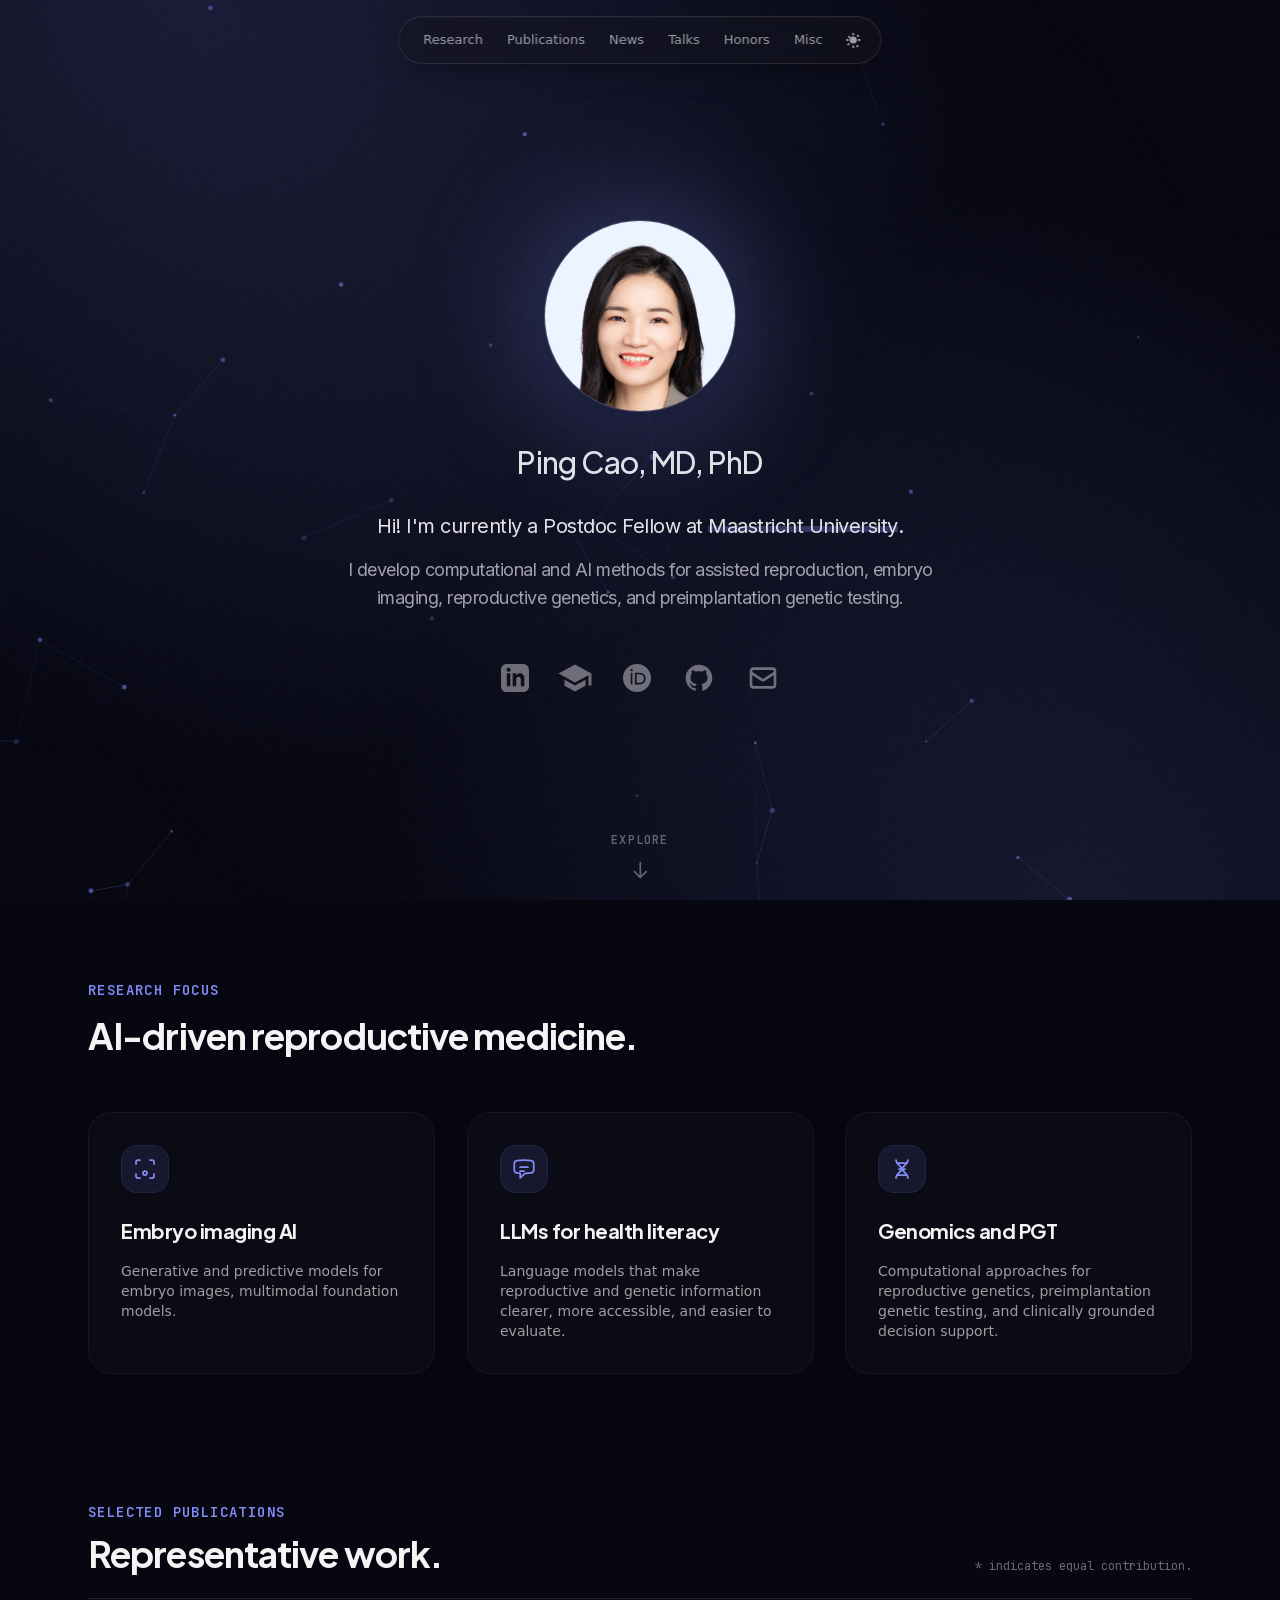
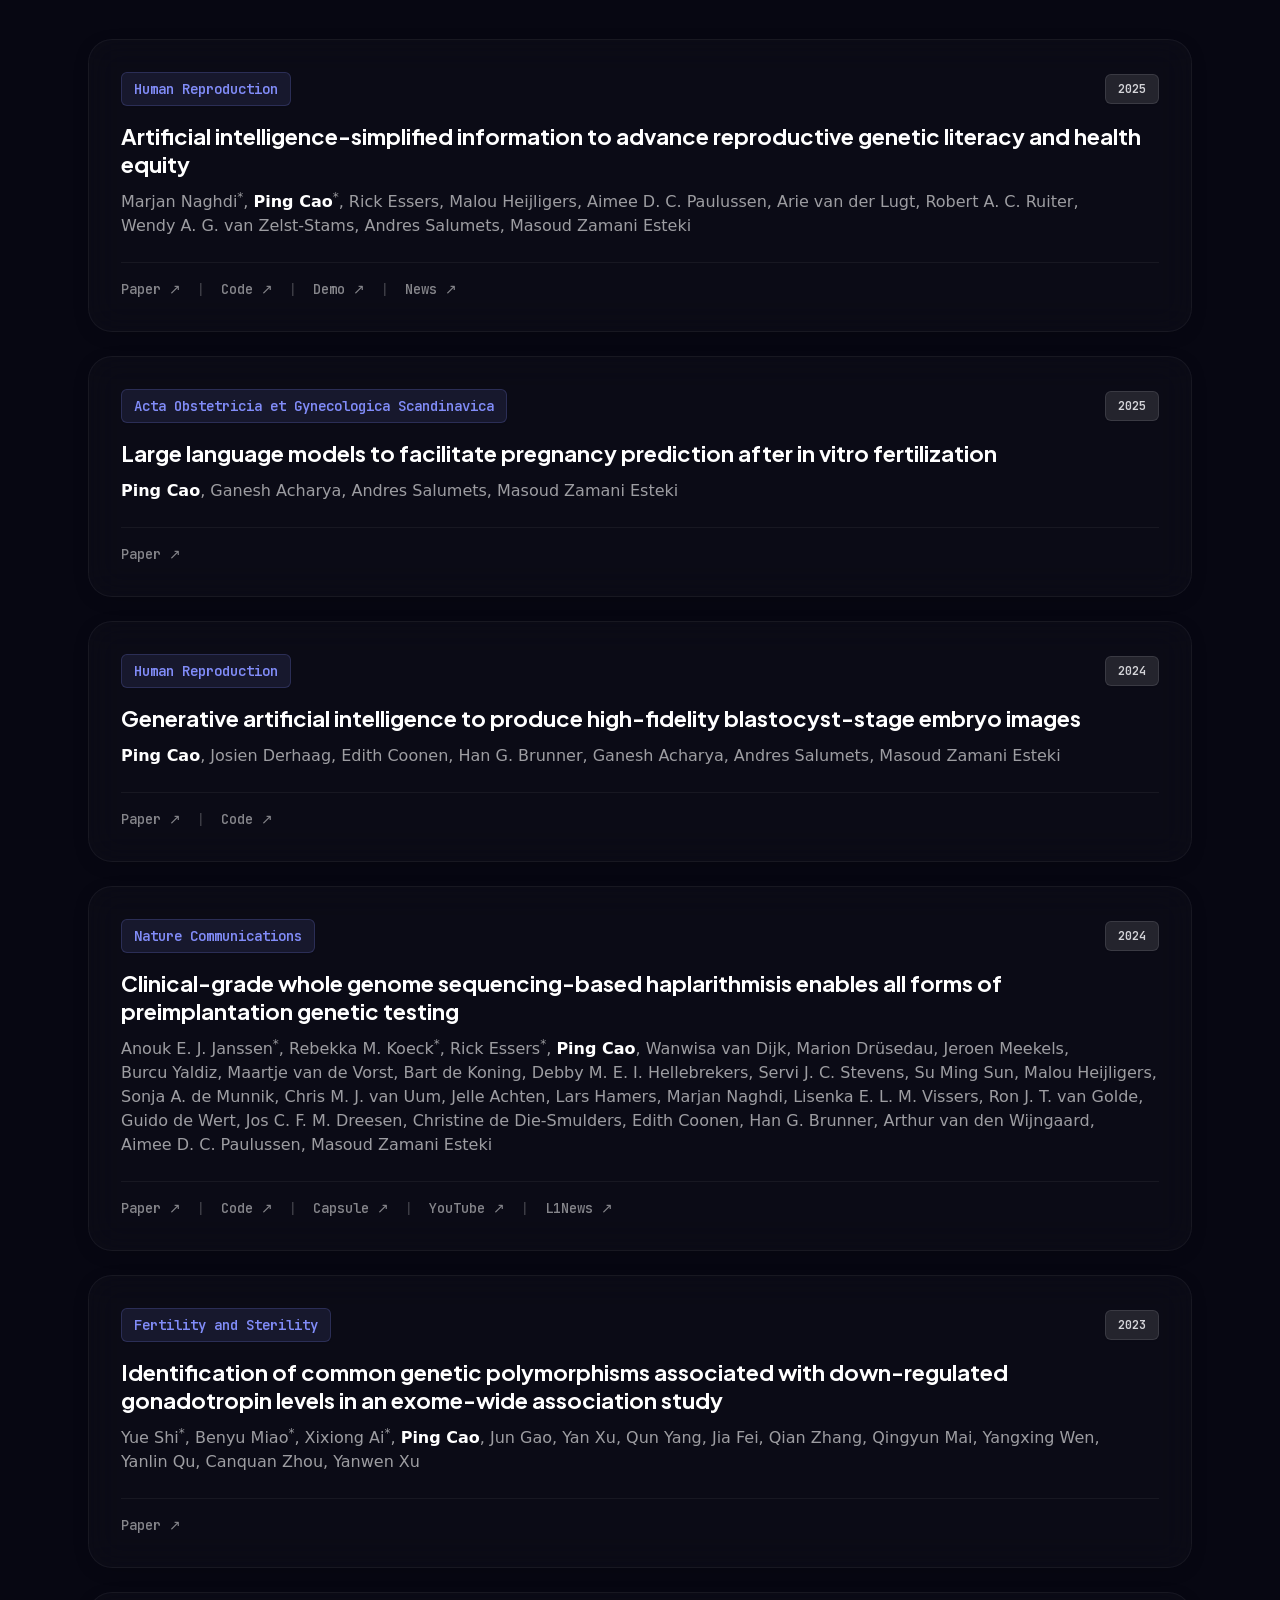
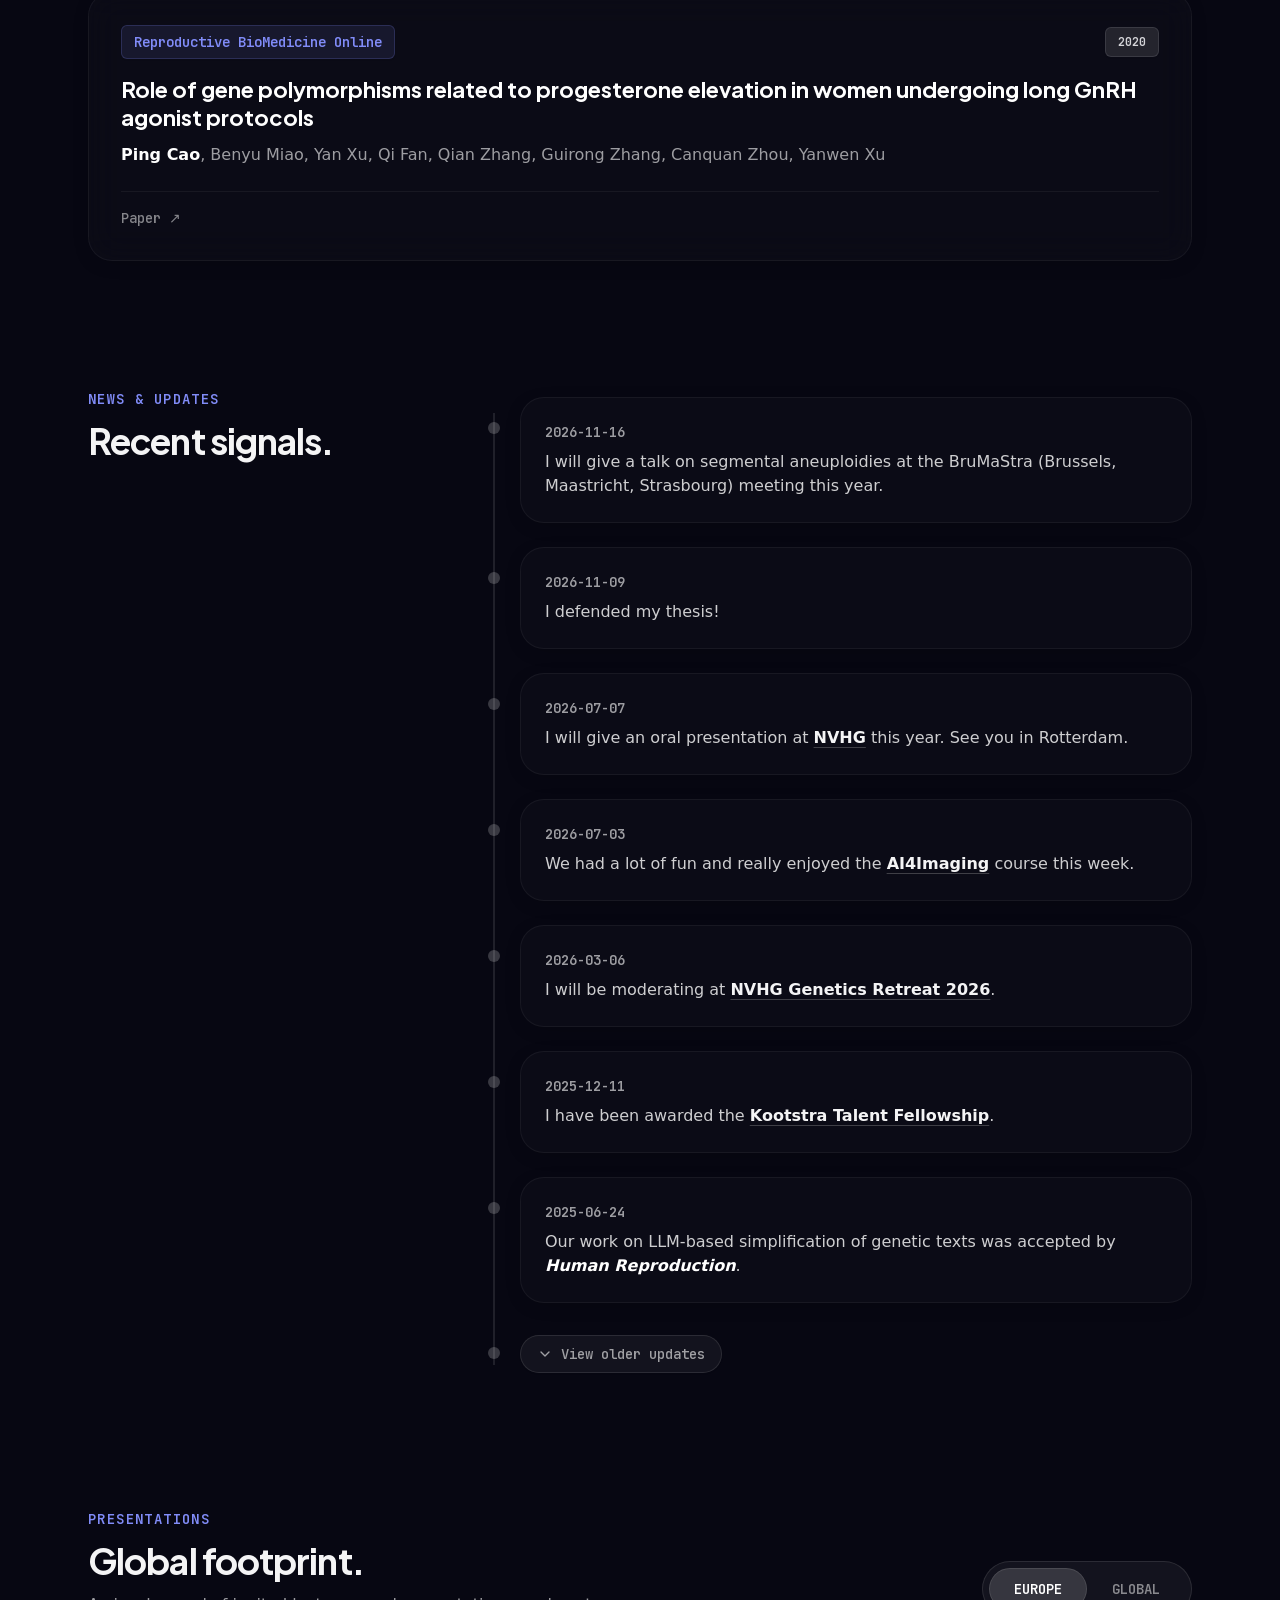
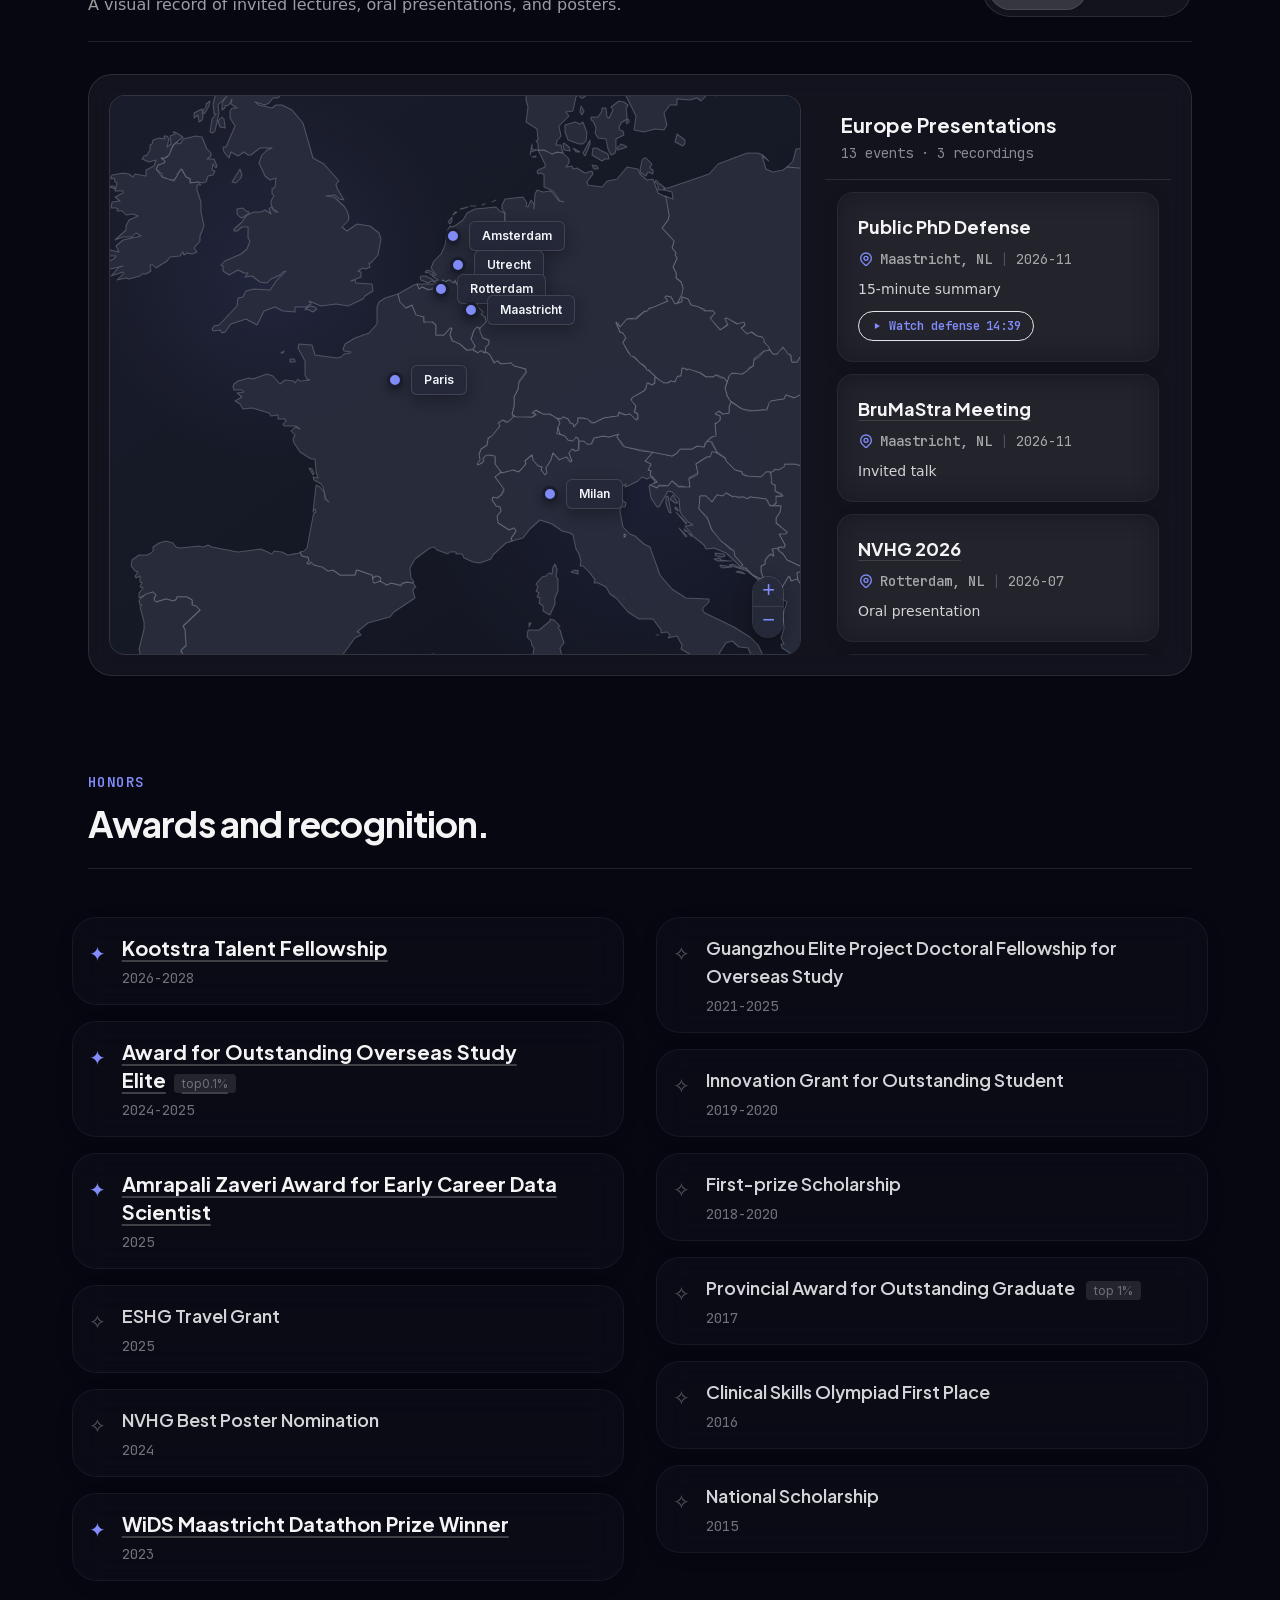
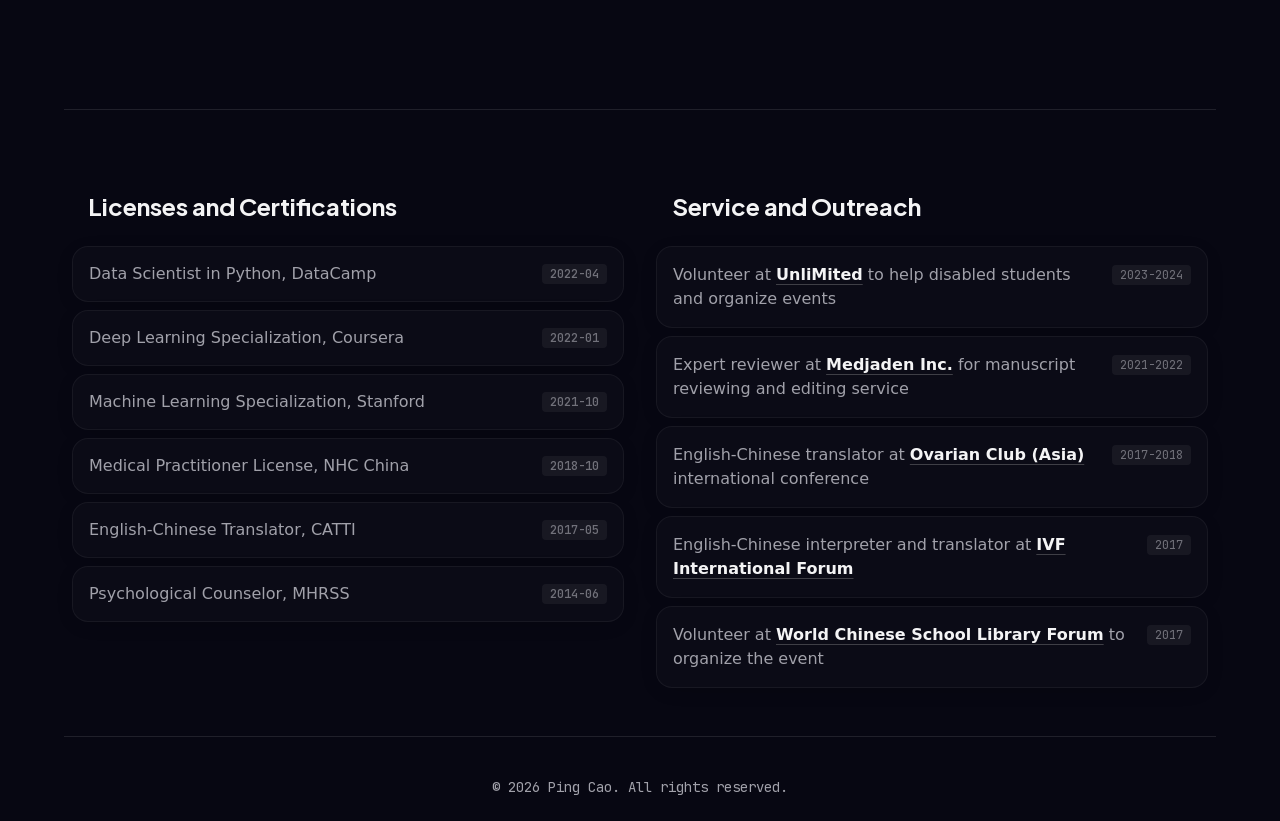
<file: index.html>
<!DOCTYPE html>
<html lang="en" class="dark">
<head>
  <meta charset="utf-8"/>
  <meta content="width=device-width, initial-scale=1" name="viewport"/>
  <title>AI for Reproductive Medicine</title>
  <meta content="Postdoctoral researcher at Maastricht University developing AI methods for IVF, embryo imaging, reproductive genetics, and preimplantation genetic testing." name="description"/>
  <meta content="Ping Cao, AI, IVF, PGT, embryology, machine learning, deep learning, LLM, Maastricht University, reproductive medicine" name="keywords"/>
  <meta content="Ping Cao" name="author"/>
  <link href="https://pingcaoai.github.io/" rel="canonical"/>
  <meta content="website" property="og:type"/>
  <meta content="Ping Cao" property="og:site_name"/>
  <meta content="AI for Reproductive Medicine" property="og:title"/>
  <meta content="Postdoctoral researcher at Maastricht University developing AI methods for IVF, embryo imaging, reproductive genetics, and preimplantation genetic testing." property="og:description"/>
  <meta content="https://pingcaoai.github.io/" property="og:url"/>
  <meta content="https://pingcaoai.github.io/thesis_images/site/profile-original.jpg" property="og:image"/>
  <meta content="https://pingcaoai.github.io/thesis_images/site/profile-original.jpg" property="og:image:secure_url"/>
  <meta content="image/jpeg" property="og:image:type"/>
  <meta content="1241" property="og:image:width"/>
  <meta content="1066" property="og:image:height"/>
  <meta content="Portrait of Ping Cao" property="og:image:alt"/>
  <meta content="summary" name="twitter:card"/>
  <meta content="AI for Reproductive Medicine" name="twitter:title"/>
  <meta content="Postdoctoral researcher at Maastricht University developing AI methods for IVF, embryo imaging, reproductive genetics, and preimplantation genetic testing." name="twitter:description"/>
  <meta content="https://pingcaoai.github.io/thesis_images/site/profile-original.jpg" name="twitter:image"/>
  <meta content="Portrait of Ping Cao" name="twitter:image:alt"/>
  <meta content="#fafafa" media="(prefers-color-scheme: light)" name="theme-color"/>
  <meta content="#070712" media="(prefers-color-scheme: dark)" name="theme-color"/>
  
  <!-- Favicon -->
  <link rel="icon" type="image/svg+xml" href="thesis_images/site/favicon-original.svg">

  <link rel="stylesheet" href="thesis_images/site/leaflet/leaflet.css"/>
  <style id="static-utilities">
/* Static utility CSS: generated once from the original page; no browser compiler or build needed. */
*,::before,::after{box-sizing:border-box;border-width:0;border-style:solid;border-color:#e4e4e7}html{line-height:1.5;-webkit-text-size-adjust:100%;tab-size:4;font-family:system-ui,-apple-system,BlinkMacSystemFont,"Segoe UI",sans-serif;scroll-behavior:smooth}body{margin:0}h1,h2,h3,h4,h5,h6,p,figure,blockquote{margin:0}h1,h2,h3,h4,h5,h6{font-size:inherit;font-weight:inherit}a{color:inherit;text-decoration:inherit}button,input,select,textarea{font:inherit;color:inherit;margin:0;padding:0;background:none}button{cursor:pointer}ul,ol{margin:0;padding:0;list-style:none}img,svg,video,canvas{display:block;vertical-align:middle}img,video{max-width:100%;height:auto}summary{display:list-item}strong{font-weight:bolder}sup{font-size:75%;line-height:0;position:relative;vertical-align:baseline;top:-.5em}button:focus-visible,a:focus-visible,summary:focus-visible{outline:2px solid rgb(var(--color-accent));outline-offset:4px}
@keyframes static-bounce{0%,100%{transform:translateY(-25%);animation-timing-function:cubic-bezier(.8,0,1,1)}50%{transform:none;animation-timing-function:cubic-bezier(0,0,.2,1)}}
.-ml-0\.5{margin-left:-0.125rem}
.-ml-1{margin-left:-0.25rem}
.-mx-4{margin-left:-1rem;margin-right:-1rem}
.-translate-x-1\/2{--u-x:-50%;transform:translate(var(--u-x,0),var(--u-y,0)) scale(var(--u-s,1))}
.\[\&\:\:-webkit-scrollbar\]\:hidden::-webkit-scrollbar{display:none}
.absolute{position:absolute}
.after\:-translate-x-1\/2::after{content:"";--u-x:-50%;transform:translate(var(--u-x,0),var(--u-y,0)) scale(var(--u-s,1))}
.after\:-z-10::after{content:"";z-index:-10}
.after\:absolute::after{content:"";position:absolute}
.after\:bg-accent::after{content:"";background-color:rgba(var(--color-accent),1)}
.after\:bg-accent\/20::after{content:"";background-color:rgba(var(--color-accent),0.2)}
.after\:bottom-1\.5::after{content:"";bottom:0.375rem}
.after\:bottom-\[4px\]::after{content:"";bottom:4px}
.after\:duration-300::after{content:"";transition-duration:300ms}
.after\:h-\[2px\]::after{content:"";height:2px}
.after\:h-\[6px\]::after{content:"";height:6px}
.after\:left-0::after{content:"";left:0rem}
.after\:left-1\/2::after{content:"";left:50%}
.after\:transition-all::after{content:"";transition-property:all;transition-duration:150ms}
.after\:w-0::after{content:"";width:0rem}
.after\:w-full::after{content:"";width:100%}
.animate-bounce{animation:static-bounce 1s infinite}
.antialiased{-webkit-font-smoothing:antialiased}
.aspect-\[4\/3\]{aspect-ratio:4/3}
.backdrop-blur-md{backdrop-filter:blur(12px)}
.backdrop-blur-sm{backdrop-filter:blur(4px)}
.bg-\[\#fafafa\]{background-color:#fafafa}
.bg-accent\/10{background-color:rgba(var(--color-accent),0.1)}
.bg-accent\/50{background-color:rgba(var(--color-accent),0.5)}
.bg-transparent{background-color:transparent}
.bg-white{background-color:rgba(255,255,255,1)}
.bg-white\/60{background-color:rgba(255,255,255,0.6)}
.bg-zinc-100{background-color:rgba(244,244,245,1)}
.bg-zinc-100\/80{background-color:rgba(244,244,245,0.8)}
.bg-zinc-200{background-color:rgba(228,228,231,1)}
.bg-zinc-300{background-color:rgba(212,212,216,1)}
.bg-zinc-50{background-color:rgba(250,250,250,1)}
.block{display:block}
.blur-2xl{filter:blur(40px)}
.border{border-width:1px}
.border-accent\/10{border-color:rgba(var(--color-accent),0.1)}
.border-accent\/20{border-color:rgba(var(--color-accent),0.2)}
.border-b{border-bottom-width:1px}
.border-t{border-top-width:1px}
.border-transparent{border-color:transparent}
.border-zinc-100{border-color:rgba(244,244,245,1)}
.border-zinc-200{border-color:rgba(228,228,231,1)}
.border-zinc-200\/50{border-color:rgba(228,228,231,0.5)}
.bottom-3{bottom:0.75rem}
.bottom-4{bottom:1rem}
.cursor-pointer{cursor:pointer}
.decoration-2{text-decoration-thickness:2px}
.decoration-accent\/40{text-decoration-color:rgba(var(--color-accent),0.4)}
.decoration-zinc-300{text-decoration-color:rgba(212,212,216,1)}
.duration-300{transition-duration:300ms}
.duration-500{transition-duration:500ms}
.duration-700{transition-duration:700ms}
.fixed{position:fixed}
.flex{display:flex}
.flex-1{flex:1 1 0%}
.flex-col{flex-direction:column}
.flex-wrap{flex-wrap:wrap}
.focus\:outline-none:focus{outline:none}
.font-bold{font-weight:700}
.font-display{font-family:"Plus Jakarta Sans",system-ui,-apple-system,BlinkMacSystemFont,"Segoe UI",sans-serif}
.font-medium{font-weight:500}
.font-mono{font-family:"JetBrains Mono",ui-monospace,SFMono-Regular,Menlo,monospace}
.font-normal{font-weight:400}
.font-sans{font-family:Inter,system-ui,-apple-system,BlinkMacSystemFont,"Segoe UI",sans-serif}
.font-semibold{font-weight:600}
.gap-1{gap:0.25rem}
.gap-1\.5{gap:0.375rem}
.gap-12{gap:3rem}
.gap-16{gap:4rem}
.gap-2{gap:0.5rem}
.gap-3{gap:0.75rem}
.gap-4{gap:1rem}
.gap-6{gap:1.5rem}
.gap-8{gap:2rem}
.gap-x-16{column-gap:4rem}
.gap-y-4{row-gap:1rem}
.grid{display:grid}
.grid-cols-1{grid-template-columns:repeat(1,minmax(0,1fr))}
.group:hover .group-hover\:bg-accent\/20{background-color:rgba(var(--color-accent),0.2)}
.group:hover .group-hover\:opacity-100{opacity:1.0}
.group:hover .group-hover\:scale-\[1\.03\]{--u-s:1.03;transform:translate(var(--u-x,0),var(--u-y,0)) scale(var(--u-s,1))}
.group:hover .group-hover\:scale-\[1\.2\]{--u-s:1.2;transform:translate(var(--u-x,0),var(--u-y,0)) scale(var(--u-s,1))}
.group:hover .group-hover\:text-accent{color:rgba(var(--color-accent),1)}
.h-10{height:2.5rem}
.h-12{height:3rem}
.h-36{height:9rem}
.h-4{height:1rem}
.h-6{height:1.5rem}
.h-7{height:1.75rem}
.h-8{height:2rem}
.h-\[12px\]{height:12px}
.h-\[16px\]{height:16px}
.h-\[400px\]{height:400px}
.h-full{height:100%}
.hidden{display:none}
.hover\:-translate-y-1:hover{--u-y:-0.25rem;transform:translate(var(--u-x,0),var(--u-y,0)) scale(var(--u-s,1))}
.hover\:after\:w-\[calc\(100\%-16px\)\]:hover::after{content:"";width:calc(100% - 16px)}
.hover\:bg-zinc-100:hover{background-color:rgba(244,244,245,1)}
.hover\:opacity-100:hover{opacity:1.0}
.hover\:scale-110:hover{--u-s:1.1;transform:translate(var(--u-x,0),var(--u-y,0)) scale(var(--u-s,1))}
.hover\:text-\[\#0A66C2\]:hover{color:#0A66C2}
.hover\:text-\[\#4285F4\]:hover{color:#4285F4}
.hover\:text-\[\#A6CE39\]:hover{color:#A6CE39}
.hover\:text-accent:hover{color:rgba(var(--color-accent),1)}
.hover\:text-zinc-900:hover{color:rgba(24,24,27,1)}
.hover\:underline:hover{text-decoration-line:underline}
.inline-block{display:inline-block}
.inline-flex{display:inline-flex}
.inset-0{inset:0rem}
.items-center{align-items:center}
.items-start{align-items:flex-start}
.justify-between{justify-content:space-between}
.justify-center{justify-content:center}
.leading-none{line-height:1}
.leading-relaxed{line-height:1.625}
.leading-snug{line-height:1.375}
.left-0{left:0rem}
.left-1\/2{left:50%}
.left-\[5px\]{left:5px}
.list-none{list-style:none}
.max-w-2xl{max-width:42rem}
.max-w-3xl{max-width:48rem}
.max-w-4xl{max-width:56rem}
.max-w-6xl{max-width:72rem}
.max-w-\[calc\(100\%-1rem\)\]{max-width:calc(100% - 1rem)}
.mb-10{margin-bottom:2.5rem}
.mb-12{margin-bottom:3rem}
.mb-14{margin-bottom:3.5rem}
.mb-16{margin-bottom:4rem}
.mb-2{margin-bottom:0.5rem}
.mb-2\.5{margin-bottom:0.625rem}
.mb-20{margin-bottom:5rem}
.mb-3{margin-bottom:0.75rem}
.mb-4{margin-bottom:1rem}
.mb-6{margin-bottom:1.5rem}
.mb-8{margin-bottom:2rem}
.min-h-\[100dvh\]{min-height:100dvh}
.ml-0\.5{margin-left:0.125rem}
.ml-2{margin-left:0.5rem}
.ml-3{margin-left:0.75rem}
.mt-0\.5{margin-top:0.125rem}
.mt-1{margin-top:0.25rem}
.mt-1\.5{margin-top:0.375rem}
.mt-10{margin-top:2.5rem}
.mt-3{margin-top:0.75rem}
.mt-4{margin-top:1rem}
.mt-6{margin-top:1.5rem}
.mt-8{margin-top:2rem}
.mt-auto{margin-top:auto}
.mx-auto{margin-left:auto;margin-right:auto}
.object-cover{object-fit:cover}
.opacity-80{opacity:0.8}
.opacity-90{opacity:0.9}
.outline-none{outline:none}
.overflow-hidden{overflow:hidden}
.overflow-x-auto{overflow-x:auto}
.overflow-y-auto{overflow-y:auto}
.p-1\.5{padding:0.375rem}
.p-3{padding:0.75rem}
.p-4{padding:1rem}
.p-5{padding:1.25rem}
.p-6{padding:1.5rem}
.p-8{padding:2rem}
.pb-20{padding-bottom:5rem}
.pb-4{padding-bottom:1rem}
.pb-6{padding-bottom:1.5rem}
.pl-8{padding-left:2rem}
.pointer-events-none{pointer-events:none}
.pr-2{padding-right:0.5rem}
.pr-3{padding-right:0.75rem}
.pt-10{padding-top:2.5rem}
.pt-20{padding-top:5rem}
.pt-24{padding-top:6rem}
.pt-4{padding-top:1rem}
.px-2{padding-left:0.5rem;padding-right:0.5rem}
.px-3{padding-left:0.75rem;padding-right:0.75rem}
.px-4{padding-left:1rem;padding-right:1rem}
.px-6{padding-left:1.5rem;padding-right:1.5rem}
.py-0\.5{padding-top:0.125rem;padding-bottom:0.125rem}
.py-1\.5{padding-top:0.375rem;padding-bottom:0.375rem}
.py-2{padding-top:0.5rem;padding-bottom:0.5rem}
.py-2\.5{padding-top:0.625rem;padding-bottom:0.625rem}
.relative{position:relative}
.ring-4{box-shadow:0 0 0 4px var(--u-ring,rgba(255,255,255,.5))}
.ring-white\/90{--u-ring:rgba(255,255,255,0.9)}
.rounded{border-radius:.25rem}
.rounded-2xl{border-radius:1rem}
.rounded-3xl{border-radius:1.5rem}
.rounded-full{border-radius:9999px}
.rounded-md{border-radius:.375rem}
.selection\:bg-accent\/20::selection{background-color:rgba(var(--color-accent),0.2)}
.selection\:text-accent::selection{color:rgba(var(--color-accent),1)}
.self-start{align-self:flex-start}
.shadow-sm{box-shadow:0 1px 2px 0 rgb(0 0 0 / .05)}
.shadow-xl{box-shadow:0 20px 25px -5px rgb(0 0 0 / .1),0 8px 10px -6px rgb(0 0 0 / .1)}
.shrink-0{flex-shrink:0}
.space-y-2 > :not([hidden]) ~ :not([hidden]){margin-top:0.5rem}
.space-y-3 > :not([hidden]) ~ :not([hidden]){margin-top:0.75rem}
.space-y-4 > :not([hidden]) ~ :not([hidden]){margin-top:1rem}
.sticky{position:sticky}
.text-2xl{font-size:1.5rem;line-height:2rem}
.text-3xl{font-size:1.875rem;line-height:2.25rem}
.text-\[10px\]{font-size:10px}
.text-\[12px\]{font-size:12px}
.text-accent{color:rgba(var(--color-accent),1)}
.text-balance{text-wrap:balance}
.text-base{font-size:1rem;line-height:1.5rem}
.text-center{text-align:center}
.text-lg{font-size:1.125rem;line-height:1.75rem}
.text-sm{font-size:.875rem;line-height:1.25rem}
.text-xl{font-size:1.25rem;line-height:1.75rem}
.text-xs{font-size:.75rem;line-height:1rem}
.text-zinc-300{color:rgba(212,212,216,1)}
.text-zinc-400{color:rgba(161,161,170,1)}
.text-zinc-500{color:rgba(113,113,122,1)}
.text-zinc-600{color:rgba(82,82,91,1)}
.text-zinc-700{color:rgba(63,63,70,1)}
.text-zinc-800{color:rgba(39,39,42,1)}
.text-zinc-900{color:rgba(24,24,27,1)}
.top-3{top:0.75rem}
.top-32{top:8rem}
.top-6{top:1.5rem}
.top-\[12px\]{top:12px}
.top-\[21px\]{top:21px}
.touch-pan-x{touch-action:pan-x}
.tracking-tight{letter-spacing:-.025em}
.tracking-widest{letter-spacing:.1em}
.transition-all{transition-property:all;transition-duration:150ms}
.transition-colors{transition-property:color,background-color,border-color,text-decoration-color,fill,stroke;transition-duration:150ms}
.transition-transform{transition-property:transform;transition-duration:150ms}
.underline{text-decoration-line:underline}
.underline-offset-4{text-underline-offset:4px}
.uppercase{text-transform:uppercase}
.w-12{width:3rem}
.w-36{width:9rem}
.w-4{width:1rem}
.w-6{width:1.5rem}
.w-7{width:1.75rem}
.w-8{width:2rem}
.w-\[12px\]{width:12px}
.w-\[16px\]{width:16px}
.w-\[2px\]{width:2px}
.w-full{width:100%}
.w-max{width:max-content}
.whitespace-nowrap{white-space:nowrap}
.z-0{z-index:0}
.z-10{z-index:10}
.z-20{z-index:20}
.z-50{z-index:50}
.z-\[-2\]{z-index:-2}
@media(min-width:1024px){.lg\:aspect-auto{aspect-ratio:auto}}
@media(min-width:1024px){.lg\:flex-row{flex-direction:row}}
@media(min-width:1024px){.lg\:h-\[560px\]{height:560px}}
@media(min-width:1024px){.lg\:w-1\/3{width:33.333333%}}
@media(min-width:1024px){.lg\:w-2\/3{width:66.666667%}}
@media(min-width:768px){.md\:after\:bottom-\[6px\]::after{content:"";bottom:6px}}
@media(min-width:768px){.md\:blur-3xl{filter:blur(64px)}}
@media(min-width:768px){.md\:bottom-5{bottom:1.25rem}}
@media(min-width:768px){.md\:flex-row{flex-direction:row}}
@media(min-width:768px){.md\:gap-3{gap:0.75rem}}
@media(min-width:768px){.md\:gap-4{gap:1rem}}
@media(min-width:768px){.md\:gap-8{gap:2rem}}
@media(min-width:768px){.md\:grid-cols-2{grid-template-columns:repeat(2,minmax(0,1fr))}}
@media(min-width:768px){.md\:grid-cols-3{grid-template-columns:repeat(3,minmax(0,1fr))}}
@media(min-width:768px){.md\:grid-cols-\[1fr_2fr\]{grid-template-columns:1fr 2fr}}
@media(min-width:768px){.md\:h-48{height:12rem}}
@media(min-width:768px){.md\:h-5{height:1.25rem}}
@media(min-width:768px){.md\:h-7{height:1.75rem}}
@media(min-width:768px){.md\:h-8{height:2rem}}
@media(min-width:768px){.md\:h-9{height:2.25rem}}
@media(min-width:768px){.md\:h-\[18px\]{height:18px}}
@media(min-width:768px){.md\:h-\[46px\]{height:46px}}
@media(min-width:768px){.md\:hover\:after\:w-\[calc\(100\%-24px\)\]:hover::after{content:"";width:calc(100% - 24px)}}
@media(min-width:768px){.md\:items-center{align-items:center}}
@media(min-width:768px){.md\:items-end{align-items:flex-end}}
@media(min-width:768px){.md\:leading-\[1\.7\]{line-height:1.7}}
@media(min-width:768px){.md\:mb-20{margin-bottom:5rem}}
@media(min-width:768px){.md\:mb-24{margin-bottom:6rem}}
@media(min-width:768px){.md\:mb-32{margin-bottom:8rem}}
@media(min-width:768px){.md\:mb-8{margin-bottom:2rem}}
@media(min-width:768px){.md\:ml-0{margin-left:0rem}}
@media(min-width:768px){.md\:ml-1{margin-left:0.25rem}}
@media(min-width:768px){.md\:mt-0{margin-top:0rem}}
@media(min-width:768px){.md\:mt-12{margin-top:3rem}}
@media(min-width:768px){.md\:mt-4{margin-top:1rem}}
@media(min-width:768px){.md\:p-5{padding:1.25rem}}
@media(min-width:768px){.md\:p-6{padding:1.5rem}}
@media(min-width:768px){.md\:p-8{padding:2rem}}
@media(min-width:768px){.md\:px-3{padding-left:0.75rem;padding-right:0.75rem}}
@media(min-width:768px){.md\:self-end{align-self:flex-end}}
@media(min-width:768px){.md\:text-2xl{font-size:1.5rem;line-height:2rem}}
@media(min-width:768px){.md\:text-3xl{font-size:1.875rem;line-height:2.25rem}}
@media(min-width:768px){.md\:text-4xl{font-size:2.25rem;line-height:2.5rem}}
@media(min-width:768px){.md\:text-\[13px\]{font-size:13px}}
@media(min-width:768px){.md\:text-\[22px\]{font-size:22px}}
@media(min-width:768px){.md\:text-base{font-size:1rem;line-height:1.5rem}}
@media(min-width:768px){.md\:text-sm{font-size:.875rem;line-height:1.25rem}}
@media(min-width:768px){.md\:text-xl{font-size:1.25rem;line-height:1.75rem}}
@media(min-width:768px){.md\:text-xs{font-size:.75rem;line-height:1rem}}
@media(min-width:768px){.md\:top-4{top:1rem}}
@media(min-width:768px){.md\:top-\[25px\]{top:25px}}
@media(min-width:768px){.md\:w-48{width:12rem}}
@media(min-width:768px){.md\:w-5{width:1.25rem}}
@media(min-width:768px){.md\:w-7{width:1.75rem}}
@media(min-width:768px){.md\:w-8{width:2rem}}
@media(min-width:768px){.md\:w-9{width:2.25rem}}
@media(min-width:768px){.md\:w-\[18px\]{width:18px}}
@media(min-width:640px){.sm\:block{display:block}}
@media(min-width:640px){.sm\:text-lg{font-size:1.125rem;line-height:1.75rem}}
@media(min-width:640px){.sm\:text-xl{font-size:1.25rem;line-height:1.75rem}}
.dark .dark\:after\:bg-accent\/30::after{content:"";background-color:rgba(var(--color-accent),0.3)}
.dark .dark\:bg-\[\#070712\]{background-color:#070712}
.dark .dark\:bg-accent\/40{background-color:rgba(var(--color-accent),0.4)}
.dark .dark\:bg-black\/30{background-color:rgba(0,0,0,0.3)}
.dark .dark\:bg-white\/10{background-color:rgba(255,255,255,0.1)}
.dark .dark\:bg-white\/15{background-color:rgba(255,255,255,0.15)}
.dark .dark\:bg-white\/20{background-color:rgba(255,255,255,0.2)}
.dark .dark\:bg-white\/5{background-color:rgba(255,255,255,0.05)}
.dark .dark\:border-white\/10{border-color:rgba(255,255,255,0.1)}
.dark .dark\:border-white\/20{border-color:rgba(255,255,255,0.2)}
.dark .dark\:border-white\/5{border-color:rgba(255,255,255,0.05)}
.dark .dark\:decoration-zinc-700{text-decoration-color:rgba(63,63,70,1)}
.group:hover .dark .dark\:group-hover\:bg-accent\/30{background-color:rgba(var(--color-accent),0.3)}
.group:hover .dark .dark\:group-hover\:text-accent{color:rgba(var(--color-accent),1)}
.dark .dark\:hover\:bg-white\/10:hover{background-color:rgba(255,255,255,0.1)}
.dark .dark\:hover\:text-\[\#818cf8\]:hover{color:#818cf8}
.dark .dark\:hover\:text-accent:hover{color:rgba(var(--color-accent),1)}
.dark .dark\:hover\:text-white:hover{color:rgba(255,255,255,1)}
.dark .dark\:opacity-100{opacity:1.0}
.dark .dark\:ring-white\/10{--u-ring:rgba(255,255,255,0.1)}
.dark .dark\:selection\:text-accent::selection{color:rgba(var(--color-accent),1)}
.dark .dark\:text-white{color:rgba(255,255,255,1)}
.dark .dark\:text-white\/20{color:rgba(255,255,255,0.2)}
.dark .dark\:text-white\/30{color:rgba(255,255,255,0.3)}
.dark .dark\:text-white\/40{color:rgba(255,255,255,0.4)}
.dark .dark\:text-white\/50{color:rgba(255,255,255,0.5)}
.dark .dark\:text-white\/60{color:rgba(255,255,255,0.6)}
.dark .dark\:text-white\/80{color:rgba(255,255,255,0.8)}
.dark .dark\:text-zinc-100{color:rgba(244,244,245,1)}
.dark .dark\:text-zinc-200{color:rgba(228,228,231,1)}
.dark .dark\:text-zinc-300{color:rgba(212,212,216,1)}
.dark .dark\:text-zinc-400{color:rgba(161,161,170,1)}
.dark .dark\:text-zinc-500{color:rgba(113,113,122,1)}
  </style>

  <!-- Theme initialization -->
  <script>
    // Set dark mode as the absolute default, unless the user explicitly toggled to light mode previously
    if ((() => { try { return localStorage.getItem('color-theme'); } catch { return null; } })() === 'light') {
      document.documentElement.classList.remove('dark');
    } else {
      document.documentElement.classList.add('dark');
    }
  </script>
  
  <!-- Custom CSS -->
  <style>
    /* CSS Variables for Dynamic Accent Color (Premium Tech Indigo) */
    :root {
      --color-accent: 79, 70, 229;  /* Indigo-600 */
    }
    .dark {
      --color-accent: 129, 140, 248; /* Indigo-400 */
    }

    body {
      overflow-x: hidden;
      -webkit-font-smoothing: antialiased;
      -moz-osx-font-smoothing: grayscale;
    }

    /* Elegant Noise Texture Background */
    .bg-noise {
      position: fixed;
      top: 0; left: 0; width: 100vw; height: 100vh;
      z-index: -1;
      opacity: 0.03;
      pointer-events: none;
      background-image: url("data:image/svg+xml,%3Csvg viewBox='0 0 200 200' xmlns='http://www.w3.org/2000/svg'%3E%3Cfilter id='noiseFilter'%3E%3CfeTurbulence type='fractalNoise' baseFrequency='0.9' numOctaves='3' stitchTiles='stitch'/%3E%3C/filter%3E%3Crect width='100%25' height='100%25' filter='url(%23noiseFilter)'/%3E%3C/svg%3E");
    }
    .dark .bg-noise {
      opacity: 0.02;
    }

    /* Global Ambient Glow (The Core of the Starry Theme) */
    .global-bg-glow {
      position: fixed;
      top: 0; left: 0; width: 100vw; height: 100vh;
      z-index: -3; 
      pointer-events: none;
      background: radial-gradient(ellipse at 50% 0%, rgba(var(--color-accent), 0.04) 0%, transparent 70%);
      transition: background 0.7s ease;
    }
    .dark .global-bg-glow {
      background: 
        radial-gradient(circle at 15% 0%, rgba(var(--color-accent), 0.16) 0%, transparent 55%),
        radial-gradient(circle at 85% 100%, rgba(var(--color-accent), 0.12) 0%, transparent 50%),
        radial-gradient(circle at 50% 50%, rgba(var(--color-accent), 0.05) 0%, transparent 80%);
    }

    /* =========================================
       iOS Style Floating Glass Navigation
       ========================================= */
    .ios-glass-nav {
      background: rgba(255, 255, 255, 0.55);
      backdrop-filter: blur(24px) saturate(180%);
      -webkit-backdrop-filter: blur(24px) saturate(180%);
      border: 1px solid rgba(255, 255, 255, 0.7);
      box-shadow: 0 10px 30px -10px rgba(0, 0, 0, 0.1), inset 0 1px 0 rgba(255, 255, 255, 0.6);
    }
    .dark .ios-glass-nav {
      background: rgba(20, 20, 25, 0.55);
      border: 1px solid rgba(255, 255, 255, 0.1);
      box-shadow: 0 10px 30px -10px rgba(0, 0, 0, 0.5), inset 0 1px 0 rgba(255, 255, 255, 0.03);
    }

    /* =========================================
       iOS Nav Figma Spotlight Hover Effect
       ========================================= */
    .ios-glass-nav::before {
      content: "";
      position: absolute;
      inset: 0;
      border-radius: inherit;
      background: radial-gradient(
        250px circle at var(--mouse-x, 50%) var(--mouse-y, 50%),
        rgba(var(--color-accent), 0.08),
        transparent 40%
      );
      opacity: 0;
      transition: opacity 0.5s ease;
      pointer-events: none;
      z-index: 0;
    }
    .dark .ios-glass-nav::before {
      background: radial-gradient(
        250px circle at var(--mouse-x, 50%) var(--mouse-y, 50%),
        rgba(var(--color-accent), 0.15),
        transparent 40%
      );
    }
    .ios-glass-nav:hover::before {
      opacity: 1;
    }

    /* Edge Rim Light for Nav */
    .ios-glass-nav::after {
      content: "";
      position: absolute;
      inset: -1px; /* Overlaps perfectly with the existing 1px border */
      border-radius: inherit;
      padding: 1px;
      background: radial-gradient(
        200px circle at var(--mouse-x, 50%) var(--mouse-y, 50%),
        rgba(var(--color-accent), 0.8),
        transparent 40%
      );
      -webkit-mask: linear-gradient(#fff 0 0) content-box, linear-gradient(#fff 0 0);
      -webkit-mask-composite: xor;
      mask-composite: exclude;
      opacity: 0;
      transition: opacity 0.5s ease;
      pointer-events: none;
      z-index: 1;
    }
    .ios-glass-nav:hover::after {
      opacity: 1;
    }

    /* =========================================
       UX Peak / Figma Motion: Spotlight Glass Card
       ========================================= */
    .figma-glow-card {
      position: relative;
      background: rgba(255, 255, 255, 0.4);
      backdrop-filter: blur(16px);
      -webkit-backdrop-filter: blur(16px);
      border: 1px solid rgba(0, 0, 0, 0.04);
      box-shadow: 0 4px 24px -12px rgba(0, 0, 0, 0.05);
      transition: transform 0.5s cubic-bezier(0.16, 1, 0.3, 1), box-shadow 0.5s ease;
    }
    
    .dark .figma-glow-card {
      background: rgba(255, 255, 255, 0.02);
      border: 1px solid rgba(255, 255, 255, 0.05);
      box-shadow: 0 4px 24px -12px rgba(0, 0, 0, 0.4);
    }
    
    .figma-glow-card:hover {
      transform: translateY(-4px);
      box-shadow: 0 16px 40px -16px rgba(var(--color-accent), 0.15);
    }
    
    .dark .figma-glow-card:hover {
      box-shadow: 0 16px 40px -16px rgba(var(--color-accent), 0.25);
    }

    /* Spotlight Inner Glow */
    .figma-glow-card::before {
      content: "";
      position: absolute;
      inset: 0;
      border-radius: inherit;
      background: radial-gradient(
        600px circle at var(--mouse-x, 50%) var(--mouse-y, 50%),
        rgba(var(--color-accent), 0.06),
        transparent 40%
      );
      opacity: 0;
      transition: opacity 0.5s ease;
      pointer-events: none;
      z-index: 0;
    }
    
    .dark .figma-glow-card::before {
      background: radial-gradient(
        600px circle at var(--mouse-x, 50%) var(--mouse-y, 50%),
        rgba(var(--color-accent), 0.12),
        transparent 40%
      );
    }
    
    .figma-glow-card:hover::before {
      opacity: 1;
    }

    /* Spotlight Border Glow (Using CSS Masking) */
    .figma-glow-card::after {
      content: "";
      position: absolute;
      inset: 0;
      border-radius: inherit;
      padding: 1px; /* Glow border thickness */
      background: radial-gradient(
        400px circle at var(--mouse-x, 50%) var(--mouse-y, 50%),
        rgba(var(--color-accent), 0.6),
        transparent 40%
      );
      -webkit-mask: linear-gradient(#fff 0 0) content-box, linear-gradient(#fff 0 0);
      -webkit-mask-composite: xor;
      mask-composite: exclude;
      opacity: 0;
      transition: opacity 0.5s ease;
      pointer-events: none;
      z-index: 1;
    }
    
    .figma-glow-card:hover::after {
      opacity: 1;
    }

    /* Interactive Elements inside the card */
    .figma-glow-card:hover .icon-box {
      background-color: rgb(var(--color-accent));
      color: #ffffff !important;
      border-color: rgb(var(--color-accent));
      box-shadow: 0 4px 16px rgba(var(--color-accent), 0.3);
      transform: scale(1.05);
    }
    .figma-glow-card:hover .icon-box svg {
      stroke: #ffffff;
    }

    /* Guaranteed glowing effect for Timeline Dots */
    .timeline-dot {
      transition: all 0.4s cubic-bezier(0.16, 1, 0.3, 1);
      border: none;
      outline: none;
      box-shadow: none;
    }
    .group:hover .timeline-dot {
      background-color: rgb(var(--color-accent)) !important;
      box-shadow: 0 0 14px 2px rgba(var(--color-accent), 0.6) !important;
      transform: scale(1.5) !important;
    }

    /* UPGRADED: Premium Biotech Scroll reveal animation */
    .reveal {
      opacity: 1;
      transform: none;
      transition: opacity 1.2s cubic-bezier(0.16, 1, 0.3, 1),
                  transform 1.2s cubic-bezier(0.16, 1, 0.3, 1);
      will-change: opacity, transform;
    }
    .reveal.active {
      opacity: 1;
      transform: translateY(0) scale(1);
    }

    /* Avatar Breathing Glow Animation */
    @keyframes avatar-breathe {
      0%, 100% { transform: scale(1.05); opacity: 0.5; }
      50% { transform: scale(1.15); opacity: 0.8; }
    }
    .animate-avatar-breathe {
      animation: avatar-breathe 4s ease-in-out infinite;
    }

    /* Staggered reveals for lists */
    .stagger-1 { transition-delay: 0.1s; }
    .stagger-2 { transition-delay: 0.2s; }
    .stagger-3 { transition-delay: 0.3s; }

    /* Custom scrollbar */
    ::-webkit-scrollbar {
      width: 8px;
    }
    ::-webkit-scrollbar-track {
      background: transparent; 
    }
    ::-webkit-scrollbar-thumb {
      background: #cbd5e1; 
      border-radius: 4px;
    }
    .dark ::-webkit-scrollbar-thumb {
      background: rgba(255,255,255,0.15); 
    }
    ::-webkit-scrollbar-thumb:hover {
      background: #94a3b8; 
    }
    .dark ::-webkit-scrollbar-thumb:hover {
      background: rgba(255,255,255,0.25); 
    }

    /* Clinical-tech Leaflet Map Styles */
    .leaflet-container {
      background:
        radial-gradient(circle at 24% 32%, rgba(var(--color-accent), 0.03), transparent 24%),
        radial-gradient(circle at 78% 72%, rgba(var(--color-accent), 0.02), transparent 28%),
        linear-gradient(135deg, #f8fafc 0%, #f1f5f9 100%) !important;
      font-family: 'Inter', sans-serif;
    }
    .dark .leaflet-container {
      background:
        radial-gradient(circle at 24% 32%, rgba(var(--color-accent), 0.06), transparent 26%),
        radial-gradient(circle at 78% 72%, rgba(var(--color-accent), 0.04), transparent 30%),
        linear-gradient(135deg, #070712 0%, #0a0a14 100%) !important;
    }

    .leaflet-control-attribution {
      display: none !important;
    }

    .leaflet-control-zoom {
      border: 1px solid rgba(var(--color-accent), 0.15) !important;
      box-shadow: 0 4px 15px rgba(0, 0, 0, 0.05) !important;
      margin: 16px !important;
      border-radius: 999px !important;
      overflow: hidden;
    }

    .leaflet-control-zoom a {
      background-color: rgba(255, 255, 255, 0.96) !important;
      color: rgb(var(--color-accent)) !important;
      border-color: rgba(0, 0, 0, 0.05) !important;
      font-weight: 500 !important;
    }

    .leaflet-control-zoom a:hover {
      background-color: #f1f5f9 !important;
    }

    .dark .leaflet-control-zoom a {
      background-color: rgba(255, 255, 255, 0.05) !important;
      color: rgb(var(--color-accent)) !important;
      border-color: rgba(255, 255, 255, 0.05) !important;
    }

    .leaflet-control-container {
      z-index: 40 !important;
    }

    .leaflet-div-icon {
      background: transparent !important;
      border: none !important;
    }

    /* Markers */
    .bl-marker-wrapper {
      display: flex;
      align-items: center;
      transform: translate(-8px, -8px);
      pointer-events: none;
      transition: z-index 0s;
    }

    .bl-marker-dot {
      width: 16px;
      height: 16px;
      background: rgb(var(--color-accent));
      border: 3px solid #ffffff;
      border-radius: 50%;
      box-shadow: 0 4px 10px rgba(var(--color-accent), 0.4);
      flex-shrink: 0;
      transition: all 0.3s ease;
    }

    .bl-marker-dot.pulse {
      animation: bl-pulse 2.5s infinite cubic-bezier(0.16, 1, 0.3, 1);
    }

    @keyframes bl-pulse {
      0% { box-shadow: 0 0 0 0 rgba(var(--color-accent), 0.5); }
      70% { box-shadow: 0 0 0 14px rgba(var(--color-accent), 0); }
      100% { box-shadow: 0 0 0 0 rgba(var(--color-accent), 0); }
    }

    .bl-marker-label {
      background-color: rgba(255, 255, 255, 0.96);
      color: #0f172a;
      padding: 5px 12px;
      margin-left: 8px;
      border-radius: 6px;
      font-size: 12px;
      font-weight: 600;
      box-shadow: 0 4px 15px rgba(0, 0, 0, 0.08);
      border: 1px solid rgba(0,0,0,0.05);
      white-space: nowrap;
      transition: all 0.3s cubic-bezier(0.16, 1, 0.3, 1);
    }

    .dark .bl-marker-dot {
      background: rgb(var(--color-accent));
      border-color: #070712;
      box-shadow: 0 4px 10px rgba(0, 0, 0, 0.6);
    }

    .dark .bl-marker-label {
      background-color: rgba(20, 20, 25, 0.95);
      color: #f1f5f9;
      border-color: rgba(255,255,255,0.08);
      box-shadow: 0 4px 15px rgba(0, 0, 0, 0.5);
    }

    .bl-marker-wrapper.highlight {
      z-index: 1000 !important;
    }

    .bl-marker-wrapper.highlight .bl-marker-dot {
      background: #fff;
      border-color: rgb(var(--color-accent));
      box-shadow: 0 0 0 6px rgba(var(--color-accent), 0.2);
      transform: scale(1.15);
    }

    .dark .bl-marker-wrapper.highlight .bl-marker-dot {
      background: #070712;
      border-color: rgb(var(--color-accent));
      box-shadow: 0 0 0 6px rgba(var(--color-accent), 0.3);
    }

    .bl-marker-wrapper.highlight .bl-marker-label {
      border-color: rgb(var(--color-accent));
      color: rgb(var(--color-accent));
      transform: scale(1.05) translateX(4px);
    }

    .dark .bl-marker-wrapper.highlight .bl-marker-label {
      border-color: rgb(var(--color-accent));
      color: rgb(var(--color-accent));
    }

    /* List Hover Interactions */
    .talk-list-item:hover h5,
    .talk-list-item:focus h5 {
      color: rgb(var(--color-accent));
    }
  </style>
<style>
    /* Static-page resilience and keyboard/mobile navigation. */
    html{--nav-anchor-offset:88px}
    section[id]{scroll-margin-top:var(--nav-anchor-offset)}
    .reveal{opacity:1;transform:none}
    [hidden]{display:none!important}
    @media(prefers-reduced-motion:reduce){html{scroll-behavior:auto}*,::before,::after{animation:none!important;transition:none!important}#network-canvas{display:none}}
    .presentation-map-fallback{padding:24px;color:inherit;opacity:.7;font-size:14px}
</style>
<noscript><style>.talk-list-item.hidden{display:block}.map-tab-btn,#theme-toggle,#list-count,[data-presentation-map-panel]{display:none}[data-presentation-events-panel]{width:100%;height:auto}[data-presentation-events-panel] .overflow-y-auto{overflow:visible}</style></noscript>
<link rel="stylesheet" href="thesis_images/site/fonts/fonts.css">
<style id="navigation-mobile-style">
/* Misc: static image archive. Content remains readable without JavaScript. */
html{scroll-padding-top:var(--nav-anchor-offset,88px)}
/* Keep all six navigation links, including Misc, visible on narrow phones. */
@media(max-width:540px){header.ios-glass-nav{width:max-content;max-width:calc(100% - 16px);border-radius:18px}header.ios-glass-nav>div{height:44px;min-height:44px;padding:5px 6px;overflow:hidden;justify-content:center}header.ios-glass-nav nav{min-width:0;flex:0 1 auto;display:flex;flex-wrap:nowrap;justify-content:flex-start;white-space:nowrap;gap:3px}header.ios-glass-nav nav a{flex:0 0 auto;padding:6px 1px;font-size:10.5px;letter-spacing:-.02em}header.ios-glass-nav #theme-toggle{flex:0 0 28px;width:28px;height:28px;margin-left:2px}}

</style>
<style id="navigation-motion-style">
/* Precise floating navigation with restrained motion. */
html{scroll-padding-top:var(--nav-anchor-offset,88px)}
html.navigation-motion-ready{scroll-behavior:auto}
section[id]{scroll-margin-top:var(--nav-anchor-offset,88px)}
header.ios-glass-nav nav .nav-link{position:relative;transition:color .22s ease}
header.ios-glass-nav nav .nav-link[aria-current]{color:rgb(var(--color-accent));font-weight:600}
header.ios-glass-nav nav .nav-link[aria-current]::after{width:calc(100% - 16px)}
@media(min-width:768px){header.ios-glass-nav nav .nav-link[aria-current]::after{width:calc(100% - 24px)}}
@media(prefers-reduced-motion:reduce){header.ios-glass-nav nav .nav-link{transition:none!important}}

</style>
<style id="map-theme-style">
/* Balanced cartography for both colour themes. */
[data-presentation-map-panel]{background:#edf1f7;border-color:#d7dee9}
.leaflet-container{
  background:
    radial-gradient(circle at 24% 32%,rgba(var(--color-accent),.065),transparent 27%),
    radial-gradient(circle at 78% 72%,rgba(var(--color-accent),.045),transparent 31%),
    linear-gradient(145deg,#eef2f8 0%,#e5ebf3 100%)!important;
}
#presentation-map .leaflet-overlay-pane path{
  fill:#fbfcfe!important;
  fill-opacity:.98!important;
  stroke:#b9c4d3!important;
  stroke-opacity:.9!important;
  stroke-width:1.1!important;
}
.leaflet-control-zoom{
  border-color:rgba(84,96,130,.18)!important;
  box-shadow:0 6px 18px rgba(43,52,76,.1)!important;
}
.leaflet-control-zoom a{
  background-color:rgba(255,255,255,.94)!important;
  border-color:rgba(84,96,130,.1)!important;
}
.bl-marker-label{
  border-color:rgba(84,96,130,.12);
  box-shadow:0 5px 16px rgba(43,52,76,.12);
}
.dark [data-presentation-map-panel]{background:#151825;border-color:rgba(255,255,255,.12)}
.dark .leaflet-container{
  background:
    radial-gradient(circle at 24% 32%,rgba(var(--color-accent),.105),transparent 29%),
    radial-gradient(circle at 78% 72%,rgba(var(--color-accent),.07),transparent 33%),
    linear-gradient(145deg,#191c2a 0%,#121521 100%)!important;
}
.dark #presentation-map .leaflet-overlay-pane path{
  fill:#282c3c!important;
  fill-opacity:.98!important;
  stroke:rgba(226,232,240,.24)!important;
  stroke-opacity:1!important;
  stroke-width:1.05!important;
}
.dark .leaflet-control-zoom{
  border-color:rgba(255,255,255,.13)!important;
  box-shadow:0 6px 18px rgba(0,0,0,.28)!important;
}
.dark .leaflet-control-zoom a{
  background-color:rgba(39,43,59,.96)!important;
  border-color:rgba(255,255,255,.1)!important;
}
.dark .leaflet-control-zoom a:hover{background-color:#303548!important}
.dark .bl-marker-dot{
  border-color:#1a1d2b;
  box-shadow:0 4px 10px rgba(0,0,0,.36);
}
.dark .bl-marker-label{
  background-color:rgba(37,41,56,.95);
  border-color:rgba(255,255,255,.13);
  box-shadow:0 5px 16px rgba(0,0,0,.3);
}
.dark .bl-marker-wrapper.highlight .bl-marker-dot{background:#1a1d2b}

</style>
</head>
<body class="antialiased bg-[#fafafa] dark:bg-[#070712] text-zinc-800 dark:text-zinc-300 transition-colors duration-500 selection:bg-accent/20 selection:text-accent dark:selection:text-accent">
  
  <!-- Global Unified Gradient Background (Creates the Starry Space Feel) -->
  <div class="global-bg-glow"></div>

  <!-- Global Interactive Starry Network Canvas -->
  <canvas id="network-canvas" aria-hidden="true" class="fixed inset-0 w-full h-full z-[-2] pointer-events-none opacity-80 dark:opacity-100"></canvas>

  <!-- Elegant Noise Overlay -->
  <div class="bg-noise"></div>

  <!-- Navigation Bar (iOS Style Floating Glass Pill) -->
  <header class="fixed top-3 md:top-4 left-1/2 -translate-x-1/2 w-max max-w-[calc(100%-1rem)] z-50 ios-glass-nav rounded-full transition-all duration-300">
    <div class="relative z-10 px-2 md:px-3 h-10 md:h-[46px] flex items-center justify-center overflow-x-auto [&::-webkit-scrollbar]:hidden touch-pan-x">
      <nav class="flex items-center text-[12px] md:text-[13px] font-medium text-zinc-600 dark:text-white/60 whitespace-nowrap">
        <a class="nav-link px-2 md:px-3 py-2 hover:text-accent dark:hover:text-white transition-colors relative after:absolute after:bottom-[4px] md:after:bottom-[6px] after:left-1/2 after:-translate-x-1/2 after:w-0 after:h-[2px] after:bg-accent after:transition-all after:duration-300 hover:after:w-[calc(100%-16px)] md:hover:after:w-[calc(100%-24px)]" href="#research">Research</a>
        <a class="nav-link px-2 md:px-3 py-2 hover:text-accent dark:hover:text-white transition-colors relative after:absolute after:bottom-[4px] md:after:bottom-[6px] after:left-1/2 after:-translate-x-1/2 after:w-0 after:h-[2px] after:bg-accent after:transition-all after:duration-300 hover:after:w-[calc(100%-16px)] md:hover:after:w-[calc(100%-24px)]" href="#publications">Publications</a>
        <a class="nav-link px-2 md:px-3 py-2 hover:text-accent dark:hover:text-white transition-colors relative after:absolute after:bottom-[4px] md:after:bottom-[6px] after:left-1/2 after:-translate-x-1/2 after:w-0 after:h-[2px] after:bg-accent after:transition-all after:duration-300 hover:after:w-[calc(100%-16px)] md:hover:after:w-[calc(100%-24px)]" href="#news">News</a>
        <a class="nav-link px-2 md:px-3 py-2 hover:text-accent dark:hover:text-white transition-colors relative after:absolute after:bottom-[4px] md:after:bottom-[6px] after:left-1/2 after:-translate-x-1/2 after:w-0 after:h-[2px] after:bg-accent after:transition-all after:duration-300 hover:after:w-[calc(100%-16px)] md:hover:after:w-[calc(100%-24px)]" href="#talks">Talks</a>
        <a class="nav-link px-2 md:px-3 py-2 hover:text-accent dark:hover:text-white transition-colors relative after:absolute after:bottom-[4px] md:after:bottom-[6px] after:left-1/2 after:-translate-x-1/2 after:w-0 after:h-[2px] after:bg-accent after:transition-all after:duration-300 hover:after:w-[calc(100%-16px)] md:hover:after:w-[calc(100%-24px)]" href="#honors">Honors</a>
        <a class="nav-link px-2 md:px-3 py-2 hover:text-accent dark:hover:text-white transition-colors relative after:absolute after:bottom-[4px] md:after:bottom-[6px] after:left-1/2 after:-translate-x-1/2 after:w-0 after:h-[2px] after:bg-accent after:transition-all after:duration-300 hover:after:w-[calc(100%-16px)] md:hover:after:w-[calc(100%-24px)]" href="misc.html">Misc</a>
      </nav>
      
      <!-- Theme Toggle Button -->
      <button class="shrink-0 text-zinc-500 hover:text-zinc-900 dark:text-white/60 dark:hover:text-white hover:bg-zinc-100 dark:hover:bg-white/10 focus:outline-none rounded-full p-1.5 transition-colors ml-0.5 md:ml-1" id="theme-toggle" type="button" aria-label="Toggle Dark Mode">
        <svg class="hidden w-[16px] h-[16px] md:w-[18px] md:h-[18px]" fill="currentColor" id="theme-toggle-dark-icon" viewbox="0 0 20 20" xmlns="http://www.w3.org/2000/svg">
          <path d="M17.293 13.293A8 8 0 016.707 2.707a8.001 8.001 0 1010.586 10.586z"></path>
        </svg>
        <svg class="hidden w-[16px] h-[16px] md:w-[18px] md:h-[18px]" fill="currentColor" id="theme-toggle-light-icon" viewbox="0 0 20 20" xmlns="http://www.w3.org/2000/svg">
          <path d="M10 2a1 1 0 011 1v1a1 1 0 11-2 0V3a1 1 0 011-1zm4.22 2.34a1 1 0 011.415 0l.707.707a1 1 0 01-1.414 1.414l-.707-.707a1 1 0 010-1.414zM18 10a1 1 0 01-1 1h-1a1 1 0 110-2h1a1 1 0 011 1zM15.637 15.637a1 1 0 010 1.415l-.707.707a1 1 0 01-1.414-1.414l.707-.707a1 1 0 011.415 0zM10 16a1 1 0 011 1v1a1 1 0 11-2 0v-1a1 1 0 011-1zm-4.22-2.34a1 1 0 010 1.415l-.707.707a1 1 0 01-1.414-1.414l.707-.707a1 1 0 011.415 0zM2 10a1 1 0 011-1h1a1 1 0 110 2H3a1 1 0 01-1-1zm2.34-4.22a1 1 0 011.415 0l.707.707a1 1 0 01-1.414 1.414l-.707-.707a1 1 0 010-1.414zM10 6a4 4 0 100 8 4 4 0 000-8z"></path>
        </svg>
      </button>
    </div>
  </header>

  <main id="main">

    <!-- Minimalist Hero Content: perfectly centered on all devices -->
    <!-- Note: Increased pt-16 to pt-24 to accommodate the floating nav bar -->
    <section class="relative z-10 flex flex-col justify-center items-center min-h-[100dvh] pt-24 pb-20 reveal w-full max-w-4xl mx-auto px-6 mb-12 md:mb-20">
      
      <div class="relative z-10 flex flex-col items-center w-full text-center">
        <!-- Circular Avatar with interactive glow -->
        <div class="relative mb-6 md:mb-8 group">
          <!-- Ambient glowing background with breathing animation -->
          <div class="absolute inset-0 bg-accent/50 dark:bg-accent/40 rounded-full blur-2xl md:blur-3xl transition-all duration-700 animate-avatar-breathe group-hover:scale-[1.2] group-hover:opacity-100"></div>
          
          <img alt="Ping Cao" class="relative w-36 h-36 md:w-48 md:h-48 rounded-full object-cover shadow-xl border border-zinc-200/50 dark:border-white/20 ring-4 ring-white/90 dark:ring-white/10 transition-transform duration-700 group-hover:scale-[1.03]" src="thesis_images/site/profile-original.jpg"/>
        </div>

        <!-- Name and Title -->
        <h1 class="text-2xl md:text-3xl font-display font-normal text-zinc-800 dark:text-zinc-200 mb-6 md:mb-8 tracking-tight">
          Ping Cao, MD, PhD
        </h1>

        <!-- Intro Text -->
        <p class="text-lg sm:text-xl md:text-2xl text-zinc-800 dark:text-zinc-200 leading-relaxed md:leading-[1.7] max-w-3xl font-sans font-normal tracking-tight text-balance">
          Hi! I'm currently a <span class="whitespace-nowrap">Postdoc Fellow</span> at 
          <span class="relative after:absolute after:bottom-1.5 after:left-0 after:w-full after:h-[6px] after:bg-accent/20 dark:after:bg-accent/30 after:-z-10">Maastricht University</span>.<br class="hidden sm:block" />
          <span class="inline-block mt-3 md:mt-4 text-base sm:text-lg md:text-xl text-zinc-600 dark:text-zinc-400 font-normal">
          I develop computational and AI methods for assisted reproduction, embryo imaging, reproductive genetics, and preimplantation genetic testing.
          </span>
        </p>
        
        <!-- Social Links (Centered) -->
        <div class="mt-10 md:mt-12 flex items-center justify-center gap-6 md:gap-8">
          <a aria-label="LinkedIn" class="text-zinc-400 dark:text-white/40 hover:text-[#0A66C2] dark:hover:text-[#818cf8] transition-all hover:-translate-y-1 hover:scale-110" href="https://www.linkedin.com/in/ping-cao-2b0856218/" target="_blank" title="LinkedIn">
            <svg class="w-6 h-6 md:w-7 md:h-7" fill="currentColor" viewBox="0 0 24 24"><path d="M19 0h-14c-2.761 0-5 2.239-5 5v14c0 2.761 2.239 5 5 5h14c2.762 0 5-2.239 5-5v-14c0-2.761-2.238-5-5-5zm-11 19h-3v-11h3v11zm-1.5-12.268c-.966 0-1.75-.79-1.75-1.764s.784-1.764 1.75-1.764 1.75.79 1.75 1.764-.783 1.764-1.75 1.764zm13.5 12.268h-3v-5.604c0-3.368-4-3.113-4 0v5.604h-3v-11h3v1.765c1.396-2.586 7-2.777 7 2.476v6.759z"></path></svg>
          </a>
          <a aria-label="Google Scholar" class="text-zinc-400 dark:text-white/40 hover:text-[#4285F4] dark:hover:text-[#818cf8] transition-all hover:-translate-y-1 hover:scale-110" href="https://scholar.google.com/citations?user=iN36hNAAAAAJ&amp;hl=en" target="_blank" title="Google Scholar">
            <svg class="w-8 h-8 md:w-9 md:h-9 -ml-1" fill="currentColor" viewBox="0 0 24 24">
              <path d="M5 13.18v4L12 21l7-3.82v-4L12 17l-7-3.82zM12 3L1 9l11 6 9-4.91V17h2V9L12 3z"></path>
            </svg>
          </a>
          <a aria-label="ORCID" class="text-zinc-400 dark:text-white/40 hover:text-[#A6CE39] dark:hover:text-[#818cf8] transition-all hover:-translate-y-1 hover:scale-110" href="https://orcid.org/0000-0002-3049-7084" target="_blank" title="ORCID">
            <svg class="w-6 h-6 md:w-7 md:h-7 -ml-0.5" fill="currentColor" viewBox="0 0 24 24"><path d="M12 0C5.372 0 0 5.372 0 12s5.372 12 12 12 12-5.372 12-12S18.628 0 12 0zM7.369 4.378c.525 0 .947.431.947.947s-.422.947-.947.947a.95.95 0 0 1-.947-.947c0-.525.422-.947.947-.947zm-.722 3.038h1.444v10.041H6.647V7.416zm3.562 0h3.9c3.712 0 5.344 2.653 5.344 5.025 0 2.578-2.016 5.025-5.325 5.025h-3.919V7.416zm1.444 1.303v7.444h2.297c3.272 0 4.022-2.484 4.022-3.722 0-2.016-1.284-3.722-4.097-3.722h-2.222z"></path></svg>
          </a>
          <a aria-label="GitHub" class="text-zinc-400 dark:text-white/40 hover:text-zinc-900 dark:hover:text-[#818cf8] transition-all hover:-translate-y-1 hover:scale-110" href="https://github.com/pingcaoai" target="_blank" title="GitHub">
            <svg class="w-7 h-7 md:w-8 md:h-8" fill="currentColor" viewBox="0 0 24 24"><path clip-rule="evenodd" d="M12 2C6.477 2 2 6.484 2 12.017c0 4.425 2.865 8.18 6.839 9.504.5.092.682-.217.682-.483 0-.237-.008-.868-.013-1.703-2.782.605-3.369-1.343-3.369-1.343-.454-1.158-1.11-1.466-1.11-1.466-.908-.62.069-.608.069-.608 1.003.07 1.531 1.032 1.531 1.032.892 1.53 2.341 1.088 2.91.832.092-.647.35-1.088.636-1.338-2.22-.253-4.555-1.113-4.555-4.951 0-1.093.39-1.988 1.029-2.688-.103-.253-.446-1.272.098-2.65 0 0 .84-.27 2.75 1.026A9.564 9.564 0 0112 6.844c.85.004 1.705.115 2.504.337 1.909-1.296 2.747-1.027 2.747-1.027.546 1.379.202 2.398.1 2.651.64.7 1.028 1.595 1.028 2.688 0 3.848-2.339 4.695-4.566 4.943.359.309.678.92.678 1.855 0 1.338-.012 2.419-.012 2.747 0 .268.18.58.688.482A10.019 10.019 0 0022 12.017C22 6.484 17.522 2 12 2z" fill-rule="evenodd"></path></svg>
          </a>
          <a aria-label="Email" class="text-zinc-400 dark:text-white/40 hover:text-zinc-900 dark:hover:text-[#818cf8] transition-all hover:-translate-y-1 hover:scale-110" href="mailto:cao_ping@foxmail.com" title="Email">
            <svg class="w-7 h-7 md:w-8 md:h-8" fill="none" stroke="currentColor" viewBox="0 0 24 24" xmlns="http://www.w3.org/2000/svg">
              <path stroke-linecap="round" stroke-linejoin="round" stroke-width="2" d="M3 8l7.89 5.26a2 2 0 002.22 0L21 8M5 19h14a2 2 0 002-2V7a2 2 0 00-2-2H5a2 2 0 00-2 2v10a2 2 0 002 2z"></path>
            </svg>
          </a>
        </div>
      </div>

      <!-- Subtle Scroll Indicator (Enhanced Visibility & Mobile Ready - Spaced Elegantly) -->
      <a href="#research" class="absolute bottom-3 md:bottom-5 left-1/2 -translate-x-1/2 flex flex-col items-center gap-2 md:gap-3 text-zinc-400 dark:text-zinc-500 hover:text-accent dark:hover:text-accent transition-colors nav-link opacity-90 hover:opacity-100">
        <span class="text-[10px] md:text-xs font-mono font-semibold tracking-widest uppercase">Explore</span>
        <svg class="w-4 h-4 md:w-5 md:h-5 animate-bounce" fill="none" stroke="currentColor" viewBox="0 0 24 24"><path stroke-linecap="round" stroke-linejoin="round" stroke-width="2" d="M19 14l-7 7m0 0l-7-7m7 7V3"></path></svg>
      </a>
      
    </section>

    <!-- Research Themes -->
    <section class="max-w-6xl mx-auto px-6 mb-20 md:mb-32" id="research">
      <div class="mb-14 max-w-3xl reveal">
        <h2 class="text-sm font-mono font-semibold text-accent tracking-widest uppercase mb-4">Research Focus</h2>
        <h3 class="text-3xl md:text-4xl font-display font-bold text-zinc-900 dark:text-zinc-100 tracking-tight">AI-driven reproductive medicine.</h3>
      </div>
      
      <div class="grid grid-cols-1 md:grid-cols-3 gap-8">
        <article class="figma-glow-card rounded-3xl p-8 flex flex-col group reveal stagger-1">
          <!-- Icon 1: Embryo Imaging AI -->
          <div class="icon-box w-12 h-12 rounded-2xl bg-accent/10 flex items-center justify-center text-accent mb-6 shadow-sm border border-accent/10 relative z-10 transition-all duration-300">
            <svg class="w-6 h-6" fill="none" stroke="currentColor" viewBox="0 0 24 24" stroke-width="1.75">
              <path stroke-linecap="round" stroke-linejoin="round" d="M7 3H5a2 2 0 0 0-2 2v2m0 10v2a2 2 0 0 0 2 2h2m10-18h2a2 2 0 0 1 2 2v2m0 10v2a2 2 0 0 1-2 2h-2m-7-5a2 2 0 1 1 4 0 2 2 0 0 1-4 0z" />
            </svg>
          </div>
          
          <h3 class="text-xl font-bold mb-4 text-zinc-900 dark:text-zinc-100 font-display tracking-tight relative z-10">Embryo imaging AI</h3>
          <p class="text-zinc-600 dark:text-white/60 leading-relaxed text-sm relative z-10">Generative and predictive models for embryo images, multimodal foundation models.</p>
        </article>
        
        <article class="figma-glow-card rounded-3xl p-8 flex flex-col group reveal stagger-2">
          <!-- Icon 2: LLMs for Health Literacy -->
          <div class="icon-box w-12 h-12 rounded-2xl bg-accent/10 flex items-center justify-center text-accent mb-6 shadow-sm border border-accent/10 relative z-10 transition-all duration-300">
            <svg class="w-6 h-6" fill="none" stroke="currentColor" viewBox="0 0 24 24" stroke-width="1.75">
              <path stroke-linecap="round" stroke-linejoin="round" d="M2.25 12.76c0 1.6 1.123 2.994 2.707 3.227 1.087.16 2.185.283 3.293.369V21l4.076-4.076a1.526 1.526 0 0 1 1.037-.443 48.282 48.282 0 0 0 5.68-.494c1.584-.233 2.707-1.626 2.707-3.228V6.741c0-1.602-1.123-2.995-2.707-3.228A48.394 48.394 0 0 0 12 3c-2.392 0-4.744.175-7.043.513C3.373 3.746 2.25 5.14 2.25 6.741v6.018z" />
              <path stroke-linecap="round" stroke-linejoin="round" d="M8 10h8M8 14h4" />
            </svg>
          </div>
          
          <h3 class="text-xl font-bold mb-4 text-zinc-900 dark:text-zinc-100 font-display tracking-tight relative z-10">LLMs for health literacy</h3>
          <p class="text-zinc-600 dark:text-white/60 leading-relaxed text-sm relative z-10">Language models that make reproductive and genetic information clearer, more accessible, and easier to evaluate.</p>
        </article>
        
        <article class="figma-glow-card rounded-3xl p-8 flex flex-col group reveal stagger-3">
          <!-- Icon 3: Genomics and PGT -->
          <div class="icon-box w-12 h-12 rounded-2xl bg-accent/10 flex items-center justify-center text-accent mb-6 shadow-sm border border-accent/10 relative z-10 transition-all duration-300">
            <svg class="w-6 h-6" fill="none" stroke="currentColor" viewBox="0 0 24 24" stroke-width="1.75">
              <path stroke-linecap="round" stroke-linejoin="round" d="M6 3c0 4 6 7 6 9s-6 5-6 9" />
              <path stroke-linecap="round" stroke-linejoin="round" d="M18 3c0 4-6 7-6 9s6 5 6 9" />
              <path stroke-linecap="round" stroke-linejoin="round" d="M7 6h10M9 12h6M7 18h10" />
            </svg>
          </div>
          
          <h3 class="text-xl font-bold mb-4 text-zinc-900 dark:text-zinc-100 font-display tracking-tight relative z-10">Genomics and PGT</h3>
          <p class="text-zinc-600 dark:text-white/60 leading-relaxed text-sm relative z-10">Computational approaches for reproductive genetics, preimplantation genetic testing, and clinically grounded decision support.</p>
        </article>
      </div>
    </section>

    <!-- Publications -->
    <section class="max-w-6xl mx-auto px-6 mb-20 md:mb-32" id="publications">
      <div class="mb-10 flex flex-col md:flex-row md:items-end justify-between gap-4 border-b border-zinc-200 dark:border-white/10 pb-6 reveal">
        <div>
          <h2 class="text-sm font-mono font-semibold text-accent tracking-widest uppercase mb-3">Selected Publications</h2>
          <h3 class="text-3xl md:text-4xl font-display font-bold text-zinc-900 dark:text-zinc-100 tracking-tight">Representative work.</h3>
        </div>
        <p class="text-zinc-500 dark:text-white/40 font-mono text-xs">* indicates equal contribution.</p>
      </div>

      <!-- List layout -->
      <div class="flex flex-col gap-6">
        <!-- Paper 1 -->
        <article class="figma-glow-card group p-6 md:p-8 rounded-3xl relative z-10 reveal">
          <div class="flex flex-col relative z-10 h-full">
            <div class="flex justify-between items-start md:items-center gap-4 mb-4 flex-col md:flex-row">
              <span class="text-xs md:text-sm font-mono font-bold px-3 py-1.5 rounded-md bg-accent/10 text-accent border border-accent/20 shadow-sm">Human Reproduction</span>
              <span class="text-xs font-mono font-semibold px-3 py-1.5 rounded-md bg-zinc-100 dark:bg-white/10 text-zinc-700 dark:text-zinc-300 border border-zinc-200/50 dark:border-white/10 shadow-sm">2025</span>
            </div>
            <h3 class="text-xl md:text-[22px] font-display font-bold leading-snug mb-3 text-zinc-900 dark:text-white">
              <a href="https://academic.oup.com/humrep/article/40/9/1681/8209767" target="_blank" rel="noopener noreferrer" class="transition-colors hover:text-accent hover:underline decoration-2 underline-offset-4 decoration-accent/40">Artificial intelligence-simplified information to advance reproductive genetic literacy and health equity</a>
            </h3>
            <p class="text-sm md:text-base text-zinc-600 dark:text-white/60 mb-6 leading-relaxed">
              Marjan&nbsp;Naghdi<sup>*</sup>, <strong class="text-zinc-900 dark:text-white font-bold">Ping&nbsp;Cao</strong><sup>*</sup>, Rick&nbsp;Essers, Malou&nbsp;Heijligers, Aimee&nbsp;D.&nbsp;C.&nbsp;Paulussen, Arie&nbsp;van&nbsp;der&nbsp;Lugt, Robert&nbsp;A.&nbsp;C.&nbsp;Ruiter, Wendy&nbsp;A.&nbsp;G.&nbsp;van&nbsp;Zelst-Stams, Andres&nbsp;Salumets, Masoud&nbsp;Zamani&nbsp;Esteki
            </p>
            <div class="flex gap-3 md:gap-4 flex-wrap text-sm font-mono font-medium mt-auto pt-4 border-t border-zinc-100 dark:border-white/5">
              <a class="text-zinc-500 dark:text-white/50 hover:text-accent dark:hover:text-accent transition-colors" href="https://academic.oup.com/humrep/article/40/9/1681/8209767" target="_blank" rel="noopener noreferrer">Paper ↗</a>
              <span class="text-zinc-300 dark:text-white/20">|</span>
              <a class="text-zinc-500 dark:text-white/50 hover:text-accent dark:hover:text-accent transition-colors" href="https://github.com/CellularGenomicMedicine/HealthLiteracyEvaluator" target="_blank" rel="noopener noreferrer">Code ↗</a>
              <span class="text-zinc-300 dark:text-white/20">|</span>
              <a class="text-zinc-500 dark:text-white/50 hover:text-accent dark:hover:text-accent transition-colors" href="https://huggingface.co/spaces/CellularGenomicMedicine/HealthLiteracyEvaluator" target="_blank" rel="noopener noreferrer">Demo ↗</a>
              <span class="text-zinc-300 dark:text-white/20">|</span>
              <a class="text-zinc-500 dark:text-white/50 hover:text-accent dark:hover:text-accent transition-colors" href="https://www.icthealth.org/news/ai-tool-makes-health-information-more-understandable" target="_blank" rel="noopener noreferrer">News ↗</a>
            </div>
          </div>
        </article>

        <!-- Paper 2 -->
        <article class="figma-glow-card group p-6 md:p-8 rounded-3xl relative z-10 reveal">
          <div class="flex flex-col relative z-10 h-full">
            <div class="flex justify-between items-start md:items-center gap-4 mb-4 flex-col md:flex-row">
              <span class="text-xs md:text-sm font-mono font-bold px-3 py-1.5 rounded-md bg-accent/10 text-accent border border-accent/20 shadow-sm">Acta Obstetricia et Gynecologica Scandinavica</span>
              <span class="text-xs font-mono font-semibold px-3 py-1.5 rounded-md bg-zinc-100 dark:bg-white/10 text-zinc-700 dark:text-zinc-300 border border-zinc-200/50 dark:border-white/10 shadow-sm">2025</span>
            </div>
            <h3 class="text-xl md:text-[22px] font-display font-bold leading-snug mb-3 text-zinc-900 dark:text-white">
              <a href="https://obgyn.onlinelibrary.wiley.com/doi/10.1111/aogs.14989" target="_blank" rel="noopener noreferrer" class="transition-colors hover:text-accent hover:underline decoration-2 underline-offset-4 decoration-accent/40">Large language models to facilitate pregnancy prediction after in vitro fertilization</a>
            </h3>
            <p class="text-sm md:text-base text-zinc-600 dark:text-white/60 mb-6 leading-relaxed">
              <strong class="text-zinc-900 dark:text-white font-bold">Ping&nbsp;Cao</strong>, Ganesh&nbsp;Acharya, Andres&nbsp;Salumets, Masoud&nbsp;Zamani&nbsp;Esteki
            </p>
            <div class="flex gap-3 md:gap-4 flex-wrap text-sm font-mono font-medium mt-auto pt-4 border-t border-zinc-100 dark:border-white/5">
              <a class="text-zinc-500 dark:text-white/50 hover:text-accent dark:hover:text-accent transition-colors" href="https://obgyn.onlinelibrary.wiley.com/doi/10.1111/aogs.14989" target="_blank" rel="noopener noreferrer">Paper ↗</a>
            </div>
          </div>
        </article>

        <!-- Paper 3 -->
        <article class="figma-glow-card group p-6 md:p-8 rounded-3xl relative z-10 reveal">
          <div class="flex flex-col relative z-10 h-full">
            <div class="flex justify-between items-start md:items-center gap-4 mb-4 flex-col md:flex-row">
              <span class="text-xs md:text-sm font-mono font-bold px-3 py-1.5 rounded-md bg-accent/10 text-accent border border-accent/20 shadow-sm">Human Reproduction</span>
              <span class="text-xs font-mono font-semibold px-3 py-1.5 rounded-md bg-zinc-100 dark:bg-white/10 text-zinc-700 dark:text-zinc-300 border border-zinc-200/50 dark:border-white/10 shadow-sm">2024</span>
            </div>
            <h3 class="text-xl md:text-[22px] font-display font-bold leading-snug mb-3 text-zinc-900 dark:text-white">
              <a href="https://academic.oup.com/humrep/article/39/6/1197/7643856" target="_blank" rel="noopener noreferrer" class="transition-colors hover:text-accent hover:underline decoration-2 underline-offset-4 decoration-accent/40">Generative artificial intelligence to produce high-fidelity blastocyst-stage embryo images</a>
            </h3>
            <p class="text-sm md:text-base text-zinc-600 dark:text-white/60 mb-6 leading-relaxed">
              <strong class="text-zinc-900 dark:text-white font-bold">Ping&nbsp;Cao</strong>, Josien&nbsp;Derhaag, Edith&nbsp;Coonen, Han&nbsp;G.&nbsp;Brunner, Ganesh&nbsp;Acharya, Andres&nbsp;Salumets, Masoud&nbsp;Zamani&nbsp;Esteki
            </p>
            <div class="flex gap-3 md:gap-4 flex-wrap text-sm font-mono font-medium mt-auto pt-4 border-t border-zinc-100 dark:border-white/5">
              <a class="text-zinc-500 dark:text-white/50 hover:text-accent dark:hover:text-accent transition-colors" href="https://academic.oup.com/humrep/article/39/6/1197/7643856" target="_blank" rel="noopener noreferrer">Paper ↗</a>
              <span class="text-zinc-300 dark:text-white/20">|</span>
              <a class="text-zinc-500 dark:text-white/50 hover:text-accent dark:hover:text-accent transition-colors" href="https://github.com/CellularGenomicMedicine/StyleEmbryo" target="_blank" rel="noopener noreferrer">Code ↗</a>
            </div>
          </div>
        </article>

        <!-- Paper 4 -->
        <article class="figma-glow-card group p-6 md:p-8 rounded-3xl relative z-10 reveal">
          <div class="flex flex-col relative z-10 h-full">
            <div class="flex justify-between items-start md:items-center gap-4 mb-4 flex-col md:flex-row">
              <span class="text-xs md:text-sm font-mono font-bold px-3 py-1.5 rounded-md bg-accent/10 text-accent border border-accent/20 shadow-sm">Nature Communications</span>
              <span class="text-xs font-mono font-semibold px-3 py-1.5 rounded-md bg-zinc-100 dark:bg-white/10 text-zinc-700 dark:text-zinc-300 border border-zinc-200/50 dark:border-white/10 shadow-sm">2024</span>
            </div>
            <h3 class="text-xl md:text-[22px] font-display font-bold leading-snug mb-3 text-zinc-900 dark:text-white">
              <a href="https://www.nature.com/articles/s41467-024-51508-1" target="_blank" rel="noopener noreferrer" class="transition-colors hover:text-accent hover:underline decoration-2 underline-offset-4 decoration-accent/40">Clinical-grade whole genome sequencing-based haplarithmisis enables all forms of preimplantation genetic testing</a>
            </h3>
            <p class="text-sm md:text-base text-zinc-600 dark:text-white/60 mb-6 leading-relaxed">
              Anouk&nbsp;E.&nbsp;J.&nbsp;Janssen<sup>*</sup>, Rebekka&nbsp;M.&nbsp;Koeck<sup>*</sup>, Rick&nbsp;Essers<sup>*</sup>, <strong class="text-zinc-900 dark:text-white font-bold">Ping&nbsp;Cao</strong>, Wanwisa&nbsp;van&nbsp;Dijk, Marion&nbsp;Drüsedau, Jeroen&nbsp;Meekels, Burcu&nbsp;Yaldiz, Maartje&nbsp;van&nbsp;de&nbsp;Vorst, Bart&nbsp;de&nbsp;Koning, Debby&nbsp;M.&nbsp;E.&nbsp;I.&nbsp;Hellebrekers, Servi&nbsp;J.&nbsp;C.&nbsp;Stevens, Su&nbsp;Ming&nbsp;Sun, Malou&nbsp;Heijligers, Sonja&nbsp;A.&nbsp;de&nbsp;Munnik, Chris&nbsp;M.&nbsp;J.&nbsp;van&nbsp;Uum, Jelle&nbsp;Achten, Lars&nbsp;Hamers, Marjan&nbsp;Naghdi, Lisenka&nbsp;E.&nbsp;L.&nbsp;M.&nbsp;Vissers, Ron&nbsp;J.&nbsp;T.&nbsp;van&nbsp;Golde, Guido&nbsp;de&nbsp;Wert, Jos&nbsp;C.&nbsp;F.&nbsp;M.&nbsp;Dreesen, Christine&nbsp;de&nbsp;Die-Smulders, Edith&nbsp;Coonen, Han&nbsp;G.&nbsp;Brunner, Arthur&nbsp;van&nbsp;den&nbsp;Wijngaard, Aimee&nbsp;D.&nbsp;C.&nbsp;Paulussen, Masoud&nbsp;Zamani&nbsp;Esteki
            </p>
            <div class="flex gap-3 md:gap-4 flex-wrap text-sm font-mono font-medium mt-auto pt-4 border-t border-zinc-100 dark:border-white/5">
              <a class="text-zinc-500 dark:text-white/50 hover:text-accent dark:hover:text-accent transition-colors" href="https://www.nature.com/articles/s41467-024-51508-1" target="_blank" rel="noopener noreferrer">Paper ↗</a>
              <span class="text-zinc-300 dark:text-white/20">|</span>
              <a class="text-zinc-500 dark:text-white/50 hover:text-accent dark:hover:text-accent transition-colors" href="https://github.com/CellularGenomicMedicine/WGSPGT" target="_blank" rel="noopener noreferrer">Code ↗</a>
              <span class="text-zinc-300 dark:text-white/20">|</span>
              <a class="text-zinc-500 dark:text-white/50 hover:text-accent dark:hover:text-accent transition-colors" href="https://codeocean.com/capsule/4756724/tree/v1" target="_blank" rel="noopener noreferrer">Capsule ↗</a>
              <span class="text-zinc-300 dark:text-white/20">|</span>
              <a class="text-zinc-500 dark:text-white/50 hover:text-accent dark:hover:text-accent transition-colors" href="https://www.youtube.com/watch?v=pVrecVV-zPo" target="_blank" rel="noopener noreferrer">YouTube ↗</a>
              <span class="text-zinc-300 dark:text-white/20">|</span>
              <a class="text-zinc-500 dark:text-white/50 hover:text-accent dark:hover:text-accent transition-colors" href="https://www.l1nieuws.nl/nieuws/2733738/snelle-en-betere-test-voor-genetische-afwijkingen-in-embryos" target="_blank" rel="noopener noreferrer">L1News ↗</a>
            </div>
          </div>
        </article>

        <!-- Paper 5 -->
        <article class="figma-glow-card group p-6 md:p-8 rounded-3xl relative z-10 reveal">
          <div class="flex flex-col relative z-10 h-full">
            <div class="flex justify-between items-start md:items-center gap-4 mb-4 flex-col md:flex-row">
              <span class="text-xs md:text-sm font-mono font-bold px-3 py-1.5 rounded-md bg-accent/10 text-accent border border-accent/20 shadow-sm">Fertility and Sterility</span>
              <span class="text-xs font-mono font-semibold px-3 py-1.5 rounded-md bg-zinc-100 dark:bg-white/10 text-zinc-700 dark:text-zinc-300 border border-zinc-200/50 dark:border-white/10 shadow-sm">2023</span>
            </div>
            <h3 class="text-xl md:text-[22px] font-display font-bold leading-snug mb-3 text-zinc-900 dark:text-white">
              <a href="https://www.sciencedirect.com/science/article/pii/S0015028223002406" target="_blank" rel="noopener noreferrer" class="transition-colors hover:text-accent hover:underline decoration-2 underline-offset-4 decoration-accent/40">Identification of common genetic polymorphisms associated with down-regulated gonadotropin levels in an exome-wide association study</a>
            </h3>
            <p class="text-sm md:text-base text-zinc-600 dark:text-white/60 mb-6 leading-relaxed">
              Yue&nbsp;Shi<sup>*</sup>, Benyu&nbsp;Miao<sup>*</sup>, Xixiong&nbsp;Ai<sup>*</sup>, <strong class="text-zinc-900 dark:text-white font-bold">Ping&nbsp;Cao</strong>, Jun&nbsp;Gao, Yan&nbsp;Xu, Qun&nbsp;Yang, Jia&nbsp;Fei, Qian&nbsp;Zhang, Qingyun&nbsp;Mai, Yangxing&nbsp;Wen, Yanlin&nbsp;Qu, Canquan&nbsp;Zhou, Yanwen&nbsp;Xu
            </p>
            <div class="flex gap-3 md:gap-4 flex-wrap text-sm font-mono font-medium mt-auto pt-4 border-t border-zinc-100 dark:border-white/5">
              <a class="text-zinc-500 dark:text-white/50 hover:text-accent dark:hover:text-accent transition-colors" href="https://www.sciencedirect.com/science/article/pii/S0015028223002406" target="_blank" rel="noopener noreferrer">Paper ↗</a>
            </div>
          </div>
        </article>

        <!-- Paper 6 -->
        <article class="figma-glow-card group p-6 md:p-8 rounded-3xl relative z-10 reveal">
          <div class="flex flex-col relative z-10 h-full">
            <div class="flex justify-between items-start md:items-center gap-4 mb-4 flex-col md:flex-row">
              <span class="text-xs md:text-sm font-mono font-bold px-3 py-1.5 rounded-md bg-accent/10 text-accent border border-accent/20 shadow-sm">Reproductive BioMedicine Online</span>
              <span class="text-xs font-mono font-semibold px-3 py-1.5 rounded-md bg-zinc-100 dark:bg-white/10 text-zinc-700 dark:text-zinc-300 border border-zinc-200/50 dark:border-white/10 shadow-sm">2020</span>
            </div>
            <h3 class="text-xl md:text-[22px] font-display font-bold leading-snug mb-3 text-zinc-900 dark:text-white">
              <a href="https://www.sciencedirect.com/science/article/abs/pii/S1472648319308570" target="_blank" rel="noopener noreferrer" class="transition-colors hover:text-accent hover:underline decoration-2 underline-offset-4 decoration-accent/40">Role of gene polymorphisms related to progesterone elevation in women undergoing long GnRH agonist protocols</a>
            </h3>
            <p class="text-sm md:text-base text-zinc-600 dark:text-white/60 mb-6 leading-relaxed">
              <strong class="text-zinc-900 dark:text-white font-bold">Ping&nbsp;Cao</strong>, Benyu&nbsp;Miao, Yan&nbsp;Xu, Qi&nbsp;Fan, Qian&nbsp;Zhang, Guirong&nbsp;Zhang, Canquan&nbsp;Zhou, Yanwen&nbsp;Xu
            </p>
            <div class="flex gap-3 md:gap-4 flex-wrap text-sm font-mono font-medium mt-auto pt-4 border-t border-zinc-100 dark:border-white/5">
              <a class="text-zinc-500 dark:text-white/50 hover:text-accent dark:hover:text-accent transition-colors" href="https://www.sciencedirect.com/science/article/abs/pii/S1472648319308570" target="_blank" rel="noopener noreferrer">Paper ↗</a>
            </div>
          </div>
        </article>
      </div>
    </section>

    <!-- News Timeline -->
    <section class="max-w-6xl mx-auto px-6 mb-20 md:mb-32" id="news">
      <div class="grid md:grid-cols-[1fr_2fr] gap-12">
        <div class="sticky top-32 self-start">
          <div class="reveal">
            <h2 class="text-sm font-mono font-semibold text-accent tracking-widest uppercase mb-3">News & Updates</h2>
            <h3 class="text-3xl md:text-4xl font-display font-bold text-zinc-900 dark:text-zinc-100 tracking-tight">Recent signals.</h3>
          </div>
        </div>
        
        <div class="relative ml-3 md:ml-0 mt-4 md:mt-0 py-2">
          
          <!-- Unified Vertical Line (Pixel-Perfect Center at 6px) -->
          <div class="absolute left-[5px] top-6 bottom-4 w-[2px] bg-zinc-200 dark:bg-white/10 z-0"></div>
          
          <!-- Timeline Items -->
         <div class="relative pl-8 mb-6 group reveal">
            <span class="absolute w-[12px] h-[12px] bg-zinc-300 dark:bg-white/20 rounded-full left-0 top-[21px] md:top-[25px] timeline-dot z-20"></span>
            <div class="figma-glow-card p-5 md:p-6 rounded-3xl group">
              <div class="relative z-10">
                <time class="block mb-2 text-sm font-mono font-semibold leading-none text-zinc-500 dark:text-white/60 group-hover:text-accent dark:group-hover:text-accent transition-colors">2026-11-16</time>
                <p class="text-base text-zinc-800 dark:text-white/80 mt-1">I will give a talk on segmental aneuploidies at the BruMaStra (Brussels, Maastricht, Strasbourg) meeting this year.</p>
              </div>
            </div>
          </div>
          
          <div class="relative pl-8 mb-6 group reveal">
            <span class="absolute w-[12px] h-[12px] bg-zinc-300 dark:bg-white/20 rounded-full left-0 top-[21px] md:top-[25px] timeline-dot z-20"></span>
            <div class="figma-glow-card p-5 md:p-6 rounded-3xl group">
              <div class="relative z-10">
                <time class="block mb-2 text-sm font-mono font-semibold leading-none text-zinc-500 dark:text-white/60 group-hover:text-accent dark:group-hover:text-accent transition-colors">2026-11-09</time>
                <p class="text-base text-zinc-800 dark:text-white/80 mt-1">I defended my thesis!</p>
              </div>
            </div>
          </div>
          
          <div class="relative pl-8 mb-6 group reveal">
            <span class="absolute w-[12px] h-[12px] bg-zinc-300 dark:bg-white/20 rounded-full left-0 top-[21px] md:top-[25px] timeline-dot z-20"></span>
            <div class="figma-glow-card p-5 md:p-6 rounded-3xl group">
              <div class="relative z-10">
                <time class="block mb-2 text-sm font-mono font-semibold leading-none text-zinc-500 dark:text-white/60 group-hover:text-accent dark:group-hover:text-accent transition-colors">2026-07-07</time>
                <p class="text-base text-zinc-800 dark:text-white/80 mt-1">I will give an oral presentation at <a class="text-zinc-900 dark:text-zinc-100 hover:text-accent group-hover:text-accent font-semibold transition-colors underline decoration-zinc-300 dark:decoration-zinc-700 underline-offset-4" href="https://www.nvhg.nl/general-information-nvhg-2026" target="_blank" rel="noopener noreferrer">NVHG</a> this year. See you in Rotterdam.</p>
              </div>
            </div>
          </div>
          
          <div class="relative pl-8 mb-6 group reveal">
            <span class="absolute w-[12px] h-[12px] bg-zinc-300 dark:bg-white/20 rounded-full left-0 top-[21px] md:top-[25px] timeline-dot z-20"></span>
            <div class="figma-glow-card p-5 md:p-6 rounded-3xl group">
              <div class="relative z-10">
                <time class="block mb-2 text-sm font-mono font-semibold leading-none text-zinc-500 dark:text-white/60 group-hover:text-accent dark:group-hover:text-accent transition-colors">2026-07-03</time>
                <p class="text-base text-zinc-800 dark:text-white/80 mt-1">We had a lot of fun and really enjoyed the <a class="text-zinc-900 dark:text-zinc-100 hover:text-accent group-hover:text-accent font-semibold transition-colors underline decoration-zinc-300 dark:decoration-zinc-700 underline-offset-4" href="https://ai4imaging.org/" target="_blank" rel="noopener noreferrer">AI4Imaging</a> course this week.</p>
              </div>
            </div>
          </div>
          
          <div class="relative pl-8 mb-6 group reveal">
            <span class="absolute w-[12px] h-[12px] bg-zinc-300 dark:bg-white/20 rounded-full left-0 top-[21px] md:top-[25px] timeline-dot z-20"></span>
            <div class="figma-glow-card p-5 md:p-6 rounded-3xl group">
              <div class="relative z-10">
                <time class="block mb-2 text-sm font-mono font-semibold leading-none text-zinc-500 dark:text-white/60 group-hover:text-accent dark:group-hover:text-accent transition-colors">2026-03-06</time>
                <p class="text-base text-zinc-800 dark:text-white/80 mt-1">I will be moderating at <a class="text-zinc-900 dark:text-zinc-100 hover:text-accent group-hover:text-accent font-semibold transition-colors underline decoration-zinc-300 dark:decoration-zinc-700 underline-offset-4" href="https://klinischegenetica.mumc.nl/geneticsretreat/programme" target="_blank" rel="noopener noreferrer">NVHG Genetics Retreat 2026</a>.</p>
              </div>
            </div>
          </div>
          
          <div class="relative pl-8 mb-6 group reveal">
            <span class="absolute w-[12px] h-[12px] bg-zinc-300 dark:bg-white/20 rounded-full left-0 top-[21px] md:top-[25px] timeline-dot z-20"></span>
            <div class="figma-glow-card p-5 md:p-6 rounded-3xl group">
              <div class="relative z-10">
                <time class="block mb-2 text-sm font-mono font-semibold leading-none text-zinc-500 dark:text-white/60 group-hover:text-accent dark:group-hover:text-accent transition-colors">2025-12-11</time>
                <p class="text-base text-zinc-800 dark:text-white/80 mt-1">I have been awarded the <a class="text-zinc-900 dark:text-zinc-100 hover:text-accent group-hover:text-accent font-semibold transition-colors underline decoration-zinc-300 dark:decoration-zinc-700 underline-offset-4" href="https://www.maastrichtuniversity.nl/about-um/faculties/health-medicine-and-life-sciences/research/research-office/fund-your-research-4" target="_blank" rel="noopener noreferrer">Kootstra Talent Fellowship</a>.</p>
              </div>
            </div>
          </div>

          <div class="relative pl-8 mb-6 group reveal">
            <span class="absolute w-[12px] h-[12px] bg-zinc-300 dark:bg-white/20 rounded-full left-0 top-[21px] md:top-[25px] timeline-dot z-20"></span>
            <div class="figma-glow-card p-5 md:p-6 rounded-3xl group">
              <div class="relative z-10">
                <time class="block mb-2 text-sm font-mono font-semibold leading-none text-zinc-500 dark:text-white/60 group-hover:text-accent dark:group-hover:text-accent transition-colors">2025-06-24</time>
                <p class="text-base text-zinc-800 dark:text-white/80 mt-1">Our work on LLM-based simplification of genetic texts was accepted by <em class="text-zinc-900 dark:text-white font-semibold">Human Reproduction</em>.</p>
              </div>
            </div>
          </div>

          <!-- Older Updates (Aligned perfectly to the main axis) -->
          <details class="group/details cursor-pointer mt-8 relative z-10 reveal">
            <summary class="relative pl-8 text-sm font-mono font-medium text-zinc-500 dark:text-white/60 hover:text-accent dark:hover:text-white transition-colors list-none outline-none flex items-center">
              <span class="absolute w-[12px] h-[12px] bg-zinc-300 dark:bg-white/20 rounded-full left-0 top-[12px] timeline-dot z-20"></span>
              <div class="inline-flex items-center gap-2 bg-zinc-100 dark:bg-white/5 px-4 py-2 rounded-full border border-transparent dark:border-white/10 shadow-sm relative z-10">
                <svg fill="none" height="16" stroke="currentColor" stroke-linecap="round" stroke-linejoin="round" stroke-width="2" viewbox="0 0 24 24" width="16" xmlns="http://www.w3.org/2000/svg"><path d="m6 9 6 6 6-6"></path></svg>
                View older updates
              </div>
            </summary>
            <div class="mt-6 space-y-4 pl-8 relative pb-4">
              <div class="figma-glow-card p-4 md:p-5 rounded-3xl group">
                <p class="relative z-10 text-base text-zinc-700 dark:text-white/80"><strong class="text-zinc-400 dark:text-white/50 font-mono text-sm pr-3 group-hover:text-accent transition-colors">2025-06-20</strong> I have won the <a class="text-zinc-900 dark:text-zinc-100 hover:text-accent group-hover:text-accent font-semibold transition-colors underline decoration-zinc-300 dark:decoration-zinc-700 underline-offset-4" href="https://www.maastrichtuniversity.nl/amrapali-zaveri-awards-data-science-2025" target="_blank" rel="noopener noreferrer">Amrapali Zaveri Award for Early Career Data Scientist</a>.</p>
              </div>
              <div class="figma-glow-card p-4 md:p-5 rounded-3xl group">
                <p class="relative z-10 text-base text-zinc-700 dark:text-white/80"><strong class="text-zinc-400 dark:text-white/50 font-mono text-sm pr-3 group-hover:text-accent transition-colors">2025-06-10</strong> I have been awarded the <a class="text-zinc-900 dark:text-zinc-100 hover:text-accent group-hover:text-accent font-semibold transition-colors underline decoration-zinc-300 dark:decoration-zinc-700 underline-offset-4" href="https://en.wikipedia.org/wiki/Chinese_Government_Award_for_Outstanding_Self-Financed_Students_Abroad" target="_blank" rel="noopener noreferrer">Chinese Government Award for Outstanding Self-Financed Students Abroad</a> for the year of 2024.</p>
              </div>
              <div class="figma-glow-card p-4 md:p-5 rounded-3xl group">
                <p class="relative z-10 text-base text-zinc-700 dark:text-white/80"><strong class="text-zinc-400 dark:text-white/50 font-mono text-sm pr-3 group-hover:text-accent transition-colors">2025-06-10</strong> I will give a talk at the <a class="text-zinc-900 dark:text-zinc-100 hover:text-accent group-hover:text-accent font-semibold transition-colors underline decoration-zinc-300 dark:decoration-zinc-700 underline-offset-4" href="https://www.aanmelder.nl/165972/programme-grow-science-day" target="_blank" rel="noopener noreferrer">GROW Science Day</a> this month.</p>
              </div>
              <div class="figma-glow-card p-4 md:p-5 rounded-3xl group">
                <p class="relative z-10 text-base text-zinc-700 dark:text-white/80"><strong class="text-zinc-400 dark:text-white/50 font-mono text-sm pr-3 group-hover:text-accent transition-colors">2025-04-25</strong> <a class="text-zinc-900 dark:text-zinc-100 hover:text-accent group-hover:text-accent font-semibold transition-colors underline decoration-zinc-300 dark:decoration-zinc-700 underline-offset-4" href="https://www.eshre.eu/ESHRE2025/" target="_blank" rel="noopener noreferrer">ESHRE 2025</a> accepted our abstract for poster presentation. See you in Paris.</p>
              </div>
              <div class="figma-glow-card p-4 md:p-5 rounded-3xl group">
                <p class="relative z-10 text-base text-zinc-700 dark:text-white/80"><strong class="text-zinc-400 dark:text-white/50 font-mono text-sm pr-3 group-hover:text-accent transition-colors">2025-03-28</strong> <a class="text-zinc-900 dark:text-zinc-100 hover:text-accent group-hover:text-accent font-semibold transition-colors underline decoration-zinc-300 dark:decoration-zinc-700 underline-offset-4" href="https://2025.eshg.org/" target="_blank" rel="noopener noreferrer">ESHG 2025</a> accepted our abstract for oral presentation, and I was awarded the conference fellowship.</p>
              </div>
              <div class="figma-glow-card p-4 md:p-5 rounded-3xl group">
                <p class="relative z-10 text-base text-zinc-700 dark:text-white/80"><strong class="text-zinc-400 dark:text-white/50 font-mono text-sm pr-3 group-hover:text-accent transition-colors">2024-10-01</strong> LLMs for data analysis is accepted by Acta Obstetricia et Gynecologica Scandinavica.</p>
              </div>
              <div class="figma-glow-card p-4 md:p-5 rounded-3xl group">
                <p class="relative z-10 text-base text-zinc-700 dark:text-white/80"><strong class="text-zinc-400 dark:text-white/50 font-mono text-sm pr-3 group-hover:text-accent transition-colors">2024-08-22</strong> I was invited to give a talk about AI in IVF at <a class="text-zinc-900 dark:text-zinc-100 hover:text-accent group-hover:text-accent font-semibold transition-colors underline decoration-zinc-300 dark:decoration-zinc-700 underline-offset-4" href="https://www.umcutrecht.nl/nl" target="_blank" rel="noopener noreferrer">UMC Utrecht</a> next year.</p>
              </div>
              <div class="figma-glow-card p-4 md:p-5 rounded-3xl group">
                <p class="relative z-10 text-base text-zinc-700 dark:text-white/80"><strong class="text-zinc-400 dark:text-white/50 font-mono text-sm pr-3 group-hover:text-accent transition-colors">2024-08-21</strong> AI for embryo ploidy prediction is accepted by <a class="text-zinc-900 dark:text-zinc-100 hover:text-accent group-hover:text-accent font-semibold transition-colors underline decoration-zinc-300 dark:decoration-zinc-700 underline-offset-4" href="https://www.nvhg.nl/annual-conference-2024-programme" target="_blank" rel="noopener noreferrer">NVHG 2024</a> as a poster presentation, plus 1 min Blitz presentation as the best poster candidate.</p>
              </div>
              <div class="figma-glow-card p-4 md:p-5 rounded-3xl group">
                <p class="relative z-10 text-base text-zinc-700 dark:text-white/80"><strong class="text-zinc-400 dark:text-white/50 font-mono text-sm pr-3 group-hover:text-accent transition-colors">2024-07-03</strong> <a class="text-zinc-900 dark:text-zinc-100 hover:text-accent group-hover:text-accent font-semibold transition-colors underline decoration-zinc-300 dark:decoration-zinc-700 underline-offset-4" href="https://academic.oup.com/humrep/article/39/Supplement_1/deae108.298/7703865" target="_blank" rel="noopener noreferrer">GenAI on embryo image</a> abstract is published in Human Reproduction.</p>
              </div>
              <div class="figma-glow-card p-4 md:p-5 rounded-3xl group">
                <p class="relative z-10 text-base text-zinc-700 dark:text-white/80"><strong class="text-zinc-400 dark:text-white/50 font-mono text-sm pr-3 group-hover:text-accent transition-colors">2024-06-01</strong> GenAI on embryo image is accepted by <a class="text-zinc-900 dark:text-zinc-100 hover:text-accent group-hover:text-accent font-semibold transition-colors underline decoration-zinc-300 dark:decoration-zinc-700 underline-offset-4" href="https://asrmcongress.org/" target="_blank" rel="noopener noreferrer">ASRM 2024</a> as an E-poster presentation.</p>
              </div>
              <div class="figma-glow-card p-4 md:p-5 rounded-3xl group">
                <p class="relative z-10 text-base text-zinc-700 dark:text-white/80"><strong class="text-zinc-400 dark:text-white/50 font-mono text-sm pr-3 group-hover:text-accent transition-colors">2024-04-10</strong> <a class="text-zinc-900 dark:text-zinc-100 hover:text-accent group-hover:text-accent font-semibold transition-colors underline decoration-zinc-300 dark:decoration-zinc-700 underline-offset-4" href="https://academic.oup.com/humrep/article/39/6/1197/7643856" target="_blank" rel="noopener noreferrer">GenAI on blastocyst image</a> is live in Human Reproduction.</p>
              </div>
              <div class="figma-glow-card p-4 md:p-5 rounded-3xl group">
                <p class="relative z-10 text-base text-zinc-700 dark:text-white/80"><strong class="text-zinc-400 dark:text-white/50 font-mono text-sm pr-3 group-hover:text-accent transition-colors">2024-04-01</strong> GenAI on embryo image is accepted by <a class="text-zinc-900 dark:text-zinc-100 hover:text-accent group-hover:text-accent font-semibold transition-colors underline decoration-zinc-300 dark:decoration-zinc-700 underline-offset-4" href="https://www.eshre.eu/ESHRE2024" target="_blank" rel="noopener noreferrer">ESHRE 2024</a> as an oral presentation.</p>
              </div>
            </div>
          </details>
        </div>
      </div>
    </section>

    <!-- Interactive Map: Presentations -->
    <section class="max-w-6xl mx-auto px-6 mb-16 md:mb-24 relative z-10" id="talks">
      <div class="mb-8 flex flex-col md:flex-row md:items-end justify-between gap-4 border-b border-zinc-200 dark:border-white/10 pb-6 reveal">
        <div>
          <h2 class="text-sm font-mono font-semibold text-accent tracking-widest uppercase mb-3">Presentations</h2>
          <h3 class="text-3xl md:text-4xl font-display font-bold text-zinc-900 dark:text-zinc-100 tracking-tight">Global footprint.</h3>
          <p class="text-zinc-600 dark:text-white/60 mt-3 max-w-2xl text-base">A visual record of invited lectures, oral presentations, and posters.</p>
        </div>
        
        <!-- Map Region Toggles -->
        <div class="flex bg-zinc-100/80 dark:bg-white/5 rounded-full p-1.5 border border-zinc-200 dark:border-white/10 self-start md:self-end z-10 relative backdrop-blur-sm">
          <button id="btn-europe" aria-pressed="true" class="map-tab-btn active px-6 py-2.5 text-sm font-mono font-semibold rounded-full bg-white dark:bg-white/15 text-zinc-900 dark:text-white shadow-sm transition-all border border-zinc-200/50 dark:border-white/10">
            EUROPE
          </button>
          <button id="btn-global" aria-pressed="false" class="map-tab-btn px-6 py-2.5 text-sm font-mono font-semibold rounded-full text-zinc-500 dark:text-white/50 hover:text-zinc-900 dark:hover:text-white transition-all border border-transparent">
            GLOBAL
          </button>
        </div>
      </div>
      
      <div class="flex flex-col lg:flex-row gap-6 bg-white/60 dark:bg-white/5 border border-zinc-200 dark:border-white/10 rounded-3xl p-5 shadow-sm relative backdrop-blur-md reveal">
        
        <!-- Interactive map, with event details available independently below. -->
        <div data-presentation-map-panel class="relative w-full lg:w-2/3 aspect-[4/3] lg:aspect-auto lg:h-[560px] bg-zinc-50 dark:bg-black/30 rounded-2xl overflow-hidden border border-zinc-200 dark:border-white/10">
          <div id="presentation-map" class="w-full h-full" aria-label="Map of presentation locations"><p class="presentation-map-fallback">Presentation locations are listed in the event details.</p></div>
        </div>

        <!-- Presentation List Panel -->
        <div data-presentation-events-panel class="w-full lg:w-1/3 flex flex-col h-[400px] lg:h-[560px]">
          <div class="p-4 border-b border-zinc-200 dark:border-white/10 bg-transparent">
            <h4 class="font-display font-bold text-xl text-zinc-900 dark:text-zinc-100" id="list-title">Europe Presentations</h4>
            <p class="text-sm text-zinc-500 dark:text-white/50 font-mono mt-1" id="list-count">13 events · 3 recordings</p>
          </div>
          
          <!-- Scrollable List -->
          <div class="flex-1 overflow-y-auto custom-scrollbar p-3 space-y-3" data-lenis-prevent>
            
            <!-- EUROPE ITEMS -->
            <article data-city="maastricht" data-region="europe" data-video="true" class="talk-list-item figma-glow-card block p-5 rounded-2xl">
              <div class="relative z-10">
                <h5 class="font-display font-bold text-zinc-900 dark:text-zinc-100 text-lg mb-2">Public PhD Defense</h5>
                <div class="flex items-center gap-2 text-sm text-zinc-500 dark:text-white/60 font-mono mb-2.5">
                  <span class="flex items-center gap-1.5 font-medium">
                    <svg class="w-4 h-4 text-accent" fill="none" stroke="currentColor" viewBox="0 0 24 24"><path stroke-linecap="round" stroke-linejoin="round" stroke-width="2" d="M17.657 16.657L13.414 20.9a1.998 1.998 0 01-2.827 0l-4.242-4.243a8 8 0 1111.314 0z"></path><path stroke-linecap="round" stroke-linejoin="round" stroke-width="2" d="M15 11a3 3 0 11-6 0 3 3 0 016 0z"></path></svg>
                    Maastricht, NL
                  </span>
                  <span class="text-zinc-300 dark:text-white/20">|</span>
                  <span class="flex items-center gap-1">2026-11</span>
                </div>
                <div class="flex flex-wrap items-center justify-between gap-3">
                  <p class="text-sm text-zinc-600 dark:text-white/80 font-medium">15-minute summary</p>
                  <a class="inline-flex items-center gap-1.5 whitespace-nowrap rounded-full border border-accent/30 bg-accent/5 px-3 py-1.5 text-xs font-mono font-semibold text-accent transition-all hover:-translate-y-0.5 hover:bg-accent hover:text-white focus:outline-none focus:ring-2 focus:ring-accent/30 dark:border-accent/40 dark:bg-accent/10 dark:hover:bg-accent dark:hover:text-white" href="https://www.youtube.com/watch?v=o5_KCDIw_pY" target="_blank" rel="noopener noreferrer" aria-label="Watch the Public PhD Defense on YouTube, 14 minutes 39 seconds">
                    <svg width="12" height="12" aria-hidden="true" viewBox="0 0 20 20" fill="currentColor"><path d="M6.5 4.8v10.4L15 10 6.5 4.8z"></path></svg>
                    <span>Watch defense</span><span class="opacity-60">14:39</span>
                  </a>
                </div>
              </div>
            </article>

            <a href="https://researchportal.vub.be/nl/activities/brumastra-meeting/" target="_blank" data-city="maastricht" data-region="europe" class="talk-list-item figma-glow-card block p-5 rounded-2xl">
              <div class="relative z-10">
                <h5 class="font-display font-bold text-zinc-900 dark:text-zinc-100 text-lg mb-2 transition-colors underline decoration-zinc-300 dark:decoration-zinc-700 underline-offset-4">BruMaStra Meeting</h5>
                <div class="flex items-center gap-2 text-sm text-zinc-500 dark:text-white/60 font-mono mb-2.5">
                  <span class="flex items-center gap-1.5 font-medium">
                    <svg class="w-4 h-4 text-accent" fill="none" stroke="currentColor" viewBox="0 0 24 24"><path stroke-linecap="round" stroke-linejoin="round" stroke-width="2" d="M17.657 16.657L13.414 20.9a1.998 1.998 0 01-2.827 0l-4.242-4.243a8 8 0 1111.314 0z"></path><path stroke-linecap="round" stroke-linejoin="round" stroke-width="2" d="M15 11a3 3 0 11-6 0 3 3 0 016 0z"></path></svg>
                    Maastricht, NL
                  </span>
                  <span class="text-zinc-300 dark:text-white/20">|</span>
                  <span class="flex items-center gap-1">2026-11</span>
                </div>
                <p class="text-sm text-zinc-600 dark:text-white/80 font-medium">Invited talk</p>
              </div>
            </a>
            
            <a href="https://www.nvhg.nl/general-information-nvhg-2026" target="_blank" data-city="rotterdam" data-region="europe" class="talk-list-item figma-glow-card block p-5 rounded-2xl">
              <div class="relative z-10">
                <h5 class="font-display font-bold text-zinc-900 dark:text-zinc-100 text-lg mb-2 transition-colors underline decoration-zinc-300 dark:decoration-zinc-700 underline-offset-4">NVHG 2026</h5>
                <div class="flex items-center gap-2 text-sm text-zinc-500 dark:text-white/60 font-mono mb-2.5">
                  <span class="flex items-center gap-1.5 font-medium">
                    <svg class="w-4 h-4 text-accent" fill="none" stroke="currentColor" viewBox="0 0 24 24"><path stroke-linecap="round" stroke-linejoin="round" stroke-width="2" d="M17.657 16.657L13.414 20.9a1.998 1.998 0 01-2.827 0l-4.242-4.243a8 8 0 1111.314 0z"></path><path stroke-linecap="round" stroke-linejoin="round" stroke-width="2" d="M15 11a3 3 0 11-6 0 3 3 0 016 0z"></path></svg>
                    Rotterdam, NL
                  </span>
                  <span class="text-zinc-300 dark:text-white/20">|</span>
                  <span class="flex items-center gap-1">2026-07</span>
                </div>
                <p class="text-sm text-zinc-600 dark:text-white/80 font-medium">Oral presentation</p>
              </div>
            </a>

            <a href="#" target="_blank" data-city="maastricht" data-region="europe" class="talk-list-item figma-glow-card block p-5 rounded-2xl">
              <div class="relative z-10">
                <h5 class="font-display font-bold text-zinc-900 dark:text-zinc-100 text-lg mb-2 transition-colors underline decoration-zinc-300 dark:decoration-zinc-700 underline-offset-4">30 jaar PGT Nederland</h5>
                <div class="flex items-center gap-2 text-sm text-zinc-500 dark:text-white/60 font-mono mb-2.5">
                  <span class="flex items-center gap-1.5 font-medium">
                    <svg class="w-4 h-4 text-accent" fill="none" stroke="currentColor" viewBox="0 0 24 24"><path stroke-linecap="round" stroke-linejoin="round" stroke-width="2" d="M17.657 16.657L13.414 20.9a1.998 1.998 0 01-2.827 0l-4.242-4.243a8 8 0 1111.314 0z"></path><path stroke-linecap="round" stroke-linejoin="round" stroke-width="2" d="M15 11a3 3 0 11-6 0 3 3 0 016 0z"></path></svg>
                    Maastricht, NL
                  </span>
                  <span class="text-zinc-300 dark:text-white/20">|</span>
                  <span class="flex items-center gap-1">2025</span>
                </div>
                <p class="text-sm text-zinc-600 dark:text-white/80 font-medium">Poster presentation</p>
              </div>
            </a>

            <a href="https://www.eshre.eu/ESHRE2025/" target="_blank" data-city="paris" data-region="europe" class="talk-list-item figma-glow-card block p-5 rounded-2xl">
              <div class="relative z-10">
                <h5 class="font-display font-bold text-zinc-900 dark:text-zinc-100 text-lg mb-2 transition-colors underline decoration-zinc-300 dark:decoration-zinc-700 underline-offset-4">ESHRE 2025</h5>
                <div class="flex items-center gap-2 text-sm text-zinc-500 dark:text-white/60 font-mono mb-2.5">
                  <span class="flex items-center gap-1.5 font-medium">
                    <svg class="w-4 h-4 text-accent" fill="none" stroke="currentColor" viewBox="0 0 24 24"><path stroke-linecap="round" stroke-linejoin="round" stroke-width="2" d="M17.657 16.657L13.414 20.9a1.998 1.998 0 01-2.827 0l-4.242-4.243a8 8 0 1111.314 0z"></path><path stroke-linecap="round" stroke-linejoin="round" stroke-width="2" d="M15 11a3 3 0 11-6 0 3 3 0 016 0z"></path></svg>
                    Paris, FR
                  </span>
                  <span class="text-zinc-300 dark:text-white/20">|</span>
                  <span class="flex items-center gap-1">2025-07</span>
                </div>
                <p class="text-sm text-zinc-600 dark:text-white/80 font-medium">Poster presentation</p>
              </div>
            </a>

            <a href="https://www.aanmelder.nl/165972/programme-grow-science-day" target="_blank" data-city="maastricht" data-region="europe" class="talk-list-item figma-glow-card block p-5 rounded-2xl">
              <div class="relative z-10">
                <h5 class="font-display font-bold text-zinc-900 dark:text-zinc-100 text-lg mb-2 transition-colors underline decoration-zinc-300 dark:decoration-zinc-700 underline-offset-4">GROW Science Day</h5>
                <div class="flex items-center gap-2 text-sm text-zinc-500 dark:text-white/60 font-mono mb-2.5">
                  <span class="flex items-center gap-1.5 font-medium">
                    <svg class="w-4 h-4 text-accent" fill="none" stroke="currentColor" viewBox="0 0 24 24"><path stroke-linecap="round" stroke-linejoin="round" stroke-width="2" d="M17.657 16.657L13.414 20.9a1.998 1.998 0 01-2.827 0l-4.242-4.243a8 8 0 1111.314 0z"></path><path stroke-linecap="round" stroke-linejoin="round" stroke-width="2" d="M15 11a3 3 0 11-6 0 3 3 0 016 0z"></path></svg>
                    Maastricht, NL
                  </span>
                  <span class="text-zinc-300 dark:text-white/20">|</span>
                  <span class="flex items-center gap-1">2025-06</span>
                </div>
                <p class="text-sm text-zinc-600 dark:text-white/80 font-medium">Oral and poster presentation</p>
              </div>
            </a>

            <article data-city="milan" data-region="europe" data-video="true" class="talk-list-item figma-glow-card block p-5 rounded-2xl">
              <div class="relative z-10">
                <h5 class="font-display font-bold text-lg mb-2"><a class="text-zinc-900 dark:text-zinc-100 hover:text-accent transition-colors underline decoration-zinc-300 dark:decoration-zinc-700 underline-offset-4" href="https://2025.eshg.org/" target="_blank" rel="noopener noreferrer">ESHG 2025</a></h5>
                <div class="flex items-center gap-2 text-sm text-zinc-500 dark:text-white/60 font-mono mb-2.5">
                  <span class="flex items-center gap-1.5 font-medium">
                    <svg class="w-4 h-4 text-accent" fill="none" stroke="currentColor" viewBox="0 0 24 24"><path stroke-linecap="round" stroke-linejoin="round" stroke-width="2" d="M17.657 16.657L13.414 20.9a1.998 1.998 0 01-2.827 0l-4.242-4.243a8 8 0 1111.314 0z"></path><path stroke-linecap="round" stroke-linejoin="round" stroke-width="2" d="M15 11a3 3 0 11-6 0 3 3 0 016 0z"></path></svg>
                    Milan, IT
                  </span>
                  <span class="text-zinc-300 dark:text-white/20">|</span>
                  <span class="flex items-center gap-1">2025-05</span>
                </div>
                <div class="flex flex-wrap items-center justify-between gap-3">
                  <p class="text-sm text-zinc-600 dark:text-white/80 font-medium">Oral presentation</p>
                  <a class="inline-flex items-center gap-1.5 whitespace-nowrap rounded-full border border-accent/30 bg-accent/5 px-3 py-1.5 text-xs font-mono font-semibold text-accent transition-all hover:-translate-y-0.5 hover:bg-accent hover:text-white focus:outline-none focus:ring-2 focus:ring-accent/30 dark:border-accent/40 dark:bg-accent/10 dark:hover:bg-accent dark:hover:text-white" href="https://www.youtube.com/watch?v=HGYxbWZmyTA" target="_blank" rel="noopener noreferrer" aria-label="Watch ESHG 2025 oral presentation on YouTube, 13 minutes 2 seconds">
                    <svg width="12" height="12" aria-hidden="true" viewBox="0 0 20 20" fill="currentColor"><path d="M6.5 4.8v10.4L15 10 6.5 4.8z"></path></svg>
                    <span>Watch talk</span><span class="opacity-60">13:02</span>
                  </a>
                </div>
              </div>
            </article>

            <a href="https://www.umcutrecht.nl/nl" target="_blank" data-city="utrecht" data-region="europe" class="talk-list-item figma-glow-card block p-5 rounded-2xl">
              <div class="relative z-10">
                <h5 class="font-display font-bold text-zinc-900 dark:text-zinc-100 text-lg mb-2 transition-colors underline decoration-zinc-300 dark:decoration-zinc-700 underline-offset-4">VVF Symposium</h5>
                <div class="flex items-center gap-2 text-sm text-zinc-500 dark:text-white/60 font-mono mb-2.5">
                  <span class="flex items-center gap-1.5 font-medium">
                    <svg class="w-4 h-4 text-accent" fill="none" stroke="currentColor" viewBox="0 0 24 24"><path stroke-linecap="round" stroke-linejoin="round" stroke-width="2" d="M17.657 16.657L13.414 20.9a1.998 1.998 0 01-2.827 0l-4.242-4.243a8 8 0 1111.314 0z"></path><path stroke-linecap="round" stroke-linejoin="round" stroke-width="2" d="M15 11a3 3 0 11-6 0 3 3 0 016 0z"></path></svg>
                    Utrecht, NL
                  </span>
                  <span class="text-zinc-300 dark:text-white/20">|</span>
                  <span class="flex items-center gap-1">2025</span>
                </div>
                <p class="text-sm text-zinc-600 dark:text-white/80 font-medium">Invited talk</p>
              </div>
            </a>

            <a href="https://www.nvhg.nl/annual-conference-2024-programme" target="_blank" data-city="amsterdam" data-region="europe" class="talk-list-item figma-glow-card block p-5 rounded-2xl">
              <div class="relative z-10">
                <h5 class="font-display font-bold text-zinc-900 dark:text-zinc-100 text-lg mb-2 transition-colors underline decoration-zinc-300 dark:decoration-zinc-700 underline-offset-4">NVHG 2024</h5>
                <div class="flex items-center gap-2 text-sm text-zinc-500 dark:text-white/60 font-mono mb-2.5">
                  <span class="flex items-center gap-1.5 font-medium">
                    <svg class="w-4 h-4 text-accent" fill="none" stroke="currentColor" viewBox="0 0 24 24"><path stroke-linecap="round" stroke-linejoin="round" stroke-width="2" d="M17.657 16.657L13.414 20.9a1.998 1.998 0 01-2.827 0l-4.242-4.243a8 8 0 1111.314 0z"></path><path stroke-linecap="round" stroke-linejoin="round" stroke-width="2" d="M15 11a3 3 0 11-6 0 3 3 0 016 0z"></path></svg>
                    Amsterdam, NL
                  </span>
                  <span class="text-zinc-300 dark:text-white/20">|</span>
                  <span class="flex items-center gap-1">2024-09</span>
                </div>
                <p class="text-sm text-zinc-600 dark:text-white/80 font-medium">Oral &amp; poster presentation</p>
              </div>
            </a>

            <a href="https://klinischegenetica.mumc.nl/geneticsretreat" target="_blank" data-city="amsterdam" data-region="europe" class="talk-list-item figma-glow-card block p-5 rounded-2xl">
              <div class="relative z-10">
                <h5 class="font-display font-bold text-zinc-900 dark:text-zinc-100 text-lg mb-2 transition-colors underline decoration-zinc-300 dark:decoration-zinc-700 underline-offset-4">Genetics Retreat NVHG</h5>
                <div class="flex items-center gap-2 text-sm text-zinc-500 dark:text-white/60 font-mono mb-2.5">
                  <span class="flex items-center gap-1.5 font-medium">
                    <svg class="w-4 h-4 text-accent" fill="none" stroke="currentColor" viewBox="0 0 24 24"><path stroke-linecap="round" stroke-linejoin="round" stroke-width="2" d="M17.657 16.657L13.414 20.9a1.998 1.998 0 01-2.827 0l-4.242-4.243a8 8 0 1111.314 0z"></path><path stroke-linecap="round" stroke-linejoin="round" stroke-width="2" d="M15 11a3 3 0 11-6 0 3 3 0 016 0z"></path></svg>
                    Amsterdam, NL
                  </span>
                  <span class="text-zinc-300 dark:text-white/20">|</span>
                  <span class="flex items-center gap-1">2024-09</span>
                </div>
                <p class="text-sm text-zinc-600 dark:text-white/80 font-medium">Oral presentation</p>
              </div>
            </a>

            <article data-city="amsterdam" data-region="europe" data-video="true" class="talk-list-item figma-glow-card block p-5 rounded-2xl">
              <div class="relative z-10">
                <h5 class="font-display font-bold text-lg mb-2"><a class="text-zinc-900 dark:text-zinc-100 hover:text-accent transition-colors underline decoration-zinc-300 dark:decoration-zinc-700 underline-offset-4" href="https://www.eshre.eu/ESHRE2024" target="_blank" rel="noopener noreferrer">ESHRE 2024</a></h5>
                <div class="flex items-center gap-2 text-sm text-zinc-500 dark:text-white/60 font-mono mb-2.5">
                  <span class="flex items-center gap-1.5 font-medium">
                    <svg class="w-4 h-4 text-accent" fill="none" stroke="currentColor" viewBox="0 0 24 24"><path stroke-linecap="round" stroke-linejoin="round" stroke-width="2" d="M17.657 16.657L13.414 20.9a1.998 1.998 0 01-2.827 0l-4.242-4.243a8 8 0 1111.314 0z"></path><path stroke-linecap="round" stroke-linejoin="round" stroke-width="2" d="M15 11a3 3 0 11-6 0 3 3 0 016 0z"></path></svg>
                    Amsterdam, NL
                  </span>
                  <span class="text-zinc-300 dark:text-white/20">|</span>
                  <span class="flex items-center gap-1">2024-07</span>
                </div>
                <div class="flex flex-wrap items-center justify-between gap-3">
                  <p class="text-sm text-zinc-600 dark:text-white/80 font-medium">Oral presentation</p>
                  <a class="inline-flex items-center gap-1.5 whitespace-nowrap rounded-full border border-accent/30 bg-accent/5 px-3 py-1.5 text-xs font-mono font-semibold text-accent transition-all hover:-translate-y-0.5 hover:bg-accent hover:text-white focus:outline-none focus:ring-2 focus:ring-accent/30 dark:border-accent/40 dark:bg-accent/10 dark:hover:bg-accent dark:hover:text-white" href="https://www.youtube.com/watch?v=jlIo-YY8S2g" target="_blank" rel="noopener noreferrer" aria-label="Watch ESHRE 2024 oral presentation on YouTube, 12 minutes 52 seconds">
                    <svg width="12" height="12" aria-hidden="true" viewBox="0 0 20 20" fill="currentColor"><path d="M6.5 4.8v10.4L15 10 6.5 4.8z"></path></svg>
                    <span>Watch talk</span><span class="opacity-60">12:52</span>
                  </a>
                </div>
              </div>
            </article>

            <a href="https://researchportal.vub.be/nl/activities/brumastra-meeting/" target="_blank" data-city="maastricht" data-region="europe" class="talk-list-item figma-glow-card block p-5 rounded-2xl">
              <div class="relative z-10">
                <h5 class="font-display font-bold text-zinc-900 dark:text-zinc-100 text-lg mb-2 transition-colors underline decoration-zinc-300 dark:decoration-zinc-700 underline-offset-4">BruMaStra Meeting</h5>
                <div class="flex items-center gap-2 text-sm text-zinc-500 dark:text-white/60 font-mono mb-2.5">
                  <span class="flex items-center gap-1.5 font-medium">
                    <svg class="w-4 h-4 text-accent" fill="none" stroke="currentColor" viewBox="0 0 24 24"><path stroke-linecap="round" stroke-linejoin="round" stroke-width="2" d="M17.657 16.657L13.414 20.9a1.998 1.998 0 01-2.827 0l-4.242-4.243a8 8 0 1111.314 0z"></path><path stroke-linecap="round" stroke-linejoin="round" stroke-width="2" d="M15 11a3 3 0 11-6 0 3 3 0 016 0z"></path></svg>
                    Maastricht, NL
                  </span>
                  <span class="text-zinc-300 dark:text-white/20">|</span>
                  <span class="flex items-center gap-1">2023-09</span>
                </div>
                <p class="text-sm text-zinc-600 dark:text-white/80 font-medium">Invited talk</p>
              </div>
            </a>

            <a href="#" target="_blank" data-city="tromso" data-region="europe" class="talk-list-item figma-glow-card block p-5 rounded-2xl">
              <div class="relative z-10">
                <h5 class="font-display font-bold text-zinc-900 dark:text-zinc-100 text-lg mb-2 transition-colors underline decoration-zinc-300 dark:decoration-zinc-700 underline-offset-4">IVF-on-a-Chip Meeting</h5>
                <div class="flex items-center gap-2 text-sm text-zinc-500 dark:text-white/60 font-mono mb-2.5">
                  <span class="flex items-center gap-1.5 font-medium">
                    <svg class="w-4 h-4 text-accent" fill="none" stroke="currentColor" viewBox="0 0 24 24"><path stroke-linecap="round" stroke-linejoin="round" stroke-width="2" d="M17.657 16.657L13.414 20.9a1.998 1.998 0 01-2.827 0l-4.242-4.243a8 8 0 1111.314 0z"></path><path stroke-linecap="round" stroke-linejoin="round" stroke-width="2" d="M15 11a3 3 0 11-6 0 3 3 0 016 0z"></path></svg>
                    Virtual (Tromsø)
                  </span>
                  <span class="text-zinc-300 dark:text-white/20">|</span>
                  <span class="flex items-center gap-1">2022</span>
                </div>
                <p class="text-sm text-zinc-600 dark:text-white/80 font-medium">Invited talk</p>
              </div>
            </a>

            <!-- GLOBAL ITEMS -->
            <a href="https://asrmcongress.org/" target="_blank" data-city="denver" data-region="global" class="talk-list-item hidden figma-glow-card p-5 rounded-2xl">
              <div class="relative z-10">
                <h5 class="font-display font-bold text-zinc-900 dark:text-zinc-100 text-lg mb-2 transition-colors underline decoration-zinc-300 dark:decoration-zinc-700 underline-offset-4">ASRM 2024</h5>
                <div class="flex items-center gap-2 text-sm text-zinc-500 dark:text-white/60 font-mono mb-2.5">
                  <span class="flex items-center gap-1.5 font-medium">
                    <svg class="w-4 h-4 text-accent" fill="none" stroke="currentColor" viewBox="0 0 24 24"><path stroke-linecap="round" stroke-linejoin="round" stroke-width="2" d="M17.657 16.657L13.414 20.9a1.998 1.998 0 01-2.827 0l-4.242-4.243a8 8 0 1111.314 0z"></path><path stroke-linecap="round" stroke-linejoin="round" stroke-width="2" d="M15 11a3 3 0 11-6 0 3 3 0 016 0z"></path></svg>
                    Denver, USA
                  </span>
                  <span class="text-zinc-300 dark:text-white/20">|</span>
                  <span class="flex items-center gap-1">2024-10</span>
                </div>
                <p class="text-sm text-zinc-600 dark:text-white/80 font-medium">Poster presentation</p>
              </div>
            </a>

            <a href="#" onclick="event.preventDefault();" data-city="beijing" data-region="global" class="talk-list-item hidden figma-glow-card p-5 rounded-2xl">
              <div class="relative z-10">
                <h5 class="font-display font-bold text-zinc-900 dark:text-zinc-100 text-lg mb-2 transition-colors underline decoration-zinc-300 dark:decoration-zinc-700 underline-offset-4">ISRG</h5>
                <div class="flex items-center gap-2 text-sm text-zinc-500 dark:text-white/60 font-mono mb-2.5">
                  <span class="flex items-center gap-1.5 font-medium">
                    <svg class="w-4 h-4 text-accent" fill="none" stroke="currentColor" viewBox="0 0 24 24"><path stroke-linecap="round" stroke-linejoin="round" stroke-width="2" d="M17.657 16.657L13.414 20.9a1.998 1.998 0 01-2.827 0l-4.242-4.243a8 8 0 1111.314 0z"></path><path stroke-linecap="round" stroke-linejoin="round" stroke-width="2" d="M15 11a3 3 0 11-6 0 3 3 0 016 0z"></path></svg>
                    Beijing, CN
                  </span>
                  <span class="text-zinc-300 dark:text-white/20">|</span>
                  <span class="flex items-center gap-1">2019-10</span>
                </div>
                <p class="text-sm text-zinc-600 dark:text-white/80 font-medium">Poster presentation</p>
              </div>
            </a>

            <a href="https://www.ovarianclub-asia.org/2024/index.html" target="_blank" data-city="hongkong" data-region="global" class="talk-list-item hidden figma-glow-card p-5 rounded-2xl">
              <div class="relative z-10">
                <h5 class="font-display font-bold text-zinc-900 dark:text-zinc-100 text-lg mb-2 transition-colors underline decoration-zinc-300 dark:decoration-zinc-700 underline-offset-4">Ovarian Club (Asia)</h5>
                <div class="flex items-center gap-2 text-sm text-zinc-500 dark:text-white/60 font-mono mb-2.5">
                  <span class="flex items-center gap-1.5 font-medium">
                    <svg class="w-4 h-4 text-accent" fill="none" stroke="currentColor" viewBox="0 0 24 24"><path stroke-linecap="round" stroke-linejoin="round" stroke-width="2" d="M17.657 16.657L13.414 20.9a1.998 1.998 0 01-2.827 0l-4.242-4.243a8 8 0 1111.314 0z"></path><path stroke-linecap="round" stroke-linejoin="round" stroke-width="2" d="M15 11a3 3 0 11-6 0 3 3 0 016 0z"></path></svg>
                    Hong Kong
                  </span>
                  <span class="text-zinc-300 dark:text-white/20">|</span>
                  <span class="flex items-center gap-1">2017-2018</span>
                </div>
                <p class="text-sm text-zinc-600 dark:text-white/80 font-medium">Translator</p>
              </div>
            </a>

            <a href="https://www.ivfchina.net/News%20Center/jtxw/20210603172.html" target="_blank" data-city="shenzhen" data-region="global" class="talk-list-item hidden figma-glow-card p-5 rounded-2xl">
              <div class="relative z-10">
                <h5 class="font-display font-bold text-zinc-900 dark:text-zinc-100 text-lg mb-2 transition-colors underline decoration-zinc-300 dark:decoration-zinc-700 underline-offset-4">IVF International Forum</h5>
                <div class="flex items-center gap-2 text-sm text-zinc-500 dark:text-white/60 font-mono mb-2.5">
                  <span class="flex items-center gap-1.5 font-medium">
                    <svg class="w-4 h-4 text-accent" fill="none" stroke="currentColor" viewBox="0 0 24 24"><path stroke-linecap="round" stroke-linejoin="round" stroke-width="2" d="M17.657 16.657L13.414 20.9a1.998 1.998 0 01-2.827 0l-4.242-4.243a8 8 0 1111.314 0z"></path><path stroke-linecap="round" stroke-linejoin="round" stroke-width="2" d="M15 11a3 3 0 11-6 0 3 3 0 016 0z"></path></svg>
                    Shenzhen, CN
                  </span>
                  <span class="text-zinc-300 dark:text-white/20">|</span>
                  <span class="flex items-center gap-1">2017</span>
                </div>
                <p class="text-sm text-zinc-600 dark:text-white/80 font-medium">Translator</p>
              </div>
            </a>
          </div>
        </div>
      </div>
    </section>

    <!-- Honors Section -->
    <section class="max-w-6xl mx-auto px-6 mb-20 md:mb-32 relative z-10" id="honors">
      <div class="mb-12 border-b border-zinc-200 dark:border-white/10 pb-6 reveal">
        <h2 class="text-sm font-mono font-semibold text-accent tracking-widest uppercase mb-3">Honors</h2>
        <h3 class="text-3xl md:text-4xl font-display font-bold text-zinc-900 dark:text-zinc-100 tracking-tight">Awards and recognition.</h3>
      </div>
      
      <div class="grid md:grid-cols-2 gap-x-16 gap-y-4">
        <ul class="space-y-4">
          <li class="figma-glow-card flex items-start gap-4 p-4 -mx-4 rounded-3xl group reveal">
            <span class="text-accent mt-1.5 text-xl transition-colors relative z-10">✦</span>
            <div class="relative z-10">
              <p class="font-display font-bold text-zinc-900 dark:text-zinc-100 text-lg md:text-xl leading-snug group-hover:text-accent transition-colors">
                <a class="underline decoration-zinc-300 dark:decoration-zinc-700 underline-offset-4" href="https://www.maastrichtuniversity.nl/about-um/faculties/health-medicine-and-life-sciences/research/research-office/fund-your-research-4" target="_blank" rel="noopener noreferrer">Kootstra Talent Fellowship</a>
              </p>
              <p class="text-sm text-zinc-500 font-mono mt-1.5 group-hover:text-accent transition-colors">2026-2028</p>
            </div>
          </li>
          <li class="figma-glow-card flex items-start gap-4 p-4 -mx-4 rounded-3xl group reveal">
            <span class="text-accent mt-1.5 text-xl transition-colors relative z-10">✦</span>
            <div class="relative z-10">
              <p class="font-display font-bold text-zinc-900 dark:text-zinc-100 text-lg md:text-xl leading-snug group-hover:text-accent transition-colors">
                <a class="underline decoration-zinc-300 dark:decoration-zinc-700 underline-offset-4" href="https://www.instagram.com/p/DQToRTMjfaJ/" target="_blank" rel="noopener noreferrer">Award for Outstanding Overseas Study Elite<span class="font-sans text-xs text-zinc-500 group-hover:text-accent font-normal ml-2 bg-zinc-100 dark:bg-white/10 group-hover:bg-accent/20 dark:group-hover:bg-accent/30 px-2 py-0.5 rounded transition-colors">top0.1%</span></a>
              </p>
              <p class="text-sm text-zinc-500 font-mono mt-1.5 group-hover:text-accent transition-colors">2024-2025</p>
            </div>
          </li>
          <li class="figma-glow-card flex items-start gap-4 p-4 -mx-4 rounded-3xl group reveal">
            <span class="text-accent mt-1.5 text-xl transition-colors relative z-10">✦</span>
            <div class="relative z-10">
              <p class="font-display font-bold text-zinc-900 dark:text-zinc-100 text-lg md:text-xl leading-snug group-hover:text-accent transition-colors">
                <a class="underline decoration-zinc-300 dark:decoration-zinc-700 underline-offset-4" href="https://www.maastrichtuniversity.nl/amrapali-zaveri-awards-data-science-2025" target="_blank" rel="noopener noreferrer">Amrapali Zaveri Award for Early Career Data Scientist</a>
              </p>
              <p class="text-sm text-zinc-500 font-mono mt-1.5 group-hover:text-accent transition-colors">2025</p>
            </div>
          </li>
          <li class="figma-glow-card flex items-start gap-4 p-4 -mx-4 rounded-3xl group reveal">
            <span class="text-zinc-300 dark:text-white/30 group-hover:text-accent mt-1.5 text-xl transition-colors relative z-10">✧</span>
            <div class="relative z-10">
              <p class="font-display font-semibold text-zinc-700 dark:text-zinc-300 text-lg leading-snug group-hover:text-accent transition-colors">ESHG Travel Grant</p>
              <p class="text-sm text-zinc-500 font-mono mt-1.5 group-hover:text-accent transition-colors">2025</p>
            </div>
          </li>
          <li class="figma-glow-card flex items-start gap-4 p-4 -mx-4 rounded-3xl group reveal">
            <span class="text-zinc-300 dark:text-white/30 group-hover:text-accent mt-1.5 text-xl transition-colors relative z-10">✧</span>
            <div class="relative z-10">
              <p class="font-display font-semibold text-zinc-700 dark:text-zinc-300 text-lg leading-snug group-hover:text-accent transition-colors">NVHG Best Poster Nomination</p>
              <p class="text-sm text-zinc-500 font-mono mt-1.5 group-hover:text-accent transition-colors">2024</p>
            </div>
          </li>
          <li class="figma-glow-card flex items-start gap-4 p-4 -mx-4 rounded-3xl group reveal">
            <span class="text-accent mt-1.5 text-xl transition-colors relative z-10">✦</span>
            <div class="relative z-10">
              <p class="font-display font-bold text-zinc-900 dark:text-zinc-100 text-lg md:text-xl leading-snug group-hover:text-accent transition-colors">
                <a class="underline decoration-zinc-300 dark:decoration-zinc-700 underline-offset-4" href="https://www.maastrichtuniversity.nl/wids-maastricht-datathon-2023-lookback" target="_blank" rel="noopener noreferrer">WiDS Maastricht Datathon Prize Winner</a>
              </p>
              <p class="text-sm text-zinc-500 font-mono mt-1.5 group-hover:text-accent transition-colors">2023</p>
            </div>
          </li>
        </ul>
        
        <ul class="space-y-4">
          <li class="figma-glow-card flex items-start gap-4 p-4 -mx-4 rounded-3xl group reveal">
            <span class="text-zinc-300 dark:text-white/30 group-hover:text-accent mt-1.5 text-xl transition-colors relative z-10">✧</span>
            <div class="relative z-10">
              <p class="font-display font-semibold text-zinc-700 dark:text-zinc-300 text-lg leading-snug group-hover:text-accent transition-colors">Guangzhou Elite Project Doctoral Fellowship for Overseas Study</p>
              <p class="text-sm text-zinc-500 font-mono mt-1.5 group-hover:text-accent transition-colors">2021-2025</p>
            </div>
          </li>
          <li class="figma-glow-card flex items-start gap-4 p-4 -mx-4 rounded-3xl group reveal">
            <span class="text-zinc-300 dark:text-white/30 group-hover:text-accent mt-1.5 text-xl transition-colors relative z-10">✧</span>
            <div class="relative z-10">
              <p class="font-display font-semibold text-zinc-700 dark:text-zinc-300 text-lg leading-snug group-hover:text-accent transition-colors">Innovation Grant for Outstanding Student</p>
              <p class="text-sm text-zinc-500 font-mono mt-1.5 group-hover:text-accent transition-colors">2019-2020</p>
            </div>
          </li>
          <li class="figma-glow-card flex items-start gap-4 p-4 -mx-4 rounded-3xl group reveal">
            <span class="text-zinc-300 dark:text-white/30 group-hover:text-accent mt-1.5 text-xl transition-colors relative z-10">✧</span>
            <div class="relative z-10">
              <p class="font-display font-semibold text-zinc-700 dark:text-zinc-300 text-lg leading-snug group-hover:text-accent transition-colors">First-prize Scholarship</p>
              <p class="text-sm text-zinc-500 font-mono mt-1.5 group-hover:text-accent transition-colors">2018-2020</p>
            </div>
          </li>
          <li class="figma-glow-card flex items-start gap-4 p-4 -mx-4 rounded-3xl group reveal">
            <span class="text-zinc-300 dark:text-white/30 group-hover:text-accent mt-1.5 text-xl transition-colors relative z-10">✧</span>
            <div class="relative z-10">
              <p class="font-display font-semibold text-zinc-700 dark:text-zinc-300 text-lg leading-snug group-hover:text-accent transition-colors">Provincial Award for Outstanding Graduate <span class="font-sans text-xs text-zinc-500 group-hover:text-accent font-normal ml-2 bg-zinc-100 dark:bg-white/10 group-hover:bg-accent/20 dark:group-hover:bg-accent/30 px-2 py-0.5 rounded transition-colors">top 1%</span></p>
              <p class="text-sm text-zinc-500 font-mono mt-1.5 group-hover:text-accent transition-colors">2017</p>
            </div>
          </li>
          <li class="figma-glow-card flex items-start gap-4 p-4 -mx-4 rounded-3xl group reveal">
            <span class="text-zinc-300 dark:text-white/30 group-hover:text-accent mt-1.5 text-xl transition-colors relative z-10">✧</span>
            <div class="relative z-10">
              <p class="font-display font-semibold text-zinc-700 dark:text-zinc-300 text-lg leading-snug group-hover:text-accent transition-colors">Clinical Skills Olympiad First Place</p>
              <p class="text-sm text-zinc-500 font-mono mt-1.5 group-hover:text-accent transition-colors">2016</p>
            </div>
          </li>
          <li class="figma-glow-card flex items-start gap-4 p-4 -mx-4 rounded-3xl group reveal">
            <span class="text-zinc-300 dark:text-white/30 group-hover:text-accent mt-1.5 text-xl transition-colors relative z-10">✧</span>
            <div class="relative z-10">
              <p class="font-display font-semibold text-zinc-700 dark:text-zinc-300 text-lg leading-snug group-hover:text-accent transition-colors">National Scholarship</p>
              <p class="text-sm text-zinc-500 font-mono mt-1.5 group-hover:text-accent transition-colors">2015</p>
            </div>
          </li>
        </ul>
      </div>
    </section>

    <!-- Credentials & Service -->
    <section class="max-w-6xl mx-auto px-6 mb-12 reveal border-t border-zinc-200 dark:border-white/10 pt-20 relative z-10">
      <div class="grid md:grid-cols-2 gap-16">
        <div>
          <h3 class="text-2xl font-display font-bold mb-6 text-zinc-900 dark:text-zinc-100">Licenses and Certifications</h3>
          <ul class="space-y-2 text-base text-zinc-600 dark:text-zinc-400 font-medium">
            <li class="figma-glow-card flex justify-between items-center gap-4 p-4 -mx-4 rounded-2xl group reveal">
              <span class="group-hover:text-accent transition-colors relative z-10 leading-snug">Data Scientist in Python, DataCamp</span> 
              <span class="relative z-10 font-mono text-xs text-zinc-500 bg-zinc-100 dark:bg-white/5 group-hover:bg-accent/20 dark:group-hover:bg-accent/30 group-hover:text-accent dark:group-hover:text-accent transition-colors px-2 py-0.5 rounded shrink-0">2022-04</span>
            </li>
            <li class="figma-glow-card flex justify-between items-center gap-4 p-4 -mx-4 rounded-2xl group reveal">
              <span class="group-hover:text-accent transition-colors relative z-10 leading-snug">Deep Learning Specialization, Coursera</span> 
              <span class="relative z-10 font-mono text-xs text-zinc-500 bg-zinc-100 dark:bg-white/5 group-hover:bg-accent/20 dark:group-hover:bg-accent/30 group-hover:text-accent dark:group-hover:text-accent transition-colors px-2 py-0.5 rounded shrink-0">2022-01</span>
            </li>
            <li class="figma-glow-card flex justify-between items-center gap-4 p-4 -mx-4 rounded-2xl group reveal">
              <span class="group-hover:text-accent transition-colors relative z-10 leading-snug">Machine Learning Specialization, Stanford</span> 
              <span class="relative z-10 font-mono text-xs text-zinc-500 bg-zinc-100 dark:bg-white/5 group-hover:bg-accent/20 dark:group-hover:bg-accent/30 group-hover:text-accent dark:group-hover:text-accent transition-colors px-2 py-0.5 rounded shrink-0">2021-10</span>
            </li>
            <li class="figma-glow-card flex justify-between items-center gap-4 p-4 -mx-4 rounded-2xl group reveal">
              <span class="group-hover:text-accent transition-colors relative z-10 leading-snug">Medical Practitioner License, NHC China</span> 
              <span class="relative z-10 font-mono text-xs text-zinc-500 bg-zinc-100 dark:bg-white/5 group-hover:bg-accent/20 dark:group-hover:bg-accent/30 group-hover:text-accent dark:group-hover:text-accent transition-colors px-2 py-0.5 rounded shrink-0">2018-10</span>
            </li>
            <li class="figma-glow-card flex justify-between items-center gap-4 p-4 -mx-4 rounded-2xl group reveal">
              <span class="group-hover:text-accent transition-colors relative z-10 leading-snug">English-Chinese Translator, CATTI</span> 
              <span class="relative z-10 font-mono text-xs text-zinc-500 bg-zinc-100 dark:bg-white/5 group-hover:bg-accent/20 dark:group-hover:bg-accent/30 group-hover:text-accent dark:group-hover:text-accent transition-colors px-2 py-0.5 rounded shrink-0">2017-05</span>
            </li>
            <li class="figma-glow-card flex justify-between items-center gap-4 p-4 -mx-4 rounded-2xl group reveal">
              <span class="group-hover:text-accent transition-colors relative z-10 leading-snug">Psychological Counselor, MHRSS</span> 
              <span class="relative z-10 font-mono text-xs text-zinc-500 bg-zinc-100 dark:bg-white/5 group-hover:bg-accent/20 dark:group-hover:bg-accent/30 group-hover:text-accent dark:group-hover:text-accent transition-colors px-2 py-0.5 rounded shrink-0">2014-06</span>
            </li>
          </ul>
        </div>
        <div>
          <h3 class="text-2xl font-display font-bold mb-6 text-zinc-900 dark:text-zinc-100">Service and Outreach</h3>
          <ul class="space-y-2 text-base text-zinc-600 dark:text-zinc-400 leading-relaxed">
            <li class="figma-glow-card flex items-start justify-between gap-3 p-4 -mx-4 rounded-2xl group reveal">
              <span class="relative z-10 block pr-2">Volunteer at <a class="text-zinc-900 dark:text-zinc-100 hover:text-accent group-hover:text-accent font-semibold transition-colors underline decoration-zinc-300 dark:decoration-zinc-700 underline-offset-4" href="https://www.maastrichtuniversity.nl/about-um/diversity-inclusivity/getting-involved/networks-staff-and-students/unlimited-students" target="_blank" rel="noopener noreferrer">UnliMited</a> to help disabled students and organize events</span>
              <span class="relative z-10 font-mono text-xs text-zinc-500 bg-zinc-100 dark:bg-white/5 group-hover:bg-accent/20 dark:group-hover:bg-accent/30 group-hover:text-accent dark:group-hover:text-accent transition-colors px-2 py-0.5 rounded shrink-0 mt-0.5">2023-2024</span>
            </li>
            <li class="figma-glow-card flex items-start justify-between gap-3 p-4 -mx-4 rounded-2xl group reveal">
              <span class="relative z-10 block pr-2">Expert reviewer at <a class="text-zinc-900 dark:text-zinc-100 hover:text-accent group-hover:text-accent font-semibold transition-colors underline decoration-zinc-300 dark:decoration-zinc-700 underline-offset-4" href="https://en.medjaden.com/" target="_blank" rel="noopener noreferrer">Medjaden Inc.</a> for manuscript reviewing and editing service</span>
              <span class="relative z-10 font-mono text-xs text-zinc-500 bg-zinc-100 dark:bg-white/5 group-hover:bg-accent/20 dark:group-hover:bg-accent/30 group-hover:text-accent dark:group-hover:text-accent transition-colors px-2 py-0.5 rounded shrink-0 mt-0.5">2021-2022</span>
            </li>
            <li class="figma-glow-card flex items-start justify-between gap-3 p-4 -mx-4 rounded-2xl group reveal">
              <span class="relative z-10 block pr-2">English-Chinese translator at <a class="text-zinc-900 dark:text-zinc-100 hover:text-accent group-hover:text-accent font-semibold transition-colors underline decoration-zinc-300 dark:decoration-zinc-700 underline-offset-4" href="https://www.ovarianclub-asia.org/2024/index.html" target="_blank" rel="noopener noreferrer">Ovarian Club (Asia)</a> international conference</span>
              <span class="relative z-10 font-mono text-xs text-zinc-500 bg-zinc-100 dark:bg-white/5 group-hover:bg-accent/20 dark:group-hover:bg-accent/30 group-hover:text-accent dark:group-hover:text-accent transition-colors px-2 py-0.5 rounded shrink-0 mt-0.5">2017-2018</span>
            </li>
            <li class="figma-glow-card flex items-start justify-between gap-3 p-4 -mx-4 rounded-2xl group reveal">
              <span class="relative z-10 block pr-2">English-Chinese interpreter and translator at <a class="text-zinc-900 dark:text-zinc-100 hover:text-accent group-hover:text-accent font-semibold transition-colors underline decoration-zinc-300 dark:decoration-zinc-700 underline-offset-4" href="https://www.ivfchina.net/News%20Center/jtxw/20210603172.html" target="_blank" rel="noopener noreferrer">IVF International Forum</a></span>
              <span class="relative z-10 font-mono text-xs text-zinc-500 bg-zinc-100 dark:bg-white/5 group-hover:bg-accent/20 dark:group-hover:bg-accent/30 group-hover:text-accent dark:group-hover:text-accent transition-colors px-2 py-0.5 rounded shrink-0 mt-0.5">2017</span>
            </li>
            <li class="figma-glow-card flex items-start justify-between gap-3 p-4 -mx-4 rounded-2xl group reveal">
              <span class="relative z-10 block pr-2">Volunteer at <a class="text-zinc-900 dark:text-zinc-100 hover:text-accent group-hover:text-accent font-semibold transition-colors underline decoration-zinc-300 dark:decoration-zinc-700 underline-offset-4" href="https://iacsl.hktla.hk/en/" target="_blank" rel="noopener noreferrer">World Chinese School Library Forum</a> to organize the event</span>
              <span class="relative z-10 font-mono text-xs text-zinc-500 bg-zinc-100 dark:bg-white/5 group-hover:bg-accent/20 dark:group-hover:bg-accent/30 group-hover:text-accent dark:group-hover:text-accent transition-colors px-2 py-0.5 rounded shrink-0 mt-0.5">2017</span>
            </li>
          </ul>
        </div>
      </div>
    </section>

    <!-- Footer -->
    <footer class="max-w-6xl mx-auto px-6 pt-10 pb-6 border-t border-zinc-200 dark:border-white/10 text-center text-sm text-zinc-400 font-mono mt-4 relative z-10">
      <p>© 2026 Ping Cao. All rights reserved.</p>
    </footer>
  </main>

  <!-- Local map libraries and embedded topology also work when opened with file://. -->
  <script src="thesis_images/site/leaflet/leaflet.js"></script>
  <script src="thesis_images/site/topojson-client.min.js"></script>
  <script src="thesis_images/site/countries-50m.js"></script>
  <!-- Interactive Scripts: native browser APIs and bundled local map assets. -->
  <script>
    // Precise section positioning and navigation motion are initialized by the
    // bundled navigation script after the page's main interactions.
    // ----------------------------------------------------
    // 1. Theme Toggle Logic
    // ----------------------------------------------------
    const themeToggleBtn = document.getElementById('theme-toggle');
    const darkIcon = document.getElementById('theme-toggle-dark-icon');
    const lightIcon = document.getElementById('theme-toggle-light-icon');
    
    let map = null;
    let geoJsonLayer = null;
    let worldGeoJsonData = null;

    function setMapTheme(isDark) {
      if (!map || typeof L === 'undefined') return;
      
      // Minimalist map style definition
      const style = isDark ? {
        fillColor: '#12121a', // Dark mode land
        fillOpacity: 1,
        color: 'rgba(255, 255, 255, 0.15)', // Dark mode borders
        weight: 1.2 // Slightly thicker borders
      } : {
        fillColor: '#ffffff', // Light mode land
        fillOpacity: 1,
        color: '#e2e8f0', // Light mode borders
        weight: 1.2
      };

      if (geoJsonLayer) {
        geoJsonLayer.setStyle(style);
      } else if (worldGeoJsonData) {
        geoJsonLayer = L.geoJSON(worldGeoJsonData, { 
          style: style, 
          interactive: false // Disable map interaction
        }).addTo(map);
      }
    }

    if (document.documentElement.classList.contains('dark')) {
      lightIcon.classList.remove('hidden');
    } else {
      darkIcon.classList.remove('hidden');
    }

    themeToggleBtn.addEventListener('click', function() {
      darkIcon.classList.toggle('hidden');
      lightIcon.classList.toggle('hidden');
      const isDark = document.documentElement.classList.contains('dark');
      
      if (isDark) {
        document.documentElement.classList.remove('dark');
        try { localStorage.setItem('color-theme', 'light'); } catch {}
        setMapTheme(false);
      } else {
        document.documentElement.classList.add('dark');
        try { localStorage.setItem('color-theme', 'dark'); } catch {}
        setMapTheme(true);
      }
      themeToggleBtn.setAttribute('aria-label', isDark ? 'Switch to dark mode' : 'Switch to light mode');
    });

    // Returning from Misc may restore this document from the browser's page cache.
    window.addEventListener('pageshow', function() {
      let isDark = document.documentElement.classList.contains('dark');
      try { isDark = localStorage.getItem('color-theme') !== 'light'; } catch {}
      document.documentElement.classList.toggle('dark', isDark);
      darkIcon.classList.toggle('hidden', isDark);
      lightIcon.classList.toggle('hidden', !isDark);
      themeToggleBtn.setAttribute('aria-label', isDark ? 'Switch to light mode' : 'Switch to dark mode');
      setMapTheme(isDark);
    });

    // ----------------------------------------------------
    // 2. Scroll reveal animation (Enhanced easing)
    // ----------------------------------------------------
    const revealElements = document.querySelectorAll('.reveal');
    const revealOptions = {
      threshold: 0.1, 
      rootMargin: "0px 0px -40px 0px"
    };

    const revealObserver = typeof IntersectionObserver !== 'undefined' ? new IntersectionObserver((entries, observer) => {
      entries.forEach(entry => {
        if (!entry.isIntersecting) return;
        entry.target.classList.add('active');
        observer.unobserve(entry.target); 
      });
    }, revealOptions) : null;

    revealElements.forEach(el => {
      if (revealObserver) revealObserver.observe(el); else el.classList.add('active');
    });

    // ----------------------------------------------------
    // 3. Premium Neural Network Canvas Engine
    // ----------------------------------------------------
    const canvas = document.getElementById('network-canvas');
    const ctx = canvas ? canvas.getContext('2d') : null;
    let width = 0;
    let height = 0;
    let particles = [];
    
    const mouse = { x: null, y: null, radius: 350 }; 

    function setMousePosition(event) {
      mouse.x = event.clientX;
      mouse.y = event.clientY;
    }
    function clearMousePosition() {
      mouse.x = null;
      mouse.y = null;
    }

    window.addEventListener('mousemove', setMousePosition);
    window.addEventListener('mouseleave', clearMousePosition);
    window.addEventListener('touchstart', clearMousePosition, { passive: true });

    function initNetwork() {
      if (!canvas || !ctx) return;
      const dpr = window.devicePixelRatio || 1;
      width = window.innerWidth;
      height = window.innerHeight;
      canvas.width = Math.floor(width * dpr);
      canvas.height = Math.floor(height * dpr);
      canvas.style.width = `${width}px`;
      canvas.style.height = `${height}px`;
      ctx.setTransform(dpr, 0, 0, dpr, 0, 0);

      particles = [];
      const numParticles = Math.max(35, Math.floor((width * height) / 22000));
      const margin = 100;
      for (let i = 0; i < numParticles; i++) {
        particles.push({
          x: -margin + Math.random() * (width + margin * 2),
          y: -margin + Math.random() * (height + margin * 2),
          vx: (Math.random() - 0.5) * 0.45,
          vy: (Math.random() - 0.5) * 0.45,
          radius: Math.random() * 1.5 + 1.2,
          baseOpacity: Math.random() * 0.4 + 0.15 
        });
      }
    }

    function drawNetwork() {
      if (!canvas || !ctx) return;
      requestAnimationFrame(drawNetwork);
      ctx.clearRect(0, 0, width, height);

      const computedStyle = getComputedStyle(document.documentElement);
      const rgb = computedStyle.getPropertyValue('--color-accent').trim() || '79, 70, 229';
      const margin = 100;

      for (let i = 0; i < particles.length; i++) {
        const p = particles[i];
        p.x += p.vx;
        p.y += p.vy;

        if (p.x < -margin || p.x > width + margin) p.vx *= -1;
        if (p.y < -margin || p.y > height + margin) p.vy *= -1;

        let distToMouse = 9999;
        if (mouse.x != null && mouse.y != null) {
          const dx = p.x - mouse.x;
          const dy = p.y - mouse.y;
          distToMouse = Math.sqrt(dx * dx + dy * dy);
        }

        let currentOpacity = p.baseOpacity;
        if (distToMouse < mouse.radius) {
          currentOpacity = Math.min(0.95, p.baseOpacity + (1 - distToMouse / mouse.radius) * 0.8);
        }

        ctx.beginPath();
        ctx.arc(p.x, p.y, p.radius, 0, Math.PI * 2);
        ctx.fillStyle = `rgba(${rgb}, ${currentOpacity})`;
        ctx.fill();

        if (distToMouse < mouse.radius) {
          ctx.beginPath();
          const lineOpacity = (1 - (distToMouse / mouse.radius)) * 0.7;
          ctx.strokeStyle = `rgba(${rgb}, ${lineOpacity})`;
          ctx.lineWidth = 1.2;
          ctx.moveTo(mouse.x, mouse.y);
          ctx.lineTo(p.x, p.y);
          ctx.stroke();
        }

        let connections = 0;
        for (let j = i + 1; j < particles.length; j++) {
          const p2 = particles[j];
          const dx = p.x - p2.x;
          const dy = p.y - p2.y;
          const distToP2 = Math.sqrt(dx * dx + dy * dy);

          let distToMouse2 = 9999;
          if (mouse.x != null && mouse.y != null) {
             distToMouse2 = Math.sqrt(Math.pow(p2.x - mouse.x, 2) + Math.pow(p2.y - mouse.y, 2));
          }

          const isInteractive = (distToMouse < mouse.radius || distToMouse2 < mouse.radius);
          const currentMaxDist = isInteractive ? 180 : 150; 
          const maxConnections = isInteractive ? 4 : 2;

          if (distToP2 < currentMaxDist && connections < maxConnections) { 
            connections++;
            let lineOpacity = 0;
            if (isInteractive) {
               const mouseFactor = Math.max(0, 1 - Math.min(distToMouse, distToMouse2) / mouse.radius);
               lineOpacity = (1 - distToP2 / 180) * 0.7 * mouseFactor;
            } else {
               lineOpacity = (1 - distToP2 / 150) * 0.25; 
            }

            if (lineOpacity > 0.01) {
              ctx.beginPath();
              ctx.strokeStyle = `rgba(${rgb}, ${lineOpacity})`;
              ctx.lineWidth = 1.0; 
              ctx.moveTo(p.x, p.y);
              ctx.lineTo(p2.x, p2.y);
              ctx.stroke();
            }
          }
        }
      }
    }

    initNetwork();
    drawNetwork();
    window.addEventListener('resize', initNetwork);

    // ----------------------------------------------------
    // 4. Interactive presentation map (bundled Leaflet and TopoJSON)
    // ----------------------------------------------------
    document.addEventListener('DOMContentLoaded', () => {
      const reduceMapMotion = () => window.matchMedia('(prefers-reduced-motion: reduce)').matches;
      // Offset coordinates slightly to prevent overlaps
      const cities = {
        maastricht: { coords: [50.8391, 5.7160], label: "Maastricht" },
        amsterdam: { coords: [52.8676, 4.9041], label: "Amsterdam" }, // Visual offset
        utrecht: { coords: [52.0907, 5.1214], label: "Utrecht" },
        rotterdam: { coords: [51.4225, 4.37917], label: "Rotterdam" }, // Visual offset
        paris: { coords: [48.8566, 2.3522], label: "Paris" },
        milan: { coords: [45.4642, 9.1900], label: "Milan" },
        tromso: { coords: [69.6492, 18.9553], label: "Tromsø" },
        denver: { coords: [39.7392, -104.9903], label: "Denver" },
        beijing: { coords: [39.9042, 116.4074], label: "Beijing" },
        shenzhen: { coords: [23.1431, 114.0579], label: "Shenzhen" }, // Visual offset
        hongkong: { coords: [21.5193, 114.1694], label: "Hong Kong" } // Visual offset
      };

      const europeBounds = [
        [43.0, -5.0], 
        [54.0, 15.0]  
      ];
      
      const globalBounds = [
        [20.0, -110.0], 
        [60.0, 120.0]   
      ];

      const mapElement = document.getElementById('presentation-map');
      if (typeof L !== 'undefined') {
        const fallback = mapElement.querySelector('.presentation-map-fallback');
        try {
          if (fallback) fallback.remove();
          map = L.map('presentation-map', {
        scrollWheelZoom: false,
        zoomControl: true,
        zoomAnimation: !reduceMapMotion(),
        fadeAnimation: !reduceMapMotion(),
        markerZoomAnimation: !reduceMapMotion()
      });
      
      map.zoomControl.setPosition('bottomright');
      map.fitBounds(europeBounds, { padding: [20, 20] });

      // Topology is provided by a local script, so direct file:// use needs no fetch.
      Promise.resolve(window.thesisWorldTopology)
        .then(topology => {
          if (!topology?.objects?.countries || typeof topojson === 'undefined') return;
          worldGeoJsonData = topojson.feature(topology, topology.objects.countries);
          
          // Fix Antimeridian crossing bug
          worldGeoJsonData.features.forEach(feature => {
            const fixRing = (ring) => {
              let cross = false;
              for (let i = 0; i < ring.length - 1; i++) {
                if (Math.abs(ring[i][0] - ring[i+1][0]) > 180) { 
                  cross = true; 
                  break; 
                }
              }
              // Stitch polygons over dateline
              if (cross) {
                ring.forEach(coord => {
                  if (coord[0] < 0) coord[0] += 360;
                });
              }
            };
            
            if (feature.geometry?.type === 'Polygon') {
              feature.geometry.coordinates.forEach(fixRing);
            } else if (feature.geometry?.type === 'MultiPolygon') {
              feature.geometry.coordinates.forEach(poly => poly.forEach(fixRing));
            }
          });

          // Remove Antarctica
          worldGeoJsonData.features = worldGeoJsonData.features.filter(f => f.properties?.name !== 'Antarctica' && f.id !== '010');

          setMapTheme(document.documentElement.classList.contains('dark'));
        })
        .catch(err => console.warn('Presentation map borders could not be drawn:', err));

      const leafletMarkers = {};
      
      Object.entries(cities).forEach(([id, city]) => {
        const isPulse = id === 'maastricht' ? 'pulse' : '';
        
        // Custom marker generation
        const customIcon = L.divIcon({
          className: 'custom-leaflet-icon',
          html: `
            <div class="bl-marker-wrapper" id="marker-${id}">
              <div class="bl-marker-dot ${isPulse}"></div>
              <div class="bl-marker-label">${city.label}</div>
            </div>
          `,
          iconSize: [0, 0],
          iconAnchor: [0, 0] 
        });

        const marker = L.marker(city.coords, { icon: customIcon, title: city.label, alt: city.label }).addTo(map);
        leafletMarkers[id] = marker;
      });

        } catch (err) {
          if (map) { map.remove(); map = null; }
          if (fallback && !mapElement.contains(fallback)) mapElement.appendChild(fallback);
          console.warn('Presentation map is unavailable; event details remain readable.', err);
        }
      }

      const btnEurope = document.getElementById('btn-europe');
      const btnGlobal = document.getElementById('btn-global');
      const listItems = document.querySelectorAll('.talk-list-item');
      const listTitle = document.getElementById('list-title');
      const listCount = document.getElementById('list-count');

      const activeBtnClasses = ['bg-white', 'dark:bg-white/15', 'text-zinc-900', 'dark:text-white', 'shadow-sm', 'border-zinc-200/50', 'dark:border-white/10'];
      const inactiveBtnClasses = ['text-zinc-500', 'dark:text-white/50', 'hover:text-zinc-900', 'dark:hover:text-white', 'border-transparent'];

      function moveMap(bounds, animate) {
        if (!map) return;
        if (!animate || reduceMapMotion()) map.fitBounds(bounds, { padding: [30, 30], animate: false });
        else map.flyToBounds(bounds, { duration: 1.5, padding: [30, 30] });
      }

      function switchTab(region, animate = true) {
        let visibleCount = 0;
        let recordingCount = 0;

        if (region === 'europe') {
          moveMap(europeBounds, animate);
          
          btnEurope.classList.add(...activeBtnClasses);
          btnEurope.classList.remove(...inactiveBtnClasses);
          btnGlobal.classList.remove(...activeBtnClasses);
          btnGlobal.classList.add(...inactiveBtnClasses);
          listTitle.textContent = 'Europe Presentations';
        } else {
          moveMap(globalBounds, animate);
          
          btnGlobal.classList.add(...activeBtnClasses);
          btnGlobal.classList.remove(...inactiveBtnClasses);
          btnEurope.classList.remove(...activeBtnClasses);
          btnEurope.classList.add(...inactiveBtnClasses);
          listTitle.textContent = 'Global Presentations';
        }

        listItems.forEach(item => {
          if (item.dataset.region === region) {
            item.classList.remove('hidden');
            item.classList.add('block');
            visibleCount++;
            if (item.dataset.video === 'true') recordingCount++;
          } else {
            item.classList.add('hidden');
            item.classList.remove('block');
          }
        });
        const eventLabel = `${visibleCount} event${visibleCount !== 1 ? 's' : ''}`;
        const recordingLabel = recordingCount ? ` · ${recordingCount} recording${recordingCount !== 1 ? 's' : ''}` : '';
        listCount.textContent = eventLabel + recordingLabel;
        btnEurope.setAttribute('aria-pressed', String(region === 'europe'));
        btnGlobal.setAttribute('aria-pressed', String(region === 'global'));
      }

      btnEurope.addEventListener('click', () => switchTab('europe'));
      btnGlobal.addEventListener('click', () => switchTab('global'));

      listItems.forEach(item => {
        function updateHighlight() {
          const markerElement = document.getElementById(`marker-${item.dataset.city}`);
          if (markerElement) markerElement.classList.toggle('highlight', item.matches(':hover') || item.contains(document.activeElement));
        }
        item.addEventListener('mouseenter', updateHighlight);
        item.addEventListener('mouseleave', updateHighlight);
        item.addEventListener('focusin', updateHighlight);
        item.addEventListener('focusout', () => requestAnimationFrame(updateHighlight));
      });

      switchTab('europe', false);
      setTimeout(() => { if (map) map.invalidateSize({ animate: false }); }, 500);
    });

    // ----------------------------------------------------
    // 5. Figma Motion Spotlight / Glass Hover Effect
    // ----------------------------------------------------
    document.addEventListener('mousemove', e => {
      document.querySelectorAll('.figma-glow-card, .ios-glass-nav').forEach(card => {
        const rect = card.getBoundingClientRect();
        // Calculate mouse position relative to the card
        const x = e.clientX - rect.left;
        const y = e.clientY - rect.top;
        
        // Update CSS variables for the spotlight
        card.style.setProperty('--mouse-x', `${x}px`);
        card.style.setProperty('--mouse-y', `${y}px`);
      });
    });
  </script>
<script id="navigation-motion-script">
(() => {
  const header = document.querySelector('header.ios-glass-nav');
  const nav = header && header.querySelector('nav');
  if (!header || !nav) return;
  document.documentElement.classList.add('navigation-motion-ready');

  const links = [...nav.querySelectorAll('a.nav-link')];
  const sectionLinks = links.map(link => {
    const href = link.getAttribute('href') || '';
    if (!href.startsWith('#') || href.length < 2) return null;
    const target = document.getElementById(href.slice(1));
    return target ? {link, target, hash:href} : null;
  }).filter(Boolean);
  const scrollTriggers = [...document.querySelectorAll('a.nav-link')].map(link => {
    const href = link.getAttribute('href') || '';
    if (!href.startsWith('#') || href.length < 2) return null;
    const target = document.getElementById(href.slice(1));
    return target ? {link, target, hash:href} : null;
  }).filter(Boolean);
  const reducedMotion = window.matchMedia('(prefers-reduced-motion: reduce)');

  let activeLink = nav.querySelector('[aria-current="page"]');
  let scrollFrame = 0;
  let activeFrame = 0;

  function navigationOffset() {
    return Math.ceil(header.getBoundingClientRect().bottom + 22);
  }

  function updateNavigationOffset() {
    document.documentElement.style.setProperty('--nav-anchor-offset', `${navigationOffset()}px`);
  }

  function setActive(link) {
    if (activeLink && activeLink.getAttribute('aria-current') === 'location') activeLink.removeAttribute('aria-current');
    activeLink = link || nav.querySelector('[aria-current="page"]');
    if (activeLink && activeLink.getAttribute('aria-current') !== 'page') activeLink.setAttribute('aria-current', 'location');
  }

  function targetTop(target) {
    updateNavigationOffset();
    return Math.max(0, Math.round(window.scrollY + target.getBoundingClientRect().top - navigationOffset()));
  }

  function scrollToSection(target, animate = true) {
    cancelAnimationFrame(scrollFrame);
    const start = window.scrollY;
    const destination = targetTop(target);
    const change = destination - start;
    if (!animate || reducedMotion.matches || Math.abs(change) < 2) {
      window.scrollTo(0, destination);
      return;
    }
    const duration = Math.min(700, Math.max(360, 320 + Math.abs(change) * .05));
    const started = performance.now();
    function step(now) {
      const progress = Math.min(1, (now - started) / duration);
      const eased = 1 - Math.pow(1 - progress, 4);
      window.scrollTo(0, start + change * eased);
      if (progress < 1) {
        scrollFrame = requestAnimationFrame(step);
      } else {
        window.scrollTo(0, targetTop(target));
      }
    }
    scrollFrame = requestAnimationFrame(step);
  }

  function updateActiveFromScroll() {
    cancelAnimationFrame(activeFrame);
    activeFrame = requestAnimationFrame(() => {
      const marker = navigationOffset() + 4;
      let current = null;
      for (const item of sectionLinks) {
        if (item.target.getBoundingClientRect().top <= marker) current = item.link;
      }
      if (window.scrollY + window.innerHeight >= document.documentElement.scrollHeight - 3 && sectionLinks.length) {
        current = sectionLinks[sectionLinks.length - 1].link;
      }
      if (current !== activeLink) setActive(current);
    });
  }

  for (const item of scrollTriggers) {
    item.link.addEventListener('click', event => {
      if (event.button !== 0 || event.metaKey || event.ctrlKey || event.shiftKey || event.altKey) return;
      event.preventDefault();
      if (window.location.hash === item.hash) history.replaceState(null, '', item.hash);
      else history.pushState(null, '', item.hash);
      const menuItem = sectionLinks.find(candidate => candidate.hash === item.hash);
      setActive(menuItem ? menuItem.link : null);
      scrollToSection(item.target, true);
    });
  }

  window.addEventListener('scroll', updateActiveFromScroll, {passive:true});
  window.addEventListener('resize', () => {
    updateNavigationOffset();
    updateActiveFromScroll();
  }, {passive:true});
  function alignLocationHash() {
    const target = window.location.hash && document.getElementById(window.location.hash.slice(1));
    if (target) scrollToSection(target, false);
  }
  window.addEventListener('popstate', alignLocationHash);
  window.addEventListener('hashchange', alignLocationHash);
  if ('ResizeObserver' in window) new ResizeObserver(updateNavigationOffset).observe(header);

  updateNavigationOffset();
  const initialTarget = window.location.hash && document.getElementById(window.location.hash.slice(1));
  const fontsReady = document.fonts && document.fonts.ready ? document.fonts.ready : Promise.resolve();
  fontsReady.then(() => requestAnimationFrame(() => {
    if (initialTarget) scrollToSection(initialTarget, false);
    updateActiveFromScroll();
  }));
})();

</script>
</body>
</html>
</file>
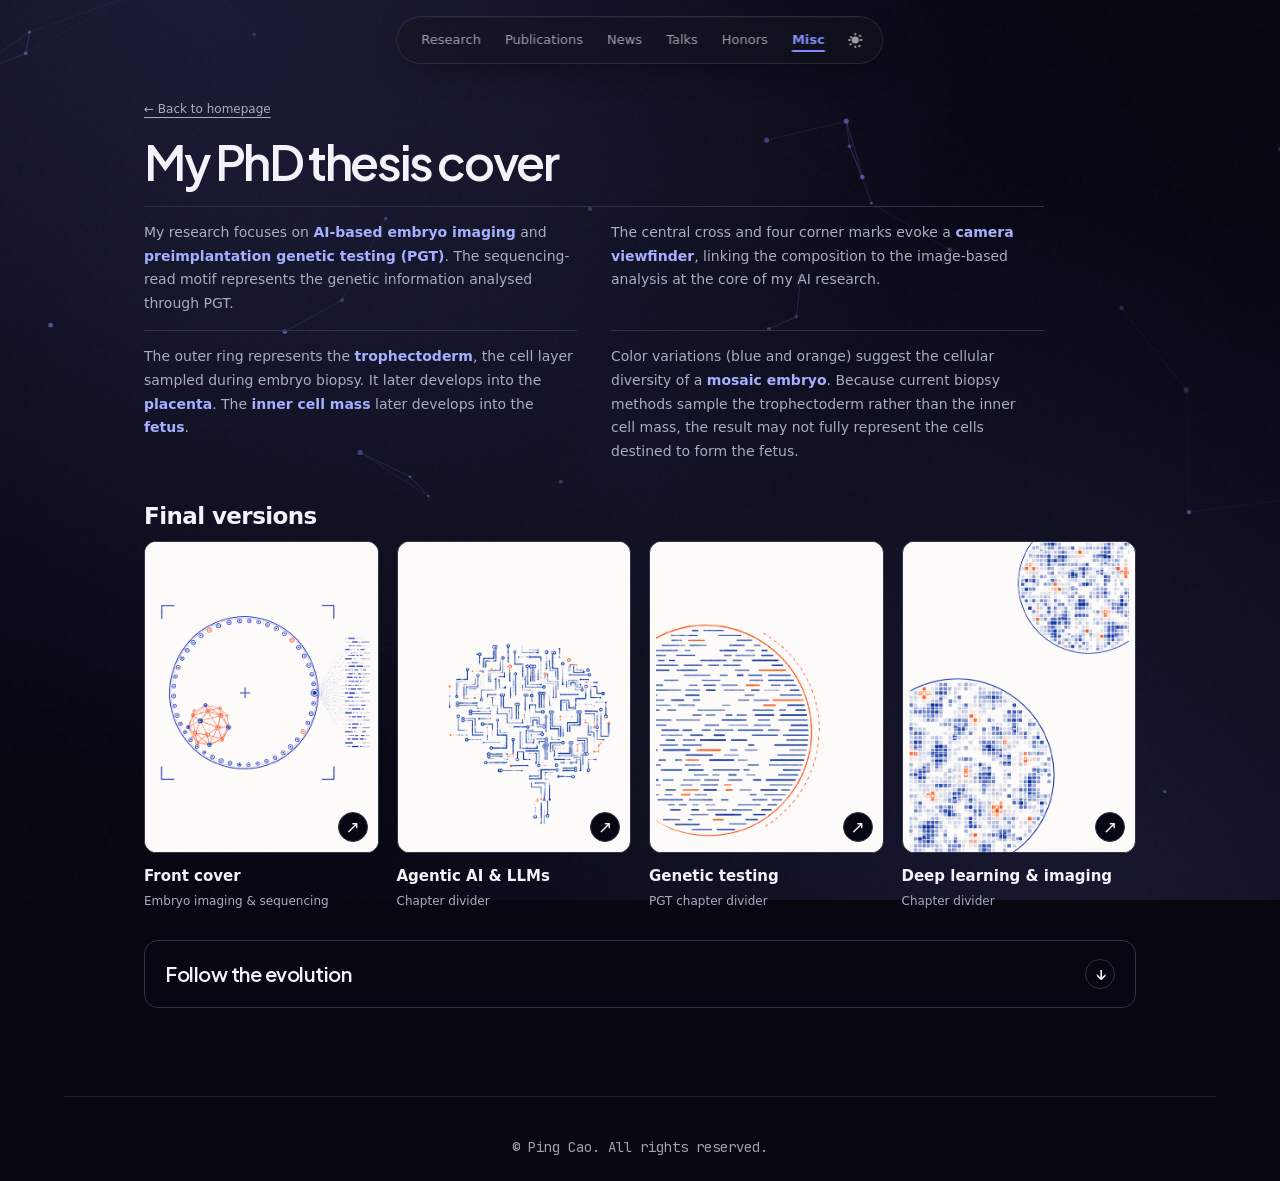
<file: misc.html>
<!DOCTYPE html>
<html lang="en" class="dark">
<head>
  <meta charset="utf-8"/>
  <meta content="width=device-width, initial-scale=1" name="viewport"/>
  <title>My PhD thesis cover · Ping Cao</title>
  <meta content="The design and visual evolution of Ping Cao's PhD thesis cover." name="description"/>
  <meta content="Ping Cao, AI, IVF, PGT, embryology, machine learning, deep learning, LLM, Maastricht University, reproductive medicine" name="keywords"/>
  <meta content="Ping Cao" name="author"/>
  <link href="https://pingcaoai.github.io/misc.html" rel="canonical"/>
  <meta content="website" property="og:type"/>
  <meta content="Ping Cao" property="og:site_name"/>
  <meta content="My PhD thesis cover · Ping Cao" property="og:title"/>
  <meta content="The design and visual evolution of Ping Cao's PhD thesis cover." property="og:description"/>
  <meta content="https://pingcaoai.github.io/misc.html" property="og:url"/>
  <meta content="https://pingcaoai.github.io/thesis_images/site/profile-original.jpg" property="og:image"/>
  <meta content="https://pingcaoai.github.io/thesis_images/site/profile-original.jpg" property="og:image:secure_url"/>
  <meta content="image/jpeg" property="og:image:type"/>
  <meta content="1241" property="og:image:width"/>
  <meta content="1066" property="og:image:height"/>
  <meta content="Portrait of Ping Cao" property="og:image:alt"/>
  <meta content="summary" name="twitter:card"/>
  <meta content="My PhD thesis cover · Ping Cao" name="twitter:title"/>
  <meta content="The design and visual evolution of Ping Cao's PhD thesis cover." name="twitter:description"/>
  <meta content="https://pingcaoai.github.io/thesis_images/site/profile-original.jpg" name="twitter:image"/>
  <meta content="Portrait of Ping Cao" name="twitter:image:alt"/>
  <meta content="#fafafa" media="(prefers-color-scheme: light)" name="theme-color"/>
  <meta content="#070712" media="(prefers-color-scheme: dark)" name="theme-color"/>
  
  <!-- Favicon -->
  <link rel="icon" type="image/svg+xml" href="thesis_images/site/favicon-original.svg">

  <style id="static-utilities">
/* Static utility CSS: generated once from the original page; no browser compiler or build needed. */
*,::before,::after{box-sizing:border-box;border-width:0;border-style:solid;border-color:#e4e4e7}html{line-height:1.5;-webkit-text-size-adjust:100%;tab-size:4;font-family:system-ui,-apple-system,BlinkMacSystemFont,"Segoe UI",sans-serif;scroll-behavior:smooth}body{margin:0}h1,h2,h3,h4,h5,h6,p,figure,blockquote{margin:0}h1,h2,h3,h4,h5,h6{font-size:inherit;font-weight:inherit}a{color:inherit;text-decoration:inherit}button,input,select,textarea{font:inherit;color:inherit;margin:0;padding:0;background:none}button{cursor:pointer}ul,ol{margin:0;padding:0;list-style:none}img,svg,video,canvas{display:block;vertical-align:middle}img,video{max-width:100%;height:auto}summary{display:list-item}strong{font-weight:bolder}sup{font-size:75%;line-height:0;position:relative;vertical-align:baseline;top:-.5em}button:focus-visible,a:focus-visible,summary:focus-visible{outline:2px solid rgb(var(--color-accent));outline-offset:4px}
@keyframes static-bounce{0%,100%{transform:translateY(-25%);animation-timing-function:cubic-bezier(.8,0,1,1)}50%{transform:none;animation-timing-function:cubic-bezier(0,0,.2,1)}}
.-ml-1{margin-left:-0.25rem}
.-mx-4{margin-left:-1rem;margin-right:-1rem}
.-translate-x-1\/2{--u-x:-50%;transform:translate(var(--u-x,0),var(--u-y,0)) scale(var(--u-s,1))}
.\[\&\:\:-webkit-scrollbar\]\:hidden::-webkit-scrollbar{display:none}
.absolute{position:absolute}
.after\:-translate-x-1\/2::after{content:"";--u-x:-50%;transform:translate(var(--u-x,0),var(--u-y,0)) scale(var(--u-s,1))}
.after\:-z-10::after{content:"";z-index:-10}
.after\:absolute::after{content:"";position:absolute}
.after\:bg-accent::after{content:"";background-color:rgba(var(--color-accent),1)}
.after\:bg-accent\/20::after{content:"";background-color:rgba(var(--color-accent),0.2)}
.after\:bottom-1\.5::after{content:"";bottom:0.375rem}
.after\:bottom-\[4px\]::after{content:"";bottom:4px}
.after\:duration-300::after{content:"";transition-duration:300ms}
.after\:h-\[2px\]::after{content:"";height:2px}
.after\:h-\[6px\]::after{content:"";height:6px}
.after\:left-0::after{content:"";left:0rem}
.after\:left-1\/2::after{content:"";left:50%}
.after\:transition-all::after{content:"";transition-property:all;transition-duration:150ms}
.after\:w-0::after{content:"";width:0rem}
.after\:w-full::after{content:"";width:100%}
.animate-bounce{animation:static-bounce 1s infinite}
.antialiased{-webkit-font-smoothing:antialiased}
.aspect-\[4\/3\]{aspect-ratio:4/3}
.backdrop-blur-md{backdrop-filter:blur(12px)}
.backdrop-blur-sm{backdrop-filter:blur(4px)}
.bg-\[\#fafafa\]{background-color:#fafafa}
.bg-accent\/10{background-color:rgba(var(--color-accent),0.1)}
.bg-accent\/50{background-color:rgba(var(--color-accent),0.5)}
.bg-transparent{background-color:transparent}
.bg-white{background-color:rgba(255,255,255,1)}
.bg-white\/60{background-color:rgba(255,255,255,0.6)}
.bg-zinc-100{background-color:rgba(244,244,245,1)}
.bg-zinc-100\/80{background-color:rgba(244,244,245,0.8)}
.bg-zinc-200{background-color:rgba(228,228,231,1)}
.bg-zinc-300{background-color:rgba(212,212,216,1)}
.bg-zinc-50{background-color:rgba(250,250,250,1)}
.block{display:block}
.blur-2xl{filter:blur(40px)}
.border{border-width:1px}
.border-accent\/10{border-color:rgba(var(--color-accent),0.1)}
.border-accent\/20{border-color:rgba(var(--color-accent),0.2)}
.border-b{border-bottom-width:1px}
.border-t{border-top-width:1px}
.border-transparent{border-color:transparent}
.border-zinc-100{border-color:rgba(244,244,245,1)}
.border-zinc-200{border-color:rgba(228,228,231,1)}
.border-zinc-200\/50{border-color:rgba(228,228,231,0.5)}
.bottom-3{bottom:0.75rem}
.bottom-4{bottom:1rem}
.cursor-pointer{cursor:pointer}
.decoration-2{text-decoration-thickness:2px}
.decoration-accent\/40{text-decoration-color:rgba(var(--color-accent),0.4)}
.decoration-zinc-300{text-decoration-color:rgba(212,212,216,1)}
.duration-300{transition-duration:300ms}
.duration-500{transition-duration:500ms}
.duration-700{transition-duration:700ms}
.fixed{position:fixed}
.flex{display:flex}
.flex-1{flex:1 1 0%}
.flex-col{flex-direction:column}
.flex-wrap{flex-wrap:wrap}
.focus\:outline-none:focus{outline:none}
.font-bold{font-weight:700}
.font-display{font-family:"Plus Jakarta Sans",system-ui,-apple-system,BlinkMacSystemFont,"Segoe UI",sans-serif}
.font-medium{font-weight:500}
.font-mono{font-family:"JetBrains Mono",ui-monospace,SFMono-Regular,Menlo,monospace}
.font-normal{font-weight:400}
.font-sans{font-family:Inter,system-ui,-apple-system,BlinkMacSystemFont,"Segoe UI",sans-serif}
.font-semibold{font-weight:600}
.gap-1{gap:0.25rem}
.gap-1\.5{gap:0.375rem}
.gap-12{gap:3rem}
.gap-16{gap:4rem}
.gap-2{gap:0.5rem}
.gap-3{gap:0.75rem}
.gap-4{gap:1rem}
.gap-6{gap:1.5rem}
.gap-8{gap:2rem}
.gap-x-16{column-gap:4rem}
.gap-y-4{row-gap:1rem}
.grid{display:grid}
.grid-cols-1{grid-template-columns:repeat(1,minmax(0,1fr))}
.group:hover .group-hover\:bg-accent\/20{background-color:rgba(var(--color-accent),0.2)}
.group:hover .group-hover\:opacity-100{opacity:1.0}
.group:hover .group-hover\:scale-\[1\.03\]{--u-s:1.03;transform:translate(var(--u-x,0),var(--u-y,0)) scale(var(--u-s,1))}
.group:hover .group-hover\:scale-\[1\.2\]{--u-s:1.2;transform:translate(var(--u-x,0),var(--u-y,0)) scale(var(--u-s,1))}
.group:hover .group-hover\:text-accent{color:rgba(var(--color-accent),1)}
.h-10{height:2.5rem}
.h-12{height:3rem}
.h-36{height:9rem}
.h-4{height:1rem}
.h-6{height:1.5rem}
.h-7{height:1.75rem}
.h-8{height:2rem}
.h-\[12px\]{height:12px}
.h-\[16px\]{height:16px}
.h-\[400px\]{height:400px}
.h-full{height:100%}
.hidden{display:none}
.hover\:-translate-y-1:hover{--u-y:-0.25rem;transform:translate(var(--u-x,0),var(--u-y,0)) scale(var(--u-s,1))}
.hover\:after\:w-\[calc\(100\%-16px\)\]:hover::after{content:"";width:calc(100% - 16px)}
.hover\:bg-zinc-100:hover{background-color:rgba(244,244,245,1)}
.hover\:opacity-100:hover{opacity:1.0}
.hover\:scale-110:hover{--u-s:1.1;transform:translate(var(--u-x,0),var(--u-y,0)) scale(var(--u-s,1))}
.hover\:text-\[\#0A66C2\]:hover{color:#0A66C2}
.hover\:text-\[\#4285F4\]:hover{color:#4285F4}
.hover\:text-\[\#A6CE39\]:hover{color:#A6CE39}
.hover\:text-accent:hover{color:rgba(var(--color-accent),1)}
.hover\:text-zinc-900:hover{color:rgba(24,24,27,1)}
.hover\:underline:hover{text-decoration-line:underline}
.inline-block{display:inline-block}
.inline-flex{display:inline-flex}
.inset-0{inset:0rem}
.items-center{align-items:center}
.items-start{align-items:flex-start}
.justify-between{justify-content:space-between}
.justify-center{justify-content:center}
.leading-none{line-height:1}
.leading-relaxed{line-height:1.625}
.leading-snug{line-height:1.375}
.left-0{left:0rem}
.left-1\/2{left:50%}
.left-\[5px\]{left:5px}
.list-none{list-style:none}
.max-w-2xl{max-width:42rem}
.max-w-3xl{max-width:48rem}
.max-w-4xl{max-width:56rem}
.max-w-6xl{max-width:72rem}
.max-w-\[calc\(100\%-1rem\)\]{max-width:calc(100% - 1rem)}
.mb-10{margin-bottom:2.5rem}
.mb-12{margin-bottom:3rem}
.mb-14{margin-bottom:3.5rem}
.mb-16{margin-bottom:4rem}
.mb-2{margin-bottom:0.5rem}
.mb-2\.5{margin-bottom:0.625rem}
.mb-20{margin-bottom:5rem}
.mb-3{margin-bottom:0.75rem}
.mb-4{margin-bottom:1rem}
.mb-6{margin-bottom:1.5rem}
.mb-8{margin-bottom:2rem}
.min-h-\[100dvh\]{min-height:100dvh}
.ml-0\.5{margin-left:0.125rem}
.ml-2{margin-left:0.5rem}
.ml-3{margin-left:0.75rem}
.mt-0\.5{margin-top:0.125rem}
.mt-1{margin-top:0.25rem}
.mt-1\.5{margin-top:0.375rem}
.mt-10{margin-top:2.5rem}
.mt-3{margin-top:0.75rem}
.mt-4{margin-top:1rem}
.mt-6{margin-top:1.5rem}
.mt-8{margin-top:2rem}
.mt-auto{margin-top:auto}
.mx-auto{margin-left:auto;margin-right:auto}
.object-cover{object-fit:cover}
.opacity-80{opacity:0.8}
.opacity-90{opacity:0.9}
.outline-none{outline:none}
.overflow-hidden{overflow:hidden}
.overflow-x-auto{overflow-x:auto}
.overflow-y-auto{overflow-y:auto}
.p-1\.5{padding:0.375rem}
.p-3{padding:0.75rem}
.p-4{padding:1rem}
.p-5{padding:1.25rem}
.p-6{padding:1.5rem}
.p-8{padding:2rem}
.pb-20{padding-bottom:5rem}
.pb-4{padding-bottom:1rem}
.pb-6{padding-bottom:1.5rem}
.pl-8{padding-left:2rem}
.pointer-events-none{pointer-events:none}
.pr-2{padding-right:0.5rem}
.pr-3{padding-right:0.75rem}
.pt-10{padding-top:2.5rem}
.pt-20{padding-top:5rem}
.pt-24{padding-top:6rem}
.pt-4{padding-top:1rem}
.px-2{padding-left:0.5rem;padding-right:0.5rem}
.px-3{padding-left:0.75rem;padding-right:0.75rem}
.px-4{padding-left:1rem;padding-right:1rem}
.px-6{padding-left:1.5rem;padding-right:1.5rem}
.py-0\.5{padding-top:0.125rem;padding-bottom:0.125rem}
.py-1\.5{padding-top:0.375rem;padding-bottom:0.375rem}
.py-2{padding-top:0.5rem;padding-bottom:0.5rem}
.py-2\.5{padding-top:0.625rem;padding-bottom:0.625rem}
.relative{position:relative}
.ring-4{box-shadow:0 0 0 4px var(--u-ring,rgba(255,255,255,.5))}
.ring-white\/90{--u-ring:rgba(255,255,255,0.9)}
.rounded{border-radius:.25rem}
.rounded-2xl{border-radius:1rem}
.rounded-3xl{border-radius:1.5rem}
.rounded-full{border-radius:9999px}
.rounded-md{border-radius:.375rem}
.selection\:bg-accent\/20::selection{background-color:rgba(var(--color-accent),0.2)}
.selection\:text-accent::selection{color:rgba(var(--color-accent),1)}
.self-start{align-self:flex-start}
.shadow-sm{box-shadow:0 1px 2px 0 rgb(0 0 0 / .05)}
.shadow-xl{box-shadow:0 20px 25px -5px rgb(0 0 0 / .1),0 8px 10px -6px rgb(0 0 0 / .1)}
.shrink-0{flex-shrink:0}
.space-y-2 > :not([hidden]) ~ :not([hidden]){margin-top:0.5rem}
.space-y-3 > :not([hidden]) ~ :not([hidden]){margin-top:0.75rem}
.space-y-4 > :not([hidden]) ~ :not([hidden]){margin-top:1rem}
.sticky{position:sticky}
.text-2xl{font-size:1.5rem;line-height:2rem}
.text-3xl{font-size:1.875rem;line-height:2.25rem}
.text-\[10px\]{font-size:10px}
.text-\[12px\]{font-size:12px}
.text-accent{color:rgba(var(--color-accent),1)}
.text-balance{text-wrap:balance}
.text-base{font-size:1rem;line-height:1.5rem}
.text-center{text-align:center}
.text-lg{font-size:1.125rem;line-height:1.75rem}
.text-sm{font-size:.875rem;line-height:1.25rem}
.text-xl{font-size:1.25rem;line-height:1.75rem}
.text-xs{font-size:.75rem;line-height:1rem}
.text-zinc-300{color:rgba(212,212,216,1)}
.text-zinc-400{color:rgba(161,161,170,1)}
.text-zinc-500{color:rgba(113,113,122,1)}
.text-zinc-600{color:rgba(82,82,91,1)}
.text-zinc-700{color:rgba(63,63,70,1)}
.text-zinc-800{color:rgba(39,39,42,1)}
.text-zinc-900{color:rgba(24,24,27,1)}
.top-3{top:0.75rem}
.top-32{top:8rem}
.top-6{top:1.5rem}
.top-\[12px\]{top:12px}
.top-\[21px\]{top:21px}
.touch-pan-x{touch-action:pan-x}
.tracking-tight{letter-spacing:-.025em}
.tracking-widest{letter-spacing:.1em}
.transition-all{transition-property:all;transition-duration:150ms}
.transition-colors{transition-property:color,background-color,border-color,text-decoration-color,fill,stroke;transition-duration:150ms}
.transition-transform{transition-property:transform;transition-duration:150ms}
.underline{text-decoration-line:underline}
.underline-offset-4{text-underline-offset:4px}
.uppercase{text-transform:uppercase}
.w-12{width:3rem}
.w-36{width:9rem}
.w-4{width:1rem}
.w-6{width:1.5rem}
.w-7{width:1.75rem}
.w-8{width:2rem}
.w-\[12px\]{width:12px}
.w-\[16px\]{width:16px}
.w-\[2px\]{width:2px}
.w-full{width:100%}
.w-max{width:max-content}
.whitespace-nowrap{white-space:nowrap}
.z-0{z-index:0}
.z-10{z-index:10}
.z-20{z-index:20}
.z-50{z-index:50}
.z-\[-2\]{z-index:-2}
@media(min-width:1024px){.lg\:aspect-auto{aspect-ratio:auto}}
@media(min-width:1024px){.lg\:flex-row{flex-direction:row}}
@media(min-width:1024px){.lg\:h-\[560px\]{height:560px}}
@media(min-width:1024px){.lg\:w-1\/3{width:33.333333%}}
@media(min-width:1024px){.lg\:w-2\/3{width:66.666667%}}
@media(min-width:768px){.md\:after\:bottom-\[6px\]::after{content:"";bottom:6px}}
@media(min-width:768px){.md\:blur-3xl{filter:blur(64px)}}
@media(min-width:768px){.md\:bottom-5{bottom:1.25rem}}
@media(min-width:768px){.md\:flex-row{flex-direction:row}}
@media(min-width:768px){.md\:gap-3{gap:0.75rem}}
@media(min-width:768px){.md\:gap-4{gap:1rem}}
@media(min-width:768px){.md\:gap-8{gap:2rem}}
@media(min-width:768px){.md\:grid-cols-2{grid-template-columns:repeat(2,minmax(0,1fr))}}
@media(min-width:768px){.md\:grid-cols-3{grid-template-columns:repeat(3,minmax(0,1fr))}}
@media(min-width:768px){.md\:grid-cols-\[1fr_2fr\]{grid-template-columns:1fr 2fr}}
@media(min-width:768px){.md\:h-48{height:12rem}}
@media(min-width:768px){.md\:h-5{height:1.25rem}}
@media(min-width:768px){.md\:h-7{height:1.75rem}}
@media(min-width:768px){.md\:h-8{height:2rem}}
@media(min-width:768px){.md\:h-9{height:2.25rem}}
@media(min-width:768px){.md\:h-\[18px\]{height:18px}}
@media(min-width:768px){.md\:h-\[46px\]{height:46px}}
@media(min-width:768px){.md\:hover\:after\:w-\[calc\(100\%-24px\)\]:hover::after{content:"";width:calc(100% - 24px)}}
@media(min-width:768px){.md\:items-center{align-items:center}}
@media(min-width:768px){.md\:items-end{align-items:flex-end}}
@media(min-width:768px){.md\:leading-\[1\.7\]{line-height:1.7}}
@media(min-width:768px){.md\:mb-20{margin-bottom:5rem}}
@media(min-width:768px){.md\:mb-24{margin-bottom:6rem}}
@media(min-width:768px){.md\:mb-32{margin-bottom:8rem}}
@media(min-width:768px){.md\:mb-8{margin-bottom:2rem}}
@media(min-width:768px){.md\:ml-0{margin-left:0rem}}
@media(min-width:768px){.md\:ml-1{margin-left:0.25rem}}
@media(min-width:768px){.md\:mt-0{margin-top:0rem}}
@media(min-width:768px){.md\:mt-12{margin-top:3rem}}
@media(min-width:768px){.md\:mt-4{margin-top:1rem}}
@media(min-width:768px){.md\:p-5{padding:1.25rem}}
@media(min-width:768px){.md\:p-6{padding:1.5rem}}
@media(min-width:768px){.md\:p-8{padding:2rem}}
@media(min-width:768px){.md\:px-3{padding-left:0.75rem;padding-right:0.75rem}}
@media(min-width:768px){.md\:self-end{align-self:flex-end}}
@media(min-width:768px){.md\:text-2xl{font-size:1.5rem;line-height:2rem}}
@media(min-width:768px){.md\:text-3xl{font-size:1.875rem;line-height:2.25rem}}
@media(min-width:768px){.md\:text-4xl{font-size:2.25rem;line-height:2.5rem}}
@media(min-width:768px){.md\:text-\[13px\]{font-size:13px}}
@media(min-width:768px){.md\:text-\[22px\]{font-size:22px}}
@media(min-width:768px){.md\:text-base{font-size:1rem;line-height:1.5rem}}
@media(min-width:768px){.md\:text-sm{font-size:.875rem;line-height:1.25rem}}
@media(min-width:768px){.md\:text-xl{font-size:1.25rem;line-height:1.75rem}}
@media(min-width:768px){.md\:text-xs{font-size:.75rem;line-height:1rem}}
@media(min-width:768px){.md\:top-4{top:1rem}}
@media(min-width:768px){.md\:top-\[25px\]{top:25px}}
@media(min-width:768px){.md\:w-48{width:12rem}}
@media(min-width:768px){.md\:w-5{width:1.25rem}}
@media(min-width:768px){.md\:w-7{width:1.75rem}}
@media(min-width:768px){.md\:w-8{width:2rem}}
@media(min-width:768px){.md\:w-9{width:2.25rem}}
@media(min-width:768px){.md\:w-\[18px\]{width:18px}}
@media(min-width:640px){.sm\:block{display:block}}
@media(min-width:640px){.sm\:text-lg{font-size:1.125rem;line-height:1.75rem}}
@media(min-width:640px){.sm\:text-xl{font-size:1.25rem;line-height:1.75rem}}
.dark .dark\:after\:bg-accent\/30::after{content:"";background-color:rgba(var(--color-accent),0.3)}
.dark .dark\:bg-\[\#070712\]{background-color:#070712}
.dark .dark\:bg-accent\/40{background-color:rgba(var(--color-accent),0.4)}
.dark .dark\:bg-black\/30{background-color:rgba(0,0,0,0.3)}
.dark .dark\:bg-white\/10{background-color:rgba(255,255,255,0.1)}
.dark .dark\:bg-white\/15{background-color:rgba(255,255,255,0.15)}
.dark .dark\:bg-white\/20{background-color:rgba(255,255,255,0.2)}
.dark .dark\:bg-white\/5{background-color:rgba(255,255,255,0.05)}
.dark .dark\:border-white\/10{border-color:rgba(255,255,255,0.1)}
.dark .dark\:border-white\/20{border-color:rgba(255,255,255,0.2)}
.dark .dark\:border-white\/5{border-color:rgba(255,255,255,0.05)}
.dark .dark\:decoration-zinc-700{text-decoration-color:rgba(63,63,70,1)}
.group:hover .dark .dark\:group-hover\:bg-accent\/30{background-color:rgba(var(--color-accent),0.3)}
.group:hover .dark .dark\:group-hover\:text-accent{color:rgba(var(--color-accent),1)}
.dark .dark\:hover\:bg-white\/10:hover{background-color:rgba(255,255,255,0.1)}
.dark .dark\:hover\:text-\[\#818cf8\]:hover{color:#818cf8}
.dark .dark\:hover\:text-accent:hover{color:rgba(var(--color-accent),1)}
.dark .dark\:hover\:text-white:hover{color:rgba(255,255,255,1)}
.dark .dark\:opacity-100{opacity:1.0}
.dark .dark\:ring-white\/10{--u-ring:rgba(255,255,255,0.1)}
.dark .dark\:selection\:text-accent::selection{color:rgba(var(--color-accent),1)}
.dark .dark\:text-white{color:rgba(255,255,255,1)}
.dark .dark\:text-white\/20{color:rgba(255,255,255,0.2)}
.dark .dark\:text-white\/30{color:rgba(255,255,255,0.3)}
.dark .dark\:text-white\/40{color:rgba(255,255,255,0.4)}
.dark .dark\:text-white\/50{color:rgba(255,255,255,0.5)}
.dark .dark\:text-white\/60{color:rgba(255,255,255,0.6)}
.dark .dark\:text-white\/80{color:rgba(255,255,255,0.8)}
.dark .dark\:text-zinc-100{color:rgba(244,244,245,1)}
.dark .dark\:text-zinc-200{color:rgba(228,228,231,1)}
.dark .dark\:text-zinc-300{color:rgba(212,212,216,1)}
.dark .dark\:text-zinc-400{color:rgba(161,161,170,1)}
.dark .dark\:text-zinc-500{color:rgba(113,113,122,1)}
  </style>

  <!-- Theme initialization -->
  <script>
    // Set dark mode as the absolute default, unless the user explicitly toggled to light mode previously
    if ((() => { try { return localStorage.getItem('color-theme'); } catch { return null; } })() === 'light') {
      document.documentElement.classList.remove('dark');
    } else {
      document.documentElement.classList.add('dark');
    }
  </script>
  
  <!-- Custom CSS -->
  <style>
    /* CSS Variables for Dynamic Accent Color (Premium Tech Indigo) */
    :root {
      --color-accent: 79, 70, 229;  /* Indigo-600 */
    }
    .dark {
      --color-accent: 129, 140, 248; /* Indigo-400 */
    }

    body {
      overflow-x: hidden;
      -webkit-font-smoothing: antialiased;
      -moz-osx-font-smoothing: grayscale;
    }

    /* Elegant Noise Texture Background */
    .bg-noise {
      position: fixed;
      top: 0; left: 0; width: 100vw; height: 100vh;
      z-index: -1;
      opacity: 0.03;
      pointer-events: none;
      background-image: url("data:image/svg+xml,%3Csvg viewBox='0 0 200 200' xmlns='http://www.w3.org/2000/svg'%3E%3Cfilter id='noiseFilter'%3E%3CfeTurbulence type='fractalNoise' baseFrequency='0.9' numOctaves='3' stitchTiles='stitch'/%3E%3C/filter%3E%3Crect width='100%25' height='100%25' filter='url(%23noiseFilter)'/%3E%3C/svg%3E");
    }
    .dark .bg-noise {
      opacity: 0.02;
    }

    /* Global Ambient Glow (The Core of the Starry Theme) */
    .global-bg-glow {
      position: fixed;
      top: 0; left: 0; width: 100vw; height: 100vh;
      z-index: -3; 
      pointer-events: none;
      background: radial-gradient(ellipse at 50% 0%, rgba(var(--color-accent), 0.04) 0%, transparent 70%);
      transition: background 0.7s ease;
    }
    .dark .global-bg-glow {
      background: 
        radial-gradient(circle at 15% 0%, rgba(var(--color-accent), 0.16) 0%, transparent 55%),
        radial-gradient(circle at 85% 100%, rgba(var(--color-accent), 0.12) 0%, transparent 50%),
        radial-gradient(circle at 50% 50%, rgba(var(--color-accent), 0.05) 0%, transparent 80%);
    }

    /* =========================================
       iOS Style Floating Glass Navigation
       ========================================= */
    .ios-glass-nav {
      background: rgba(255, 255, 255, 0.55);
      backdrop-filter: blur(24px) saturate(180%);
      -webkit-backdrop-filter: blur(24px) saturate(180%);
      border: 1px solid rgba(255, 255, 255, 0.7);
      box-shadow: 0 10px 30px -10px rgba(0, 0, 0, 0.1), inset 0 1px 0 rgba(255, 255, 255, 0.6);
    }
    .dark .ios-glass-nav {
      background: rgba(20, 20, 25, 0.55);
      border: 1px solid rgba(255, 255, 255, 0.1);
      box-shadow: 0 10px 30px -10px rgba(0, 0, 0, 0.5), inset 0 1px 0 rgba(255, 255, 255, 0.03);
    }

    /* =========================================
       iOS Nav Figma Spotlight Hover Effect
       ========================================= */
    .ios-glass-nav::before {
      content: "";
      position: absolute;
      inset: 0;
      border-radius: inherit;
      background: radial-gradient(
        250px circle at var(--mouse-x, 50%) var(--mouse-y, 50%),
        rgba(var(--color-accent), 0.08),
        transparent 40%
      );
      opacity: 0;
      transition: opacity 0.5s ease;
      pointer-events: none;
      z-index: 0;
    }
    .dark .ios-glass-nav::before {
      background: radial-gradient(
        250px circle at var(--mouse-x, 50%) var(--mouse-y, 50%),
        rgba(var(--color-accent), 0.15),
        transparent 40%
      );
    }
    .ios-glass-nav:hover::before {
      opacity: 1;
    }

    /* Edge Rim Light for Nav */
    .ios-glass-nav::after {
      content: "";
      position: absolute;
      inset: -1px; /* Overlaps perfectly with the existing 1px border */
      border-radius: inherit;
      padding: 1px;
      background: radial-gradient(
        200px circle at var(--mouse-x, 50%) var(--mouse-y, 50%),
        rgba(var(--color-accent), 0.8),
        transparent 40%
      );
      -webkit-mask: linear-gradient(#fff 0 0) content-box, linear-gradient(#fff 0 0);
      -webkit-mask-composite: xor;
      mask-composite: exclude;
      opacity: 0;
      transition: opacity 0.5s ease;
      pointer-events: none;
      z-index: 1;
    }
    .ios-glass-nav:hover::after {
      opacity: 1;
    }

    /* =========================================
       UX Peak / Figma Motion: Spotlight Glass Card
       ========================================= */
    .figma-glow-card {
      position: relative;
      background: rgba(255, 255, 255, 0.4);
      backdrop-filter: blur(16px);
      -webkit-backdrop-filter: blur(16px);
      border: 1px solid rgba(0, 0, 0, 0.04);
      box-shadow: 0 4px 24px -12px rgba(0, 0, 0, 0.05);
      transition: transform 0.5s cubic-bezier(0.16, 1, 0.3, 1), box-shadow 0.5s ease;
    }
    
    .dark .figma-glow-card {
      background: rgba(255, 255, 255, 0.02);
      border: 1px solid rgba(255, 255, 255, 0.05);
      box-shadow: 0 4px 24px -12px rgba(0, 0, 0, 0.4);
    }
    
    .figma-glow-card:hover {
      transform: translateY(-4px);
      box-shadow: 0 16px 40px -16px rgba(var(--color-accent), 0.15);
    }
    
    .dark .figma-glow-card:hover {
      box-shadow: 0 16px 40px -16px rgba(var(--color-accent), 0.25);
    }

    /* Spotlight Inner Glow */
    .figma-glow-card::before {
      content: "";
      position: absolute;
      inset: 0;
      border-radius: inherit;
      background: radial-gradient(
        600px circle at var(--mouse-x, 50%) var(--mouse-y, 50%),
        rgba(var(--color-accent), 0.06),
        transparent 40%
      );
      opacity: 0;
      transition: opacity 0.5s ease;
      pointer-events: none;
      z-index: 0;
    }
    
    .dark .figma-glow-card::before {
      background: radial-gradient(
        600px circle at var(--mouse-x, 50%) var(--mouse-y, 50%),
        rgba(var(--color-accent), 0.12),
        transparent 40%
      );
    }
    
    .figma-glow-card:hover::before {
      opacity: 1;
    }

    /* Spotlight Border Glow (Using CSS Masking) */
    .figma-glow-card::after {
      content: "";
      position: absolute;
      inset: 0;
      border-radius: inherit;
      padding: 1px; /* Glow border thickness */
      background: radial-gradient(
        400px circle at var(--mouse-x, 50%) var(--mouse-y, 50%),
        rgba(var(--color-accent), 0.6),
        transparent 40%
      );
      -webkit-mask: linear-gradient(#fff 0 0) content-box, linear-gradient(#fff 0 0);
      -webkit-mask-composite: xor;
      mask-composite: exclude;
      opacity: 0;
      transition: opacity 0.5s ease;
      pointer-events: none;
      z-index: 1;
    }
    
    .figma-glow-card:hover::after {
      opacity: 1;
    }

    /* Interactive Elements inside the card */
    .figma-glow-card:hover .icon-box {
      background-color: rgb(var(--color-accent));
      color: #ffffff !important;
      border-color: rgb(var(--color-accent));
      box-shadow: 0 4px 16px rgba(var(--color-accent), 0.3);
      transform: scale(1.05);
    }
    .figma-glow-card:hover .icon-box svg {
      stroke: #ffffff;
    }

    /* Guaranteed glowing effect for Timeline Dots */
    .timeline-dot {
      transition: all 0.4s cubic-bezier(0.16, 1, 0.3, 1);
      border: none;
      outline: none;
      box-shadow: none;
    }
    .group:hover .timeline-dot {
      background-color: rgb(var(--color-accent)) !important;
      box-shadow: 0 0 14px 2px rgba(var(--color-accent), 0.6) !important;
      transform: scale(1.5) !important;
    }

    /* UPGRADED: Premium Biotech Scroll reveal animation */
    .reveal {
      opacity: 1;
      transform: none;
      transition: opacity 1.2s cubic-bezier(0.16, 1, 0.3, 1),
                  transform 1.2s cubic-bezier(0.16, 1, 0.3, 1);
      will-change: opacity, transform;
    }
    .reveal.active {
      opacity: 1;
      transform: translateY(0) scale(1);
    }

    /* Avatar Breathing Glow Animation */
    @keyframes avatar-breathe {
      0%, 100% { transform: scale(1.05); opacity: 0.5; }
      50% { transform: scale(1.15); opacity: 0.8; }
    }
    .animate-avatar-breathe {
      animation: avatar-breathe 4s ease-in-out infinite;
    }

    /* Staggered reveals for lists */
    .stagger-1 { transition-delay: 0.1s; }
    .stagger-2 { transition-delay: 0.2s; }
    .stagger-3 { transition-delay: 0.3s; }

    /* Custom scrollbar */
    ::-webkit-scrollbar {
      width: 8px;
    }
    ::-webkit-scrollbar-track {
      background: transparent; 
    }
    ::-webkit-scrollbar-thumb {
      background: #cbd5e1; 
      border-radius: 4px;
    }
    .dark ::-webkit-scrollbar-thumb {
      background: rgba(255,255,255,0.15); 
    }
    ::-webkit-scrollbar-thumb:hover {
      background: #94a3b8; 
    }
    .dark ::-webkit-scrollbar-thumb:hover {
      background: rgba(255,255,255,0.25); 
    }

    /* Clinical-tech Leaflet Map Styles */
    .leaflet-container {
      background:
        radial-gradient(circle at 24% 32%, rgba(var(--color-accent), 0.03), transparent 24%),
        radial-gradient(circle at 78% 72%, rgba(var(--color-accent), 0.02), transparent 28%),
        linear-gradient(135deg, #f8fafc 0%, #f1f5f9 100%) !important;
      font-family: 'Inter', sans-serif;
    }
    .dark .leaflet-container {
      background:
        radial-gradient(circle at 24% 32%, rgba(var(--color-accent), 0.06), transparent 26%),
        radial-gradient(circle at 78% 72%, rgba(var(--color-accent), 0.04), transparent 30%),
        linear-gradient(135deg, #070712 0%, #0a0a14 100%) !important;
    }

    .leaflet-control-attribution {
      display: none !important;
    }

    .leaflet-control-zoom {
      border: 1px solid rgba(var(--color-accent), 0.15) !important;
      box-shadow: 0 4px 15px rgba(0, 0, 0, 0.05) !important;
      margin: 16px !important;
      border-radius: 999px !important;
      overflow: hidden;
    }

    .leaflet-control-zoom a {
      background-color: rgba(255, 255, 255, 0.96) !important;
      color: rgb(var(--color-accent)) !important;
      border-color: rgba(0, 0, 0, 0.05) !important;
      font-weight: 500 !important;
    }

    .leaflet-control-zoom a:hover {
      background-color: #f1f5f9 !important;
    }

    .dark .leaflet-control-zoom a {
      background-color: rgba(255, 255, 255, 0.05) !important;
      color: rgb(var(--color-accent)) !important;
      border-color: rgba(255, 255, 255, 0.05) !important;
    }

    .leaflet-control-container {
      z-index: 40 !important;
    }

    .leaflet-div-icon {
      background: transparent !important;
      border: none !important;
    }

    /* Markers */
    .bl-marker-wrapper {
      display: flex;
      align-items: center;
      transform: translate(-8px, -8px);
      pointer-events: none;
      transition: z-index 0s;
    }

    .bl-marker-dot {
      width: 16px;
      height: 16px;
      background: rgb(var(--color-accent));
      border: 3px solid #ffffff;
      border-radius: 50%;
      box-shadow: 0 4px 10px rgba(var(--color-accent), 0.4);
      flex-shrink: 0;
      transition: all 0.3s ease;
    }

    .bl-marker-dot.pulse {
      animation: bl-pulse 2.5s infinite cubic-bezier(0.16, 1, 0.3, 1);
    }

    @keyframes bl-pulse {
      0% { box-shadow: 0 0 0 0 rgba(var(--color-accent), 0.5); }
      70% { box-shadow: 0 0 0 14px rgba(var(--color-accent), 0); }
      100% { box-shadow: 0 0 0 0 rgba(var(--color-accent), 0); }
    }

    .bl-marker-label {
      background-color: rgba(255, 255, 255, 0.96);
      color: #0f172a;
      padding: 5px 12px;
      margin-left: 8px;
      border-radius: 6px;
      font-size: 12px;
      font-weight: 600;
      box-shadow: 0 4px 15px rgba(0, 0, 0, 0.08);
      border: 1px solid rgba(0,0,0,0.05);
      white-space: nowrap;
      transition: all 0.3s cubic-bezier(0.16, 1, 0.3, 1);
    }

    .dark .bl-marker-dot {
      background: rgb(var(--color-accent));
      border-color: #070712;
      box-shadow: 0 4px 10px rgba(0, 0, 0, 0.6);
    }

    .dark .bl-marker-label {
      background-color: rgba(20, 20, 25, 0.95);
      color: #f1f5f9;
      border-color: rgba(255,255,255,0.08);
      box-shadow: 0 4px 15px rgba(0, 0, 0, 0.5);
    }

    .bl-marker-wrapper.highlight {
      z-index: 1000 !important;
    }

    .bl-marker-wrapper.highlight .bl-marker-dot {
      background: #fff;
      border-color: rgb(var(--color-accent));
      box-shadow: 0 0 0 6px rgba(var(--color-accent), 0.2);
      transform: scale(1.15);
    }

    .dark .bl-marker-wrapper.highlight .bl-marker-dot {
      background: #070712;
      border-color: rgb(var(--color-accent));
      box-shadow: 0 0 0 6px rgba(var(--color-accent), 0.3);
    }

    .bl-marker-wrapper.highlight .bl-marker-label {
      border-color: rgb(var(--color-accent));
      color: rgb(var(--color-accent));
      transform: scale(1.05) translateX(4px);
    }

    .dark .bl-marker-wrapper.highlight .bl-marker-label {
      border-color: rgb(var(--color-accent));
      color: rgb(var(--color-accent));
    }

    /* List Hover Interactions */
    .talk-list-item:hover h5,
    .talk-list-item:focus h5 {
      color: rgb(var(--color-accent));
    }
  </style>
<style>
    /* Static-page resilience and keyboard/mobile navigation. */
    html{--nav-anchor-offset:88px}
    section[id]{scroll-margin-top:var(--nav-anchor-offset)}
    .reveal{opacity:1;transform:none}
    [hidden]{display:none!important}
    @media(prefers-reduced-motion:reduce){html{scroll-behavior:auto}*,::before,::after{animation:none!important;transition:none!important}#network-canvas{display:none}}
    .presentation-map-fallback{padding:24px;color:inherit;opacity:.7;font-size:14px}
</style>
<noscript><style>.talk-list-item.hidden{display:block}.map-tab-btn,#theme-toggle,#list-count,[data-presentation-map-panel]{display:none}[data-presentation-events-panel]{width:100%;height:auto}[data-presentation-events-panel] .overflow-y-auto{overflow:visible}</style></noscript>
<link rel="stylesheet" href="thesis_images/site/fonts/fonts.css">
<style id="navigation-motion-style">
/* Precise floating navigation with restrained motion. */
html{scroll-padding-top:var(--nav-anchor-offset,88px)}
html.navigation-motion-ready{scroll-behavior:auto}
section[id]{scroll-margin-top:var(--nav-anchor-offset,88px)}
header.ios-glass-nav nav .nav-link{position:relative;transition:color .22s ease}
header.ios-glass-nav nav .nav-link[aria-current]{color:rgb(var(--color-accent));font-weight:600}
header.ios-glass-nav nav .nav-link[aria-current]::after{width:calc(100% - 16px)}
@media(min-width:768px){header.ios-glass-nav nav .nav-link[aria-current]::after{width:calc(100% - 24px)}}
@media(prefers-reduced-motion:reduce){header.ios-glass-nav nav .nav-link{transition:none!important}}

</style>
<style id="thesis-archive-style">
/* Misc: static image archive. Content remains readable without JavaScript. */
html{scroll-padding-top:var(--nav-anchor-offset,88px)}
/* Keep all six navigation links, including Misc, visible on narrow phones. */
@media(max-width:540px){header.ios-glass-nav{width:max-content;max-width:calc(100% - 16px);border-radius:18px}header.ios-glass-nav>div{height:44px;min-height:44px;padding:5px 6px;overflow:hidden;justify-content:center}header.ios-glass-nav nav{min-width:0;flex:0 1 auto;display:flex;flex-wrap:nowrap;justify-content:flex-start;white-space:nowrap;gap:3px}header.ios-glass-nav nav a{flex:0 0 auto;padding:6px 1px;font-size:10.5px;letter-spacing:-.02em}header.ios-glass-nav #theme-toggle{flex:0 0 28px;width:28px;height:28px;margin-left:2px}}
.misc-archive,.archive-dialog{--archive-ink:#182132;--archive-muted:#596577;--archive-line:#dce0e7;--archive-panel:#f1f2f5;--archive-accent:#414bc0;--archive-page-bg:#fafafa}
.dark .misc-archive,.dark .archive-dialog{--archive-ink:#f2f3f8;--archive-muted:#a6aec1;--archive-line:#303346;--archive-panel:#141622;--archive-accent:#a7afff;--archive-page-bg:#070712}
.misc-archive{max-width:1040px;margin:0 auto 88px;padding:96px 24px 0;color:var(--archive-ink);scroll-margin-top:20px}
.archive-back{display:inline-block;color:var(--archive-muted);font-size:12px;line-height:18px;margin:0 0 18px;text-decoration:underline;text-underline-offset:4px}
header nav a[aria-current="page"]{color:rgb(var(--color-accent));font-weight:600}
.misc-archive *, .archive-dialog *{box-sizing:border-box}
.archive-heading{margin-bottom:24px}
.archive-heading h1{font:600 clamp(32px,4.5vw,48px)/1.08 'Plus Jakarta Sans',system-ui,sans-serif;letter-spacing:-.05em;margin:0 0 14px;max-width:680px}
.archive-lede{max-width:900px;margin:0;color:var(--archive-muted)}
.archive-lede-intro{max-width:760px;margin:0;font:500 clamp(21px,2.5vw,29px)/1.4 'Plus Jakarta Sans',system-ui,sans-serif;letter-spacing:-.03em;color:var(--archive-ink)}
.archive-lede-details{display:grid;grid-template-columns:repeat(2,minmax(0,1fr));gap:0 34px;margin-top:18px;border-top:1px solid var(--archive-line)}
.archive-lede-details p{font-size:14px;line-height:1.7;margin:0;padding:14px 0;color:var(--archive-muted)}
.archive-lede-details p:nth-child(n+3){border-top:1px solid var(--archive-line)}
.archive-lede strong{font-weight:700;color:var(--archive-accent)}
.archive-lede-closing{max-width:720px;margin:25px 0 0;padding:3px 0 3px 18px;border-left:2px solid var(--archive-accent);font-size:15px;line-height:1.75;font-style:italic;color:var(--archive-ink)}
.archive-section-title{font-size:23px;font-weight:600;letter-spacing:-.025em;margin:0 0 10px;line-height:1.25}
.archive-finals{display:grid;grid-template-columns:repeat(4,minmax(0,1fr));gap:18px;margin-bottom:28px}
.archive-final{min-width:0}
.archive-final-image,.archive-thumb{display:block;position:relative;overflow:hidden;background:transparent;border:1px solid var(--archive-line);border-radius:12px;color:var(--archive-ink)}
.archive-final-image{width:100%;aspect-ratio:3/4;margin:0 0 13px;background:#fdfbf9}
.archive-final-image img,.archive-thumb img{width:100%;height:100%;object-fit:contain;transition:transform .3s ease}
.archive-final-image:hover img,.archive-thumb:hover img{transform:scale(1.025)}
.archive-final-image:after,.archive-thumb:after{content:'↗';position:absolute;right:10px;bottom:10px;background:var(--archive-page-bg);border:1px solid var(--archive-line);border-radius:50%;width:30px;height:30px;display:grid;place-items:center;font-size:17px}
.archive-final h3{font-size:15px;line-height:1.4;font-weight:600;margin:0 0 5px}
.archive-final p{font-size:12px;line-height:1.6;color:var(--archive-muted);margin:0}
.archive-evolution{margin-top:4px}
.archive-evolution>summary{list-style:none;display:flex;align-items:center;justify-content:space-between;gap:20px;width:100%;padding:18px 20px;border:1px solid var(--archive-line);border-radius:14px;background:transparent;color:var(--archive-ink);font:600 20px/1.3 'Plus Jakarta Sans',system-ui,sans-serif;letter-spacing:-.025em;cursor:pointer;transition:background-color .2s ease,border-color .2s ease}
.archive-evolution>summary::-webkit-details-marker{display:none}
.archive-evolution>summary:hover{background:var(--archive-panel);border-color:var(--archive-accent)}
.archive-evolution>summary:focus-visible{outline:3px solid #8995fb;outline-offset:5px}
.archive-evolution-icon{display:grid;place-items:center;flex:0 0 30px;width:30px;height:30px;border:1px solid var(--archive-line);border-radius:50%;font-size:16px;line-height:1;transition:transform .25s ease,border-color .2s ease}
.archive-evolution[open]>summary{background:var(--archive-panel);border-color:var(--archive-accent)}
.archive-evolution[open] .archive-evolution-icon{transform:rotate(180deg);border-color:var(--archive-accent)}
.archive-evolution-content{padding-top:25px;animation:archive-reveal .25s ease both}
@keyframes archive-reveal{from{opacity:0;transform:translateY(-8px)}to{opacity:1;transform:translateY(0)}}
.archive-toolbar{display:flex;gap:16px;flex-wrap:wrap;align-items:center;justify-content:space-between;margin:0 0 12px}
.archive-filters{display:flex;gap:7px;flex-wrap:wrap}
.archive-filter{border:1px solid var(--archive-line);border-radius:24px;padding:8px 13px;font-size:12px;line-height:1.5;color:var(--archive-muted);background:transparent;cursor:pointer}
.archive-filter[aria-pressed=true]{background:var(--archive-ink);border-color:var(--archive-ink);color:var(--archive-panel)}
.archive-filter:hover{border-color:var(--archive-accent)}
.archive-family{border-top:1px solid var(--archive-line);padding-top:28px;margin-top:28px;scroll-margin-top:88px}
.archive-family-head{display:flex;gap:16px;align-items:baseline;justify-content:space-between;margin-bottom:8px}
.archive-family-head h3{font:600 24px/1.3 system-ui,sans-serif;letter-spacing:-.03em;margin:0}
.archive-family-head span{font:11px/1.5 ui-monospace,monospace;white-space:nowrap;color:var(--archive-muted)}
.archive-grid{list-style:none;padding:0;margin:20px 0 36px;display:grid;grid-template-columns:repeat(4,minmax(0,1fr));gap:32px 18px}
.archive-card{min-width:0;display:flex;flex-direction:column}
.archive-card-top{font:11px/1.5 ui-monospace,monospace;color:var(--archive-muted);display:flex;gap:8px;align-items:center;justify-content:space-between;margin-bottom:10px}
.archive-card-top b{font-weight:500;color:var(--archive-accent);letter-spacing:.06em}
.archive-thumb{aspect-ratio:3/4}
.archive-card h4{font-size:17px;font-weight:600;line-height:1.35;margin:17px 0 7px;letter-spacing:-.015em}
.archive-card p{font-size:13px;line-height:1.7;color:var(--archive-muted);margin:0 0 11px}
.archive-family[data-family=supporting_assets] .archive-grid{grid-template-columns:repeat(4,minmax(0,1fr))}
.archive-family[data-family=supporting_assets] .archive-thumb{aspect-ratio:4/3}
.misc-archive [hidden]{display:none!important}
.misc-archive a:focus-visible,.misc-archive button:focus-visible,.misc-archive summary:focus-visible,.archive-dialog :focus-visible{outline:3px solid #8995fb;outline-offset:5px}
.archive-dialog{color:var(--archive-ink);background:var(--archive-page-bg);border:1px solid var(--archive-line);border-radius:14px;width:min(960px,calc(100vw - 28px));max-width:none;max-height:calc(100dvh - 28px);padding:0;overflow:auto}
.archive-dialog::backdrop{background:rgba(250,250,250,.8);backdrop-filter:blur(8px)}
.dark .archive-dialog::backdrop{background:rgba(7,7,18,.8)}
.archive-dialog-top{display:flex;align-items:center;justify-content:space-between;padding:13px 18px;border-bottom:1px solid var(--archive-line);gap:16px}
.archive-dialog-top p{font:12px/1.5 ui-monospace,monospace;color:var(--archive-muted);margin:0}
.archive-dialog button{cursor:pointer;border:1px solid var(--archive-line);border-radius:7px;background:var(--archive-panel);color:var(--archive-ink);padding:8px 12px;font-size:13px}
.archive-dialog button:disabled{opacity:.35;cursor:default}
.archive-dialog-main{display:grid;grid-template-columns:minmax(0,1fr) 290px;gap:26px;padding:24px}
.archive-dialog-art{display:flex;align-items:center;justify-content:center;min-height:220px;background:transparent;border-radius:6px;overflow:hidden}
.archive-dialog-art img{max-width:100%;max-height:min(72dvh,720px);object-fit:contain}
.archive-dialog-copy{align-self:center}.archive-dialog-copy h2{font-size:25px;line-height:1.2;font-weight:600;margin:0 0 18px;letter-spacing:-.035em}
.archive-dialog-copy p{font-size:13px;line-height:1.7;color:var(--archive-muted);margin:0 0 16px}.archive-dialog-copy a{color:var(--archive-accent);font-size:13px;text-decoration:underline;text-underline-offset:4px}
.archive-dialog-controls{display:flex;gap:9px;margin-top:28px}
@media(max-width:800px){.archive-dialog-main{grid-template-columns:1fr}.archive-dialog-art img{max-height:53dvh}.archive-dialog-copy{width:100%}.archive-dialog{max-height:calc(100dvh - 20px)}}
@media(max-width:800px){.archive-grid,.archive-family[data-family=supporting_assets] .archive-grid{grid-template-columns:repeat(2,minmax(0,1fr))}}
@media(max-width:640px){.archive-lede-details{grid-template-columns:1fr}.archive-lede-details p:nth-child(n+2){border-top:1px solid var(--archive-line)}.archive-finals{grid-template-columns:repeat(2,minmax(0,1fr));gap:25px 16px}.archive-grid{grid-template-columns:repeat(2,minmax(0,1fr))}}
@media(max-width:480px){.misc-archive{padding:124px 18px 0;margin-bottom:65px}.archive-heading h1{font-size:34px}.archive-lede{font-size:15px}.archive-evolution>summary{padding:17px 18px;font-size:18px}.archive-grid,.archive-family[data-family=supporting_assets] .archive-grid{grid-template-columns:1fr}.archive-card{width:100%;max-width:300px;margin-inline:auto}.archive-family-head{display:block}.archive-family-head span{display:block;margin-top:8px}.archive-filter{padding:8px 11px}.archive-dialog-main{padding:15px;gap:20px}}
@media(prefers-reduced-motion:reduce){html{scroll-behavior:auto!important}.archive-thumb img,.archive-final-image img,.archive-evolution>summary,.archive-evolution-icon{transition:none!important}.archive-evolution-content{animation:none!important}}

</style>
</head>
<body class="antialiased bg-[#fafafa] dark:bg-[#070712] text-zinc-800 dark:text-zinc-300 transition-colors duration-500 selection:bg-accent/20 selection:text-accent dark:selection:text-accent">
  
  <!-- Global Unified Gradient Background (Creates the Starry Space Feel) -->
  <div class="global-bg-glow"></div>

  <!-- Global Interactive Starry Network Canvas -->
  <canvas id="network-canvas" aria-hidden="true" class="fixed inset-0 w-full h-full z-[-2] pointer-events-none opacity-80 dark:opacity-100"></canvas>

  <!-- Elegant Noise Overlay -->
  <div class="bg-noise"></div>

  <!-- Navigation Bar (iOS Style Floating Glass Pill) -->
  <header class="fixed top-3 md:top-4 left-1/2 -translate-x-1/2 w-max max-w-[calc(100%-1rem)] z-50 ios-glass-nav rounded-full transition-all duration-300">
    <div class="relative z-10 px-2 md:px-3 h-10 md:h-[46px] flex items-center justify-center overflow-x-auto [&::-webkit-scrollbar]:hidden touch-pan-x">
      <nav class="flex items-center text-[12px] md:text-[13px] font-medium text-zinc-600 dark:text-white/60 whitespace-nowrap">
        <a class="nav-link px-2 md:px-3 py-2 hover:text-accent dark:hover:text-white transition-colors relative after:absolute after:bottom-[4px] md:after:bottom-[6px] after:left-1/2 after:-translate-x-1/2 after:w-0 after:h-[2px] after:bg-accent after:transition-all after:duration-300 hover:after:w-[calc(100%-16px)] md:hover:after:w-[calc(100%-24px)]" href="index.html#research">Research</a>
        <a class="nav-link px-2 md:px-3 py-2 hover:text-accent dark:hover:text-white transition-colors relative after:absolute after:bottom-[4px] md:after:bottom-[6px] after:left-1/2 after:-translate-x-1/2 after:w-0 after:h-[2px] after:bg-accent after:transition-all after:duration-300 hover:after:w-[calc(100%-16px)] md:hover:after:w-[calc(100%-24px)]" href="index.html#publications">Publications</a>
        <a class="nav-link px-2 md:px-3 py-2 hover:text-accent dark:hover:text-white transition-colors relative after:absolute after:bottom-[4px] md:after:bottom-[6px] after:left-1/2 after:-translate-x-1/2 after:w-0 after:h-[2px] after:bg-accent after:transition-all after:duration-300 hover:after:w-[calc(100%-16px)] md:hover:after:w-[calc(100%-24px)]" href="index.html#news">News</a>
        <a class="nav-link px-2 md:px-3 py-2 hover:text-accent dark:hover:text-white transition-colors relative after:absolute after:bottom-[4px] md:after:bottom-[6px] after:left-1/2 after:-translate-x-1/2 after:w-0 after:h-[2px] after:bg-accent after:transition-all after:duration-300 hover:after:w-[calc(100%-16px)] md:hover:after:w-[calc(100%-24px)]" href="index.html#talks">Talks</a>
        <a class="nav-link px-2 md:px-3 py-2 hover:text-accent dark:hover:text-white transition-colors relative after:absolute after:bottom-[4px] md:after:bottom-[6px] after:left-1/2 after:-translate-x-1/2 after:w-0 after:h-[2px] after:bg-accent after:transition-all after:duration-300 hover:after:w-[calc(100%-16px)] md:hover:after:w-[calc(100%-24px)]" href="index.html#honors">Honors</a>
        <a class="nav-link px-2 md:px-3 py-2 hover:text-accent dark:hover:text-white transition-colors relative after:absolute after:bottom-[4px] md:after:bottom-[6px] after:left-1/2 after:-translate-x-1/2 after:w-0 after:h-[2px] after:bg-accent after:transition-all after:duration-300 hover:after:w-[calc(100%-16px)] md:hover:after:w-[calc(100%-24px)]" href="misc.html" aria-current="page">Misc</a>
      </nav>
      
      <!-- Theme Toggle Button -->
      <button class="shrink-0 text-zinc-500 hover:text-zinc-900 dark:text-white/60 dark:hover:text-white hover:bg-zinc-100 dark:hover:bg-white/10 focus:outline-none rounded-full p-1.5 transition-colors ml-0.5 md:ml-1" id="theme-toggle" type="button" aria-label="Toggle Dark Mode">
        <svg class="hidden w-[16px] h-[16px] md:w-[18px] md:h-[18px]" fill="currentColor" id="theme-toggle-dark-icon" viewbox="0 0 20 20" xmlns="http://www.w3.org/2000/svg">
          <path d="M17.293 13.293A8 8 0 016.707 2.707a8.001 8.001 0 1010.586 10.586z"></path>
        </svg>
        <svg class="hidden w-[16px] h-[16px] md:w-[18px] md:h-[18px]" fill="currentColor" id="theme-toggle-light-icon" viewbox="0 0 20 20" xmlns="http://www.w3.org/2000/svg">
          <path d="M10 2a1 1 0 011 1v1a1 1 0 11-2 0V3a1 1 0 011-1zm4.22 2.34a1 1 0 011.415 0l.707.707a1 1 0 01-1.414 1.414l-.707-.707a1 1 0 010-1.414zM18 10a1 1 0 01-1 1h-1a1 1 0 110-2h1a1 1 0 011 1zM15.637 15.637a1 1 0 010 1.415l-.707.707a1 1 0 01-1.414-1.414l.707-.707a1 1 0 011.415 0zM10 16a1 1 0 011 1v1a1 1 0 11-2 0v-1a1 1 0 011-1zm-4.22-2.34a1 1 0 010 1.415l-.707.707a1 1 0 01-1.414-1.414l.707-.707a1 1 0 011.415 0zM2 10a1 1 0 011-1h1a1 1 0 110 2H3a1 1 0 01-1-1zm2.34-4.22a1 1 0 011.415 0l.707.707a1 1 0 01-1.414 1.414l-.707-.707a1 1 0 010-1.414zM10 6a4 4 0 100 8 4 4 0 000-8z"></path>
        </svg>
      </button>
    </div>
  </header>

  <main id="main">
<!-- BEGIN THESIS IMAGE ARCHIVE: static HTML, inline data and progressive enhancement -->
<section id="misc" class="misc-archive" aria-labelledby="archive-title">
  <a class="archive-back" href="index.html">← Back to homepage</a>
  <div class="archive-heading"><div>
    <h1 id="archive-title">My PhD thesis cover</h1>
    <div class="archive-lede">
      <div class="archive-lede-details">
        <p>My research focuses on <strong>AI-based embryo imaging</strong> and <strong>preimplantation genetic testing (PGT)</strong>. The sequencing-read motif represents the genetic information analysed through PGT.</p>
        <p>The central cross and four corner marks evoke a <strong>camera viewfinder</strong>, linking the composition to the image-based analysis at the core of my AI research.</p>
        <p>The outer ring represents the <strong>trophectoderm</strong>, the cell layer sampled during embryo biopsy. It later develops into the <strong>placenta</strong>. The <strong>inner cell mass</strong> later develops into the <strong>fetus</strong>.</p>
        <p>Color variations (blue and orange) suggest the cellular diversity of a <strong>mosaic embryo</strong>. Because current biopsy methods sample the trophectoderm rather than the inner cell mass, the result may not fully represent the cells destined to form the fetus.</p>
      </div>
    </div>
  </div></div>
  <h2 class="archive-section-title">Final versions</h2>
  <div class="archive-finals">
<article class="archive-final" data-family="cover_embryo"><a class="archive-final-image" href="thesis_images/previews/front-cover-20260906.webp" data-preview-asset="front_cover_20260906.pdf" aria-label="Enlarge front cover"><img src="thesis_images/previews/front-cover-20260906.webp" width="1080" height="1440" alt="The final thesis front cover with a blue embryo outline, orange cell network and sequencing reads on warm white." loading="lazy" decoding="async"></a><h3>Front cover</h3><p>Embryo imaging &amp; sequencing</p></article>
<article class="archive-final" data-family="ai_brain"><a class="archive-final-image" href="thesis_images/previews/ai-brain-warm.webp" data-preview-asset="ai_brain_warm.pdf" aria-label="Enlarge AI and LLM chapter divider"><img src="thesis_images/previews/ai-brain-warm.webp" width="1019" height="1440" alt="A smaller blue circuit brain with orange accents in an open warm-white page." loading="lazy" decoding="async"></a><h3>Agentic AI &amp; LLMs</h3><p>Chapter divider</p></article>
<article class="archive-final" data-family="sequencing_reads"><a class="archive-final-image" href="thesis_images/previews/sequencing-reads-warm.webp" data-preview-asset="sequencing_reads_warm.pdf" aria-label="Enlarge genetic testing chapter divider"><img src="thesis_images/previews/sequencing-reads-warm.webp" width="1019" height="1440" alt="Blue and orange sequencing reads crossing an open warm-white page." loading="lazy" decoding="async"></a><h3>Genetic testing</h3><p>PGT chapter divider</p></article>
<article class="archive-final" data-family="pixel_matrix"><a class="archive-final-image" href="thesis_images/previews/pixel-matrix-two.webp" data-preview-asset="pixel_matrix_two.pdf" aria-label="Enlarge deep learning chapter divider"><img src="thesis_images/previews/pixel-matrix-two.webp" width="1019" height="1440" alt="Two large blue pixel-matrix circles cropped at the lower left and upper right of a warm-white page." loading="lazy" decoding="async"></a><h3>Deep learning &amp; imaging</h3><p>Chapter divider</p></article>
</div>
  <details class="archive-evolution" id="archive-evolution">
  <summary><span>Follow the evolution</span><span class="archive-evolution-icon" aria-hidden="true">↓</span></summary>
  <div class="archive-evolution-content">
  <div class="archive-toolbar" id="archive-toolbar" hidden><div class="archive-filters" role="group" aria-label="Filter image families">
    <button class="archive-filter" data-filter="all" aria-pressed="true" type="button">All 27</button>
<button class="archive-filter" data-filter="cover_embryo" aria-pressed="false" type="button">Cover &amp; embryo 12</button>
<button class="archive-filter" data-filter="ai_brain" aria-pressed="false" type="button">AI brain 4</button>
<button class="archive-filter" data-filter="sequencing_reads" aria-pressed="false" type="button">Sequencing 4</button>
<button class="archive-filter" data-filter="pixel_matrix" aria-pressed="false" type="button">Pixel matrix 4</button>
<button class="archive-filter" data-filter="supporting_assets" aria-pressed="false" type="button">Studies 3</button>
</div></div>
<section class="archive-family" data-family="cover_embryo" aria-labelledby="family-cover_embryo"><div class="archive-family-head"><h3 id="family-cover_embryo">Cover &amp; embryo</h3><span>12 studies</span></div><ol class="archive-grid">
<li class="archive-card" data-asset="embryo_sphere_star.pdf">
<div class="archive-card-top"><b>01</b></div>
<a class="archive-thumb" href="thesis_images/previews/embryo-sphere-star.webp" data-preview-asset="embryo_sphere_star.pdf" aria-label="Enlarge Star-lit sphere"><img src="thesis_images/previews/embryo-sphere-star.webp" width="1031" height="1440" alt="A wireframe embryo sphere on dark violet with a bright star on its upper edge." loading="lazy" decoding="async"></a>
<h4>Lit sphere</h4><p>A glowing point gives the 3D embryo mesh depth.</p>
</li>
<li class="archive-card" data-asset="embryo_sphere_clean.pdf">
<div class="archive-card-top"><b>02</b></div>
<a class="archive-thumb" href="thesis_images/previews/embryo-sphere-clean.webp" data-preview-asset="embryo_sphere_clean.pdf" aria-label="Enlarge Clean mesh sphere"><img src="thesis_images/previews/embryo-sphere-clean.webp" width="1031" height="1440" alt="A large white wireframe sphere with luminous nodes on a dark violet background." loading="lazy" decoding="async"></a>
<h4>Mesh sphere</h4><p>A denser mesh makes the embryo feel more spatial.</p>
</li>
<li class="archive-card" data-asset="embryo_dissolve.pdf">
<div class="archive-card-top"><b>03</b></div>
<a class="archive-thumb" href="thesis_images/previews/embryo-dissolve.webp" data-preview-asset="embryo_dissolve.pdf" aria-label="Enlarge Dissolving sphere"><img src="thesis_images/previews/embryo-dissolve.webp" width="1031" height="1440" alt="An off-centre wireframe sphere dissolving into particles towards the left." loading="lazy" decoding="async"></a>
<h4>Dissolve</h4><p>Particles connect the embryo to computational image data.</p>
</li>
<li class="archive-card" data-asset="thesis_cover_embryo.pdf">
<div class="archive-card-top"><b>04</b></div>
<a class="archive-thumb" href="thesis_images/previews/thesis-cover-embryo.webp" data-preview-asset="thesis_cover_embryo.pdf" aria-label="Enlarge Warm-focus embryo"><img src="thesis_images/previews/thesis-cover-embryo.webp" width="1031" height="1440" alt="A centred embryo mesh sphere with a small warm gold light on dark violet." loading="lazy" decoding="async"></a>
<h4>Focus</h4><p>A warm focal point marks the inner cell mass.</p>
</li>
<li class="archive-card" data-asset="front_cover_gradient.svg">
<div class="archive-card-top"><b>05</b></div>
<a class="archive-thumb" href="thesis_images/previews/front-cover-gradient.webp" data-preview-asset="front_cover_gradient.svg" aria-label="Enlarge Gradient cover"><img src="thesis_images/previews/front-cover-gradient.webp" width="1014" height="1440" alt="A book cover with serif title text above a glowing wireframe sphere on a blue-to-peach gradient." loading="lazy" decoding="async"></a>
<h4>Gradient</h4><p>The 3D embryo enters the cover composition.</p>
</li>
<li class="archive-card" data-asset="thesis_cover_design_dark.pdf">
<div class="archive-card-top"><b>06</b></div>
<a class="archive-thumb" href="thesis_images/previews/thesis-cover-design-dark.webp" data-preview-asset="thesis_cover_design_dark.pdf" aria-label="Enlarge Dark embryo cover"><img src="thesis_images/previews/thesis-cover-design-dark.webp" width="1081" height="1440" alt="A deep navy thesis cover with a camera-framed embryo, sequencing marks, coral title and Ping Cao name." loading="lazy" decoding="async"></a>
<h4>Dark study</h4><p>Viewfinder marks introduce the imaging theme.</p>
</li>
<li class="archive-card" data-asset="back_cover_dark_theme.pdf">
<div class="archive-card-top"><b>07</b></div>
<a class="archive-thumb" href="thesis_images/previews/back-cover-dark-theme.webp" data-preview-asset="back_cover_dark_theme.pdf" aria-label="Enlarge Dark back-cover companion"><img src="thesis_images/previews/back-cover-dark-theme.webp" width="1018" height="1440" alt="A dark back cover with blue sequencing marks crossing its upper half." loading="lazy" decoding="async"></a>
<h4>Back cover</h4><p>Sequencing reads extend the design across the back.</p>
</li>
<li class="archive-card" data-asset="front_cover_dark_theme.pdf">
<div class="archive-card-top"><b>08</b></div>
<a class="archive-thumb" href="thesis_images/previews/front-cover-dark-theme.webp" data-preview-asset="front_cover_dark_theme.pdf" aria-label="Enlarge Dark front cover"><img src="thesis_images/previews/front-cover-dark-theme.webp" width="1018" height="1440" alt="A dark front cover showing a blue embryo diagram, sequencing reads, title and Ping Cao name." loading="lazy" decoding="async"></a>
<h4>Front cover</h4><p>Imaging and genetic testing meet in one cover.</p>
</li>
<li class="archive-card" data-asset="front_blue.pdf">
<div class="archive-card-top"><b>09</b></div>
<a class="archive-thumb" href="thesis_images/previews/front-blue.webp" data-preview-asset="front_blue.pdf" aria-label="Enlarge Blue cover study"><img src="thesis_images/previews/front-blue.webp" width="1018" height="1440" alt="A pale cover with a blue circular embryo diagram, gold cell cluster and sequencing lines to the right." loading="lazy" decoding="async"></a>
<h4>Blue study</h4><p>Blue marks the trophectoderm; yellow marks the inner cell mass.</p>
</li>
<li class="archive-card" data-asset="front_cover_davinci.pdf">
<div class="archive-card-top"><b>10</b></div>
<a class="archive-thumb" href="thesis_images/previews/front-cover-davinci.webp" data-preview-asset="front_cover_davinci.pdf" aria-label="Enlarge Da Vinci cover study"><img src="thesis_images/previews/front-cover-davinci.webp" width="1081" height="1440" alt="A warm ivory cover study with a sepia embryo outline and muted red cell cluster." loading="lazy" decoding="async"></a>
<h4>Da Vinci</h4><p>Biopsied trophectoderm surrounds an untouched inner cell mass.</p>
</li>
<li class="archive-card" data-asset="front_cover_zine_cover.png">
<div class="archive-card-top"><b>11</b></div>
<a class="archive-thumb" href="thesis_images/previews/front-cover-zine-cover.webp" data-preview-asset="front_cover_zine_cover.png" aria-label="Enlarge Zine cover study"><img src="thesis_images/previews/front-cover-zine-cover.webp" width="1080" height="1440" alt="A small embryo-and-reads illustration on textured beige paper." loading="lazy" decoding="async"></a>
<h4>Zine</h4><p>A smaller motif creates more room around the science.</p>
</li>
<li class="archive-card" data-asset="front_cover_ultramarine.png">
<div class="archive-card-top"><b>12</b></div>
<a class="archive-thumb" href="thesis_images/previews/front-cover-ultramarine.webp" data-preview-asset="front_cover_ultramarine.png" aria-label="Enlarge Ultramarine cover"><img src="thesis_images/previews/front-cover-ultramarine.webp" width="1080" height="1440" alt="A cropped blue embryo diagram with an orange cell cluster and flowing sequencing reads on warm white." loading="lazy" decoding="async"></a>
<h4>Ultramarine</h4><p>The enlarged embryo unifies biopsy and sequencing.</p>
</li>
</ol></section>
<section class="archive-family" data-family="ai_brain" aria-labelledby="family-ai_brain"><div class="archive-family-head"><h3 id="family-ai_brain">AI brain</h3><span>4 studies</span></div><ol class="archive-grid">
<li class="archive-card" data-asset="ai_brain_blue.pdf">
<div class="archive-card-top"><b>01</b></div>
<a class="archive-thumb" href="thesis_images/previews/ai-brain-blue.webp" data-preview-asset="ai_brain_blue.pdf" aria-label="Enlarge Blue circuit brain"><img src="thesis_images/previews/ai-brain-blue.webp" width="1018" height="1440" alt="A brain shape made of thin blue circuit traces on a pale background." loading="lazy" decoding="async"></a>
<h4>Blue</h4><p>A circuit brain introduces the LLM theme.</p>
</li>
<li class="archive-card" data-asset="ai_brain_davinci.pdf">
<div class="archive-card-top"><b>02</b></div>
<a class="archive-thumb" href="thesis_images/previews/ai-brain-davinci.webp" data-preview-asset="ai_brain_davinci.pdf" aria-label="Enlarge Da Vinci circuit brain"><img src="thesis_images/previews/ai-brain-davinci.webp" width="1081" height="1440" alt="A circuit brain in sepia and muted red on warm ivory paper." loading="lazy" decoding="async"></a>
<h4>Da Vinci</h4><p>The motif moves into a warmer, paper-based style.</p>
</li>
<li class="archive-card" data-asset="ai_brain_zine.png">
<div class="archive-card-top"><b>03</b></div>
<a class="archive-thumb" href="thesis_images/previews/ai-brain-zine.webp" data-preview-asset="ai_brain_zine.png" aria-label="Enlarge Zine circuit brain"><img src="thesis_images/previews/ai-brain-zine.webp" width="1080" height="1440" alt="A compact blue and grey circuit brain on textured beige paper." loading="lazy" decoding="async"></a>
<h4>Zine</h4><p>A quieter scale suits a chapter divider.</p>
</li>
<li class="archive-card" data-asset="ai_brain_ultramarine.png">
<div class="archive-card-top"><b>04</b></div>
<a class="archive-thumb" href="thesis_images/previews/ai-brain-ultramarine.webp" data-preview-asset="ai_brain_ultramarine.png" aria-label="Enlarge Ultramarine circuit brain"><img src="thesis_images/previews/ai-brain-ultramarine.webp" width="1080" height="1440" alt="A large blue circuit brain with small orange nodes on warm white." loading="lazy" decoding="async"></a>
<h4>Ultramarine</h4><p>Blue circuits and orange nodes join the shared palette.</p>
</li>
</ol></section>
<section class="archive-family" data-family="sequencing_reads" aria-labelledby="family-sequencing_reads"><div class="archive-family-head"><h3 id="family-sequencing_reads">Sequencing reads</h3><span>4 studies</span></div><ol class="archive-grid">
<li class="archive-card" data-asset="sequencing_reads_blue.pdf">
<div class="archive-card-top"><b>01</b></div>
<a class="archive-thumb" href="thesis_images/previews/sequencing-reads-blue.webp" data-preview-asset="sequencing_reads_blue.pdf" aria-label="Enlarge Blue sequencing circle"><img src="thesis_images/previews/sequencing-reads-blue.webp" width="1018" height="1440" alt="A circle of short blue sequencing lines on a pale background." loading="lazy" decoding="async"></a>
<h4>Blue</h4><p>Short lines represent DNA reads after biopsy.</p>
</li>
<li class="archive-card" data-asset="sequencing_reads_davinci.pdf">
<div class="archive-card-top"><b>02</b></div>
<a class="archive-thumb" href="thesis_images/previews/sequencing-reads-davinci.webp" data-preview-asset="sequencing_reads_davinci.pdf" aria-label="Enlarge Da Vinci sequencing circle"><img src="thesis_images/previews/sequencing-reads-davinci.webp" width="1081" height="1440" alt="A circle of sepia and muted red sequencing lines on ivory." loading="lazy" decoding="async"></a>
<h4>Da Vinci</h4><p>The same reads move into a warmer palette.</p>
</li>
<li class="archive-card" data-asset="sequencing_reads_zine.png">
<div class="archive-card-top"><b>03</b></div>
<a class="archive-thumb" href="thesis_images/previews/sequencing-reads-zine.webp" data-preview-asset="sequencing_reads_zine.png" aria-label="Enlarge Zine sequencing circle"><img src="thesis_images/previews/sequencing-reads-zine.webp" width="1080" height="1440" alt="A small circle of sequencing reads near the bottom of textured beige paper." loading="lazy" decoding="async"></a>
<h4>Zine</h4><p>A smaller pattern leaves space for chapter text.</p>
</li>
<li class="archive-card" data-asset="sequencing_reads_ultramarine.png">
<div class="archive-card-top"><b>04</b></div>
<a class="archive-thumb" href="thesis_images/previews/sequencing-reads-ultramarine.webp" data-preview-asset="sequencing_reads_ultramarine.png" aria-label="Enlarge Ultramarine sequencing reads"><img src="thesis_images/previews/sequencing-reads-ultramarine.webp" width="1080" height="1440" alt="A large cropped circle of blue sequencing lines with orange accents on warm white." loading="lazy" decoding="async"></a>
<h4>Ultramarine</h4><p>A larger crop makes each read visible.</p>
</li>
</ol></section>
<section class="archive-family" data-family="pixel_matrix" aria-labelledby="family-pixel_matrix"><div class="archive-family-head"><h3 id="family-pixel_matrix">Pixel matrix</h3><span>4 studies</span></div><ol class="archive-grid">
<li class="archive-card" data-asset="pixels_matrx_blue.pdf">
<div class="archive-card-top"><b>01</b></div>
<a class="archive-thumb" href="thesis_images/previews/pixels-matrx-blue.webp" data-preview-asset="pixels_matrx_blue.pdf" aria-label="Enlarge Blue pixel matrix"><img src="thesis_images/previews/pixels-matrx-blue.webp" width="1018" height="1440" alt="A blue circular pixel matrix surrounded by light corner marks." loading="lazy" decoding="async"></a>
<h4>Blue</h4><p>Pixels turn embryo images into model inputs.</p>
</li>
<li class="archive-card" data-asset="pixel_matrix_davinci.svg">
<div class="archive-card-top"><b>02</b></div>
<a class="archive-thumb" href="thesis_images/previews/pixel-matrix-davinci.webp" data-preview-asset="pixel_matrix_davinci.svg" aria-label="Enlarge Da Vinci pixel matrix"><img src="thesis_images/previews/pixel-matrix-davinci.webp" width="1080" height="1440" alt="A circular matrix of small sepia and muted red pixels on ivory." loading="lazy" decoding="async"></a>
<h4>Da Vinci</h4><p>A warm, analogue study of the digital grid.</p>
</li>
<li class="archive-card" data-asset="pixel_matrix_zine.png">
<div class="archive-card-top"><b>03</b></div>
<a class="archive-thumb" href="thesis_images/previews/pixel-matrix-zine.webp" data-preview-asset="pixel_matrix_zine.png" aria-label="Enlarge Zine pixel matrix"><img src="thesis_images/previews/pixel-matrix-zine.webp" width="1080" height="1440" alt="A circular matrix of muted coloured pixels on textured beige paper." loading="lazy" decoding="async"></a>
<h4>Zine</h4><p>Paper texture softens the pixel structure.</p>
</li>
<li class="archive-card" data-asset="pixel_matrix_20260910.pdf">
<div class="archive-card-top"><b>04</b></div>
<a class="archive-thumb" href="thesis_images/previews/pixel-matrix-20260910.webp" data-preview-asset="pixel_matrix_20260910.pdf" aria-label="Enlarge Centred pixel matrix"><img src="thesis_images/previews/pixel-matrix-20260910.webp" width="1080" height="1440" alt="A centred circular matrix of blue pixels with sparse orange clusters on a warm-white page." loading="lazy" decoding="async"></a>
<h4>Centred</h4><p>Blue and orange pixels align with the cover palette.</p>
</li>
</ol></section>
<section class="archive-family" data-family="supporting_assets" aria-labelledby="family-supporting_assets"><div class="archive-family-head"><h3 id="family-supporting_assets">Studies &amp; mockup</h3><span>3 studies</span></div><ol class="archive-grid">
<li class="archive-card" data-asset="fm_contact.png">
<div class="archive-card-top"><b>01</b></div>
<a class="archive-thumb" href="thesis_images/previews/fm-contact.webp" data-preview-asset="fm_contact.png" aria-label="Enlarge Sphere contact sheet"><img src="thesis_images/previews/fm-contact.webp" width="1440" height="502" alt="A horizontal contact sheet with four glowing wireframe-sphere cover studies." loading="lazy" decoding="async"></a>
<h4>Contact sheet</h4><p>Four studies of light, depth, and focus.</p>
</li>
<li class="archive-card" data-asset="Gemini_generated_image.png">
<div class="archive-card-top"><b>02</b></div>
<a class="archive-thumb" href="thesis_images/previews/gemini-generated-image.webp" data-preview-asset="Gemini_generated_image.png" aria-label="Enlarge Book mockup"><img src="thesis_images/previews/gemini-generated-image.webp" width="1224" height="864" alt="A three-dimensional book mockup with a dark cover and glowing embryo illustration." loading="lazy" decoding="async"></a>
<h4>Book mockup</h4><p>A physical test of the early dark cover.</p>
</li>
<li class="archive-card" data-asset="softcover_mockup.pdf">
<div class="archive-card-top"><b>03</b></div>
<a class="archive-thumb" href="thesis_images/previews/softcover-mockup.webp" data-preview-asset="softcover_mockup.pdf" aria-label="Enlarge Softcover wrap"><img src="thesis_images/previews/softcover-mockup.webp" width="1440" height="974" alt="A landscape softcover spread with pixel matrix and sequencing motifs on the back, a vertical title on the spine, and the embryo cover on the front." loading="lazy" decoding="async"></a>
<h4>Softcover wrap</h4><p>The final relationship between back, spine, and front.</p>
</li>
</ol></section>
</div></details>
</section>
<dialog class="archive-dialog" id="archive-dialog" aria-labelledby="archive-dialog-title" aria-describedby="archive-dialog-caption" data-lenis-prevent>
  <div class="archive-dialog-top"><p id="archive-dialog-position"></p><button id="archive-close" type="button" autofocus aria-label="Close image preview">Close ×</button></div>
  <div class="archive-dialog-main"><div class="archive-dialog-art"><img id="archive-dialog-image" src="thesis_images/previews/front-cover-20260906.webp" alt=""></div><div class="archive-dialog-copy">
    <h2 id="archive-dialog-title"></h2><p id="archive-dialog-caption"></p>
    <a id="archive-dialog-original" target="_blank" rel="noopener" aria-label="Open full-size artwork">↗</a>
    <div class="archive-dialog-controls"><button type="button" id="archive-previous" aria-label="Previous image">← Previous</button><button type="button" id="archive-next" aria-label="Next image">Next →</button></div>
  </div></div>
</dialog>
<!-- END THESIS IMAGE ARCHIVE -->
<footer class="max-w-6xl mx-auto px-6 pt-10 pb-6 border-t border-zinc-200 dark:border-white/10 text-center text-sm text-zinc-400 font-mono mt-4 relative z-10">
      <p>© Ping Cao. All rights reserved.</p>
    </footer>
  </main>
<script>
(() => {
  const archive = document.getElementById('misc');
  const filters = [...archive.querySelectorAll('.archive-filter')];
  const families = [...archive.querySelectorAll('.archive-family')];
  const familyLabels = new Map(families.map(section => [section.dataset.family, section.querySelector('h3').textContent.trim()]));
  const cards = [
    ...archive.querySelectorAll('.archive-card'),
    ...archive.querySelectorAll('.archive-final')
  ];
  const data = cards.map(card => {
    const link = card.querySelector('[data-preview-asset]');
    const family = card.dataset.family || card.closest('.archive-family').dataset.family;
    return {
      filename: link.dataset.previewAsset,
      family,
      family_label: familyLabels.get(family),
      title: card.querySelector('h3, h4').textContent.trim(),
      caption: card.querySelector('p').textContent.trim(),
      alt: link.querySelector('img').alt,
      preview: link.getAttribute('href'),
      original: `thesis_images/${link.dataset.previewAsset}`,
      featured: card.classList.contains('archive-final')
    };
  });
  const records = new Map(data.map(record => [record.filename, record]));
  document.getElementById('archive-toolbar').hidden = false;
  filters.forEach(button => button.addEventListener('click', () => {
    const family = button.dataset.filter;
    filters.forEach(other => other.setAttribute('aria-pressed', String(other === button)));
    families.forEach(section => { section.hidden = family !== 'all' && section.dataset.family !== family; });
  }));
  const dialog = document.getElementById('archive-dialog');
  if (typeof dialog.showModal !== 'function') return;
  let current = null;
  let sequence = [];
  let opener = null;
  const picture = document.getElementById('archive-dialog-image');
  const previous = document.getElementById('archive-previous');
  const next = document.getElementById('archive-next');
  function show(filename) {
    current = filename;
    const record = records.get(filename);
    const index = sequence.indexOf(filename);
    picture.src = record.preview;
    picture.alt = record.alt;
    document.getElementById('archive-dialog-title').textContent = record.title;
    document.getElementById('archive-dialog-caption').textContent = record.caption;
    const original = document.getElementById('archive-dialog-original');
    original.href = record.original;
    original.textContent = '↗';
    original.setAttribute('aria-label', 'Open full-size ' + record.title);
    document.getElementById('archive-dialog-position').textContent = `${index + 1} / ${sequence.length} · ${record.family_label}`;
    previous.disabled = index <= 0;
    next.disabled = index >= sequence.length - 1;
  }
  archive.querySelectorAll('[data-preview-asset]').forEach(link => link.addEventListener('click', event => {
    if (event.metaKey || event.ctrlKey || event.shiftKey || event.altKey) return;
    event.preventDefault();
    opener = link;
    const record = records.get(link.dataset.previewAsset);
    const fromEvolution = Boolean(link.closest('.archive-family'));
    sequence = data.filter(item => item.family === record.family && (!fromEvolution || !item.featured)).map(item => item.filename);
    show(record.filename);
    dialog.showModal();
  }));
  function step(delta) {
    const candidate = sequence[sequence.indexOf(current) + delta];
    if (candidate) show(candidate);
  }
  document.getElementById('archive-close').addEventListener('click', () => dialog.close());
  previous.addEventListener('click', () => step(-1));
  next.addEventListener('click', () => step(1));
  dialog.addEventListener('keydown', event => {
    if (event.key === 'ArrowLeft') { event.preventDefault(); step(-1); }
    if (event.key === 'ArrowRight') { event.preventDefault(); step(1); }
  });
  dialog.addEventListener('click', event => {
    if (event.target === dialog) {
      const rect = dialog.getBoundingClientRect();
      if (event.clientX < rect.left || event.clientX > rect.right || event.clientY < rect.top || event.clientY > rect.bottom) dialog.close();
    }
  });
  dialog.addEventListener('close', () => { if (opener) opener.focus({preventScroll:true}); });
})();

</script>
<script>
(() => {
  const root = document.documentElement;
  const toggle = document.getElementById('theme-toggle');
  const darkIcon = document.getElementById('theme-toggle-dark-icon');
  const lightIcon = document.getElementById('theme-toggle-light-icon');
  function syncIcons() {
    const dark = root.classList.contains('dark');
    darkIcon.classList.toggle('hidden', dark);
    lightIcon.classList.toggle('hidden', !dark);
    toggle.setAttribute('aria-label', dark ? 'Switch to light mode' : 'Switch to dark mode');
  }
  toggle.addEventListener('click', () => {
    root.classList.toggle('dark');
    try { localStorage.setItem('color-theme', root.classList.contains('dark') ? 'dark' : 'light'); } catch {}
    syncIcons();
  });
  window.addEventListener('pageshow', () => {
    try { root.classList.toggle('dark', localStorage.getItem('color-theme') !== 'light'); } catch {}
    syncIcons();
  });
  syncIcons();
})();

(() => {
    const canvas = document.getElementById('network-canvas');
    const ctx = canvas ? canvas.getContext('2d') : null;
    let width = 0;
    let height = 0;
    let particles = [];
    
    const mouse = { x: null, y: null, radius: 350 }; 

    function setMousePosition(event) {
      mouse.x = event.clientX;
      mouse.y = event.clientY;
    }
    function clearMousePosition() {
      mouse.x = null;
      mouse.y = null;
    }

    window.addEventListener('mousemove', setMousePosition);
    window.addEventListener('mouseleave', clearMousePosition);
    window.addEventListener('touchstart', clearMousePosition, { passive: true });

    function initNetwork() {
      if (!canvas || !ctx) return;
      const dpr = window.devicePixelRatio || 1;
      width = window.innerWidth;
      height = window.innerHeight;
      canvas.width = Math.floor(width * dpr);
      canvas.height = Math.floor(height * dpr);
      canvas.style.width = `${width}px`;
      canvas.style.height = `${height}px`;
      ctx.setTransform(dpr, 0, 0, dpr, 0, 0);

      particles = [];
      const numParticles = Math.max(35, Math.floor((width * height) / 22000));
      const margin = 100;
      for (let i = 0; i < numParticles; i++) {
        particles.push({
          x: -margin + Math.random() * (width + margin * 2),
          y: -margin + Math.random() * (height + margin * 2),
          vx: (Math.random() - 0.5) * 0.45,
          vy: (Math.random() - 0.5) * 0.45,
          radius: Math.random() * 1.5 + 1.2,
          baseOpacity: Math.random() * 0.4 + 0.15 
        });
      }
    }

    function drawNetwork() {
      if (!canvas || !ctx) return;
      requestAnimationFrame(drawNetwork);
      ctx.clearRect(0, 0, width, height);

      const computedStyle = getComputedStyle(document.documentElement);
      const rgb = computedStyle.getPropertyValue('--color-accent').trim() || '79, 70, 229';
      const margin = 100;

      for (let i = 0; i < particles.length; i++) {
        const p = particles[i];
        p.x += p.vx;
        p.y += p.vy;

        if (p.x < -margin || p.x > width + margin) p.vx *= -1;
        if (p.y < -margin || p.y > height + margin) p.vy *= -1;

        let distToMouse = 9999;
        if (mouse.x != null && mouse.y != null) {
          const dx = p.x - mouse.x;
          const dy = p.y - mouse.y;
          distToMouse = Math.sqrt(dx * dx + dy * dy);
        }

        let currentOpacity = p.baseOpacity;
        if (distToMouse < mouse.radius) {
          currentOpacity = Math.min(0.95, p.baseOpacity + (1 - distToMouse / mouse.radius) * 0.8);
        }

        ctx.beginPath();
        ctx.arc(p.x, p.y, p.radius, 0, Math.PI * 2);
        ctx.fillStyle = `rgba(${rgb}, ${currentOpacity})`;
        ctx.fill();

        if (distToMouse < mouse.radius) {
          ctx.beginPath();
          const lineOpacity = (1 - (distToMouse / mouse.radius)) * 0.7;
          ctx.strokeStyle = `rgba(${rgb}, ${lineOpacity})`;
          ctx.lineWidth = 1.2;
          ctx.moveTo(mouse.x, mouse.y);
          ctx.lineTo(p.x, p.y);
          ctx.stroke();
        }

        let connections = 0;
        for (let j = i + 1; j < particles.length; j++) {
          const p2 = particles[j];
          const dx = p.x - p2.x;
          const dy = p.y - p2.y;
          const distToP2 = Math.sqrt(dx * dx + dy * dy);

          let distToMouse2 = 9999;
          if (mouse.x != null && mouse.y != null) {
             distToMouse2 = Math.sqrt(Math.pow(p2.x - mouse.x, 2) + Math.pow(p2.y - mouse.y, 2));
          }

          const isInteractive = (distToMouse < mouse.radius || distToMouse2 < mouse.radius);
          const currentMaxDist = isInteractive ? 180 : 150; 
          const maxConnections = isInteractive ? 4 : 2;

          if (distToP2 < currentMaxDist && connections < maxConnections) { 
            connections++;
            let lineOpacity = 0;
            if (isInteractive) {
               const mouseFactor = Math.max(0, 1 - Math.min(distToMouse, distToMouse2) / mouse.radius);
               lineOpacity = (1 - distToP2 / 180) * 0.7 * mouseFactor;
            } else {
               lineOpacity = (1 - distToP2 / 150) * 0.25; 
            }

            if (lineOpacity > 0.01) {
              ctx.beginPath();
              ctx.strokeStyle = `rgba(${rgb}, ${lineOpacity})`;
              ctx.lineWidth = 1.0; 
              ctx.moveTo(p.x, p.y);
              ctx.lineTo(p2.x, p2.y);
              ctx.stroke();
            }
          }
        }
      }
    }

    initNetwork();
    drawNetwork();
    window.addEventListener('resize', initNetwork);
})();
</script>
<script id="navigation-motion-script">
(() => {
  const header = document.querySelector('header.ios-glass-nav');
  const nav = header && header.querySelector('nav');
  if (!header || !nav) return;
  document.documentElement.classList.add('navigation-motion-ready');

  const links = [...nav.querySelectorAll('a.nav-link')];
  const sectionLinks = links.map(link => {
    const href = link.getAttribute('href') || '';
    if (!href.startsWith('#') || href.length < 2) return null;
    const target = document.getElementById(href.slice(1));
    return target ? {link, target, hash:href} : null;
  }).filter(Boolean);
  const scrollTriggers = [...document.querySelectorAll('a.nav-link')].map(link => {
    const href = link.getAttribute('href') || '';
    if (!href.startsWith('#') || href.length < 2) return null;
    const target = document.getElementById(href.slice(1));
    return target ? {link, target, hash:href} : null;
  }).filter(Boolean);
  const reducedMotion = window.matchMedia('(prefers-reduced-motion: reduce)');

  let activeLink = nav.querySelector('[aria-current="page"]');
  let scrollFrame = 0;
  let activeFrame = 0;

  function navigationOffset() {
    return Math.ceil(header.getBoundingClientRect().bottom + 22);
  }

  function updateNavigationOffset() {
    document.documentElement.style.setProperty('--nav-anchor-offset', `${navigationOffset()}px`);
  }

  function setActive(link) {
    if (activeLink && activeLink.getAttribute('aria-current') === 'location') activeLink.removeAttribute('aria-current');
    activeLink = link || nav.querySelector('[aria-current="page"]');
    if (activeLink && activeLink.getAttribute('aria-current') !== 'page') activeLink.setAttribute('aria-current', 'location');
  }

  function targetTop(target) {
    updateNavigationOffset();
    return Math.max(0, Math.round(window.scrollY + target.getBoundingClientRect().top - navigationOffset()));
  }

  function scrollToSection(target, animate = true) {
    cancelAnimationFrame(scrollFrame);
    const start = window.scrollY;
    const destination = targetTop(target);
    const change = destination - start;
    if (!animate || reducedMotion.matches || Math.abs(change) < 2) {
      window.scrollTo(0, destination);
      return;
    }
    const duration = Math.min(700, Math.max(360, 320 + Math.abs(change) * .05));
    const started = performance.now();
    function step(now) {
      const progress = Math.min(1, (now - started) / duration);
      const eased = 1 - Math.pow(1 - progress, 4);
      window.scrollTo(0, start + change * eased);
      if (progress < 1) {
        scrollFrame = requestAnimationFrame(step);
      } else {
        window.scrollTo(0, targetTop(target));
      }
    }
    scrollFrame = requestAnimationFrame(step);
  }

  function updateActiveFromScroll() {
    cancelAnimationFrame(activeFrame);
    activeFrame = requestAnimationFrame(() => {
      const marker = navigationOffset() + 4;
      let current = null;
      for (const item of sectionLinks) {
        if (item.target.getBoundingClientRect().top <= marker) current = item.link;
      }
      if (window.scrollY + window.innerHeight >= document.documentElement.scrollHeight - 3 && sectionLinks.length) {
        current = sectionLinks[sectionLinks.length - 1].link;
      }
      if (current !== activeLink) setActive(current);
    });
  }

  for (const item of scrollTriggers) {
    item.link.addEventListener('click', event => {
      if (event.button !== 0 || event.metaKey || event.ctrlKey || event.shiftKey || event.altKey) return;
      event.preventDefault();
      if (window.location.hash === item.hash) history.replaceState(null, '', item.hash);
      else history.pushState(null, '', item.hash);
      const menuItem = sectionLinks.find(candidate => candidate.hash === item.hash);
      setActive(menuItem ? menuItem.link : null);
      scrollToSection(item.target, true);
    });
  }

  window.addEventListener('scroll', updateActiveFromScroll, {passive:true});
  window.addEventListener('resize', () => {
    updateNavigationOffset();
    updateActiveFromScroll();
  }, {passive:true});
  function alignLocationHash() {
    const target = window.location.hash && document.getElementById(window.location.hash.slice(1));
    if (target) scrollToSection(target, false);
  }
  window.addEventListener('popstate', alignLocationHash);
  window.addEventListener('hashchange', alignLocationHash);
  if ('ResizeObserver' in window) new ResizeObserver(updateNavigationOffset).observe(header);

  updateNavigationOffset();
  const initialTarget = window.location.hash && document.getElementById(window.location.hash.slice(1));
  const fontsReady = document.fonts && document.fonts.ready ? document.fonts.ready : Promise.resolve();
  fontsReady.then(() => requestAnimationFrame(() => {
    if (initialTarget) scrollToSection(initialTarget, false);
    updateActiveFromScroll();
  }));
})();

</script>
</body>
</html>
</file>
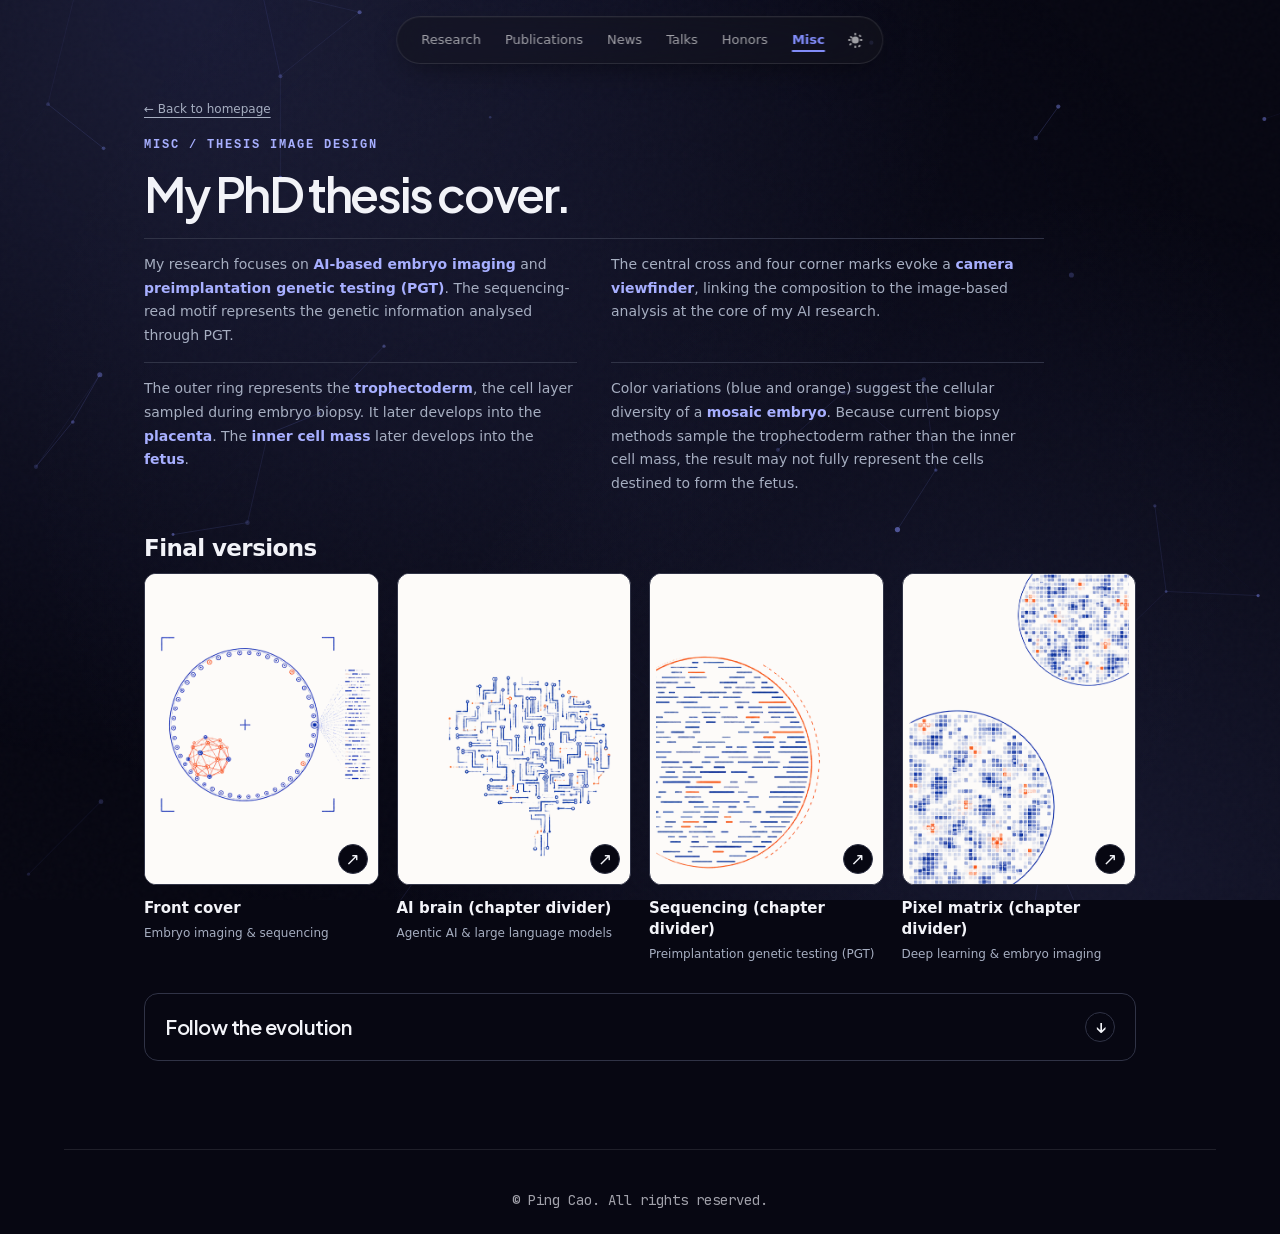
<file: thesis_images/misc.html>
<!DOCTYPE html>
<html lang="en" class="dark">
<head>
  <meta charset="utf-8"/>
  <meta content="width=device-width, initial-scale=1" name="viewport"/>
  <title>Misc · Thesis image archive</title>
  <meta content="The evolution of thesis cover studies and scientific illustrations, with original artwork." name="description"/>
  <meta content="Ping Cao, AI, IVF, PGT, embryology, machine learning, deep learning, LLM, Maastricht University, reproductive medicine" name="keywords"/>
  <meta content="Ping Cao" name="author"/>
  <link href="https://pingcaoai.github.io/thesis_images/misc.html" rel="canonical"/>
  <meta content="website" property="og:type"/>
  <meta content="Ping Cao" property="og:site_name"/>
  <meta content="Misc · Thesis image archive" property="og:title"/>
  <meta content="The evolution of thesis cover studies and scientific illustrations, with original artwork." property="og:description"/>
  <meta content="https://pingcaoai.github.io/thesis_images/misc.html" property="og:url"/>
  <meta content="https://pingcaoai.github.io/thesis_images/site/profile-original.jpg" property="og:image"/>
  <meta content="https://pingcaoai.github.io/thesis_images/site/profile-original.jpg" property="og:image:secure_url"/>
  <meta content="image/jpeg" property="og:image:type"/>
  <meta content="1241" property="og:image:width"/>
  <meta content="1066" property="og:image:height"/>
  <meta content="Portrait of Ping Cao" property="og:image:alt"/>
  <meta content="summary" name="twitter:card"/>
  <meta content="Misc · Thesis image archive" name="twitter:title"/>
  <meta content="The evolution of thesis cover studies and scientific illustrations, with original artwork." name="twitter:description"/>
  <meta content="https://pingcaoai.github.io/thesis_images/site/profile-original.jpg" name="twitter:image"/>
  <meta content="Portrait of Ping Cao" name="twitter:image:alt"/>
  <meta content="#fafafa" media="(prefers-color-scheme: light)" name="theme-color"/>
  <meta content="#070712" media="(prefers-color-scheme: dark)" name="theme-color"/>
  
  <!-- Favicon -->
  <link rel="icon" type="image/svg+xml" href="site/favicon-original.svg">

  <style id="static-utilities">
/* Static utility CSS: generated once from the original page; no browser compiler or build needed. */
*,::before,::after{box-sizing:border-box;border-width:0;border-style:solid;border-color:#e4e4e7}html{line-height:1.5;-webkit-text-size-adjust:100%;tab-size:4;font-family:system-ui,-apple-system,BlinkMacSystemFont,"Segoe UI",sans-serif;scroll-behavior:smooth}body{margin:0}h1,h2,h3,h4,h5,h6,p,figure,blockquote{margin:0}h1,h2,h3,h4,h5,h6{font-size:inherit;font-weight:inherit}a{color:inherit;text-decoration:inherit}button,input,select,textarea{font:inherit;color:inherit;margin:0;padding:0;background:none}button{cursor:pointer}ul,ol{margin:0;padding:0;list-style:none}img,svg,video,canvas{display:block;vertical-align:middle}img,video{max-width:100%;height:auto}summary{display:list-item}strong{font-weight:bolder}sup{font-size:75%;line-height:0;position:relative;vertical-align:baseline;top:-.5em}button:focus-visible,a:focus-visible,summary:focus-visible{outline:2px solid rgb(var(--color-accent));outline-offset:4px}
@keyframes static-bounce{0%,100%{transform:translateY(-25%);animation-timing-function:cubic-bezier(.8,0,1,1)}50%{transform:none;animation-timing-function:cubic-bezier(0,0,.2,1)}}
.-ml-1{margin-left:-0.25rem}
.-mx-4{margin-left:-1rem;margin-right:-1rem}
.-translate-x-1\/2{--u-x:-50%;transform:translate(var(--u-x,0),var(--u-y,0)) scale(var(--u-s,1))}
.\[\&\:\:-webkit-scrollbar\]\:hidden::-webkit-scrollbar{display:none}
.absolute{position:absolute}
.after\:-translate-x-1\/2::after{content:"";--u-x:-50%;transform:translate(var(--u-x,0),var(--u-y,0)) scale(var(--u-s,1))}
.after\:-z-10::after{content:"";z-index:-10}
.after\:absolute::after{content:"";position:absolute}
.after\:bg-accent::after{content:"";background-color:rgba(var(--color-accent),1)}
.after\:bg-accent\/20::after{content:"";background-color:rgba(var(--color-accent),0.2)}
.after\:bottom-1\.5::after{content:"";bottom:0.375rem}
.after\:bottom-\[4px\]::after{content:"";bottom:4px}
.after\:duration-300::after{content:"";transition-duration:300ms}
.after\:h-\[2px\]::after{content:"";height:2px}
.after\:h-\[6px\]::after{content:"";height:6px}
.after\:left-0::after{content:"";left:0rem}
.after\:left-1\/2::after{content:"";left:50%}
.after\:transition-all::after{content:"";transition-property:all;transition-duration:150ms}
.after\:w-0::after{content:"";width:0rem}
.after\:w-full::after{content:"";width:100%}
.animate-bounce{animation:static-bounce 1s infinite}
.antialiased{-webkit-font-smoothing:antialiased}
.aspect-\[4\/3\]{aspect-ratio:4/3}
.backdrop-blur-md{backdrop-filter:blur(12px)}
.backdrop-blur-sm{backdrop-filter:blur(4px)}
.bg-\[\#fafafa\]{background-color:#fafafa}
.bg-accent\/10{background-color:rgba(var(--color-accent),0.1)}
.bg-accent\/50{background-color:rgba(var(--color-accent),0.5)}
.bg-transparent{background-color:transparent}
.bg-white{background-color:rgba(255,255,255,1)}
.bg-white\/60{background-color:rgba(255,255,255,0.6)}
.bg-zinc-100{background-color:rgba(244,244,245,1)}
.bg-zinc-100\/80{background-color:rgba(244,244,245,0.8)}
.bg-zinc-200{background-color:rgba(228,228,231,1)}
.bg-zinc-300{background-color:rgba(212,212,216,1)}
.bg-zinc-50{background-color:rgba(250,250,250,1)}
.block{display:block}
.blur-2xl{filter:blur(40px)}
.border{border-width:1px}
.border-accent\/10{border-color:rgba(var(--color-accent),0.1)}
.border-accent\/20{border-color:rgba(var(--color-accent),0.2)}
.border-b{border-bottom-width:1px}
.border-t{border-top-width:1px}
.border-transparent{border-color:transparent}
.border-zinc-100{border-color:rgba(244,244,245,1)}
.border-zinc-200{border-color:rgba(228,228,231,1)}
.border-zinc-200\/50{border-color:rgba(228,228,231,0.5)}
.bottom-3{bottom:0.75rem}
.bottom-4{bottom:1rem}
.cursor-pointer{cursor:pointer}
.decoration-2{text-decoration-thickness:2px}
.decoration-accent\/40{text-decoration-color:rgba(var(--color-accent),0.4)}
.decoration-zinc-300{text-decoration-color:rgba(212,212,216,1)}
.duration-300{transition-duration:300ms}
.duration-500{transition-duration:500ms}
.duration-700{transition-duration:700ms}
.fixed{position:fixed}
.flex{display:flex}
.flex-1{flex:1 1 0%}
.flex-col{flex-direction:column}
.flex-wrap{flex-wrap:wrap}
.focus\:outline-none:focus{outline:none}
.font-bold{font-weight:700}
.font-display{font-family:"Plus Jakarta Sans",system-ui,-apple-system,BlinkMacSystemFont,"Segoe UI",sans-serif}
.font-medium{font-weight:500}
.font-mono{font-family:"JetBrains Mono",ui-monospace,SFMono-Regular,Menlo,monospace}
.font-normal{font-weight:400}
.font-sans{font-family:Inter,system-ui,-apple-system,BlinkMacSystemFont,"Segoe UI",sans-serif}
.font-semibold{font-weight:600}
.gap-1{gap:0.25rem}
.gap-1\.5{gap:0.375rem}
.gap-12{gap:3rem}
.gap-16{gap:4rem}
.gap-2{gap:0.5rem}
.gap-3{gap:0.75rem}
.gap-4{gap:1rem}
.gap-6{gap:1.5rem}
.gap-8{gap:2rem}
.gap-x-16{column-gap:4rem}
.gap-y-4{row-gap:1rem}
.grid{display:grid}
.grid-cols-1{grid-template-columns:repeat(1,minmax(0,1fr))}
.group:hover .group-hover\:bg-accent\/20{background-color:rgba(var(--color-accent),0.2)}
.group:hover .group-hover\:opacity-100{opacity:1.0}
.group:hover .group-hover\:scale-\[1\.03\]{--u-s:1.03;transform:translate(var(--u-x,0),var(--u-y,0)) scale(var(--u-s,1))}
.group:hover .group-hover\:scale-\[1\.2\]{--u-s:1.2;transform:translate(var(--u-x,0),var(--u-y,0)) scale(var(--u-s,1))}
.group:hover .group-hover\:text-accent{color:rgba(var(--color-accent),1)}
.h-10{height:2.5rem}
.h-12{height:3rem}
.h-36{height:9rem}
.h-4{height:1rem}
.h-6{height:1.5rem}
.h-7{height:1.75rem}
.h-8{height:2rem}
.h-\[12px\]{height:12px}
.h-\[16px\]{height:16px}
.h-\[400px\]{height:400px}
.h-full{height:100%}
.hidden{display:none}
.hover\:-translate-y-1:hover{--u-y:-0.25rem;transform:translate(var(--u-x,0),var(--u-y,0)) scale(var(--u-s,1))}
.hover\:after\:w-\[calc\(100\%-16px\)\]:hover::after{content:"";width:calc(100% - 16px)}
.hover\:bg-zinc-100:hover{background-color:rgba(244,244,245,1)}
.hover\:opacity-100:hover{opacity:1.0}
.hover\:scale-110:hover{--u-s:1.1;transform:translate(var(--u-x,0),var(--u-y,0)) scale(var(--u-s,1))}
.hover\:text-\[\#0A66C2\]:hover{color:#0A66C2}
.hover\:text-\[\#4285F4\]:hover{color:#4285F4}
.hover\:text-\[\#A6CE39\]:hover{color:#A6CE39}
.hover\:text-accent:hover{color:rgba(var(--color-accent),1)}
.hover\:text-zinc-900:hover{color:rgba(24,24,27,1)}
.hover\:underline:hover{text-decoration-line:underline}
.inline-block{display:inline-block}
.inline-flex{display:inline-flex}
.inset-0{inset:0rem}
.items-center{align-items:center}
.items-start{align-items:flex-start}
.justify-between{justify-content:space-between}
.justify-center{justify-content:center}
.leading-none{line-height:1}
.leading-relaxed{line-height:1.625}
.leading-snug{line-height:1.375}
.left-0{left:0rem}
.left-1\/2{left:50%}
.left-\[5px\]{left:5px}
.list-none{list-style:none}
.max-w-2xl{max-width:42rem}
.max-w-3xl{max-width:48rem}
.max-w-4xl{max-width:56rem}
.max-w-6xl{max-width:72rem}
.max-w-\[calc\(100\%-1rem\)\]{max-width:calc(100% - 1rem)}
.mb-10{margin-bottom:2.5rem}
.mb-12{margin-bottom:3rem}
.mb-14{margin-bottom:3.5rem}
.mb-16{margin-bottom:4rem}
.mb-2{margin-bottom:0.5rem}
.mb-2\.5{margin-bottom:0.625rem}
.mb-20{margin-bottom:5rem}
.mb-3{margin-bottom:0.75rem}
.mb-4{margin-bottom:1rem}
.mb-6{margin-bottom:1.5rem}
.mb-8{margin-bottom:2rem}
.min-h-\[100dvh\]{min-height:100dvh}
.ml-0\.5{margin-left:0.125rem}
.ml-2{margin-left:0.5rem}
.ml-3{margin-left:0.75rem}
.mt-0\.5{margin-top:0.125rem}
.mt-1{margin-top:0.25rem}
.mt-1\.5{margin-top:0.375rem}
.mt-10{margin-top:2.5rem}
.mt-3{margin-top:0.75rem}
.mt-4{margin-top:1rem}
.mt-6{margin-top:1.5rem}
.mt-8{margin-top:2rem}
.mt-auto{margin-top:auto}
.mx-auto{margin-left:auto;margin-right:auto}
.object-cover{object-fit:cover}
.opacity-80{opacity:0.8}
.opacity-90{opacity:0.9}
.outline-none{outline:none}
.overflow-hidden{overflow:hidden}
.overflow-x-auto{overflow-x:auto}
.overflow-y-auto{overflow-y:auto}
.p-1\.5{padding:0.375rem}
.p-3{padding:0.75rem}
.p-4{padding:1rem}
.p-5{padding:1.25rem}
.p-6{padding:1.5rem}
.p-8{padding:2rem}
.pb-20{padding-bottom:5rem}
.pb-4{padding-bottom:1rem}
.pb-6{padding-bottom:1.5rem}
.pl-8{padding-left:2rem}
.pointer-events-none{pointer-events:none}
.pr-2{padding-right:0.5rem}
.pr-3{padding-right:0.75rem}
.pt-10{padding-top:2.5rem}
.pt-20{padding-top:5rem}
.pt-24{padding-top:6rem}
.pt-4{padding-top:1rem}
.px-2{padding-left:0.5rem;padding-right:0.5rem}
.px-3{padding-left:0.75rem;padding-right:0.75rem}
.px-4{padding-left:1rem;padding-right:1rem}
.px-6{padding-left:1.5rem;padding-right:1.5rem}
.py-0\.5{padding-top:0.125rem;padding-bottom:0.125rem}
.py-1\.5{padding-top:0.375rem;padding-bottom:0.375rem}
.py-2{padding-top:0.5rem;padding-bottom:0.5rem}
.py-2\.5{padding-top:0.625rem;padding-bottom:0.625rem}
.relative{position:relative}
.ring-4{box-shadow:0 0 0 4px var(--u-ring,rgba(255,255,255,.5))}
.ring-white\/90{--u-ring:rgba(255,255,255,0.9)}
.rounded{border-radius:.25rem}
.rounded-2xl{border-radius:1rem}
.rounded-3xl{border-radius:1.5rem}
.rounded-full{border-radius:9999px}
.rounded-md{border-radius:.375rem}
.selection\:bg-accent\/20::selection{background-color:rgba(var(--color-accent),0.2)}
.selection\:text-accent::selection{color:rgba(var(--color-accent),1)}
.self-start{align-self:flex-start}
.shadow-sm{box-shadow:0 1px 2px 0 rgb(0 0 0 / .05)}
.shadow-xl{box-shadow:0 20px 25px -5px rgb(0 0 0 / .1),0 8px 10px -6px rgb(0 0 0 / .1)}
.shrink-0{flex-shrink:0}
.space-y-2 > :not([hidden]) ~ :not([hidden]){margin-top:0.5rem}
.space-y-3 > :not([hidden]) ~ :not([hidden]){margin-top:0.75rem}
.space-y-4 > :not([hidden]) ~ :not([hidden]){margin-top:1rem}
.sticky{position:sticky}
.text-2xl{font-size:1.5rem;line-height:2rem}
.text-3xl{font-size:1.875rem;line-height:2.25rem}
.text-\[10px\]{font-size:10px}
.text-\[12px\]{font-size:12px}
.text-accent{color:rgba(var(--color-accent),1)}
.text-balance{text-wrap:balance}
.text-base{font-size:1rem;line-height:1.5rem}
.text-center{text-align:center}
.text-lg{font-size:1.125rem;line-height:1.75rem}
.text-sm{font-size:.875rem;line-height:1.25rem}
.text-xl{font-size:1.25rem;line-height:1.75rem}
.text-xs{font-size:.75rem;line-height:1rem}
.text-zinc-300{color:rgba(212,212,216,1)}
.text-zinc-400{color:rgba(161,161,170,1)}
.text-zinc-500{color:rgba(113,113,122,1)}
.text-zinc-600{color:rgba(82,82,91,1)}
.text-zinc-700{color:rgba(63,63,70,1)}
.text-zinc-800{color:rgba(39,39,42,1)}
.text-zinc-900{color:rgba(24,24,27,1)}
.top-3{top:0.75rem}
.top-32{top:8rem}
.top-6{top:1.5rem}
.top-\[12px\]{top:12px}
.top-\[21px\]{top:21px}
.touch-pan-x{touch-action:pan-x}
.tracking-tight{letter-spacing:-.025em}
.tracking-widest{letter-spacing:.1em}
.transition-all{transition-property:all;transition-duration:150ms}
.transition-colors{transition-property:color,background-color,border-color,text-decoration-color,fill,stroke;transition-duration:150ms}
.transition-transform{transition-property:transform;transition-duration:150ms}
.underline{text-decoration-line:underline}
.underline-offset-4{text-underline-offset:4px}
.uppercase{text-transform:uppercase}
.w-12{width:3rem}
.w-36{width:9rem}
.w-4{width:1rem}
.w-6{width:1.5rem}
.w-7{width:1.75rem}
.w-8{width:2rem}
.w-\[12px\]{width:12px}
.w-\[16px\]{width:16px}
.w-\[2px\]{width:2px}
.w-full{width:100%}
.w-max{width:max-content}
.whitespace-nowrap{white-space:nowrap}
.z-0{z-index:0}
.z-10{z-index:10}
.z-20{z-index:20}
.z-50{z-index:50}
.z-\[-2\]{z-index:-2}
@media(min-width:1024px){.lg\:aspect-auto{aspect-ratio:auto}}
@media(min-width:1024px){.lg\:flex-row{flex-direction:row}}
@media(min-width:1024px){.lg\:h-\[560px\]{height:560px}}
@media(min-width:1024px){.lg\:w-1\/3{width:33.333333%}}
@media(min-width:1024px){.lg\:w-2\/3{width:66.666667%}}
@media(min-width:768px){.md\:after\:bottom-\[6px\]::after{content:"";bottom:6px}}
@media(min-width:768px){.md\:blur-3xl{filter:blur(64px)}}
@media(min-width:768px){.md\:bottom-5{bottom:1.25rem}}
@media(min-width:768px){.md\:flex-row{flex-direction:row}}
@media(min-width:768px){.md\:gap-3{gap:0.75rem}}
@media(min-width:768px){.md\:gap-4{gap:1rem}}
@media(min-width:768px){.md\:gap-8{gap:2rem}}
@media(min-width:768px){.md\:grid-cols-2{grid-template-columns:repeat(2,minmax(0,1fr))}}
@media(min-width:768px){.md\:grid-cols-3{grid-template-columns:repeat(3,minmax(0,1fr))}}
@media(min-width:768px){.md\:grid-cols-\[1fr_2fr\]{grid-template-columns:1fr 2fr}}
@media(min-width:768px){.md\:h-48{height:12rem}}
@media(min-width:768px){.md\:h-5{height:1.25rem}}
@media(min-width:768px){.md\:h-7{height:1.75rem}}
@media(min-width:768px){.md\:h-8{height:2rem}}
@media(min-width:768px){.md\:h-9{height:2.25rem}}
@media(min-width:768px){.md\:h-\[18px\]{height:18px}}
@media(min-width:768px){.md\:h-\[46px\]{height:46px}}
@media(min-width:768px){.md\:hover\:after\:w-\[calc\(100\%-24px\)\]:hover::after{content:"";width:calc(100% - 24px)}}
@media(min-width:768px){.md\:items-center{align-items:center}}
@media(min-width:768px){.md\:items-end{align-items:flex-end}}
@media(min-width:768px){.md\:leading-\[1\.7\]{line-height:1.7}}
@media(min-width:768px){.md\:mb-20{margin-bottom:5rem}}
@media(min-width:768px){.md\:mb-24{margin-bottom:6rem}}
@media(min-width:768px){.md\:mb-32{margin-bottom:8rem}}
@media(min-width:768px){.md\:mb-8{margin-bottom:2rem}}
@media(min-width:768px){.md\:ml-0{margin-left:0rem}}
@media(min-width:768px){.md\:ml-1{margin-left:0.25rem}}
@media(min-width:768px){.md\:mt-0{margin-top:0rem}}
@media(min-width:768px){.md\:mt-12{margin-top:3rem}}
@media(min-width:768px){.md\:mt-4{margin-top:1rem}}
@media(min-width:768px){.md\:p-5{padding:1.25rem}}
@media(min-width:768px){.md\:p-6{padding:1.5rem}}
@media(min-width:768px){.md\:p-8{padding:2rem}}
@media(min-width:768px){.md\:px-3{padding-left:0.75rem;padding-right:0.75rem}}
@media(min-width:768px){.md\:self-end{align-self:flex-end}}
@media(min-width:768px){.md\:text-2xl{font-size:1.5rem;line-height:2rem}}
@media(min-width:768px){.md\:text-3xl{font-size:1.875rem;line-height:2.25rem}}
@media(min-width:768px){.md\:text-4xl{font-size:2.25rem;line-height:2.5rem}}
@media(min-width:768px){.md\:text-\[13px\]{font-size:13px}}
@media(min-width:768px){.md\:text-\[22px\]{font-size:22px}}
@media(min-width:768px){.md\:text-base{font-size:1rem;line-height:1.5rem}}
@media(min-width:768px){.md\:text-sm{font-size:.875rem;line-height:1.25rem}}
@media(min-width:768px){.md\:text-xl{font-size:1.25rem;line-height:1.75rem}}
@media(min-width:768px){.md\:text-xs{font-size:.75rem;line-height:1rem}}
@media(min-width:768px){.md\:top-4{top:1rem}}
@media(min-width:768px){.md\:top-\[25px\]{top:25px}}
@media(min-width:768px){.md\:w-48{width:12rem}}
@media(min-width:768px){.md\:w-5{width:1.25rem}}
@media(min-width:768px){.md\:w-7{width:1.75rem}}
@media(min-width:768px){.md\:w-8{width:2rem}}
@media(min-width:768px){.md\:w-9{width:2.25rem}}
@media(min-width:768px){.md\:w-\[18px\]{width:18px}}
@media(min-width:640px){.sm\:block{display:block}}
@media(min-width:640px){.sm\:text-lg{font-size:1.125rem;line-height:1.75rem}}
@media(min-width:640px){.sm\:text-xl{font-size:1.25rem;line-height:1.75rem}}
.dark .dark\:after\:bg-accent\/30::after{content:"";background-color:rgba(var(--color-accent),0.3)}
.dark .dark\:bg-\[\#070712\]{background-color:#070712}
.dark .dark\:bg-accent\/40{background-color:rgba(var(--color-accent),0.4)}
.dark .dark\:bg-black\/30{background-color:rgba(0,0,0,0.3)}
.dark .dark\:bg-white\/10{background-color:rgba(255,255,255,0.1)}
.dark .dark\:bg-white\/15{background-color:rgba(255,255,255,0.15)}
.dark .dark\:bg-white\/20{background-color:rgba(255,255,255,0.2)}
.dark .dark\:bg-white\/5{background-color:rgba(255,255,255,0.05)}
.dark .dark\:border-white\/10{border-color:rgba(255,255,255,0.1)}
.dark .dark\:border-white\/20{border-color:rgba(255,255,255,0.2)}
.dark .dark\:border-white\/5{border-color:rgba(255,255,255,0.05)}
.dark .dark\:decoration-zinc-700{text-decoration-color:rgba(63,63,70,1)}
.group:hover .dark .dark\:group-hover\:bg-accent\/30{background-color:rgba(var(--color-accent),0.3)}
.group:hover .dark .dark\:group-hover\:text-accent{color:rgba(var(--color-accent),1)}
.dark .dark\:hover\:bg-white\/10:hover{background-color:rgba(255,255,255,0.1)}
.dark .dark\:hover\:text-\[\#818cf8\]:hover{color:#818cf8}
.dark .dark\:hover\:text-accent:hover{color:rgba(var(--color-accent),1)}
.dark .dark\:hover\:text-white:hover{color:rgba(255,255,255,1)}
.dark .dark\:opacity-100{opacity:1.0}
.dark .dark\:ring-white\/10{--u-ring:rgba(255,255,255,0.1)}
.dark .dark\:selection\:text-accent::selection{color:rgba(var(--color-accent),1)}
.dark .dark\:text-white{color:rgba(255,255,255,1)}
.dark .dark\:text-white\/20{color:rgba(255,255,255,0.2)}
.dark .dark\:text-white\/30{color:rgba(255,255,255,0.3)}
.dark .dark\:text-white\/40{color:rgba(255,255,255,0.4)}
.dark .dark\:text-white\/50{color:rgba(255,255,255,0.5)}
.dark .dark\:text-white\/60{color:rgba(255,255,255,0.6)}
.dark .dark\:text-white\/80{color:rgba(255,255,255,0.8)}
.dark .dark\:text-zinc-100{color:rgba(244,244,245,1)}
.dark .dark\:text-zinc-200{color:rgba(228,228,231,1)}
.dark .dark\:text-zinc-300{color:rgba(212,212,216,1)}
.dark .dark\:text-zinc-400{color:rgba(161,161,170,1)}
.dark .dark\:text-zinc-500{color:rgba(113,113,122,1)}
  </style>

  <!-- Theme initialization -->
  <script>
    // Set dark mode as the absolute default, unless the user explicitly toggled to light mode previously
    if ((() => { try { return localStorage.getItem('color-theme'); } catch { return null; } })() === 'light') {
      document.documentElement.classList.remove('dark');
    } else {
      document.documentElement.classList.add('dark');
    }
  </script>
  
  <!-- Custom CSS -->
  <style>
    /* CSS Variables for Dynamic Accent Color (Premium Tech Indigo) */
    :root {
      --color-accent: 79, 70, 229;  /* Indigo-600 */
    }
    .dark {
      --color-accent: 129, 140, 248; /* Indigo-400 */
    }

    body {
      overflow-x: hidden;
      -webkit-font-smoothing: antialiased;
      -moz-osx-font-smoothing: grayscale;
    }

    /* Elegant Noise Texture Background */
    .bg-noise {
      position: fixed;
      top: 0; left: 0; width: 100vw; height: 100vh;
      z-index: -1;
      opacity: 0.03;
      pointer-events: none;
      background-image: url("data:image/svg+xml,%3Csvg viewBox='0 0 200 200' xmlns='http://www.w3.org/2000/svg'%3E%3Cfilter id='noiseFilter'%3E%3CfeTurbulence type='fractalNoise' baseFrequency='0.9' numOctaves='3' stitchTiles='stitch'/%3E%3C/filter%3E%3Crect width='100%25' height='100%25' filter='url(%23noiseFilter)'/%3E%3C/svg%3E");
    }
    .dark .bg-noise {
      opacity: 0.02;
    }

    /* Global Ambient Glow (The Core of the Starry Theme) */
    .global-bg-glow {
      position: fixed;
      top: 0; left: 0; width: 100vw; height: 100vh;
      z-index: -3; 
      pointer-events: none;
      background: radial-gradient(ellipse at 50% 0%, rgba(var(--color-accent), 0.04) 0%, transparent 70%);
      transition: background 0.7s ease;
    }
    .dark .global-bg-glow {
      background: 
        radial-gradient(circle at 15% 0%, rgba(var(--color-accent), 0.16) 0%, transparent 55%),
        radial-gradient(circle at 85% 100%, rgba(var(--color-accent), 0.12) 0%, transparent 50%),
        radial-gradient(circle at 50% 50%, rgba(var(--color-accent), 0.05) 0%, transparent 80%);
    }

    /* =========================================
       iOS Style Floating Glass Navigation
       ========================================= */
    .ios-glass-nav {
      background: rgba(255, 255, 255, 0.55);
      backdrop-filter: blur(24px) saturate(180%);
      -webkit-backdrop-filter: blur(24px) saturate(180%);
      border: 1px solid rgba(255, 255, 255, 0.7);
      box-shadow: 0 10px 30px -10px rgba(0, 0, 0, 0.1), inset 0 1px 0 rgba(255, 255, 255, 0.6);
    }
    .dark .ios-glass-nav {
      background: rgba(20, 20, 25, 0.55);
      border: 1px solid rgba(255, 255, 255, 0.1);
      box-shadow: 0 10px 30px -10px rgba(0, 0, 0, 0.5), inset 0 1px 0 rgba(255, 255, 255, 0.03);
    }

    /* =========================================
       iOS Nav Figma Spotlight Hover Effect
       ========================================= */
    .ios-glass-nav::before {
      content: "";
      position: absolute;
      inset: 0;
      border-radius: inherit;
      background: radial-gradient(
        250px circle at var(--mouse-x, 50%) var(--mouse-y, 50%),
        rgba(var(--color-accent), 0.08),
        transparent 40%
      );
      opacity: 0;
      transition: opacity 0.5s ease;
      pointer-events: none;
      z-index: 0;
    }
    .dark .ios-glass-nav::before {
      background: radial-gradient(
        250px circle at var(--mouse-x, 50%) var(--mouse-y, 50%),
        rgba(var(--color-accent), 0.15),
        transparent 40%
      );
    }
    .ios-glass-nav:hover::before {
      opacity: 1;
    }

    /* Edge Rim Light for Nav */
    .ios-glass-nav::after {
      content: "";
      position: absolute;
      inset: -1px; /* Overlaps perfectly with the existing 1px border */
      border-radius: inherit;
      padding: 1px;
      background: radial-gradient(
        200px circle at var(--mouse-x, 50%) var(--mouse-y, 50%),
        rgba(var(--color-accent), 0.8),
        transparent 40%
      );
      -webkit-mask: linear-gradient(#fff 0 0) content-box, linear-gradient(#fff 0 0);
      -webkit-mask-composite: xor;
      mask-composite: exclude;
      opacity: 0;
      transition: opacity 0.5s ease;
      pointer-events: none;
      z-index: 1;
    }
    .ios-glass-nav:hover::after {
      opacity: 1;
    }

    /* =========================================
       UX Peak / Figma Motion: Spotlight Glass Card
       ========================================= */
    .figma-glow-card {
      position: relative;
      background: rgba(255, 255, 255, 0.4);
      backdrop-filter: blur(16px);
      -webkit-backdrop-filter: blur(16px);
      border: 1px solid rgba(0, 0, 0, 0.04);
      box-shadow: 0 4px 24px -12px rgba(0, 0, 0, 0.05);
      transition: transform 0.5s cubic-bezier(0.16, 1, 0.3, 1), box-shadow 0.5s ease;
    }
    
    .dark .figma-glow-card {
      background: rgba(255, 255, 255, 0.02);
      border: 1px solid rgba(255, 255, 255, 0.05);
      box-shadow: 0 4px 24px -12px rgba(0, 0, 0, 0.4);
    }
    
    .figma-glow-card:hover {
      transform: translateY(-4px);
      box-shadow: 0 16px 40px -16px rgba(var(--color-accent), 0.15);
    }
    
    .dark .figma-glow-card:hover {
      box-shadow: 0 16px 40px -16px rgba(var(--color-accent), 0.25);
    }

    /* Spotlight Inner Glow */
    .figma-glow-card::before {
      content: "";
      position: absolute;
      inset: 0;
      border-radius: inherit;
      background: radial-gradient(
        600px circle at var(--mouse-x, 50%) var(--mouse-y, 50%),
        rgba(var(--color-accent), 0.06),
        transparent 40%
      );
      opacity: 0;
      transition: opacity 0.5s ease;
      pointer-events: none;
      z-index: 0;
    }
    
    .dark .figma-glow-card::before {
      background: radial-gradient(
        600px circle at var(--mouse-x, 50%) var(--mouse-y, 50%),
        rgba(var(--color-accent), 0.12),
        transparent 40%
      );
    }
    
    .figma-glow-card:hover::before {
      opacity: 1;
    }

    /* Spotlight Border Glow (Using CSS Masking) */
    .figma-glow-card::after {
      content: "";
      position: absolute;
      inset: 0;
      border-radius: inherit;
      padding: 1px; /* Glow border thickness */
      background: radial-gradient(
        400px circle at var(--mouse-x, 50%) var(--mouse-y, 50%),
        rgba(var(--color-accent), 0.6),
        transparent 40%
      );
      -webkit-mask: linear-gradient(#fff 0 0) content-box, linear-gradient(#fff 0 0);
      -webkit-mask-composite: xor;
      mask-composite: exclude;
      opacity: 0;
      transition: opacity 0.5s ease;
      pointer-events: none;
      z-index: 1;
    }
    
    .figma-glow-card:hover::after {
      opacity: 1;
    }

    /* Interactive Elements inside the card */
    .figma-glow-card:hover .icon-box {
      background-color: rgb(var(--color-accent));
      color: #ffffff !important;
      border-color: rgb(var(--color-accent));
      box-shadow: 0 4px 16px rgba(var(--color-accent), 0.3);
      transform: scale(1.05);
    }
    .figma-glow-card:hover .icon-box svg {
      stroke: #ffffff;
    }

    /* Guaranteed glowing effect for Timeline Dots */
    .timeline-dot {
      transition: all 0.4s cubic-bezier(0.16, 1, 0.3, 1);
      border: none;
      outline: none;
      box-shadow: none;
    }
    .group:hover .timeline-dot {
      background-color: rgb(var(--color-accent)) !important;
      box-shadow: 0 0 14px 2px rgba(var(--color-accent), 0.6) !important;
      transform: scale(1.5) !important;
    }

    /* UPGRADED: Premium Biotech Scroll reveal animation */
    .reveal {
      opacity: 1;
      transform: none;
      transition: opacity 1.2s cubic-bezier(0.16, 1, 0.3, 1),
                  transform 1.2s cubic-bezier(0.16, 1, 0.3, 1);
      will-change: opacity, transform;
    }
    .reveal.active {
      opacity: 1;
      transform: translateY(0) scale(1);
    }

    /* Avatar Breathing Glow Animation */
    @keyframes avatar-breathe {
      0%, 100% { transform: scale(1.05); opacity: 0.5; }
      50% { transform: scale(1.15); opacity: 0.8; }
    }
    .animate-avatar-breathe {
      animation: avatar-breathe 4s ease-in-out infinite;
    }

    /* Staggered reveals for lists */
    .stagger-1 { transition-delay: 0.1s; }
    .stagger-2 { transition-delay: 0.2s; }
    .stagger-3 { transition-delay: 0.3s; }

    /* Custom scrollbar */
    ::-webkit-scrollbar {
      width: 8px;
    }
    ::-webkit-scrollbar-track {
      background: transparent; 
    }
    ::-webkit-scrollbar-thumb {
      background: #cbd5e1; 
      border-radius: 4px;
    }
    .dark ::-webkit-scrollbar-thumb {
      background: rgba(255,255,255,0.15); 
    }
    ::-webkit-scrollbar-thumb:hover {
      background: #94a3b8; 
    }
    .dark ::-webkit-scrollbar-thumb:hover {
      background: rgba(255,255,255,0.25); 
    }

    /* Clinical-tech Leaflet Map Styles */
    .leaflet-container {
      background:
        radial-gradient(circle at 24% 32%, rgba(var(--color-accent), 0.03), transparent 24%),
        radial-gradient(circle at 78% 72%, rgba(var(--color-accent), 0.02), transparent 28%),
        linear-gradient(135deg, #f8fafc 0%, #f1f5f9 100%) !important;
      font-family: 'Inter', sans-serif;
    }
    .dark .leaflet-container {
      background:
        radial-gradient(circle at 24% 32%, rgba(var(--color-accent), 0.06), transparent 26%),
        radial-gradient(circle at 78% 72%, rgba(var(--color-accent), 0.04), transparent 30%),
        linear-gradient(135deg, #070712 0%, #0a0a14 100%) !important;
    }

    .leaflet-control-attribution {
      display: none !important;
    }

    .leaflet-control-zoom {
      border: 1px solid rgba(var(--color-accent), 0.15) !important;
      box-shadow: 0 4px 15px rgba(0, 0, 0, 0.05) !important;
      margin: 16px !important;
      border-radius: 999px !important;
      overflow: hidden;
    }

    .leaflet-control-zoom a {
      background-color: rgba(255, 255, 255, 0.96) !important;
      color: rgb(var(--color-accent)) !important;
      border-color: rgba(0, 0, 0, 0.05) !important;
      font-weight: 500 !important;
    }

    .leaflet-control-zoom a:hover {
      background-color: #f1f5f9 !important;
    }

    .dark .leaflet-control-zoom a {
      background-color: rgba(255, 255, 255, 0.05) !important;
      color: rgb(var(--color-accent)) !important;
      border-color: rgba(255, 255, 255, 0.05) !important;
    }

    .leaflet-control-container {
      z-index: 40 !important;
    }

    .leaflet-div-icon {
      background: transparent !important;
      border: none !important;
    }

    /* Markers */
    .bl-marker-wrapper {
      display: flex;
      align-items: center;
      transform: translate(-8px, -8px);
      pointer-events: none;
      transition: z-index 0s;
    }

    .bl-marker-dot {
      width: 16px;
      height: 16px;
      background: rgb(var(--color-accent));
      border: 3px solid #ffffff;
      border-radius: 50%;
      box-shadow: 0 4px 10px rgba(var(--color-accent), 0.4);
      flex-shrink: 0;
      transition: all 0.3s ease;
    }

    .bl-marker-dot.pulse {
      animation: bl-pulse 2.5s infinite cubic-bezier(0.16, 1, 0.3, 1);
    }

    @keyframes bl-pulse {
      0% { box-shadow: 0 0 0 0 rgba(var(--color-accent), 0.5); }
      70% { box-shadow: 0 0 0 14px rgba(var(--color-accent), 0); }
      100% { box-shadow: 0 0 0 0 rgba(var(--color-accent), 0); }
    }

    .bl-marker-label {
      background-color: rgba(255, 255, 255, 0.96);
      color: #0f172a;
      padding: 5px 12px;
      margin-left: 8px;
      border-radius: 6px;
      font-size: 12px;
      font-weight: 600;
      box-shadow: 0 4px 15px rgba(0, 0, 0, 0.08);
      border: 1px solid rgba(0,0,0,0.05);
      white-space: nowrap;
      transition: all 0.3s cubic-bezier(0.16, 1, 0.3, 1);
    }

    .dark .bl-marker-dot {
      background: rgb(var(--color-accent));
      border-color: #070712;
      box-shadow: 0 4px 10px rgba(0, 0, 0, 0.6);
    }

    .dark .bl-marker-label {
      background-color: rgba(20, 20, 25, 0.95);
      color: #f1f5f9;
      border-color: rgba(255,255,255,0.08);
      box-shadow: 0 4px 15px rgba(0, 0, 0, 0.5);
    }

    .bl-marker-wrapper.highlight {
      z-index: 1000 !important;
    }

    .bl-marker-wrapper.highlight .bl-marker-dot {
      background: #fff;
      border-color: rgb(var(--color-accent));
      box-shadow: 0 0 0 6px rgba(var(--color-accent), 0.2);
      transform: scale(1.15);
    }

    .dark .bl-marker-wrapper.highlight .bl-marker-dot {
      background: #070712;
      border-color: rgb(var(--color-accent));
      box-shadow: 0 0 0 6px rgba(var(--color-accent), 0.3);
    }

    .bl-marker-wrapper.highlight .bl-marker-label {
      border-color: rgb(var(--color-accent));
      color: rgb(var(--color-accent));
      transform: scale(1.05) translateX(4px);
    }

    .dark .bl-marker-wrapper.highlight .bl-marker-label {
      border-color: rgb(var(--color-accent));
      color: rgb(var(--color-accent));
    }

    /* List Hover Interactions */
    .talk-list-item:hover h5,
    .talk-list-item:focus h5 {
      color: rgb(var(--color-accent));
    }
  </style>
<style>
    /* Static-page resilience and keyboard/mobile navigation. */
    html{--nav-anchor-offset:88px}
    section[id]{scroll-margin-top:var(--nav-anchor-offset)}
    .reveal{opacity:1;transform:none}
    [hidden]{display:none!important}
    @media(prefers-reduced-motion:reduce){html{scroll-behavior:auto}*,::before,::after{animation:none!important;transition:none!important}#network-canvas{display:none}}
    .presentation-map-fallback{padding:24px;color:inherit;opacity:.7;font-size:14px}
</style>
<noscript><style>.talk-list-item.hidden{display:block}.map-tab-btn,#theme-toggle,#list-count,[data-presentation-map-panel]{display:none}[data-presentation-events-panel]{width:100%;height:auto}[data-presentation-events-panel] .overflow-y-auto{overflow:visible}</style></noscript>
<link rel="stylesheet" href="site/fonts/fonts.css">
<style id="navigation-motion-style">
/* Precise floating navigation with restrained motion. */
html{scroll-padding-top:var(--nav-anchor-offset,88px)}
html.navigation-motion-ready{scroll-behavior:auto}
section[id]{scroll-margin-top:var(--nav-anchor-offset,88px)}
header.ios-glass-nav nav .nav-link{position:relative;transition:color .22s ease}
header.ios-glass-nav nav .nav-link[aria-current]{color:rgb(var(--color-accent));font-weight:600}
header.ios-glass-nav nav .nav-link[aria-current]::after{width:calc(100% - 16px)}
@media(min-width:768px){header.ios-glass-nav nav .nav-link[aria-current]::after{width:calc(100% - 24px)}}
@media(prefers-reduced-motion:reduce){header.ios-glass-nav nav .nav-link{transition:none!important}}

</style>
<style id="thesis-archive-style">
/* Misc: static image archive. Content remains readable without JavaScript. */
html{scroll-padding-top:var(--nav-anchor-offset,88px)}
/* Keep all six navigation links, including Misc, visible on narrow phones. */
@media(max-width:540px){header.ios-glass-nav{width:max-content;max-width:calc(100% - 16px);border-radius:18px}header.ios-glass-nav>div{height:44px;min-height:44px;padding:5px 6px;overflow:hidden;justify-content:center}header.ios-glass-nav nav{min-width:0;flex:0 1 auto;display:flex;flex-wrap:nowrap;justify-content:flex-start;white-space:nowrap;gap:3px}header.ios-glass-nav nav a{flex:0 0 auto;padding:6px 1px;font-size:10.5px;letter-spacing:-.02em}header.ios-glass-nav #theme-toggle{flex:0 0 28px;width:28px;height:28px;margin-left:2px}}
.misc-archive,.archive-dialog{--archive-ink:#182132;--archive-muted:#596577;--archive-line:#dce0e7;--archive-panel:#f1f2f5;--archive-accent:#414bc0;--archive-page-bg:#fafafa}
.dark .misc-archive,.dark .archive-dialog{--archive-ink:#f2f3f8;--archive-muted:#a6aec1;--archive-line:#303346;--archive-panel:#141622;--archive-accent:#a7afff;--archive-page-bg:#070712}
.misc-archive{max-width:1040px;margin:0 auto 88px;padding:96px 24px 0;color:var(--archive-ink);scroll-margin-top:20px}
.archive-back{display:inline-block;color:var(--archive-muted);font-size:12px;line-height:18px;margin:0 0 18px;text-decoration:underline;text-underline-offset:4px}
header nav a[aria-current="page"]{color:rgb(var(--color-accent));font-weight:600}
.misc-archive *, .archive-dialog *{box-sizing:border-box}
.archive-eyebrow{display:block;font:600 12px/1.5 ui-monospace,monospace;letter-spacing:.15em;text-transform:uppercase;color:var(--archive-accent);margin:0 0 14px}
.archive-heading{margin-bottom:24px}
.archive-heading h1{font:600 clamp(32px,4.5vw,48px)/1.08 'Plus Jakarta Sans',system-ui,sans-serif;letter-spacing:-.05em;margin:0 0 14px;max-width:680px}
.archive-lede{max-width:900px;margin:0;color:var(--archive-muted)}
.archive-lede-intro{max-width:760px;margin:0;font:500 clamp(21px,2.5vw,29px)/1.4 'Plus Jakarta Sans',system-ui,sans-serif;letter-spacing:-.03em;color:var(--archive-ink)}
.archive-lede-details{display:grid;grid-template-columns:repeat(2,minmax(0,1fr));gap:0 34px;margin-top:18px;border-top:1px solid var(--archive-line)}
.archive-lede-details p{font-size:14px;line-height:1.7;margin:0;padding:14px 0;color:var(--archive-muted)}
.archive-lede-details p:nth-child(n+3){border-top:1px solid var(--archive-line)}
.archive-lede strong{font-weight:700;color:var(--archive-accent)}
.archive-lede-closing{max-width:720px;margin:25px 0 0;padding:3px 0 3px 18px;border-left:2px solid var(--archive-accent);font-size:15px;line-height:1.75;font-style:italic;color:var(--archive-ink)}
.archive-section-title{font-size:23px;font-weight:600;letter-spacing:-.025em;margin:0 0 10px;line-height:1.25}
.archive-finals{display:grid;grid-template-columns:repeat(4,minmax(0,1fr));gap:18px;margin-bottom:28px}
.archive-final{min-width:0}
.archive-final-image,.archive-thumb{display:block;position:relative;overflow:hidden;background:transparent;border:1px solid var(--archive-line);border-radius:12px;color:var(--archive-ink)}
.archive-final-image{width:100%;aspect-ratio:3/4;margin:0 0 13px;background:#fdfbf9}
.archive-final-image img,.archive-thumb img{width:100%;height:100%;object-fit:contain;transition:transform .3s ease}
.archive-final-image:hover img,.archive-thumb:hover img{transform:scale(1.025)}
.archive-final-image:after,.archive-thumb:after{content:'↗';position:absolute;right:10px;bottom:10px;background:var(--archive-page-bg);border:1px solid var(--archive-line);border-radius:50%;width:30px;height:30px;display:grid;place-items:center;font-size:17px}
.archive-final h3{font-size:15px;line-height:1.4;font-weight:600;margin:0 0 5px}
.archive-final p{font-size:12px;line-height:1.6;color:var(--archive-muted);margin:0}
.archive-evolution{margin-top:4px}
.archive-evolution>summary{list-style:none;display:flex;align-items:center;justify-content:space-between;gap:20px;width:100%;padding:18px 20px;border:1px solid var(--archive-line);border-radius:14px;background:transparent;color:var(--archive-ink);font:600 20px/1.3 'Plus Jakarta Sans',system-ui,sans-serif;letter-spacing:-.025em;cursor:pointer;transition:background-color .2s ease,border-color .2s ease}
.archive-evolution>summary::-webkit-details-marker{display:none}
.archive-evolution>summary:hover{background:var(--archive-panel);border-color:var(--archive-accent)}
.archive-evolution>summary:focus-visible{outline:3px solid #8995fb;outline-offset:5px}
.archive-evolution-icon{display:grid;place-items:center;flex:0 0 30px;width:30px;height:30px;border:1px solid var(--archive-line);border-radius:50%;font-size:16px;line-height:1;transition:transform .25s ease,border-color .2s ease}
.archive-evolution[open]>summary{background:var(--archive-panel);border-color:var(--archive-accent)}
.archive-evolution[open] .archive-evolution-icon{transform:rotate(180deg);border-color:var(--archive-accent)}
.archive-evolution-content{padding-top:25px;animation:archive-reveal .25s ease both}
@keyframes archive-reveal{from{opacity:0;transform:translateY(-8px)}to{opacity:1;transform:translateY(0)}}
.archive-toolbar{display:flex;gap:16px;flex-wrap:wrap;align-items:center;justify-content:space-between;margin:0 0 12px}
.archive-filters{display:flex;gap:7px;flex-wrap:wrap}
.archive-filter{border:1px solid var(--archive-line);border-radius:24px;padding:8px 13px;font-size:12px;line-height:1.5;color:var(--archive-muted);background:transparent;cursor:pointer}
.archive-filter[aria-pressed=true]{background:var(--archive-ink);border-color:var(--archive-ink);color:var(--archive-panel)}
.archive-filter:hover{border-color:var(--archive-accent)}
.archive-family{border-top:1px solid var(--archive-line);padding-top:28px;margin-top:28px;scroll-margin-top:88px}
.archive-family-head{display:flex;gap:16px;align-items:baseline;justify-content:space-between;margin-bottom:8px}
.archive-family-head h3{font:600 24px/1.3 system-ui,sans-serif;letter-spacing:-.03em;margin:0}
.archive-family-head span{font:11px/1.5 ui-monospace,monospace;white-space:nowrap;color:var(--archive-muted)}
.archive-grid{list-style:none;padding:0;margin:20px 0 36px;display:grid;grid-template-columns:repeat(4,minmax(0,1fr));gap:32px 18px}
.archive-card{min-width:0;display:flex;flex-direction:column}
.archive-card-top{font:11px/1.5 ui-monospace,monospace;color:var(--archive-muted);display:flex;gap:8px;align-items:center;justify-content:space-between;margin-bottom:10px}
.archive-card-top b{font-weight:500;color:var(--archive-accent);letter-spacing:.06em}
.archive-thumb{aspect-ratio:3/4}
.archive-card h4{font-size:17px;font-weight:600;line-height:1.35;margin:17px 0 7px;letter-spacing:-.015em}
.archive-card p{font-size:13px;line-height:1.7;color:var(--archive-muted);margin:0 0 11px}
.archive-family[data-family=supporting_assets] .archive-grid{grid-template-columns:repeat(4,minmax(0,1fr))}
.archive-family[data-family=supporting_assets] .archive-thumb{aspect-ratio:4/3}
.misc-archive [hidden]{display:none!important}
.misc-archive a:focus-visible,.misc-archive button:focus-visible,.misc-archive summary:focus-visible,.archive-dialog :focus-visible{outline:3px solid #8995fb;outline-offset:5px}
.archive-dialog{color:var(--archive-ink);background:var(--archive-page-bg);border:1px solid var(--archive-line);border-radius:14px;width:min(960px,calc(100vw - 28px));max-width:none;max-height:calc(100dvh - 28px);padding:0;overflow:auto}
.archive-dialog::backdrop{background:rgba(250,250,250,.8);backdrop-filter:blur(8px)}
.dark .archive-dialog::backdrop{background:rgba(7,7,18,.8)}
.archive-dialog-top{display:flex;align-items:center;justify-content:space-between;padding:13px 18px;border-bottom:1px solid var(--archive-line);gap:16px}
.archive-dialog-top p{font:12px/1.5 ui-monospace,monospace;color:var(--archive-muted);margin:0}
.archive-dialog button{cursor:pointer;border:1px solid var(--archive-line);border-radius:7px;background:var(--archive-panel);color:var(--archive-ink);padding:8px 12px;font-size:13px}
.archive-dialog button:disabled{opacity:.35;cursor:default}
.archive-dialog-main{display:grid;grid-template-columns:minmax(0,1fr) 290px;gap:26px;padding:24px}
.archive-dialog-art{display:flex;align-items:center;justify-content:center;min-height:220px;background:transparent;border-radius:6px;overflow:hidden}
.archive-dialog-art img{max-width:100%;max-height:min(72dvh,720px);object-fit:contain}
.archive-dialog-copy{align-self:center}.archive-dialog-copy h2{font-size:25px;line-height:1.2;font-weight:600;margin:0 0 18px;letter-spacing:-.035em}
.archive-dialog-copy p{font-size:13px;line-height:1.7;color:var(--archive-muted);margin:0 0 16px}.archive-dialog-copy a{color:var(--archive-accent);font-size:13px;text-decoration:underline;text-underline-offset:4px}
.archive-dialog-controls{display:flex;gap:9px;margin-top:28px}
@media(max-width:800px){.archive-dialog-main{grid-template-columns:1fr}.archive-dialog-art img{max-height:53dvh}.archive-dialog-copy{width:100%}.archive-dialog{max-height:calc(100dvh - 20px)}}
@media(max-width:800px){.archive-grid,.archive-family[data-family=supporting_assets] .archive-grid{grid-template-columns:repeat(2,minmax(0,1fr))}}
@media(max-width:640px){.archive-lede-details{grid-template-columns:1fr}.archive-lede-details p:nth-child(n+2){border-top:1px solid var(--archive-line)}.archive-finals{grid-template-columns:repeat(2,minmax(0,1fr));gap:25px 16px}.archive-grid{grid-template-columns:repeat(2,minmax(0,1fr))}}
@media(max-width:480px){.misc-archive{padding:124px 18px 0;margin-bottom:65px}.archive-heading h1{font-size:34px}.archive-lede{font-size:15px}.archive-evolution>summary{padding:17px 18px;font-size:18px}.archive-grid,.archive-family[data-family=supporting_assets] .archive-grid{grid-template-columns:1fr}.archive-card{width:100%;max-width:300px;margin-inline:auto}.archive-family-head{display:block}.archive-family-head span{display:block;margin-top:8px}.archive-filter{padding:8px 11px}.archive-dialog-main{padding:15px;gap:20px}}
@media(prefers-reduced-motion:reduce){html{scroll-behavior:auto!important}.archive-thumb img,.archive-final-image img,.archive-evolution>summary,.archive-evolution-icon{transition:none!important}.archive-evolution-content{animation:none!important}}

</style>
</head>
<body class="antialiased bg-[#fafafa] dark:bg-[#070712] text-zinc-800 dark:text-zinc-300 transition-colors duration-500 selection:bg-accent/20 selection:text-accent dark:selection:text-accent">
  
  <!-- Global Unified Gradient Background (Creates the Starry Space Feel) -->
  <div class="global-bg-glow"></div>

  <!-- Global Interactive Starry Network Canvas -->
  <canvas id="network-canvas" aria-hidden="true" class="fixed inset-0 w-full h-full z-[-2] pointer-events-none opacity-80 dark:opacity-100"></canvas>

  <!-- Elegant Noise Overlay -->
  <div class="bg-noise"></div>

  <!-- Navigation Bar (iOS Style Floating Glass Pill) -->
  <header class="fixed top-3 md:top-4 left-1/2 -translate-x-1/2 w-max max-w-[calc(100%-1rem)] z-50 ios-glass-nav rounded-full transition-all duration-300">
    <div class="relative z-10 px-2 md:px-3 h-10 md:h-[46px] flex items-center justify-center overflow-x-auto [&::-webkit-scrollbar]:hidden touch-pan-x">
      <nav class="flex items-center text-[12px] md:text-[13px] font-medium text-zinc-600 dark:text-white/60 whitespace-nowrap">
        <a class="nav-link px-2 md:px-3 py-2 hover:text-accent dark:hover:text-white transition-colors relative after:absolute after:bottom-[4px] md:after:bottom-[6px] after:left-1/2 after:-translate-x-1/2 after:w-0 after:h-[2px] after:bg-accent after:transition-all after:duration-300 hover:after:w-[calc(100%-16px)] md:hover:after:w-[calc(100%-24px)]" href="../index.html#research">Research</a>
        <a class="nav-link px-2 md:px-3 py-2 hover:text-accent dark:hover:text-white transition-colors relative after:absolute after:bottom-[4px] md:after:bottom-[6px] after:left-1/2 after:-translate-x-1/2 after:w-0 after:h-[2px] after:bg-accent after:transition-all after:duration-300 hover:after:w-[calc(100%-16px)] md:hover:after:w-[calc(100%-24px)]" href="../index.html#publications">Publications</a>
        <a class="nav-link px-2 md:px-3 py-2 hover:text-accent dark:hover:text-white transition-colors relative after:absolute after:bottom-[4px] md:after:bottom-[6px] after:left-1/2 after:-translate-x-1/2 after:w-0 after:h-[2px] after:bg-accent after:transition-all after:duration-300 hover:after:w-[calc(100%-16px)] md:hover:after:w-[calc(100%-24px)]" href="../index.html#news">News</a>
        <a class="nav-link px-2 md:px-3 py-2 hover:text-accent dark:hover:text-white transition-colors relative after:absolute after:bottom-[4px] md:after:bottom-[6px] after:left-1/2 after:-translate-x-1/2 after:w-0 after:h-[2px] after:bg-accent after:transition-all after:duration-300 hover:after:w-[calc(100%-16px)] md:hover:after:w-[calc(100%-24px)]" href="../index.html#talks">Talks</a>
        <a class="nav-link px-2 md:px-3 py-2 hover:text-accent dark:hover:text-white transition-colors relative after:absolute after:bottom-[4px] md:after:bottom-[6px] after:left-1/2 after:-translate-x-1/2 after:w-0 after:h-[2px] after:bg-accent after:transition-all after:duration-300 hover:after:w-[calc(100%-16px)] md:hover:after:w-[calc(100%-24px)]" href="../index.html#honors">Honors</a>
        <a class="nav-link px-2 md:px-3 py-2 hover:text-accent dark:hover:text-white transition-colors relative after:absolute after:bottom-[4px] md:after:bottom-[6px] after:left-1/2 after:-translate-x-1/2 after:w-0 after:h-[2px] after:bg-accent after:transition-all after:duration-300 hover:after:w-[calc(100%-16px)] md:hover:after:w-[calc(100%-24px)]" href="misc.html" aria-current="page">Misc</a>
      </nav>
      
      <!-- Theme Toggle Button -->
      <button class="shrink-0 text-zinc-500 hover:text-zinc-900 dark:text-white/60 dark:hover:text-white hover:bg-zinc-100 dark:hover:bg-white/10 focus:outline-none rounded-full p-1.5 transition-colors ml-0.5 md:ml-1" id="theme-toggle" type="button" aria-label="Toggle Dark Mode">
        <svg class="hidden w-[16px] h-[16px] md:w-[18px] md:h-[18px]" fill="currentColor" id="theme-toggle-dark-icon" viewbox="0 0 20 20" xmlns="http://www.w3.org/2000/svg">
          <path d="M17.293 13.293A8 8 0 016.707 2.707a8.001 8.001 0 1010.586 10.586z"></path>
        </svg>
        <svg class="hidden w-[16px] h-[16px] md:w-[18px] md:h-[18px]" fill="currentColor" id="theme-toggle-light-icon" viewbox="0 0 20 20" xmlns="http://www.w3.org/2000/svg">
          <path d="M10 2a1 1 0 011 1v1a1 1 0 11-2 0V3a1 1 0 011-1zm4.22 2.34a1 1 0 011.415 0l.707.707a1 1 0 01-1.414 1.414l-.707-.707a1 1 0 010-1.414zM18 10a1 1 0 01-1 1h-1a1 1 0 110-2h1a1 1 0 011 1zM15.637 15.637a1 1 0 010 1.415l-.707.707a1 1 0 01-1.414-1.414l.707-.707a1 1 0 011.415 0zM10 16a1 1 0 011 1v1a1 1 0 11-2 0v-1a1 1 0 011-1zm-4.22-2.34a1 1 0 010 1.415l-.707.707a1 1 0 01-1.414-1.414l.707-.707a1 1 0 011.415 0zM2 10a1 1 0 011-1h1a1 1 0 110 2H3a1 1 0 01-1-1zm2.34-4.22a1 1 0 011.415 0l.707.707a1 1 0 01-1.414 1.414l-.707-.707a1 1 0 010-1.414zM10 6a4 4 0 100 8 4 4 0 000-8z"></path>
        </svg>
      </button>
    </div>
  </header>

  <main id="main">
<!-- BEGIN THESIS IMAGE ARCHIVE: static HTML, inline data and progressive enhancement -->
<section id="misc" class="misc-archive" aria-labelledby="archive-title">
  <a class="archive-back" href="../index.html">← Back to homepage</a>
  <p class="archive-eyebrow">Misc / Thesis image design</p>
  <div class="archive-heading"><div>
    <h1 id="archive-title">My PhD thesis cover.</h1>
    <div class="archive-lede">
      <div class="archive-lede-details">
        <p>My research focuses on <strong>AI-based embryo imaging</strong> and <strong>preimplantation genetic testing (PGT)</strong>. The sequencing-read motif represents the genetic information analysed through PGT.</p>
        <p>The central cross and four corner marks evoke a <strong>camera viewfinder</strong>, linking the composition to the image-based analysis at the core of my AI research.</p>
        <p>The outer ring represents the <strong>trophectoderm</strong>, the cell layer sampled during embryo biopsy. It later develops into the <strong>placenta</strong>. The <strong>inner cell mass</strong> later develops into the <strong>fetus</strong>.</p>
        <p> Color variations (blue and orange) suggest the cellular diversity of a <strong>mosaic embryo</strong>. Because current biopsy methods sample the trophectoderm rather than the inner cell mass, the result may not fully represent the cells destined to form the fetus.</p>
      </div>
    </div>
  </div></div>
  <h2 class="archive-section-title">Final versions</h2>
  <div class="archive-finals">
<article class="archive-final"><a class="archive-final-image" href="previews/front-cover-20260906.webp" data-preview-asset="front_cover_20260906.pdf" aria-label="Enlarge Final biopsy cover"><img src="previews/front-cover-20260906.webp" width="1080" height="1440" alt="The final thesis front cover with a blue embryo outline, orange cell network and sequencing reads on warm white." loading="lazy" decoding="async"></a><h3>Front cover</h3><p>Embryo imaging &amp; sequencing</p></article>
<article class="archive-final"><a class="archive-final-image" href="previews/ai-brain-warm.webp" data-preview-asset="ai_brain_warm.pdf" aria-label="Enlarge Warm-white brain background"><img src="previews/ai-brain-warm.webp" width="1019" height="1440" alt="A smaller blue circuit brain with orange accents in an open warm-white page." loading="lazy" decoding="async"></a><h3>AI brain (chapter divider)</h3><p>Agentic AI &amp; large language models</p></article>
<article class="archive-final"><a class="archive-final-image" href="previews/sequencing-reads-warm.webp" data-preview-asset="sequencing_reads_warm.pdf" aria-label="Enlarge Warm-white sequencing background"><img src="previews/sequencing-reads-warm.webp" width="1019" height="1440" alt="Blue and orange sequencing reads crossing an open warm-white page." loading="lazy" decoding="async"></a><h3>Sequencing (chapter divider)</h3><p>Preimplantation genetic testing (PGT)</p></article>
<article class="archive-final"><a class="archive-final-image" href="previews/pixel-matrix-two.webp" data-preview-asset="pixel_matrix_two.pdf" aria-label="Enlarge Two-embryo matrix background"><img src="previews/pixel-matrix-two.webp" width="1019" height="1440" alt="Two large blue pixel-matrix circles cropped at the lower left and upper right of a warm-white page." loading="lazy" decoding="async"></a><h3>Pixel matrix (chapter divider)</h3><p>Deep learning &amp; embryo imaging</p></article>
</div>
  <details class="archive-evolution" id="archive-evolution">
  <summary><span>Follow the evolution</span><span class="archive-evolution-icon" aria-hidden="true">↓</span></summary>
  <div class="archive-evolution-content">
  <div class="archive-toolbar" id="archive-toolbar" hidden><div class="archive-filters" role="group" aria-label="Filter image families">
    <button class="archive-filter" data-filter="all" aria-pressed="true" type="button">All 27</button>
<button class="archive-filter" data-filter="cover_embryo" aria-pressed="false" type="button">Cover &amp; embryo 12</button>
<button class="archive-filter" data-filter="ai_brain" aria-pressed="false" type="button">AI brain 4</button>
<button class="archive-filter" data-filter="sequencing_reads" aria-pressed="false" type="button">Sequencing 4</button>
<button class="archive-filter" data-filter="pixel_matrix" aria-pressed="false" type="button">Pixel matrix 4</button>
<button class="archive-filter" data-filter="supporting_assets" aria-pressed="false" type="button">Studies 3</button>
</div></div>
<section class="archive-family" data-family="cover_embryo" aria-labelledby="family-cover_embryo"><div class="archive-family-head"><h3 id="family-cover_embryo">Cover &amp; embryo</h3><span>12 earlier works</span></div><ol class="archive-grid">
<li class="archive-card" data-asset="embryo_sphere_star.pdf">
<div class="archive-card-top"><b>01</b></div>
<a class="archive-thumb" href="previews/embryo-sphere-star.webp" data-preview-asset="embryo_sphere_star.pdf" aria-label="Enlarge Star-lit sphere"><img src="previews/embryo-sphere-star.webp" width="1031" height="1440" alt="A wireframe embryo sphere on dark violet with a bright star on its upper edge." loading="lazy" decoding="async"></a>
<h4>Star-lit sphere</h4><p>The first study treats the embryo as a three-dimensional mesh. A single point of light gives the spherical structure depth and introduces the idea of a focal cell.</p>
</li>
<li class="archive-card" data-asset="embryo_sphere_clean.pdf">
<div class="archive-card-top"><b>02</b></div>
<a class="archive-thumb" href="previews/embryo-sphere-clean.webp" data-preview-asset="embryo_sphere_clean.pdf" aria-label="Enlarge Clean mesh sphere"><img src="previews/embryo-sphere-clean.webp" width="1031" height="1440" alt="A large white wireframe sphere with luminous nodes on a dark violet background." loading="lazy" decoding="async"></a>
<h4>Clean mesh sphere</h4><p>A denser mesh makes the embryo feel more spatial and biologically complex, moving it away from a flat diagram.</p>
</li>
<li class="archive-card" data-asset="embryo_dissolve.pdf">
<div class="archive-card-top"><b>03</b></div>
<a class="archive-thumb" href="previews/embryo-dissolve.webp" data-preview-asset="embryo_dissolve.pdf" aria-label="Enlarge Dissolving sphere"><img src="previews/embryo-dissolve.webp" width="1031" height="1440" alt="An off-centre wireframe sphere dissolving into particles towards the left." loading="lazy" decoding="async"></a>
<h4>Dissolving sphere</h4><p>The embryo begins to dissolve into particles, linking its physical structure to the image data used in computational analysis.</p>
</li>
<li class="archive-card" data-asset="thesis_cover_embryo.pdf">
<div class="archive-card-top"><b>04</b></div>
<a class="archive-thumb" href="previews/thesis-cover-embryo.webp" data-preview-asset="thesis_cover_embryo.pdf" aria-label="Enlarge Warm-focus embryo"><img src="previews/thesis-cover-embryo.webp" width="1031" height="1440" alt="A centred embryo mesh sphere with a small warm gold light on dark violet." loading="lazy" decoding="async"></a>
<h4>Warm-focus embryo</h4><p>The warm point marks an internal area of interest, while the surrounding mesh retains the volume of the whole embryo.</p>
</li>
<li class="archive-card" data-asset="front_cover_gradient.svg">
<div class="archive-card-top"><b>05</b></div>
<a class="archive-thumb" href="previews/front-cover-gradient.webp" data-preview-asset="front_cover_gradient.svg" aria-label="Enlarge Gradient cover"><img src="previews/front-cover-gradient.webp" width="1014" height="1440" alt="A book cover with serif title text above a glowing wireframe sphere on a blue-to-peach gradient." loading="lazy" decoding="async"></a>
<h4>Gradient cover</h4><p>The three-dimensional embryo enters a cover composition for the first time, with the warm centre guiding the viewer's focus.</p>
</li>
<li class="archive-card" data-asset="thesis_cover_design_dark.pdf">
<div class="archive-card-top"><b>06</b></div>
<a class="archive-thumb" href="previews/thesis-cover-design-dark.webp" data-preview-asset="thesis_cover_design_dark.pdf" aria-label="Enlarge Dark embryo cover"><img src="previews/thesis-cover-design-dark.webp" width="1081" height="1440" alt="A deep navy thesis cover with a camera-framed embryo, sequencing marks, coral title and Ping Cao name." loading="lazy" decoding="async"></a>
<h4>Dark embryo cover</h4><p>The four corners and central cross work as a camera viewfinder, referring to the embryo imaging that began this research.</p>
</li>
<li class="archive-card" data-asset="back_cover_dark_theme.pdf">
<div class="archive-card-top"><b>07</b></div>
<a class="archive-thumb" href="previews/back-cover-dark-theme.webp" data-preview-asset="back_cover_dark_theme.pdf" aria-label="Enlarge Dark back-cover companion"><img src="previews/back-cover-dark-theme.webp" width="1018" height="1440" alt="A dark back cover with blue sequencing marks crossing its upper half." loading="lazy" decoding="async"></a>
<h4>Dark back-cover companion</h4><p>The short marks represent DNA sequencing reads, extending the story from embryo imaging to the genetic analysis that follows biopsy.</p>
</li>
<li class="archive-card" data-asset="front_cover_dark_theme.pdf">
<div class="archive-card-top"><b>08</b></div>
<a class="archive-thumb" href="previews/front-cover-dark-theme.webp" data-preview-asset="front_cover_dark_theme.pdf" aria-label="Enlarge Dark front cover"><img src="previews/front-cover-dark-theme.webp" width="1018" height="1440" alt="A dark front cover showing a blue embryo diagram, sequencing reads, title and Ping Cao name." loading="lazy" decoding="async"></a>
<h4>Dark front cover</h4><p>This version brings the viewfinder, embryo and sequencing reads together, connecting image capture with genetic testing.</p>
</li>
<li class="archive-card" data-asset="front_blue.pdf">
<div class="archive-card-top"><b>09</b></div>
<a class="archive-thumb" href="previews/front-blue.webp" data-preview-asset="front_blue.pdf" aria-label="Enlarge Blue cover study"><img src="previews/front-blue.webp" width="1018" height="1440" alt="A pale cover with a blue circular embryo diagram, gold cell cluster and sequencing lines to the right." loading="lazy" decoding="async"></a>
<h4>Blue cover study</h4><p>The yellow cluster represents the inner cell mass. The blue outer ring represents the trophectoderm sampled during biopsy, and the lines to the right suggest sequencing reads.</p>
</li>
<li class="archive-card" data-asset="front_cover_davinci.pdf">
<div class="archive-card-top"><b>10</b></div>
<a class="archive-thumb" href="previews/front-cover-davinci.webp" data-preview-asset="front_cover_davinci.pdf" aria-label="Enlarge Da Vinci cover study"><img src="previews/front-cover-davinci.webp" width="1081" height="1440" alt="A warm ivory cover study with a sepia embryo outline and muted red cell cluster." loading="lazy" decoding="async"></a>
<h4>Da Vinci cover study</h4><p>The inner cell mass remains untouched while cells from the surrounding trophectoderm are used for sequencing. This means the biopsy may not fully represent the cells that will form the fetus.</p>
</li>
<li class="archive-card" data-asset="front_cover_zine_cover.png">
<div class="archive-card-top"><b>11</b></div>
<a class="archive-thumb" href="previews/front-cover-zine-cover.webp" data-preview-asset="front_cover_zine_cover.png" aria-label="Enlarge Zine cover study"><img src="previews/front-cover-zine-cover.webp" width="1080" height="1440" alt="A small embryo-and-reads illustration on textured beige paper." loading="lazy" decoding="async"></a>
<h4>Zine cover study</h4><p>A smaller composition tests whether the relationship between embryo, biopsy and sequencing still reads clearly with more space around it.</p>
</li>
<li class="archive-card" data-asset="front_cover_ultramarine.png">
<div class="archive-card-top"><b>12</b></div>
<a class="archive-thumb" href="previews/front-cover-ultramarine.webp" data-preview-asset="front_cover_ultramarine.png" aria-label="Enlarge Ultramarine cover"><img src="previews/front-cover-ultramarine.webp" width="1080" height="1440" alt="A cropped blue embryo diagram with an orange cell cluster and flowing sequencing reads on warm white." loading="lazy" decoding="async"></a>
<h4>Ultramarine cover embryo</h4><p>The embryo is enlarged and opened outwards: the orange inner cell mass stays at the centre while blue sequencing reads extend from the trophectoderm.</p>
</li>
</ol></section>
<section class="archive-family" data-family="ai_brain" aria-labelledby="family-ai_brain"><div class="archive-family-head"><h3 id="family-ai_brain">AI brain</h3><span>4 earlier versions</span></div><ol class="archive-grid">
<li class="archive-card" data-asset="ai_brain_blue.pdf">
<div class="archive-card-top"><b>01</b></div>
<a class="archive-thumb" href="previews/ai-brain-blue.webp" data-preview-asset="ai_brain_blue.pdf" aria-label="Enlarge Blue circuit brain"><img src="previews/ai-brain-blue.webp" width="1018" height="1440" alt="A brain shape made of thin blue circuit traces on a pale background." loading="lazy" decoding="async"></a>
<h4>Blue circuit brain</h4><p>The circuit-brain motif represents the large language model work in the thesis; the corner marks connect it back to imaging.</p>
</li>
<li class="archive-card" data-asset="ai_brain_davinci.pdf">
<div class="archive-card-top"><b>02</b></div>
<a class="archive-thumb" href="previews/ai-brain-davinci.webp" data-preview-asset="ai_brain_davinci.pdf" aria-label="Enlarge Da Vinci circuit brain"><img src="previews/ai-brain-davinci.webp" width="1081" height="1440" alt="A circuit brain in sepia and muted red on warm ivory paper." loading="lazy" decoding="async"></a>
<h4>Da Vinci circuit brain</h4><p>An early paper-based variation tests how the computational motif can sit alongside the biological drawings.</p>
</li>
<li class="archive-card" data-asset="ai_brain_zine.png">
<div class="archive-card-top"><b>03</b></div>
<a class="archive-thumb" href="previews/ai-brain-zine.webp" data-preview-asset="ai_brain_zine.png" aria-label="Enlarge Zine circuit brain"><img src="previews/ai-brain-zine.webp" width="1080" height="1440" alt="A compact blue and grey circuit brain on textured beige paper." loading="lazy" decoding="async"></a>
<h4>Zine circuit brain</h4><p>Reducing the scale makes the large language model motif quieter, so it can work as a chapter divider.</p>
</li>
<li class="archive-card" data-asset="ai_brain_ultramarine.png">
<div class="archive-card-top"><b>04</b></div>
<a class="archive-thumb" href="previews/ai-brain-ultramarine.webp" data-preview-asset="ai_brain_ultramarine.png" aria-label="Enlarge Ultramarine circuit brain"><img src="previews/ai-brain-ultramarine.webp" width="1080" height="1440" alt="A large blue circuit brain with small orange nodes on warm white." loading="lazy" decoding="async"></a>
<h4>Ultramarine circuit brain</h4><p>Blue circuit paths and orange nodes bring the large language model motif into the same colour system as the embryo and sequencing illustrations.</p>
</li>
</ol></section>
<section class="archive-family" data-family="sequencing_reads" aria-labelledby="family-sequencing_reads"><div class="archive-family-head"><h3 id="family-sequencing_reads">Sequencing reads</h3><span>4 earlier versions</span></div><ol class="archive-grid">
<li class="archive-card" data-asset="sequencing_reads_blue.pdf">
<div class="archive-card-top"><b>01</b></div>
<a class="archive-thumb" href="previews/sequencing-reads-blue.webp" data-preview-asset="sequencing_reads_blue.pdf" aria-label="Enlarge Blue sequencing circle"><img src="previews/sequencing-reads-blue.webp" width="1018" height="1440" alt="A circle of short blue sequencing lines on a pale background." loading="lazy" decoding="async"></a>
<h4>Blue sequencing circle</h4><p>Each short line stands for a DNA sequencing read obtained after trophectoderm biopsy; the circular arrangement echoes the embryo.</p>
</li>
<li class="archive-card" data-asset="sequencing_reads_davinci.pdf">
<div class="archive-card-top"><b>02</b></div>
<a class="archive-thumb" href="previews/sequencing-reads-davinci.webp" data-preview-asset="sequencing_reads_davinci.pdf" aria-label="Enlarge Da Vinci sequencing circle"><img src="previews/sequencing-reads-davinci.webp" width="1081" height="1440" alt="A circle of sepia and muted red sequencing lines on ivory." loading="lazy" decoding="async"></a>
<h4>Da Vinci sequencing circle</h4><p>The same sequencing reads are redrawn in a warmer palette to test how the scientific idea works on paper.</p>
</li>
<li class="archive-card" data-asset="sequencing_reads_zine.png">
<div class="archive-card-top"><b>03</b></div>
<a class="archive-thumb" href="previews/sequencing-reads-zine.webp" data-preview-asset="sequencing_reads_zine.png" aria-label="Enlarge Zine sequencing circle"><img src="previews/sequencing-reads-zine.webp" width="1080" height="1440" alt="A small circle of sequencing reads near the bottom of textured beige paper." loading="lazy" decoding="async"></a>
<h4>Zine sequencing circle</h4><p>Here the read pattern is smaller and more restrained, leaving enough space for text on a chapter-opening page.</p>
</li>
<li class="archive-card" data-asset="sequencing_reads_ultramarine.png">
<div class="archive-card-top"><b>04</b></div>
<a class="archive-thumb" href="previews/sequencing-reads-ultramarine.webp" data-preview-asset="sequencing_reads_ultramarine.png" aria-label="Enlarge Ultramarine sequencing reads"><img src="previews/sequencing-reads-ultramarine.webp" width="1080" height="1440" alt="A large cropped circle of blue sequencing lines with orange accents on warm white." loading="lazy" decoding="async"></a>
<h4>Ultramarine sequencing reads</h4><p>Enlarging the reads makes the genetic data visible as individual fragments rather than a decorative texture.</p>
</li>
</ol></section>
<section class="archive-family" data-family="pixel_matrix" aria-labelledby="family-pixel_matrix"><div class="archive-family-head"><h3 id="family-pixel_matrix">Pixel matrix</h3><span>4 earlier versions</span></div><ol class="archive-grid">
<li class="archive-card" data-asset="pixels_matrx_blue.pdf">
<div class="archive-card-top"><b>01</b></div>
<a class="archive-thumb" href="previews/pixels-matrx-blue.webp" data-preview-asset="pixels_matrx_blue.pdf" aria-label="Enlarge Blue pixel matrix"><img src="previews/pixels-matrx-blue.webp" width="1018" height="1440" alt="A blue circular pixel matrix surrounded by light corner marks." loading="lazy" decoding="async"></a>
<h4>Blue pixel matrix</h4><p>The small squares refer to pixel-level values in embryo images—the data from which deep-learning models begin.</p>
</li>
<li class="archive-card" data-asset="pixel_matrix_davinci.svg">
<div class="archive-card-top"><b>02</b></div>
<a class="archive-thumb" href="previews/pixel-matrix-davinci.webp" data-preview-asset="pixel_matrix_davinci.svg" aria-label="Enlarge Da Vinci pixel matrix"><img src="previews/pixel-matrix-davinci.webp" width="1080" height="1440" alt="A circular matrix of small sepia and muted red pixels on ivory." loading="lazy" decoding="async"></a>
<h4>Da Vinci pixel matrix</h4><p>This version keeps the pixel structure but tests a warmer, more analogue visual language.</p>
</li>
<li class="archive-card" data-asset="pixel_matrix_zine.png">
<div class="archive-card-top"><b>03</b></div>
<a class="archive-thumb" href="previews/pixel-matrix-zine.webp" data-preview-asset="pixel_matrix_zine.png" aria-label="Enlarge Zine pixel matrix"><img src="previews/pixel-matrix-zine.webp" width="1080" height="1440" alt="A circular matrix of muted coloured pixels on textured beige paper." loading="lazy" decoding="async"></a>
<h4>Zine pixel matrix</h4><p>Paper texture softens the digital grid, linking computational image data with the physical thesis.</p>
</li>
<li class="archive-card" data-asset="pixel_matrix_20260910.pdf">
<div class="archive-card-top"><b>04</b></div>
<a class="archive-thumb" href="previews/pixel-matrix-20260910.webp" data-preview-asset="pixel_matrix_20260910.pdf" aria-label="Enlarge Centred pixel matrix"><img src="previews/pixel-matrix-20260910.webp" width="1080" height="1440" alt="A centred circular matrix of blue pixels with sparse orange clusters on a warm-white page." loading="lazy" decoding="async"></a>
<h4>Centred pixel matrix</h4><p>Blue pixels with occasional orange clusters connect image data, deep learning and image synthesis to the final cover palette.</p>
</li>
</ol></section>
<section class="archive-family" data-family="supporting_assets" aria-labelledby="family-supporting_assets"><div class="archive-family-head"><h3 id="family-supporting_assets">Studies &amp; mockup</h3><span>3 supporting files</span></div><ol class="archive-grid">
<li class="archive-card" data-asset="fm_contact.png">
<div class="archive-card-top"><b>01</b></div>
<a class="archive-thumb" href="previews/fm-contact.webp" data-preview-asset="fm_contact.png" aria-label="Enlarge Sphere contact sheet"><img src="previews/fm-contact.webp" width="1440" height="502" alt="A horizontal contact sheet with four glowing wireframe-sphere cover studies." loading="lazy" decoding="async"></a>
<h4>Sphere contact sheet</h4><p>These four studies compare how light and focus change the reading of a three-dimensional embryo.</p>
</li>
<li class="archive-card" data-asset="Gemini_generated_image.png">
<div class="archive-card-top"><b>02</b></div>
<a class="archive-thumb" href="previews/gemini-generated-image.webp" data-preview-asset="Gemini_generated_image.png" aria-label="Enlarge Book mockup"><img src="previews/gemini-generated-image.webp" width="1224" height="864" alt="A three-dimensional book mockup with a dark cover and glowing embryo illustration." loading="lazy" decoding="async"></a>
<h4>Book mockup</h4><p>The mockup tests whether the embryo motif remains clear when the flat design becomes a physical book.</p>
</li>
<li class="archive-card" data-asset="softcover_mockup.pdf">
<div class="archive-card-top"><b>03</b></div>
<a class="archive-thumb" href="previews/softcover-mockup.webp" data-preview-asset="softcover_mockup.pdf" aria-label="Enlarge Softcover wrap"><img src="previews/softcover-mockup.webp" width="1440" height="974" alt="A landscape softcover spread with pixel matrix and sequencing motifs on the back, a vertical title on the spine, and the embryo cover on the front." loading="lazy" decoding="async"></a>
<h4>Softcover wrap</h4><p>The full wrap shows the final relationship across the thesis: pixel data and sequencing on the back, and the imaged embryo on the front.</p>
</li>
</ol></section>
</div></details>
</section>
<dialog class="archive-dialog" id="archive-dialog" aria-labelledby="archive-dialog-title" aria-describedby="archive-dialog-caption" data-lenis-prevent>
  <div class="archive-dialog-top"><p id="archive-dialog-position"></p><button id="archive-close" type="button" autofocus aria-label="Close image preview">Close ×</button></div>
  <div class="archive-dialog-main"><div class="archive-dialog-art"><img id="archive-dialog-image" alt=""></div><div class="archive-dialog-copy">
    <h2 id="archive-dialog-title"></h2><p id="archive-dialog-caption"></p>
    <a id="archive-dialog-original" target="_blank" rel="noopener" aria-label="Open full-size artwork">↗</a>
    <div class="archive-dialog-controls"><button type="button" id="archive-previous" aria-label="Previous image">← Previous</button><button type="button" id="archive-next" aria-label="Next image">Next →</button></div>
  </div></div>
</dialog>
<!-- END THESIS IMAGE ARCHIVE -->
<footer class="max-w-6xl mx-auto px-6 pt-10 pb-6 border-t border-zinc-200 dark:border-white/10 text-center text-sm text-zinc-400 font-mono mt-4 relative z-10">
      <p>© Ping Cao. All rights reserved.</p>
    </footer>
  </main>
<script id="thesis-archive-data" type="application/json">[{"filename": "embryo_sphere_star.pdf", "family": "cover_embryo", "family_label": "Cover & embryo", "title": "Star-lit sphere", "caption": "The first study treats the embryo as a three-dimensional mesh. A single point of light gives the spherical structure depth and introduces the idea of a focal cell.", "alt": "A wireframe embryo sphere on dark violet with a bright star on its upper edge.", "preview": "previews/embryo-sphere-star.webp", "original": "embryo_sphere_star.pdf", "featured": false}, {"filename": "embryo_sphere_clean.pdf", "family": "cover_embryo", "family_label": "Cover & embryo", "title": "Clean mesh sphere", "caption": "A denser mesh makes the embryo feel more spatial and biologically complex, moving it away from a flat diagram.", "alt": "A large white wireframe sphere with luminous nodes on a dark violet background.", "preview": "previews/embryo-sphere-clean.webp", "original": "embryo_sphere_clean.pdf", "featured": false}, {"filename": "embryo_dissolve.pdf", "family": "cover_embryo", "family_label": "Cover & embryo", "title": "Dissolving sphere", "caption": "The embryo begins to dissolve into particles, linking its physical structure to the image data used in computational analysis.", "alt": "An off-centre wireframe sphere dissolving into particles towards the left.", "preview": "previews/embryo-dissolve.webp", "original": "embryo_dissolve.pdf", "featured": false}, {"filename": "thesis_cover_embryo.pdf", "family": "cover_embryo", "family_label": "Cover & embryo", "title": "Warm-focus embryo", "caption": "The warm point marks an internal area of interest, while the surrounding mesh retains the volume of the whole embryo.", "alt": "A centred embryo mesh sphere with a small warm gold light on dark violet.", "preview": "previews/thesis-cover-embryo.webp", "original": "thesis_cover_embryo.pdf", "featured": false}, {"filename": "front_cover_gradient.svg", "family": "cover_embryo", "family_label": "Cover & embryo", "title": "Gradient cover", "caption": "The three-dimensional embryo enters a cover composition for the first time, with the warm centre guiding the viewer's focus.", "alt": "A book cover with serif title text above a glowing wireframe sphere on a blue-to-peach gradient.", "preview": "previews/front-cover-gradient.webp", "original": "front_cover_gradient.svg", "featured": false}, {"filename": "thesis_cover_design_dark.pdf", "family": "cover_embryo", "family_label": "Cover & embryo", "title": "Dark embryo cover", "caption": "The four corners and central cross work as a camera viewfinder, referring to the embryo imaging that began this research.", "alt": "A deep navy thesis cover with a camera-framed embryo, sequencing marks, coral title and Ping Cao name.", "preview": "previews/thesis-cover-design-dark.webp", "original": "thesis_cover_design_dark.pdf", "featured": false}, {"filename": "back_cover_dark_theme.pdf", "family": "cover_embryo", "family_label": "Cover & embryo", "title": "Dark back cover", "caption": "The short marks represent DNA sequencing reads, extending the story from embryo imaging to the genetic analysis that follows biopsy.", "alt": "A dark back cover with blue sequencing marks crossing its upper half.", "preview": "previews/back-cover-dark-theme.webp", "original": "back_cover_dark_theme.pdf", "featured": false}, {"filename": "front_cover_dark_theme.pdf", "family": "cover_embryo", "family_label": "Cover & embryo", "title": "Dark front cover", "caption": "This version brings the viewfinder, embryo and sequencing reads together, connecting image capture with genetic testing.", "alt": "A dark front cover showing a blue embryo diagram, sequencing reads, title and Ping Cao name.", "preview": "previews/front-cover-dark-theme.webp", "original": "front_cover_dark_theme.pdf", "featured": false}, {"filename": "front_blue.pdf", "family": "cover_embryo", "family_label": "Cover & embryo", "title": "Blue cover embryo", "caption": "The yellow cluster represents the inner cell mass. The blue outer ring represents the trophectoderm sampled during biopsy, and the lines to the right suggest sequencing reads.", "alt": "A pale cover with a blue circular embryo diagram, gold cell cluster and sequencing lines to the right.", "preview": "previews/front-blue.webp", "original": "front_blue.pdf", "featured": false}, {"filename": "front_cover_davinci.pdf", "family": "cover_embryo", "family_label": "Cover & embryo", "title": "Da Vinci cover embryo", "caption": "The inner cell mass remains untouched while cells from the surrounding trophectoderm are used for sequencing. This means the biopsy may not fully represent the cells that will form the fetus.", "alt": "A warm ivory cover study with a sepia embryo outline and muted red cell cluster.", "preview": "previews/front-cover-davinci.webp", "original": "front_cover_davinci.pdf", "featured": false}, {"filename": "front_cover_zine_cover.png", "family": "cover_embryo", "family_label": "Cover & embryo", "title": "Zine cover embryo", "caption": "A smaller composition tests whether the relationship between embryo, biopsy and sequencing still reads clearly with more space around it.", "alt": "A small embryo-and-reads illustration on textured beige paper.", "preview": "previews/front-cover-zine-cover.webp", "original": "front_cover_zine_cover.png", "featured": false}, {"filename": "front_cover_ultramarine.png", "family": "cover_embryo", "family_label": "Cover & embryo", "title": "Ultramarine cover", "caption": "The embryo is enlarged and opened outwards: the orange inner cell mass stays at the centre while blue sequencing reads extend from the trophectoderm.", "alt": "A cropped blue embryo diagram with an orange cell cluster and flowing sequencing reads on warm white.", "preview": "previews/front-cover-ultramarine.webp", "original": "front_cover_ultramarine.png", "featured": false}, {"filename": "front_cover_20260906.pdf", "family": "cover_embryo", "family_label": "Cover & embryo", "title": "Final biopsy cover", "caption": "The final front cover combines the embryo, biopsy pathway and sequencing motif in a precise blue-and-orange composition.", "alt": "The final thesis front cover with a blue embryo outline, orange cell network and sequencing reads on warm white.", "preview": "previews/front-cover-20260906.webp", "original": "front_cover_20260906.pdf", "featured": true}, {"filename": "ai_brain_blue.pdf", "family": "ai_brain", "family_label": "AI brain", "title": "Blue circuit brain", "caption": "The circuit-brain motif represents the large language model work in the thesis; the corner marks connect it back to imaging.", "alt": "A brain shape made of thin blue circuit traces on a pale background.", "preview": "previews/ai-brain-blue.webp", "original": "ai_brain_blue.pdf", "featured": false}, {"filename": "ai_brain_davinci.pdf", "family": "ai_brain", "family_label": "AI brain", "title": "Da Vinci circuit brain", "caption": "An early paper-based variation tests how the computational motif can sit alongside the biological drawings.", "alt": "A circuit brain in sepia and muted red on warm ivory paper.", "preview": "previews/ai-brain-davinci.webp", "original": "ai_brain_davinci.pdf", "featured": false}, {"filename": "ai_brain_zine.png", "family": "ai_brain", "family_label": "AI brain", "title": "Zine circuit brain", "caption": "Reducing the scale makes the large language model motif quieter, so it can work as a chapter divider.", "alt": "A compact blue and grey circuit brain on textured beige paper.", "preview": "previews/ai-brain-zine.webp", "original": "ai_brain_zine.png", "featured": false}, {"filename": "ai_brain_ultramarine.png", "family": "ai_brain", "family_label": "AI brain", "title": "Ultramarine circuit brain", "caption": "Blue circuit paths and orange nodes bring the large language model motif into the same colour system as the embryo and sequencing illustrations.", "alt": "A large blue circuit brain with small orange nodes on warm white.", "preview": "previews/ai-brain-ultramarine.webp", "original": "ai_brain_ultramarine.png", "featured": false}, {"filename": "ai_brain_warm.pdf", "family": "ai_brain", "family_label": "AI brain", "title": "Warm-white brain background", "caption": "A smaller blue-and-orange circuit brain sits in a wide warm-white field designed for the back cover.", "alt": "A smaller blue circuit brain with orange accents in an open warm-white page.", "preview": "previews/ai-brain-warm.webp", "original": "ai_brain_warm.pdf", "featured": true}, {"filename": "sequencing_reads_blue.pdf", "family": "sequencing_reads", "family_label": "Sequencing reads", "title": "Blue sequencing reads", "caption": "Each short line stands for a DNA sequencing read obtained after trophectoderm biopsy; the circular arrangement echoes the embryo.", "alt": "A circle of short blue sequencing lines on a pale background.", "preview": "previews/sequencing-reads-blue.webp", "original": "sequencing_reads_blue.pdf", "featured": false}, {"filename": "sequencing_reads_davinci.pdf", "family": "sequencing_reads", "family_label": "Sequencing reads", "title": "Da Vinci sequencing reads", "caption": "The same sequencing reads are redrawn in a warmer palette to test how the scientific idea works on paper.", "alt": "A circle of sepia and muted red sequencing lines on ivory.", "preview": "previews/sequencing-reads-davinci.webp", "original": "sequencing_reads_davinci.pdf", "featured": false}, {"filename": "sequencing_reads_zine.png", "family": "sequencing_reads", "family_label": "Sequencing reads", "title": "Zine sequencing reads", "caption": "Here the read pattern is smaller and more restrained, leaving enough space for text on a chapter-opening page.", "alt": "A small circle of sequencing reads near the bottom of textured beige paper.", "preview": "previews/sequencing-reads-zine.webp", "original": "sequencing_reads_zine.png", "featured": false}, {"filename": "sequencing_reads_ultramarine.png", "family": "sequencing_reads", "family_label": "Sequencing reads", "title": "Ultramarine sequencing reads", "caption": "Enlarging the reads makes the genetic data visible as individual fragments rather than a decorative texture.", "alt": "A large cropped circle of blue sequencing lines with orange accents on warm white.", "preview": "previews/sequencing-reads-ultramarine.webp", "original": "sequencing_reads_ultramarine.png", "featured": false}, {"filename": "sequencing_reads_warm.pdf", "family": "sequencing_reads", "family_label": "Sequencing reads", "title": "Warm-white sequencing background", "caption": "Blue-and-orange sequencing reads cross the page in an open composition made for the back cover.", "alt": "Blue and orange sequencing reads crossing an open warm-white page.", "preview": "previews/sequencing-reads-warm.webp", "original": "sequencing_reads_warm.pdf", "featured": true}, {"filename": "pixels_matrx_blue.pdf", "family": "pixel_matrix", "family_label": "Pixel matrix", "title": "Blue pixel matrix", "caption": "The small squares refer to pixel-level values in embryo images—the data from which deep-learning models begin.", "alt": "A blue circular pixel matrix surrounded by light corner marks.", "preview": "previews/pixels-matrx-blue.webp", "original": "pixels_matrx_blue.pdf", "featured": false}, {"filename": "pixel_matrix_davinci.svg", "family": "pixel_matrix", "family_label": "Pixel matrix", "title": "Da Vinci pixel matrix", "caption": "This version keeps the pixel structure but tests a warmer, more analogue visual language.", "alt": "A circular matrix of small sepia and muted red pixels on ivory.", "preview": "previews/pixel-matrix-davinci.webp", "original": "pixel_matrix_davinci.svg", "featured": false}, {"filename": "pixel_matrix_zine.png", "family": "pixel_matrix", "family_label": "Pixel matrix", "title": "Zine pixel matrix", "caption": "Paper texture softens the digital grid, linking computational image data with the physical thesis.", "alt": "A circular matrix of muted coloured pixels on textured beige paper.", "preview": "previews/pixel-matrix-zine.webp", "original": "pixel_matrix_zine.png", "featured": false}, {"filename": "pixel_matrix_20260910.pdf", "family": "pixel_matrix", "family_label": "Pixel matrix", "title": "Centred pixel matrix", "caption": "Blue pixels with occasional orange clusters connect image data, deep learning and image synthesis to the final cover palette.", "alt": "A centred circular matrix of blue pixels with sparse orange clusters on a warm-white page.", "preview": "previews/pixel-matrix-20260910.webp", "original": "pixel_matrix_20260910.pdf", "featured": false}, {"filename": "pixel_matrix_two.pdf", "family": "pixel_matrix", "family_label": "Pixel matrix", "title": "Two-embryo matrix background", "caption": "Two blue matrices enter from opposite page edges with sparse orange accents in a back-cover composition.", "alt": "Two large blue pixel-matrix circles cropped at the lower left and upper right of a warm-white page.", "preview": "previews/pixel-matrix-two.webp", "original": "pixel_matrix_two.pdf", "featured": true}, {"filename": "fm_contact.png", "family": "supporting_assets", "family_label": "Studies & mockup", "title": "Sphere contact sheet", "caption": "These four studies compare how light and focus change the reading of a three-dimensional embryo.", "alt": "A horizontal contact sheet with four glowing wireframe-sphere cover studies.", "preview": "previews/fm-contact.webp", "original": "fm_contact.png", "featured": false}, {"filename": "Gemini_generated_image.png", "family": "supporting_assets", "family_label": "Studies & mockup", "title": "Book mockup", "caption": "The mockup tests whether the embryo motif remains clear when the flat design becomes a physical book.", "alt": "A three-dimensional book mockup with a dark cover and glowing embryo illustration.", "preview": "previews/gemini-generated-image.webp", "original": "Gemini_generated_image.png", "featured": false}, {"filename": "softcover_mockup.pdf", "family": "supporting_assets", "family_label": "Studies & mockup", "title": "Softcover wrap", "caption": "The full wrap shows the final relationship across the thesis: pixel data and sequencing on the back, and the imaged embryo on the front.", "alt": "A landscape softcover spread with pixel matrix and sequencing motifs on the back, a vertical title on the spine, and the embryo cover on the front.", "preview": "previews/softcover-mockup.webp", "original": "softcover_mockup.pdf", "featured": false}]</script>
<script>
(() => {
  const archive = document.getElementById('misc');
  const data = JSON.parse(document.getElementById('thesis-archive-data').textContent);
  const records = new Map(data.map(record => [record.filename, record]));
  const filters = [...archive.querySelectorAll('.archive-filter')];
  const families = [...archive.querySelectorAll('.archive-family')];
  document.getElementById('archive-toolbar').hidden = false;
  filters.forEach(button => button.addEventListener('click', () => {
    const family = button.dataset.filter;
    filters.forEach(other => other.setAttribute('aria-pressed', String(other === button)));
    families.forEach(section => { section.hidden = family !== 'all' && section.dataset.family !== family; });
  }));
  const dialog = document.getElementById('archive-dialog');
  if (typeof dialog.showModal !== 'function') return;
  let current = null;
  let sequence = [];
  let opener = null;
  const picture = document.getElementById('archive-dialog-image');
  const previous = document.getElementById('archive-previous');
  const next = document.getElementById('archive-next');
  function show(filename) {
    current = filename;
    const record = records.get(filename);
    const index = sequence.indexOf(filename);
    picture.src = record.preview;
    picture.alt = record.alt;
    document.getElementById('archive-dialog-title').textContent = record.title;
    document.getElementById('archive-dialog-caption').textContent = record.caption;
    const original = document.getElementById('archive-dialog-original');
    original.href = record.original;
    original.textContent = '↗';
    original.setAttribute('aria-label', 'Open full-size ' + record.title);
    document.getElementById('archive-dialog-position').textContent = `${index + 1} / ${sequence.length} · ${record.family_label}`;
    previous.disabled = index <= 0;
    next.disabled = index >= sequence.length - 1;
  }
  archive.querySelectorAll('[data-preview-asset]').forEach(link => link.addEventListener('click', event => {
    if (event.metaKey || event.ctrlKey || event.shiftKey || event.altKey) return;
    event.preventDefault();
    opener = link;
    const record = records.get(link.dataset.previewAsset);
    const fromEvolution = Boolean(link.closest('.archive-family'));
    sequence = data.filter(item => item.family === record.family && (!fromEvolution || !item.featured)).map(item => item.filename);
    show(record.filename);
    dialog.showModal();
  }));
  function step(delta) {
    const candidate = sequence[sequence.indexOf(current) + delta];
    if (candidate) show(candidate);
  }
  document.getElementById('archive-close').addEventListener('click', () => dialog.close());
  previous.addEventListener('click', () => step(-1));
  next.addEventListener('click', () => step(1));
  dialog.addEventListener('keydown', event => {
    if (event.key === 'ArrowLeft') { event.preventDefault(); step(-1); }
    if (event.key === 'ArrowRight') { event.preventDefault(); step(1); }
  });
  dialog.addEventListener('click', event => {
    if (event.target === dialog) {
      const rect = dialog.getBoundingClientRect();
      if (event.clientX < rect.left || event.clientX > rect.right || event.clientY < rect.top || event.clientY > rect.bottom) dialog.close();
    }
  });
  dialog.addEventListener('close', () => { if (opener) opener.focus({preventScroll:true}); });
})();

</script>
<script>
(() => {
  const root = document.documentElement;
  const toggle = document.getElementById('theme-toggle');
  const darkIcon = document.getElementById('theme-toggle-dark-icon');
  const lightIcon = document.getElementById('theme-toggle-light-icon');
  function syncIcons() {
    const dark = root.classList.contains('dark');
    darkIcon.classList.toggle('hidden', dark);
    lightIcon.classList.toggle('hidden', !dark);
    toggle.setAttribute('aria-label', dark ? 'Switch to light mode' : 'Switch to dark mode');
  }
  toggle.addEventListener('click', () => {
    root.classList.toggle('dark');
    try { localStorage.setItem('color-theme', root.classList.contains('dark') ? 'dark' : 'light'); } catch {}
    syncIcons();
  });
  window.addEventListener('pageshow', () => {
    try { root.classList.toggle('dark', localStorage.getItem('color-theme') !== 'light'); } catch {}
    syncIcons();
  });
  syncIcons();
})();

(() => {
    const canvas = document.getElementById('network-canvas');
    const ctx = canvas ? canvas.getContext('2d') : null;
    let width = 0;
    let height = 0;
    let particles = [];
    
    const mouse = { x: null, y: null, radius: 350 }; 

    function setMousePosition(event) {
      mouse.x = event.clientX;
      mouse.y = event.clientY;
    }
    function clearMousePosition() {
      mouse.x = null;
      mouse.y = null;
    }

    window.addEventListener('mousemove', setMousePosition);
    window.addEventListener('mouseleave', clearMousePosition);
    window.addEventListener('touchstart', clearMousePosition, { passive: true });

    function initNetwork() {
      if (!canvas || !ctx) return;
      const dpr = window.devicePixelRatio || 1;
      width = window.innerWidth;
      height = window.innerHeight;
      canvas.width = Math.floor(width * dpr);
      canvas.height = Math.floor(height * dpr);
      canvas.style.width = `${width}px`;
      canvas.style.height = `${height}px`;
      ctx.setTransform(dpr, 0, 0, dpr, 0, 0);

      particles = [];
      const numParticles = Math.max(35, Math.floor((width * height) / 22000));
      const margin = 100;
      for (let i = 0; i < numParticles; i++) {
        particles.push({
          x: -margin + Math.random() * (width + margin * 2),
          y: -margin + Math.random() * (height + margin * 2),
          vx: (Math.random() - 0.5) * 0.45,
          vy: (Math.random() - 0.5) * 0.45,
          radius: Math.random() * 1.5 + 1.2,
          baseOpacity: Math.random() * 0.4 + 0.15 
        });
      }
    }

    function drawNetwork() {
      if (!canvas || !ctx) return;
      requestAnimationFrame(drawNetwork);
      ctx.clearRect(0, 0, width, height);

      const computedStyle = getComputedStyle(document.documentElement);
      const rgb = computedStyle.getPropertyValue('--color-accent').trim() || '79, 70, 229';
      const margin = 100;

      for (let i = 0; i < particles.length; i++) {
        const p = particles[i];
        p.x += p.vx;
        p.y += p.vy;

        if (p.x < -margin || p.x > width + margin) p.vx *= -1;
        if (p.y < -margin || p.y > height + margin) p.vy *= -1;

        let distToMouse = 9999;
        if (mouse.x != null && mouse.y != null) {
          const dx = p.x - mouse.x;
          const dy = p.y - mouse.y;
          distToMouse = Math.sqrt(dx * dx + dy * dy);
        }

        let currentOpacity = p.baseOpacity;
        if (distToMouse < mouse.radius) {
          currentOpacity = Math.min(0.95, p.baseOpacity + (1 - distToMouse / mouse.radius) * 0.8);
        }

        ctx.beginPath();
        ctx.arc(p.x, p.y, p.radius, 0, Math.PI * 2);
        ctx.fillStyle = `rgba(${rgb}, ${currentOpacity})`;
        ctx.fill();

        if (distToMouse < mouse.radius) {
          ctx.beginPath();
          const lineOpacity = (1 - (distToMouse / mouse.radius)) * 0.7;
          ctx.strokeStyle = `rgba(${rgb}, ${lineOpacity})`;
          ctx.lineWidth = 1.2;
          ctx.moveTo(mouse.x, mouse.y);
          ctx.lineTo(p.x, p.y);
          ctx.stroke();
        }

        let connections = 0;
        for (let j = i + 1; j < particles.length; j++) {
          const p2 = particles[j];
          const dx = p.x - p2.x;
          const dy = p.y - p2.y;
          const distToP2 = Math.sqrt(dx * dx + dy * dy);

          let distToMouse2 = 9999;
          if (mouse.x != null && mouse.y != null) {
             distToMouse2 = Math.sqrt(Math.pow(p2.x - mouse.x, 2) + Math.pow(p2.y - mouse.y, 2));
          }

          const isInteractive = (distToMouse < mouse.radius || distToMouse2 < mouse.radius);
          const currentMaxDist = isInteractive ? 180 : 150; 
          const maxConnections = isInteractive ? 4 : 2;

          if (distToP2 < currentMaxDist && connections < maxConnections) { 
            connections++;
            let lineOpacity = 0;
            if (isInteractive) {
               const mouseFactor = Math.max(0, 1 - Math.min(distToMouse, distToMouse2) / mouse.radius);
               lineOpacity = (1 - distToP2 / 180) * 0.7 * mouseFactor;
            } else {
               lineOpacity = (1 - distToP2 / 150) * 0.25; 
            }

            if (lineOpacity > 0.01) {
              ctx.beginPath();
              ctx.strokeStyle = `rgba(${rgb}, ${lineOpacity})`;
              ctx.lineWidth = 1.0; 
              ctx.moveTo(p.x, p.y);
              ctx.lineTo(p2.x, p2.y);
              ctx.stroke();
            }
          }
        }
      }
    }

    initNetwork();
    drawNetwork();
    window.addEventListener('resize', initNetwork);
})();
</script>
<script id="navigation-motion-script">
(() => {
  const header = document.querySelector('header.ios-glass-nav');
  const nav = header && header.querySelector('nav');
  if (!header || !nav) return;
  document.documentElement.classList.add('navigation-motion-ready');

  const links = [...nav.querySelectorAll('a.nav-link')];
  const sectionLinks = links.map(link => {
    const href = link.getAttribute('href') || '';
    if (!href.startsWith('#') || href.length < 2) return null;
    const target = document.getElementById(href.slice(1));
    return target ? {link, target, hash:href} : null;
  }).filter(Boolean);
  const scrollTriggers = [...document.querySelectorAll('a.nav-link')].map(link => {
    const href = link.getAttribute('href') || '';
    if (!href.startsWith('#') || href.length < 2) return null;
    const target = document.getElementById(href.slice(1));
    return target ? {link, target, hash:href} : null;
  }).filter(Boolean);
  const reducedMotion = window.matchMedia('(prefers-reduced-motion: reduce)');

  let activeLink = nav.querySelector('[aria-current="page"]');
  let scrollFrame = 0;
  let activeFrame = 0;

  function navigationOffset() {
    return Math.ceil(header.getBoundingClientRect().bottom + 22);
  }

  function updateNavigationOffset() {
    document.documentElement.style.setProperty('--nav-anchor-offset', `${navigationOffset()}px`);
  }

  function setActive(link) {
    if (activeLink && activeLink.getAttribute('aria-current') === 'location') activeLink.removeAttribute('aria-current');
    activeLink = link || nav.querySelector('[aria-current="page"]');
    if (activeLink && activeLink.getAttribute('aria-current') !== 'page') activeLink.setAttribute('aria-current', 'location');
  }

  function targetTop(target) {
    updateNavigationOffset();
    return Math.max(0, Math.round(window.scrollY + target.getBoundingClientRect().top - navigationOffset()));
  }

  function scrollToSection(target, animate = true) {
    cancelAnimationFrame(scrollFrame);
    const start = window.scrollY;
    const destination = targetTop(target);
    const change = destination - start;
    if (!animate || reducedMotion.matches || Math.abs(change) < 2) {
      window.scrollTo(0, destination);
      return;
    }
    const duration = Math.min(700, Math.max(360, 320 + Math.abs(change) * .05));
    const started = performance.now();
    function step(now) {
      const progress = Math.min(1, (now - started) / duration);
      const eased = 1 - Math.pow(1 - progress, 4);
      window.scrollTo(0, start + change * eased);
      if (progress < 1) {
        scrollFrame = requestAnimationFrame(step);
      } else {
        window.scrollTo(0, targetTop(target));
      }
    }
    scrollFrame = requestAnimationFrame(step);
  }

  function updateActiveFromScroll() {
    cancelAnimationFrame(activeFrame);
    activeFrame = requestAnimationFrame(() => {
      const marker = navigationOffset() + 4;
      let current = null;
      for (const item of sectionLinks) {
        if (item.target.getBoundingClientRect().top <= marker) current = item.link;
      }
      if (window.scrollY + window.innerHeight >= document.documentElement.scrollHeight - 3 && sectionLinks.length) {
        current = sectionLinks[sectionLinks.length - 1].link;
      }
      if (current !== activeLink) setActive(current);
    });
  }

  for (const item of scrollTriggers) {
    item.link.addEventListener('click', event => {
      if (event.button !== 0 || event.metaKey || event.ctrlKey || event.shiftKey || event.altKey) return;
      event.preventDefault();
      if (window.location.hash === item.hash) history.replaceState(null, '', item.hash);
      else history.pushState(null, '', item.hash);
      const menuItem = sectionLinks.find(candidate => candidate.hash === item.hash);
      setActive(menuItem ? menuItem.link : null);
      scrollToSection(item.target, true);
    });
  }

  window.addEventListener('scroll', updateActiveFromScroll, {passive:true});
  window.addEventListener('resize', () => {
    updateNavigationOffset();
    updateActiveFromScroll();
  }, {passive:true});
  function alignLocationHash() {
    const target = window.location.hash && document.getElementById(window.location.hash.slice(1));
    if (target) scrollToSection(target, false);
  }
  window.addEventListener('popstate', alignLocationHash);
  window.addEventListener('hashchange', alignLocationHash);
  if ('ResizeObserver' in window) new ResizeObserver(updateNavigationOffset).observe(header);

  updateNavigationOffset();
  const initialTarget = window.location.hash && document.getElementById(window.location.hash.slice(1));
  const fontsReady = document.fonts && document.fonts.ready ? document.fonts.ready : Promise.resolve();
  fontsReady.then(() => requestAnimationFrame(() => {
    if (initialTarget) scrollToSection(initialTarget, false);
    updateActiveFromScroll();
  }));
})();

</script>
</body>
</html>
</file>
<file: thesis_images/site/leaflet/leaflet.css>
/* required styles */

.leaflet-pane,
.leaflet-tile,
.leaflet-marker-icon,
.leaflet-marker-shadow,
.leaflet-tile-container,
.leaflet-pane > svg,
.leaflet-pane > canvas,
.leaflet-zoom-box,
.leaflet-image-layer,
.leaflet-layer {
	position: absolute;
	left: 0;
	top: 0;
	}
.leaflet-container {
	overflow: hidden;
	}
.leaflet-tile,
.leaflet-marker-icon,
.leaflet-marker-shadow {
	-webkit-user-select: none;
	   -moz-user-select: none;
	        user-select: none;
	  -webkit-user-drag: none;
	}
/* Prevents IE11 from highlighting tiles in blue */
.leaflet-tile::selection {
	background: transparent;
}
/* Safari renders non-retina tile on retina better with this, but Chrome is worse */
.leaflet-safari .leaflet-tile {
	image-rendering: -webkit-optimize-contrast;
	}
/* hack that prevents hw layers "stretching" when loading new tiles */
.leaflet-safari .leaflet-tile-container {
	width: 1600px;
	height: 1600px;
	-webkit-transform-origin: 0 0;
	}
.leaflet-marker-icon,
.leaflet-marker-shadow {
	display: block;
	}
/* .leaflet-container svg: reset svg max-width decleration shipped in Joomla! (joomla.org) 3.x */
/* .leaflet-container img: map is broken in FF if you have max-width: 100% on tiles */
.leaflet-container .leaflet-overlay-pane svg {
	max-width: none !important;
	max-height: none !important;
	}
.leaflet-container .leaflet-marker-pane img,
.leaflet-container .leaflet-shadow-pane img,
.leaflet-container .leaflet-tile-pane img,
.leaflet-container img.leaflet-image-layer,
.leaflet-container .leaflet-tile {
	max-width: none !important;
	max-height: none !important;
	width: auto;
	padding: 0;
	}

.leaflet-container img.leaflet-tile {
	/* See: https://bugs.chromium.org/p/chromium/issues/detail?id=600120 */
	mix-blend-mode: plus-lighter;
}

.leaflet-container.leaflet-touch-zoom {
	-ms-touch-action: pan-x pan-y;
	touch-action: pan-x pan-y;
	}
.leaflet-container.leaflet-touch-drag {
	-ms-touch-action: pinch-zoom;
	/* Fallback for FF which doesn't support pinch-zoom */
	touch-action: none;
	touch-action: pinch-zoom;
}
.leaflet-container.leaflet-touch-drag.leaflet-touch-zoom {
	-ms-touch-action: none;
	touch-action: none;
}
.leaflet-container {
	-webkit-tap-highlight-color: transparent;
}
.leaflet-container a {
	-webkit-tap-highlight-color: rgba(51, 181, 229, 0.4);
}
.leaflet-tile {
	filter: inherit;
	visibility: hidden;
	}
.leaflet-tile-loaded {
	visibility: inherit;
	}
.leaflet-zoom-box {
	width: 0;
	height: 0;
	-moz-box-sizing: border-box;
	     box-sizing: border-box;
	z-index: 800;
	}
/* workaround for https://bugzilla.mozilla.org/show_bug.cgi?id=888319 */
.leaflet-overlay-pane svg {
	-moz-user-select: none;
	}

.leaflet-pane         { z-index: 400; }

.leaflet-tile-pane    { z-index: 200; }
.leaflet-overlay-pane { z-index: 400; }
.leaflet-shadow-pane  { z-index: 500; }
.leaflet-marker-pane  { z-index: 600; }
.leaflet-tooltip-pane   { z-index: 650; }
.leaflet-popup-pane   { z-index: 700; }

.leaflet-map-pane canvas { z-index: 100; }
.leaflet-map-pane svg    { z-index: 200; }

.leaflet-vml-shape {
	width: 1px;
	height: 1px;
	}
.lvml {
	behavior: url(#default#VML);
	display: inline-block;
	position: absolute;
	}


/* control positioning */

.leaflet-control {
	position: relative;
	z-index: 800;
	pointer-events: visiblePainted; /* IE 9-10 doesn't have auto */
	pointer-events: auto;
	}
.leaflet-top,
.leaflet-bottom {
	position: absolute;
	z-index: 1000;
	pointer-events: none;
	}
.leaflet-top {
	top: 0;
	}
.leaflet-right {
	right: 0;
	}
.leaflet-bottom {
	bottom: 0;
	}
.leaflet-left {
	left: 0;
	}
.leaflet-control {
	float: left;
	clear: both;
	}
.leaflet-right .leaflet-control {
	float: right;
	}
.leaflet-top .leaflet-control {
	margin-top: 10px;
	}
.leaflet-bottom .leaflet-control {
	margin-bottom: 10px;
	}
.leaflet-left .leaflet-control {
	margin-left: 10px;
	}
.leaflet-right .leaflet-control {
	margin-right: 10px;
	}


/* zoom and fade animations */

.leaflet-fade-anim .leaflet-popup {
	opacity: 0;
	-webkit-transition: opacity 0.2s linear;
	   -moz-transition: opacity 0.2s linear;
	        transition: opacity 0.2s linear;
	}
.leaflet-fade-anim .leaflet-map-pane .leaflet-popup {
	opacity: 1;
	}
.leaflet-zoom-animated {
	-webkit-transform-origin: 0 0;
	    -ms-transform-origin: 0 0;
	        transform-origin: 0 0;
	}
svg.leaflet-zoom-animated {
	will-change: transform;
}

.leaflet-zoom-anim .leaflet-zoom-animated {
	-webkit-transition: -webkit-transform 0.25s cubic-bezier(0,0,0.25,1);
	   -moz-transition:    -moz-transform 0.25s cubic-bezier(0,0,0.25,1);
	        transition:         transform 0.25s cubic-bezier(0,0,0.25,1);
	}
.leaflet-zoom-anim .leaflet-tile,
.leaflet-pan-anim .leaflet-tile {
	-webkit-transition: none;
	   -moz-transition: none;
	        transition: none;
	}

.leaflet-zoom-anim .leaflet-zoom-hide {
	visibility: hidden;
	}


/* cursors */

.leaflet-interactive {
	cursor: pointer;
	}
.leaflet-grab {
	cursor: -webkit-grab;
	cursor:    -moz-grab;
	cursor:         grab;
	}
.leaflet-crosshair,
.leaflet-crosshair .leaflet-interactive {
	cursor: crosshair;
	}
.leaflet-popup-pane,
.leaflet-control {
	cursor: auto;
	}
.leaflet-dragging .leaflet-grab,
.leaflet-dragging .leaflet-grab .leaflet-interactive,
.leaflet-dragging .leaflet-marker-draggable {
	cursor: move;
	cursor: -webkit-grabbing;
	cursor:    -moz-grabbing;
	cursor:         grabbing;
	}

/* marker & overlays interactivity */
.leaflet-marker-icon,
.leaflet-marker-shadow,
.leaflet-image-layer,
.leaflet-pane > svg path,
.leaflet-tile-container {
	pointer-events: none;
	}

.leaflet-marker-icon.leaflet-interactive,
.leaflet-image-layer.leaflet-interactive,
.leaflet-pane > svg path.leaflet-interactive,
svg.leaflet-image-layer.leaflet-interactive path {
	pointer-events: visiblePainted; /* IE 9-10 doesn't have auto */
	pointer-events: auto;
	}

/* visual tweaks */

.leaflet-container {
	background: #ddd;
	outline-offset: 1px;
	}
.leaflet-container a {
	color: #0078A8;
	}
.leaflet-zoom-box {
	border: 2px dotted #38f;
	background: rgba(255,255,255,0.5);
	}


/* general typography */
.leaflet-container {
	font-family: "Helvetica Neue", Arial, Helvetica, sans-serif;
	font-size: 12px;
	font-size: 0.75rem;
	line-height: 1.5;
	}


/* general toolbar styles */

.leaflet-bar {
	box-shadow: 0 1px 5px rgba(0,0,0,0.65);
	border-radius: 4px;
	}
.leaflet-bar a {
	background-color: #fff;
	border-bottom: 1px solid #ccc;
	width: 26px;
	height: 26px;
	line-height: 26px;
	display: block;
	text-align: center;
	text-decoration: none;
	color: black;
	}
.leaflet-bar a,
.leaflet-control-layers-toggle {
	background-position: 50% 50%;
	background-repeat: no-repeat;
	display: block;
	}
.leaflet-bar a:hover,
.leaflet-bar a:focus {
	background-color: #f4f4f4;
	}
.leaflet-bar a:first-child {
	border-top-left-radius: 4px;
	border-top-right-radius: 4px;
	}
.leaflet-bar a:last-child {
	border-bottom-left-radius: 4px;
	border-bottom-right-radius: 4px;
	border-bottom: none;
	}
.leaflet-bar a.leaflet-disabled {
	cursor: default;
	background-color: #f4f4f4;
	color: #bbb;
	}

.leaflet-touch .leaflet-bar a {
	width: 30px;
	height: 30px;
	line-height: 30px;
	}
.leaflet-touch .leaflet-bar a:first-child {
	border-top-left-radius: 2px;
	border-top-right-radius: 2px;
	}
.leaflet-touch .leaflet-bar a:last-child {
	border-bottom-left-radius: 2px;
	border-bottom-right-radius: 2px;
	}

/* zoom control */

.leaflet-control-zoom-in,
.leaflet-control-zoom-out {
	font: bold 18px 'Lucida Console', Monaco, monospace;
	text-indent: 1px;
	}

.leaflet-touch .leaflet-control-zoom-in, .leaflet-touch .leaflet-control-zoom-out  {
	font-size: 22px;
	}


/* layers control */

.leaflet-control-layers {
	box-shadow: 0 1px 5px rgba(0,0,0,0.4);
	background: #fff;
	border-radius: 5px;
	}
.leaflet-control-layers-toggle {
	background-image: url(images/layers.png);
	width: 36px;
	height: 36px;
	}
.leaflet-retina .leaflet-control-layers-toggle {
	background-image: url(images/layers-2x.png);
	background-size: 26px 26px;
	}
.leaflet-touch .leaflet-control-layers-toggle {
	width: 44px;
	height: 44px;
	}
.leaflet-control-layers .leaflet-control-layers-list,
.leaflet-control-layers-expanded .leaflet-control-layers-toggle {
	display: none;
	}
.leaflet-control-layers-expanded .leaflet-control-layers-list {
	display: block;
	position: relative;
	}
.leaflet-control-layers-expanded {
	padding: 6px 10px 6px 6px;
	color: #333;
	background: #fff;
	}
.leaflet-control-layers-scrollbar {
	overflow-y: scroll;
	overflow-x: hidden;
	padding-right: 5px;
	}
.leaflet-control-layers-selector {
	margin-top: 2px;
	position: relative;
	top: 1px;
	}
.leaflet-control-layers label {
	display: block;
	font-size: 13px;
	font-size: 1.08333em;
	}
.leaflet-control-layers-separator {
	height: 0;
	border-top: 1px solid #ddd;
	margin: 5px -10px 5px -6px;
	}

/* Default icon URLs */
.leaflet-default-icon-path { /* used only in path-guessing heuristic, see L.Icon.Default */
	background-image: url(images/marker-icon.png);
	}


/* attribution and scale controls */

.leaflet-container .leaflet-control-attribution {
	background: #fff;
	background: rgba(255, 255, 255, 0.8);
	margin: 0;
	}
.leaflet-control-attribution,
.leaflet-control-scale-line {
	padding: 0 5px;
	color: #333;
	line-height: 1.4;
	}
.leaflet-control-attribution a {
	text-decoration: none;
	}
.leaflet-control-attribution a:hover,
.leaflet-control-attribution a:focus {
	text-decoration: underline;
	}
.leaflet-attribution-flag {
	display: inline !important;
	vertical-align: baseline !important;
	width: 1em;
	height: 0.6669em;
	}
.leaflet-left .leaflet-control-scale {
	margin-left: 5px;
	}
.leaflet-bottom .leaflet-control-scale {
	margin-bottom: 5px;
	}
.leaflet-control-scale-line {
	border: 2px solid #777;
	border-top: none;
	line-height: 1.1;
	padding: 2px 5px 1px;
	white-space: nowrap;
	-moz-box-sizing: border-box;
	     box-sizing: border-box;
	background: rgba(255, 255, 255, 0.8);
	text-shadow: 1px 1px #fff;
	}
.leaflet-control-scale-line:not(:first-child) {
	border-top: 2px solid #777;
	border-bottom: none;
	margin-top: -2px;
	}
.leaflet-control-scale-line:not(:first-child):not(:last-child) {
	border-bottom: 2px solid #777;
	}

.leaflet-touch .leaflet-control-attribution,
.leaflet-touch .leaflet-control-layers,
.leaflet-touch .leaflet-bar {
	box-shadow: none;
	}
.leaflet-touch .leaflet-control-layers,
.leaflet-touch .leaflet-bar {
	border: 2px solid rgba(0,0,0,0.2);
	background-clip: padding-box;
	}


/* popup */

.leaflet-popup {
	position: absolute;
	text-align: center;
	margin-bottom: 20px;
	}
.leaflet-popup-content-wrapper {
	padding: 1px;
	text-align: left;
	border-radius: 12px;
	}
.leaflet-popup-content {
	margin: 13px 24px 13px 20px;
	line-height: 1.3;
	font-size: 13px;
	font-size: 1.08333em;
	min-height: 1px;
	}
.leaflet-popup-content p {
	margin: 17px 0;
	margin: 1.3em 0;
	}
.leaflet-popup-tip-container {
	width: 40px;
	height: 20px;
	position: absolute;
	left: 50%;
	margin-top: -1px;
	margin-left: -20px;
	overflow: hidden;
	pointer-events: none;
	}
.leaflet-popup-tip {
	width: 17px;
	height: 17px;
	padding: 1px;

	margin: -10px auto 0;
	pointer-events: auto;

	-webkit-transform: rotate(45deg);
	   -moz-transform: rotate(45deg);
	    -ms-transform: rotate(45deg);
	        transform: rotate(45deg);
	}
.leaflet-popup-content-wrapper,
.leaflet-popup-tip {
	background: white;
	color: #333;
	box-shadow: 0 3px 14px rgba(0,0,0,0.4);
	}
.leaflet-container a.leaflet-popup-close-button {
	position: absolute;
	top: 0;
	right: 0;
	border: none;
	text-align: center;
	width: 24px;
	height: 24px;
	font: 16px/24px Tahoma, Verdana, sans-serif;
	color: #757575;
	text-decoration: none;
	background: transparent;
	}
.leaflet-container a.leaflet-popup-close-button:hover,
.leaflet-container a.leaflet-popup-close-button:focus {
	color: #585858;
	}
.leaflet-popup-scrolled {
	overflow: auto;
	}

.leaflet-oldie .leaflet-popup-content-wrapper {
	-ms-zoom: 1;
	}
.leaflet-oldie .leaflet-popup-tip {
	width: 24px;
	margin: 0 auto;

	-ms-filter: "progid:DXImageTransform.Microsoft.Matrix(M11=0.70710678, M12=0.70710678, M21=-0.70710678, M22=0.70710678)";
	filter: progid:DXImageTransform.Microsoft.Matrix(M11=0.70710678, M12=0.70710678, M21=-0.70710678, M22=0.70710678);
	}

.leaflet-oldie .leaflet-control-zoom,
.leaflet-oldie .leaflet-control-layers,
.leaflet-oldie .leaflet-popup-content-wrapper,
.leaflet-oldie .leaflet-popup-tip {
	border: 1px solid #999;
	}


/* div icon */

.leaflet-div-icon {
	background: #fff;
	border: 1px solid #666;
	}


/* Tooltip */
/* Base styles for the element that has a tooltip */
.leaflet-tooltip {
	position: absolute;
	padding: 6px;
	background-color: #fff;
	border: 1px solid #fff;
	border-radius: 3px;
	color: #222;
	white-space: nowrap;
	-webkit-user-select: none;
	-moz-user-select: none;
	-ms-user-select: none;
	user-select: none;
	pointer-events: none;
	box-shadow: 0 1px 3px rgba(0,0,0,0.4);
	}
.leaflet-tooltip.leaflet-interactive {
	cursor: pointer;
	pointer-events: auto;
	}
.leaflet-tooltip-top:before,
.leaflet-tooltip-bottom:before,
.leaflet-tooltip-left:before,
.leaflet-tooltip-right:before {
	position: absolute;
	pointer-events: none;
	border: 6px solid transparent;
	background: transparent;
	content: "";
	}

/* Directions */

.leaflet-tooltip-bottom {
	margin-top: 6px;
}
.leaflet-tooltip-top {
	margin-top: -6px;
}
.leaflet-tooltip-bottom:before,
.leaflet-tooltip-top:before {
	left: 50%;
	margin-left: -6px;
	}
.leaflet-tooltip-top:before {
	bottom: 0;
	margin-bottom: -12px;
	border-top-color: #fff;
	}
.leaflet-tooltip-bottom:before {
	top: 0;
	margin-top: -12px;
	margin-left: -6px;
	border-bottom-color: #fff;
	}
.leaflet-tooltip-left {
	margin-left: -6px;
}
.leaflet-tooltip-right {
	margin-left: 6px;
}
.leaflet-tooltip-left:before,
.leaflet-tooltip-right:before {
	top: 50%;
	margin-top: -6px;
	}
.leaflet-tooltip-left:before {
	right: 0;
	margin-right: -12px;
	border-left-color: #fff;
	}
.leaflet-tooltip-right:before {
	left: 0;
	margin-left: -12px;
	border-right-color: #fff;
	}

/* Printing */

@media print {
	/* Prevent printers from removing background-images of controls. */
	.leaflet-control {
		-webkit-print-color-adjust: exact;
		print-color-adjust: exact;
		}
	}
</file>
<file: thesis_images/site/fonts/fonts.css>
/* Local copies of the original Google Fonts; OFL licenses in ../licenses. */
/* cyrillic-ext */
@font-face {
  font-family: 'Inter';
  font-style: normal;
  font-weight: 400;
  font-display: swap;
  src: url(UcC73FwrK3iLTeHuS_nVMrMxCp50SjIa2JL7W0Q5n-wU.woff2) format('woff2');
  unicode-range: U+0460-052F, U+1C80-1C8A, U+20B4, U+2DE0-2DFF, U+A640-A69F, U+FE2E-FE2F;
}
/* cyrillic */
@font-face {
  font-family: 'Inter';
  font-style: normal;
  font-weight: 400;
  font-display: swap;
  src: url(UcC73FwrK3iLTeHuS_nVMrMxCp50SjIa0ZL7W0Q5n-wU.woff2) format('woff2');
  unicode-range: U+0301, U+0400-045F, U+0490-0491, U+04B0-04B1, U+2116;
}
/* greek-ext */
@font-face {
  font-family: 'Inter';
  font-style: normal;
  font-weight: 400;
  font-display: swap;
  src: url(UcC73FwrK3iLTeHuS_nVMrMxCp50SjIa2ZL7W0Q5n-wU.woff2) format('woff2');
  unicode-range: U+1F00-1FFF;
}
/* greek */
@font-face {
  font-family: 'Inter';
  font-style: normal;
  font-weight: 400;
  font-display: swap;
  src: url(UcC73FwrK3iLTeHuS_nVMrMxCp50SjIa1pL7W0Q5n-wU.woff2) format('woff2');
  unicode-range: U+0370-0377, U+037A-037F, U+0384-038A, U+038C, U+038E-03A1, U+03A3-03FF;
}
/* vietnamese */
@font-face {
  font-family: 'Inter';
  font-style: normal;
  font-weight: 400;
  font-display: swap;
  src: url(UcC73FwrK3iLTeHuS_nVMrMxCp50SjIa2pL7W0Q5n-wU.woff2) format('woff2');
  unicode-range: U+0102-0103, U+0110-0111, U+0128-0129, U+0168-0169, U+01A0-01A1, U+01AF-01B0, U+0300-0301, U+0303-0304, U+0308-0309, U+0323, U+0329, U+1EA0-1EF9, U+20AB;
}
/* latin-ext */
@font-face {
  font-family: 'Inter';
  font-style: normal;
  font-weight: 400;
  font-display: swap;
  src: url(UcC73FwrK3iLTeHuS_nVMrMxCp50SjIa25L7W0Q5n-wU.woff2) format('woff2');
  unicode-range: U+0100-02BA, U+02BD-02C5, U+02C7-02CC, U+02CE-02D7, U+02DD-02FF, U+0304, U+0308, U+0329, U+1D00-1DBF, U+1E00-1E9F, U+1EF2-1EFF, U+2020, U+20A0-20AB, U+20AD-20C0, U+2113, U+2C60-2C7F, U+A720-A7FF;
}
/* latin */
@font-face {
  font-family: 'Inter';
  font-style: normal;
  font-weight: 400;
  font-display: swap;
  src: url(UcC73FwrK3iLTeHuS_nVMrMxCp50SjIa1ZL7W0Q5nw.woff2) format('woff2');
  unicode-range: U+0000-00FF, U+0131, U+0152-0153, U+02BB-02BC, U+02C6, U+02DA, U+02DC, U+0304, U+0308, U+0329, U+2000-206F, U+20AC, U+2122, U+2191, U+2193, U+2212, U+2215, U+FEFF, U+FFFD;
}
/* cyrillic-ext */
@font-face {
  font-family: 'Inter';
  font-style: normal;
  font-weight: 500;
  font-display: swap;
  src: url(UcC73FwrK3iLTeHuS_nVMrMxCp50SjIa2JL7W0Q5n-wU.woff2) format('woff2');
  unicode-range: U+0460-052F, U+1C80-1C8A, U+20B4, U+2DE0-2DFF, U+A640-A69F, U+FE2E-FE2F;
}
/* cyrillic */
@font-face {
  font-family: 'Inter';
  font-style: normal;
  font-weight: 500;
  font-display: swap;
  src: url(UcC73FwrK3iLTeHuS_nVMrMxCp50SjIa0ZL7W0Q5n-wU.woff2) format('woff2');
  unicode-range: U+0301, U+0400-045F, U+0490-0491, U+04B0-04B1, U+2116;
}
/* greek-ext */
@font-face {
  font-family: 'Inter';
  font-style: normal;
  font-weight: 500;
  font-display: swap;
  src: url(UcC73FwrK3iLTeHuS_nVMrMxCp50SjIa2ZL7W0Q5n-wU.woff2) format('woff2');
  unicode-range: U+1F00-1FFF;
}
/* greek */
@font-face {
  font-family: 'Inter';
  font-style: normal;
  font-weight: 500;
  font-display: swap;
  src: url(UcC73FwrK3iLTeHuS_nVMrMxCp50SjIa1pL7W0Q5n-wU.woff2) format('woff2');
  unicode-range: U+0370-0377, U+037A-037F, U+0384-038A, U+038C, U+038E-03A1, U+03A3-03FF;
}
/* vietnamese */
@font-face {
  font-family: 'Inter';
  font-style: normal;
  font-weight: 500;
  font-display: swap;
  src: url(UcC73FwrK3iLTeHuS_nVMrMxCp50SjIa2pL7W0Q5n-wU.woff2) format('woff2');
  unicode-range: U+0102-0103, U+0110-0111, U+0128-0129, U+0168-0169, U+01A0-01A1, U+01AF-01B0, U+0300-0301, U+0303-0304, U+0308-0309, U+0323, U+0329, U+1EA0-1EF9, U+20AB;
}
/* latin-ext */
@font-face {
  font-family: 'Inter';
  font-style: normal;
  font-weight: 500;
  font-display: swap;
  src: url(UcC73FwrK3iLTeHuS_nVMrMxCp50SjIa25L7W0Q5n-wU.woff2) format('woff2');
  unicode-range: U+0100-02BA, U+02BD-02C5, U+02C7-02CC, U+02CE-02D7, U+02DD-02FF, U+0304, U+0308, U+0329, U+1D00-1DBF, U+1E00-1E9F, U+1EF2-1EFF, U+2020, U+20A0-20AB, U+20AD-20C0, U+2113, U+2C60-2C7F, U+A720-A7FF;
}
/* latin */
@font-face {
  font-family: 'Inter';
  font-style: normal;
  font-weight: 500;
  font-display: swap;
  src: url(UcC73FwrK3iLTeHuS_nVMrMxCp50SjIa1ZL7W0Q5nw.woff2) format('woff2');
  unicode-range: U+0000-00FF, U+0131, U+0152-0153, U+02BB-02BC, U+02C6, U+02DA, U+02DC, U+0304, U+0308, U+0329, U+2000-206F, U+20AC, U+2122, U+2191, U+2193, U+2212, U+2215, U+FEFF, U+FFFD;
}
/* cyrillic-ext */
@font-face {
  font-family: 'Inter';
  font-style: normal;
  font-weight: 600;
  font-display: swap;
  src: url(UcC73FwrK3iLTeHuS_nVMrMxCp50SjIa2JL7W0Q5n-wU.woff2) format('woff2');
  unicode-range: U+0460-052F, U+1C80-1C8A, U+20B4, U+2DE0-2DFF, U+A640-A69F, U+FE2E-FE2F;
}
/* cyrillic */
@font-face {
  font-family: 'Inter';
  font-style: normal;
  font-weight: 600;
  font-display: swap;
  src: url(UcC73FwrK3iLTeHuS_nVMrMxCp50SjIa0ZL7W0Q5n-wU.woff2) format('woff2');
  unicode-range: U+0301, U+0400-045F, U+0490-0491, U+04B0-04B1, U+2116;
}
/* greek-ext */
@font-face {
  font-family: 'Inter';
  font-style: normal;
  font-weight: 600;
  font-display: swap;
  src: url(UcC73FwrK3iLTeHuS_nVMrMxCp50SjIa2ZL7W0Q5n-wU.woff2) format('woff2');
  unicode-range: U+1F00-1FFF;
}
/* greek */
@font-face {
  font-family: 'Inter';
  font-style: normal;
  font-weight: 600;
  font-display: swap;
  src: url(UcC73FwrK3iLTeHuS_nVMrMxCp50SjIa1pL7W0Q5n-wU.woff2) format('woff2');
  unicode-range: U+0370-0377, U+037A-037F, U+0384-038A, U+038C, U+038E-03A1, U+03A3-03FF;
}
/* vietnamese */
@font-face {
  font-family: 'Inter';
  font-style: normal;
  font-weight: 600;
  font-display: swap;
  src: url(UcC73FwrK3iLTeHuS_nVMrMxCp50SjIa2pL7W0Q5n-wU.woff2) format('woff2');
  unicode-range: U+0102-0103, U+0110-0111, U+0128-0129, U+0168-0169, U+01A0-01A1, U+01AF-01B0, U+0300-0301, U+0303-0304, U+0308-0309, U+0323, U+0329, U+1EA0-1EF9, U+20AB;
}
/* latin-ext */
@font-face {
  font-family: 'Inter';
  font-style: normal;
  font-weight: 600;
  font-display: swap;
  src: url(UcC73FwrK3iLTeHuS_nVMrMxCp50SjIa25L7W0Q5n-wU.woff2) format('woff2');
  unicode-range: U+0100-02BA, U+02BD-02C5, U+02C7-02CC, U+02CE-02D7, U+02DD-02FF, U+0304, U+0308, U+0329, U+1D00-1DBF, U+1E00-1E9F, U+1EF2-1EFF, U+2020, U+20A0-20AB, U+20AD-20C0, U+2113, U+2C60-2C7F, U+A720-A7FF;
}
/* latin */
@font-face {
  font-family: 'Inter';
  font-style: normal;
  font-weight: 600;
  font-display: swap;
  src: url(UcC73FwrK3iLTeHuS_nVMrMxCp50SjIa1ZL7W0Q5nw.woff2) format('woff2');
  unicode-range: U+0000-00FF, U+0131, U+0152-0153, U+02BB-02BC, U+02C6, U+02DA, U+02DC, U+0304, U+0308, U+0329, U+2000-206F, U+20AC, U+2122, U+2191, U+2193, U+2212, U+2215, U+FEFF, U+FFFD;
}
/* cyrillic-ext */
@font-face {
  font-family: 'Inter';
  font-style: normal;
  font-weight: 700;
  font-display: swap;
  src: url(UcC73FwrK3iLTeHuS_nVMrMxCp50SjIa2JL7W0Q5n-wU.woff2) format('woff2');
  unicode-range: U+0460-052F, U+1C80-1C8A, U+20B4, U+2DE0-2DFF, U+A640-A69F, U+FE2E-FE2F;
}
/* cyrillic */
@font-face {
  font-family: 'Inter';
  font-style: normal;
  font-weight: 700;
  font-display: swap;
  src: url(UcC73FwrK3iLTeHuS_nVMrMxCp50SjIa0ZL7W0Q5n-wU.woff2) format('woff2');
  unicode-range: U+0301, U+0400-045F, U+0490-0491, U+04B0-04B1, U+2116;
}
/* greek-ext */
@font-face {
  font-family: 'Inter';
  font-style: normal;
  font-weight: 700;
  font-display: swap;
  src: url(UcC73FwrK3iLTeHuS_nVMrMxCp50SjIa2ZL7W0Q5n-wU.woff2) format('woff2');
  unicode-range: U+1F00-1FFF;
}
/* greek */
@font-face {
  font-family: 'Inter';
  font-style: normal;
  font-weight: 700;
  font-display: swap;
  src: url(UcC73FwrK3iLTeHuS_nVMrMxCp50SjIa1pL7W0Q5n-wU.woff2) format('woff2');
  unicode-range: U+0370-0377, U+037A-037F, U+0384-038A, U+038C, U+038E-03A1, U+03A3-03FF;
}
/* vietnamese */
@font-face {
  font-family: 'Inter';
  font-style: normal;
  font-weight: 700;
  font-display: swap;
  src: url(UcC73FwrK3iLTeHuS_nVMrMxCp50SjIa2pL7W0Q5n-wU.woff2) format('woff2');
  unicode-range: U+0102-0103, U+0110-0111, U+0128-0129, U+0168-0169, U+01A0-01A1, U+01AF-01B0, U+0300-0301, U+0303-0304, U+0308-0309, U+0323, U+0329, U+1EA0-1EF9, U+20AB;
}
/* latin-ext */
@font-face {
  font-family: 'Inter';
  font-style: normal;
  font-weight: 700;
  font-display: swap;
  src: url(UcC73FwrK3iLTeHuS_nVMrMxCp50SjIa25L7W0Q5n-wU.woff2) format('woff2');
  unicode-range: U+0100-02BA, U+02BD-02C5, U+02C7-02CC, U+02CE-02D7, U+02DD-02FF, U+0304, U+0308, U+0329, U+1D00-1DBF, U+1E00-1E9F, U+1EF2-1EFF, U+2020, U+20A0-20AB, U+20AD-20C0, U+2113, U+2C60-2C7F, U+A720-A7FF;
}
/* latin */
@font-face {
  font-family: 'Inter';
  font-style: normal;
  font-weight: 700;
  font-display: swap;
  src: url(UcC73FwrK3iLTeHuS_nVMrMxCp50SjIa1ZL7W0Q5nw.woff2) format('woff2');
  unicode-range: U+0000-00FF, U+0131, U+0152-0153, U+02BB-02BC, U+02C6, U+02DA, U+02DC, U+0304, U+0308, U+0329, U+2000-206F, U+20AC, U+2122, U+2191, U+2193, U+2212, U+2215, U+FEFF, U+FFFD;
}
/* cyrillic-ext */
@font-face {
  font-family: 'JetBrains Mono';
  font-style: normal;
  font-weight: 400;
  font-display: swap;
  src: url(tDbv2o-flEEny0FZhsfKu5WU4zr3E_BX0PnT8RD8yKwBNntkaToggR7BYRbKPx3cwgknk-6nFg.woff2) format('woff2');
  unicode-range: U+0460-052F, U+1C80-1C8A, U+20B4, U+2DE0-2DFF, U+A640-A69F, U+FE2E-FE2F;
}
/* cyrillic */
@font-face {
  font-family: 'JetBrains Mono';
  font-style: normal;
  font-weight: 400;
  font-display: swap;
  src: url(tDbv2o-flEEny0FZhsfKu5WU4zr3E_BX0PnT8RD8yKwBNntkaToggR7BYRbKPxTcwgknk-6nFg.woff2) format('woff2');
  unicode-range: U+0301, U+0400-045F, U+0490-0491, U+04B0-04B1, U+2116;
}
/* greek */
@font-face {
  font-family: 'JetBrains Mono';
  font-style: normal;
  font-weight: 400;
  font-display: swap;
  src: url(tDbv2o-flEEny0FZhsfKu5WU4zr3E_BX0PnT8RD8yKwBNntkaToggR7BYRbKPxPcwgknk-6nFg.woff2) format('woff2');
  unicode-range: U+0370-0377, U+037A-037F, U+0384-038A, U+038C, U+038E-03A1, U+03A3-03FF;
}
/* vietnamese */
@font-face {
  font-family: 'JetBrains Mono';
  font-style: normal;
  font-weight: 400;
  font-display: swap;
  src: url(tDbv2o-flEEny0FZhsfKu5WU4zr3E_BX0PnT8RD8yKwBNntkaToggR7BYRbKPx_cwgknk-6nFg.woff2) format('woff2');
  unicode-range: U+0102-0103, U+0110-0111, U+0128-0129, U+0168-0169, U+01A0-01A1, U+01AF-01B0, U+0300-0301, U+0303-0304, U+0308-0309, U+0323, U+0329, U+1EA0-1EF9, U+20AB;
}
/* latin-ext */
@font-face {
  font-family: 'JetBrains Mono';
  font-style: normal;
  font-weight: 400;
  font-display: swap;
  src: url(tDbv2o-flEEny0FZhsfKu5WU4zr3E_BX0PnT8RD8yKwBNntkaToggR7BYRbKPx7cwgknk-6nFg.woff2) format('woff2');
  unicode-range: U+0100-02BA, U+02BD-02C5, U+02C7-02CC, U+02CE-02D7, U+02DD-02FF, U+0304, U+0308, U+0329, U+1D00-1DBF, U+1E00-1E9F, U+1EF2-1EFF, U+2020, U+20A0-20AB, U+20AD-20C0, U+2113, U+2C60-2C7F, U+A720-A7FF;
}
/* latin */
@font-face {
  font-family: 'JetBrains Mono';
  font-style: normal;
  font-weight: 400;
  font-display: swap;
  src: url(tDbv2o-flEEny0FZhsfKu5WU4zr3E_BX0PnT8RD8yKwBNntkaToggR7BYRbKPxDcwgknk-4.woff2) format('woff2');
  unicode-range: U+0000-00FF, U+0131, U+0152-0153, U+02BB-02BC, U+02C6, U+02DA, U+02DC, U+0304, U+0308, U+0329, U+2000-206F, U+20AC, U+2122, U+2191, U+2193, U+2212, U+2215, U+FEFF, U+FFFD;
}
/* cyrillic-ext */
@font-face {
  font-family: 'JetBrains Mono';
  font-style: normal;
  font-weight: 500;
  font-display: swap;
  src: url(tDbv2o-flEEny0FZhsfKu5WU4zr3E_BX0PnT8RD8yKwBNntkaToggR7BYRbKPx3cwgknk-6nFg.woff2) format('woff2');
  unicode-range: U+0460-052F, U+1C80-1C8A, U+20B4, U+2DE0-2DFF, U+A640-A69F, U+FE2E-FE2F;
}
/* cyrillic */
@font-face {
  font-family: 'JetBrains Mono';
  font-style: normal;
  font-weight: 500;
  font-display: swap;
  src: url(tDbv2o-flEEny0FZhsfKu5WU4zr3E_BX0PnT8RD8yKwBNntkaToggR7BYRbKPxTcwgknk-6nFg.woff2) format('woff2');
  unicode-range: U+0301, U+0400-045F, U+0490-0491, U+04B0-04B1, U+2116;
}
/* greek */
@font-face {
  font-family: 'JetBrains Mono';
  font-style: normal;
  font-weight: 500;
  font-display: swap;
  src: url(tDbv2o-flEEny0FZhsfKu5WU4zr3E_BX0PnT8RD8yKwBNntkaToggR7BYRbKPxPcwgknk-6nFg.woff2) format('woff2');
  unicode-range: U+0370-0377, U+037A-037F, U+0384-038A, U+038C, U+038E-03A1, U+03A3-03FF;
}
/* vietnamese */
@font-face {
  font-family: 'JetBrains Mono';
  font-style: normal;
  font-weight: 500;
  font-display: swap;
  src: url(tDbv2o-flEEny0FZhsfKu5WU4zr3E_BX0PnT8RD8yKwBNntkaToggR7BYRbKPx_cwgknk-6nFg.woff2) format('woff2');
  unicode-range: U+0102-0103, U+0110-0111, U+0128-0129, U+0168-0169, U+01A0-01A1, U+01AF-01B0, U+0300-0301, U+0303-0304, U+0308-0309, U+0323, U+0329, U+1EA0-1EF9, U+20AB;
}
/* latin-ext */
@font-face {
  font-family: 'JetBrains Mono';
  font-style: normal;
  font-weight: 500;
  font-display: swap;
  src: url(tDbv2o-flEEny0FZhsfKu5WU4zr3E_BX0PnT8RD8yKwBNntkaToggR7BYRbKPx7cwgknk-6nFg.woff2) format('woff2');
  unicode-range: U+0100-02BA, U+02BD-02C5, U+02C7-02CC, U+02CE-02D7, U+02DD-02FF, U+0304, U+0308, U+0329, U+1D00-1DBF, U+1E00-1E9F, U+1EF2-1EFF, U+2020, U+20A0-20AB, U+20AD-20C0, U+2113, U+2C60-2C7F, U+A720-A7FF;
}
/* latin */
@font-face {
  font-family: 'JetBrains Mono';
  font-style: normal;
  font-weight: 500;
  font-display: swap;
  src: url(tDbv2o-flEEny0FZhsfKu5WU4zr3E_BX0PnT8RD8yKwBNntkaToggR7BYRbKPxDcwgknk-4.woff2) format('woff2');
  unicode-range: U+0000-00FF, U+0131, U+0152-0153, U+02BB-02BC, U+02C6, U+02DA, U+02DC, U+0304, U+0308, U+0329, U+2000-206F, U+20AC, U+2122, U+2191, U+2193, U+2212, U+2215, U+FEFF, U+FFFD;
}
/* cyrillic-ext */
@font-face {
  font-family: 'JetBrains Mono';
  font-style: normal;
  font-weight: 600;
  font-display: swap;
  src: url(tDbv2o-flEEny0FZhsfKu5WU4zr3E_BX0PnT8RD8yKwBNntkaToggR7BYRbKPx3cwgknk-6nFg.woff2) format('woff2');
  unicode-range: U+0460-052F, U+1C80-1C8A, U+20B4, U+2DE0-2DFF, U+A640-A69F, U+FE2E-FE2F;
}
/* cyrillic */
@font-face {
  font-family: 'JetBrains Mono';
  font-style: normal;
  font-weight: 600;
  font-display: swap;
  src: url(tDbv2o-flEEny0FZhsfKu5WU4zr3E_BX0PnT8RD8yKwBNntkaToggR7BYRbKPxTcwgknk-6nFg.woff2) format('woff2');
  unicode-range: U+0301, U+0400-045F, U+0490-0491, U+04B0-04B1, U+2116;
}
/* greek */
@font-face {
  font-family: 'JetBrains Mono';
  font-style: normal;
  font-weight: 600;
  font-display: swap;
  src: url(tDbv2o-flEEny0FZhsfKu5WU4zr3E_BX0PnT8RD8yKwBNntkaToggR7BYRbKPxPcwgknk-6nFg.woff2) format('woff2');
  unicode-range: U+0370-0377, U+037A-037F, U+0384-038A, U+038C, U+038E-03A1, U+03A3-03FF;
}
/* vietnamese */
@font-face {
  font-family: 'JetBrains Mono';
  font-style: normal;
  font-weight: 600;
  font-display: swap;
  src: url(tDbv2o-flEEny0FZhsfKu5WU4zr3E_BX0PnT8RD8yKwBNntkaToggR7BYRbKPx_cwgknk-6nFg.woff2) format('woff2');
  unicode-range: U+0102-0103, U+0110-0111, U+0128-0129, U+0168-0169, U+01A0-01A1, U+01AF-01B0, U+0300-0301, U+0303-0304, U+0308-0309, U+0323, U+0329, U+1EA0-1EF9, U+20AB;
}
/* latin-ext */
@font-face {
  font-family: 'JetBrains Mono';
  font-style: normal;
  font-weight: 600;
  font-display: swap;
  src: url(tDbv2o-flEEny0FZhsfKu5WU4zr3E_BX0PnT8RD8yKwBNntkaToggR7BYRbKPx7cwgknk-6nFg.woff2) format('woff2');
  unicode-range: U+0100-02BA, U+02BD-02C5, U+02C7-02CC, U+02CE-02D7, U+02DD-02FF, U+0304, U+0308, U+0329, U+1D00-1DBF, U+1E00-1E9F, U+1EF2-1EFF, U+2020, U+20A0-20AB, U+20AD-20C0, U+2113, U+2C60-2C7F, U+A720-A7FF;
}
/* latin */
@font-face {
  font-family: 'JetBrains Mono';
  font-style: normal;
  font-weight: 600;
  font-display: swap;
  src: url(tDbv2o-flEEny0FZhsfKu5WU4zr3E_BX0PnT8RD8yKwBNntkaToggR7BYRbKPxDcwgknk-4.woff2) format('woff2');
  unicode-range: U+0000-00FF, U+0131, U+0152-0153, U+02BB-02BC, U+02C6, U+02DA, U+02DC, U+0304, U+0308, U+0329, U+2000-206F, U+20AC, U+2122, U+2191, U+2193, U+2212, U+2215, U+FEFF, U+FFFD;
}
/* cyrillic-ext */
@font-face {
  font-family: 'Plus Jakarta Sans';
  font-style: normal;
  font-weight: 500;
  font-display: swap;
  src: url(LDIoaomQNQcsA88c7O9yZ4KMCoOg4Ko70yygg_vbd-E.woff2) format('woff2');
  unicode-range: U+0460-052F, U+1C80-1C8A, U+20B4, U+2DE0-2DFF, U+A640-A69F, U+FE2E-FE2F;
}
/* vietnamese */
@font-face {
  font-family: 'Plus Jakarta Sans';
  font-style: normal;
  font-weight: 500;
  font-display: swap;
  src: url(LDIoaomQNQcsA88c7O9yZ4KMCoOg4Ko50yygg_vbd-E.woff2) format('woff2');
  unicode-range: U+0102-0103, U+0110-0111, U+0128-0129, U+0168-0169, U+01A0-01A1, U+01AF-01B0, U+0300-0301, U+0303-0304, U+0308-0309, U+0323, U+0329, U+1EA0-1EF9, U+20AB;
}
/* latin-ext */
@font-face {
  font-family: 'Plus Jakarta Sans';
  font-style: normal;
  font-weight: 500;
  font-display: swap;
  src: url(LDIoaomQNQcsA88c7O9yZ4KMCoOg4Ko40yygg_vbd-E.woff2) format('woff2');
  unicode-range: U+0100-02BA, U+02BD-02C5, U+02C7-02CC, U+02CE-02D7, U+02DD-02FF, U+0304, U+0308, U+0329, U+1D00-1DBF, U+1E00-1E9F, U+1EF2-1EFF, U+2020, U+20A0-20AB, U+20AD-20C0, U+2113, U+2C60-2C7F, U+A720-A7FF;
}
/* latin */
@font-face {
  font-family: 'Plus Jakarta Sans';
  font-style: normal;
  font-weight: 500;
  font-display: swap;
  src: url(LDIoaomQNQcsA88c7O9yZ4KMCoOg4Ko20yygg_vb.woff2) format('woff2');
  unicode-range: U+0000-00FF, U+0131, U+0152-0153, U+02BB-02BC, U+02C6, U+02DA, U+02DC, U+0304, U+0308, U+0329, U+2000-206F, U+20AC, U+2122, U+2191, U+2193, U+2212, U+2215, U+FEFF, U+FFFD;
}
/* cyrillic-ext */
@font-face {
  font-family: 'Plus Jakarta Sans';
  font-style: normal;
  font-weight: 600;
  font-display: swap;
  src: url(LDIoaomQNQcsA88c7O9yZ4KMCoOg4Ko70yygg_vbd-E.woff2) format('woff2');
  unicode-range: U+0460-052F, U+1C80-1C8A, U+20B4, U+2DE0-2DFF, U+A640-A69F, U+FE2E-FE2F;
}
/* vietnamese */
@font-face {
  font-family: 'Plus Jakarta Sans';
  font-style: normal;
  font-weight: 600;
  font-display: swap;
  src: url(LDIoaomQNQcsA88c7O9yZ4KMCoOg4Ko50yygg_vbd-E.woff2) format('woff2');
  unicode-range: U+0102-0103, U+0110-0111, U+0128-0129, U+0168-0169, U+01A0-01A1, U+01AF-01B0, U+0300-0301, U+0303-0304, U+0308-0309, U+0323, U+0329, U+1EA0-1EF9, U+20AB;
}
/* latin-ext */
@font-face {
  font-family: 'Plus Jakarta Sans';
  font-style: normal;
  font-weight: 600;
  font-display: swap;
  src: url(LDIoaomQNQcsA88c7O9yZ4KMCoOg4Ko40yygg_vbd-E.woff2) format('woff2');
  unicode-range: U+0100-02BA, U+02BD-02C5, U+02C7-02CC, U+02CE-02D7, U+02DD-02FF, U+0304, U+0308, U+0329, U+1D00-1DBF, U+1E00-1E9F, U+1EF2-1EFF, U+2020, U+20A0-20AB, U+20AD-20C0, U+2113, U+2C60-2C7F, U+A720-A7FF;
}
/* latin */
@font-face {
  font-family: 'Plus Jakarta Sans';
  font-style: normal;
  font-weight: 600;
  font-display: swap;
  src: url(LDIoaomQNQcsA88c7O9yZ4KMCoOg4Ko20yygg_vb.woff2) format('woff2');
  unicode-range: U+0000-00FF, U+0131, U+0152-0153, U+02BB-02BC, U+02C6, U+02DA, U+02DC, U+0304, U+0308, U+0329, U+2000-206F, U+20AC, U+2122, U+2191, U+2193, U+2212, U+2215, U+FEFF, U+FFFD;
}
/* cyrillic-ext */
@font-face {
  font-family: 'Plus Jakarta Sans';
  font-style: normal;
  font-weight: 700;
  font-display: swap;
  src: url(LDIoaomQNQcsA88c7O9yZ4KMCoOg4Ko70yygg_vbd-E.woff2) format('woff2');
  unicode-range: U+0460-052F, U+1C80-1C8A, U+20B4, U+2DE0-2DFF, U+A640-A69F, U+FE2E-FE2F;
}
/* vietnamese */
@font-face {
  font-family: 'Plus Jakarta Sans';
  font-style: normal;
  font-weight: 700;
  font-display: swap;
  src: url(LDIoaomQNQcsA88c7O9yZ4KMCoOg4Ko50yygg_vbd-E.woff2) format('woff2');
  unicode-range: U+0102-0103, U+0110-0111, U+0128-0129, U+0168-0169, U+01A0-01A1, U+01AF-01B0, U+0300-0301, U+0303-0304, U+0308-0309, U+0323, U+0329, U+1EA0-1EF9, U+20AB;
}
/* latin-ext */
@font-face {
  font-family: 'Plus Jakarta Sans';
  font-style: normal;
  font-weight: 700;
  font-display: swap;
  src: url(LDIoaomQNQcsA88c7O9yZ4KMCoOg4Ko40yygg_vbd-E.woff2) format('woff2');
  unicode-range: U+0100-02BA, U+02BD-02C5, U+02C7-02CC, U+02CE-02D7, U+02DD-02FF, U+0304, U+0308, U+0329, U+1D00-1DBF, U+1E00-1E9F, U+1EF2-1EFF, U+2020, U+20A0-20AB, U+20AD-20C0, U+2113, U+2C60-2C7F, U+A720-A7FF;
}
/* latin */
@font-face {
  font-family: 'Plus Jakarta Sans';
  font-style: normal;
  font-weight: 700;
  font-display: swap;
  src: url(LDIoaomQNQcsA88c7O9yZ4KMCoOg4Ko20yygg_vb.woff2) format('woff2');
  unicode-range: U+0000-00FF, U+0131, U+0152-0153, U+02BB-02BC, U+02C6, U+02DA, U+02DC, U+0304, U+0308, U+0329, U+2000-206F, U+20AC, U+2122, U+2191, U+2193, U+2212, U+2215, U+FEFF, U+FFFD;
}
/* cyrillic-ext */
@font-face {
  font-family: 'Plus Jakarta Sans';
  font-style: normal;
  font-weight: 800;
  font-display: swap;
  src: url(LDIoaomQNQcsA88c7O9yZ4KMCoOg4Ko70yygg_vbd-E.woff2) format('woff2');
  unicode-range: U+0460-052F, U+1C80-1C8A, U+20B4, U+2DE0-2DFF, U+A640-A69F, U+FE2E-FE2F;
}
/* vietnamese */
@font-face {
  font-family: 'Plus Jakarta Sans';
  font-style: normal;
  font-weight: 800;
  font-display: swap;
  src: url(LDIoaomQNQcsA88c7O9yZ4KMCoOg4Ko50yygg_vbd-E.woff2) format('woff2');
  unicode-range: U+0102-0103, U+0110-0111, U+0128-0129, U+0168-0169, U+01A0-01A1, U+01AF-01B0, U+0300-0301, U+0303-0304, U+0308-0309, U+0323, U+0329, U+1EA0-1EF9, U+20AB;
}
/* latin-ext */
@font-face {
  font-family: 'Plus Jakarta Sans';
  font-style: normal;
  font-weight: 800;
  font-display: swap;
  src: url(LDIoaomQNQcsA88c7O9yZ4KMCoOg4Ko40yygg_vbd-E.woff2) format('woff2');
  unicode-range: U+0100-02BA, U+02BD-02C5, U+02C7-02CC, U+02CE-02D7, U+02DD-02FF, U+0304, U+0308, U+0329, U+1D00-1DBF, U+1E00-1E9F, U+1EF2-1EFF, U+2020, U+20A0-20AB, U+20AD-20C0, U+2113, U+2C60-2C7F, U+A720-A7FF;
}
/* latin */
@font-face {
  font-family: 'Plus Jakarta Sans';
  font-style: normal;
  font-weight: 800;
  font-display: swap;
  src: url(LDIoaomQNQcsA88c7O9yZ4KMCoOg4Ko20yygg_vb.woff2) format('woff2');
  unicode-range: U+0000-00FF, U+0131, U+0152-0153, U+02BB-02BC, U+02C6, U+02DA, U+02DC, U+0304, U+0308, U+0329, U+2000-206F, U+20AC, U+2122, U+2191, U+2193, U+2212, U+2215, U+FEFF, U+FFFD;
}
</file>
